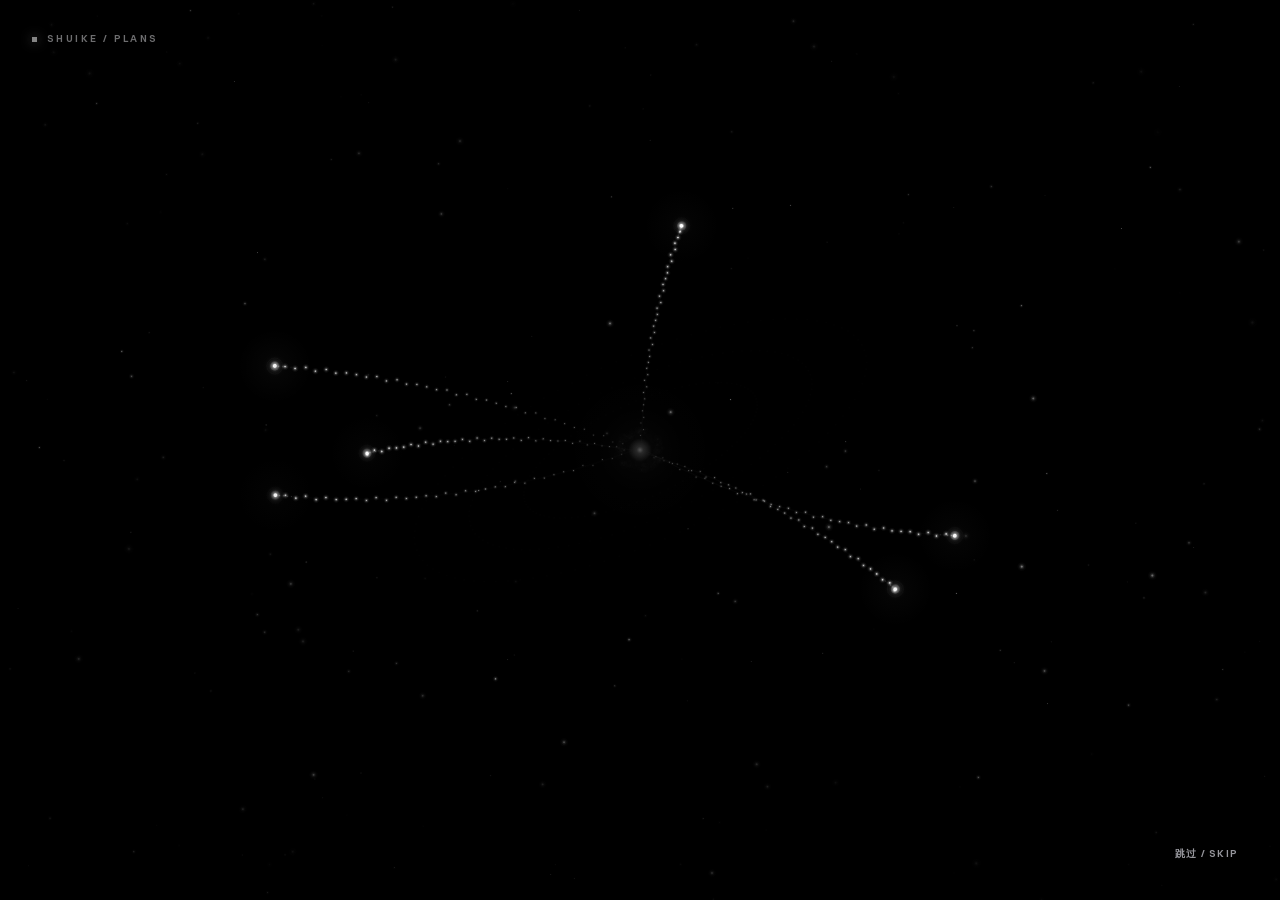
<file: plans/index.html>
<!doctype html>
<html lang="zh-CN" data-theme="dark" data-page-transition-entry="off">
<head>
  <meta charset="utf-8">
  <meta name="viewport" content="width=device-width, initial-scale=1, viewport-fit=cover">
  <meta name="theme-color" content="#000000">
  <meta name="color-scheme" content="dark">
  <meta name="description" content="SHUIKE 的计划星图：以长期方向为星群，以具体计划为星点，完成度让关联逐渐亮起。">
  <title>Plans · 星图 — SHUIKE</title>
  <script>
    // The index page owns the cinematic solar handoff; do not replay the
    // standalone Plans intro when this page is its destination.
    if (new URLSearchParams(location.search).get('from') === 'home') {
      document.documentElement.dataset.entry = 'home';
    }
  </script>
  <link rel="icon" href="data:,">
  <link rel="stylesheet" href="../css/page-transition.css?v=20261025-theme-veil">
  <script src="../js/page-transition.js?v=20261025-theme-veil"></script>
  <link rel="preload" href="../fonts/Switzer-Semibold.woff2" as="font" type="font/woff2" crossorigin>
  <link rel="stylesheet" href="plans.css?v=20261024-milkyway">
  <link rel="stylesheet" href="personal-map.css?v=20261024-personal-map">
  <noscript><style>.intro{display:none!important}</style></noscript>
</head>
<body class="is-loading">
  <script>
    // Paint the departure snapshot before loading the graph, then consume it once.
    if (document.documentElement.dataset.entry === 'home') {
      try {
        const saved = JSON.parse(sessionStorage.getItem('shuike-plans-handoff') || 'null');
        sessionStorage.removeItem('shuike-plans-handoff');
        if (saved && Date.now() - saved.created < 15000 && /^data:image\/png;base64,/.test(saved.image)) {
          window.ShuikePlansHandoff = saved;
          const still = document.createElement('img');
          still.id = 'handoff-still'; still.alt = ''; still.setAttribute('aria-hidden', 'true');
          still.src = saved.image;
          still.style.cssText = 'position:fixed;inset:0;width:100%;height:100%;z-index:1000;background:#000;pointer-events:none';
          document.body.append(still);
          setTimeout(() => still.remove(), 5000);
        }
      } catch (_) {}
    }
  </script>
  <a class="skip-link" href="#plans-canvas">跳到星图</a>
  <h1 class="sr-only">SHUIKE 计划星图</h1>

  <div class="milky-way" id="milky-way" aria-hidden="true"></div>
  <canvas class="page-stars" id="page-stars" aria-hidden="true"></canvas>
  <div class="space-wash" aria-hidden="true"></div>
  <div class="vignette" aria-hidden="true"></div>
  <div class="grain" aria-hidden="true"></div>

  <div class="app" id="app">
    <aside class="index-pane" id="index-pane" aria-label="星图索引">
      <header class="index-head">
        <div class="brand">
          <span class="brand-mark" aria-hidden="true">
            <svg viewBox="0 0 34 34" fill="none">
              <circle cx="17" cy="17" r="3.1" fill="currentColor"/>
              <ellipse cx="17" cy="17" rx="14" ry="6.1" stroke="currentColor" stroke-width="0.8" opacity=".55" transform="rotate(-27 17 17)"/>
              <circle cx="28.4" cy="10.2" r="1.35" fill="currentColor"/>
            </svg>
          </span>
          <div class="brand-copy">
            <p class="brand-name">SHUIKE <span>/ PLANS</span></p>
            <p class="brand-sub">我的计划星图</p>
          </div>
        </div>
        <button class="square-btn index-collapse" id="index-collapse" type="button" aria-label="收起索引" aria-expanded="true" aria-controls="index-tree" title="收起索引">
          <svg class="icon-left" viewBox="0 0 24 24" fill="none" stroke="currentColor" stroke-width="1.4" aria-hidden="true">
            <path d="m14 6-6 6 6 6M4 5v14"/>
          </svg>
          <svg class="icon-right" viewBox="0 0 24 24" fill="none" stroke="currentColor" stroke-width="1.4" aria-hidden="true">
            <path d="m10 6 6 6-6 6M20 5v14"/>
          </svg>
        </button>
      </header>

      <div class="index-meta">
        <div class="index-meta-line"><span>INDEX</span><span>06 方向 · 19 任务</span></div>
        <p>沿着一个方向，慢慢抵达。</p>
      </div>

      <nav class="index-tree" id="index-tree" aria-label="方向与任务树"></nav>

      <footer class="index-foot">
        <p class="index-edition">PLANS / 2026.10</p>
        <a class="return-link" href="../index.html" aria-label="返回 SHUIKE 首页">
          <span>返回首页</span>
          <svg viewBox="0 0 24 24" fill="none" stroke="currentColor" stroke-width="1.4" aria-hidden="true">
            <path d="M5 12h13M13 6l6 6-6 6"/>
          </svg>
        </a>
      </footer>
    </aside>
    <button class="index-scrim" id="index-scrim" type="button" aria-label="关闭索引" hidden></button>

    <main class="sky-workspace" aria-label="星辰区域">
      <section class="map-frame" id="map-frame" aria-label="可交互任务星图">
        <canvas
          id="plans-canvas"
          class="plans-canvas"
          tabindex="0"
          aria-label="交互式计划星图。左键拖动旋转视角，Ctrl 加左键或右键拖动平移，滚轮缩放，双击左键回到全景。悬停星点查看名称，点击星点展开计划详情。"
          aria-describedby="canvas-help"
        ></canvas>
        <div class="node-layer" id="node-layer" aria-hidden="true"></div>
        <div class="map-chrome" aria-hidden="true">
          <span>03 / PLAN CONSTELLATION</span>
          <span>DRAG TO ORBIT</span>
        </div>
        <span class="frame-corner is-tl" aria-hidden="true"></span>
        <span class="frame-corner is-tr" aria-hidden="true"></span>
        <span class="frame-corner is-bl" aria-hidden="true"></span>
        <span class="frame-corner is-br" aria-hidden="true"></span>
      </section>
    </main>

    <aside class="status-panel" id="status-panel" aria-label="任务状态">
      <header class="status-head">
        <div class="status-title">
          <p class="eyebrow">MY JOURNEY</p>
          旅程进度
        </div>
        <button class="square-btn status-collapse" id="status-collapse" type="button" aria-label="收起状态栏" aria-expanded="true" title="收起状态栏">
          <span>收起</span>
          <svg viewBox="0 0 24 24" fill="none" stroke="currentColor" stroke-width="1.4" aria-hidden="true">
            <path d="m10 6 6 6-6 6M20 5v14"/>
          </svg>
        </button>
      </header>

      <section class="status-summary" aria-label="任务完成概览">
        <div class="donut-wrap">
          <svg class="status-donut" viewBox="0 0 120 120" aria-hidden="true">
            <circle class="donut-track" cx="60" cy="60" r="52"/>
            <circle class="donut-done" id="pie-done" cx="60" cy="60" r="52"/>
          </svg>
          <div class="donut-center">
            <strong id="pie-percent">32</strong><span>%</span>
            <em>已完成</em>
          </div>
        </div>

        <div class="summary-main">
          <p class="eyebrow">TASK COMPLETION</p>
          <h3><b id="summary-done">06</b><i>/</i><b id="summary-total">19</b><span>任务已完成</span></h3>
          <p class="summary-sub"><b id="summary-doing">13</b> 项仍在进行 · 平均推进 <b id="summary-average">61</b>%</p>
          <div class="summary-legend" aria-label="图例">
            <span><i class="legend-swatch is-done"></i>已完成 <b id="legend-done">06</b></span>
            <span><i class="legend-swatch"></i>进行中 <b id="legend-doing">13</b></span>
          </div>
        </div>

        <div class="summary-side">
          <div class="stat-block">
            <span>全部任务</span>
            <strong id="summary-total-side">19</strong>
          </div>
          <div class="stat-block">
            <span>长期方向</span>
            <strong id="summary-direction-count">06</strong>
          </div>
          <div class="stat-block">
            <span>平均推进</span>
            <strong><span id="summary-average-side">61</span><small>%</small></strong>
          </div>
        </div>
      </section>

      <section class="mini-section" aria-label="星图缩略">
        <div class="mini-head">
          <span>MINI MAP</span>
          <span>LIVE</span>
        </div>
        <div class="mini-frame">
          <canvas id="mini-map" aria-hidden="true"></canvas>
          <span class="mini-corner is-tl" aria-hidden="true"></span>
          <span class="mini-corner is-br" aria-hidden="true"></span>
        </div>
        <p class="mini-note">中央星图的实时缩略；点击星点后，这里显示详情。</p>

        <aside class="detail-panel" id="detail-panel" aria-labelledby="detail-title" aria-hidden="true" tabindex="-1">
          <span class="detail-accent" aria-hidden="true"></span>
          <div class="detail-inner">
            <header class="detail-top">
              <p class="detail-kicker" id="detail-kicker"></p>
              <button class="detail-close" id="detail-close" type="button" aria-label="关闭详情" title="关闭详情">
                <svg viewBox="0 0 24 24" fill="none" stroke="currentColor" stroke-width="1.4" aria-hidden="true">
                  <path d="M6 6l12 12M18 6L6 18"/>
                </svg>
              </button>
            </header>
            <div class="detail-content" id="detail-content"></div>
          </div>
        </aside>
      </section>


    </aside>

      <footer class="status-foot sky-controls">
        <p class="gesture-hint">
          <span class="hint-desktop">拖动旋转 · Ctrl + 拖动平移 · 滚轮缩放 · 点击星点查看计划</span>
          <span class="hint-touch"><b>单指拖动</b>旋转 · <b>双指</b>缩放平移 · <b>轻点星点</b>展开</span>
        </p>
        <div class="legend" aria-label="星图图例">
          <span class="legend-item"><i class="legend-ring" aria-hidden="true"></i>完成度</span>
          <span class="legend-item"><i class="legend-ring is-done" aria-hidden="true"></i>已实现</span>
          <span class="legend-item"><i class="legend-line" aria-hidden="true"></i>关联粒子</span>
        </div>
        <div class="view-controls">
          <button class="square-btn" id="toggle-drift" type="button" aria-label="自动漂浮" aria-pressed="true">
            <svg viewBox="0 0 24 24" fill="none" stroke="currentColor" stroke-width="1.4" aria-hidden="true">
              <ellipse cx="12" cy="12" rx="9" ry="4.2" transform="rotate(-24 12 12)"/>
              <circle cx="12" cy="12" r="2.1" fill="currentColor" stroke="none"/>
              <circle cx="19.1" cy="8.1" r="1.1" fill="currentColor" stroke="none"/>
            </svg>
            <span class="view-label">
              <span class="view-label-zh">漂浮</span>
              <span class="view-label-en" aria-hidden="true">DRIFT</span>
            </span>
          </button>
          <button class="square-btn" id="toggle-labels" type="button" aria-label="显示全部名称" aria-pressed="false">
            <svg viewBox="0 0 24 24" fill="none" stroke="currentColor" stroke-width="1.4" aria-hidden="true">
              <path d="M4 7.5h9.5L20 12l-6.5 4.5H4z"/>
              <circle cx="8" cy="12" r="1" fill="currentColor" stroke="none"/>
            </svg>
            <span class="view-label">
              <span class="view-label-zh">名称</span>
              <span class="view-label-en" aria-hidden="true">LABELS</span>
            </span>
          </button>
          <button class="square-btn" id="reset-view" type="button" aria-label="回到全景">
            <svg viewBox="0 0 24 24" fill="none" stroke="currentColor" stroke-width="1.4" aria-hidden="true">
              <circle cx="12" cy="12" r="6.4"/>
              <path d="M12 2.8v3M12 18.2v3M2.8 12h3M18.2 12h3"/>
              <circle cx="12" cy="12" r="1.6" fill="currentColor" stroke="none"/>
            </svg>
            <span class="view-label">
              <span class="view-label-zh">全景</span>
              <span class="view-label-en" aria-hidden="true">OVERVIEW</span>
            </span>
          </button>
        </div>
      </footer>

    <button class="status-tab" id="status-tab" type="button" aria-label="展开状态栏" title="展开状态栏" hidden>
      <span>进度</span>
      <svg viewBox="0 0 24 24" fill="none" stroke="currentColor" stroke-width="1.4" aria-hidden="true">
        <path d="M14 6l-6 6 6 6"/>
      </svg>
    </button>
    <button class="status-scrim" id="status-scrim" type="button" aria-label="关闭状态栏" hidden></button>
  </div>

  <p class="canvas-help sr-only" id="canvas-help">
    星图中，中心是“我”，六个长期方向作为星群围绕中心，每个方向下分布着具体计划。
    星点外的圆环表示完成度，已实现的计划会保持更亮的光晕。悬停或聚焦星点会显示名称并高亮关联，
    点击可展开详情。双击左键回到全景。触屏设备可单指旋转、双指缩放与平移。键盘可用方向键旋转、加减号缩放、0 键回到全景。
  </p>

  <section class="intro" id="intro" aria-label="Plans 进场动画" role="dialog" aria-modal="true">
    <canvas id="intro-canvas" aria-hidden="true"></canvas>
    <div class="intro-ui">
      <div class="intro-top">
        <div class="intro-brand"><i aria-hidden="true"></i><span>SHUIKE / PLANS</span></div>
        <div class="intro-meta">SOLAR ENTRY / 001</div>
      </div>
      <div class="intro-bottom">
        <div class="intro-copy">
          <p class="intro-stage" id="intro-stage">01 / SOL</p>
          <p class="intro-caption" id="intro-caption" role="status" aria-live="polite">行星隐去，只留下太阳</p>
        </div>
        <div class="intro-readout">
          <div class="intro-count" aria-hidden="true"><span id="intro-percent">000</span><i>%</i></div>
          <button class="intro-skip" id="intro-skip" type="button">跳过 / SKIP</button>
        </div>
      </div>
    </div>
  </section>

  <section class="fallback" id="fallback" hidden aria-label="计划列表">
    <div class="fallback-card">
      <p class="fallback-kicker">PLANS · FALLBACK</p>
      <h2>星图暂时无法绘制</h2>
      <p class="fallback-copy">当前浏览器没有可用的 WebGL。下面是星图里的全部方向与计划，内容仍然可以阅读。</p>
      <div id="fallback-content"></div>
      <a class="fallback-link" href="../index.html">返回首页</a>
    </div>
  </section>

  <div class="sr-only" id="live" role="status" aria-live="polite"></div>

  <noscript>
    <div class="noscript">
      <p>计划星图需要 JavaScript 与 WebGL。</p>
      <a href="../index.html">返回首页</a>
    </div>
  </noscript>

  <script src="vendor/three.min.js" defer></script>
  <script src="data.js?v=20261024-intro8" defer></script>
  <script src="intro.js?v=20261024-personal-map" defer></script>
  <script src="arrival.js?v=20261024-personal-map" defer></script>
  <script src="plans.js?v=20261024-milkyway" defer></script>
</body>
</html>
</file>
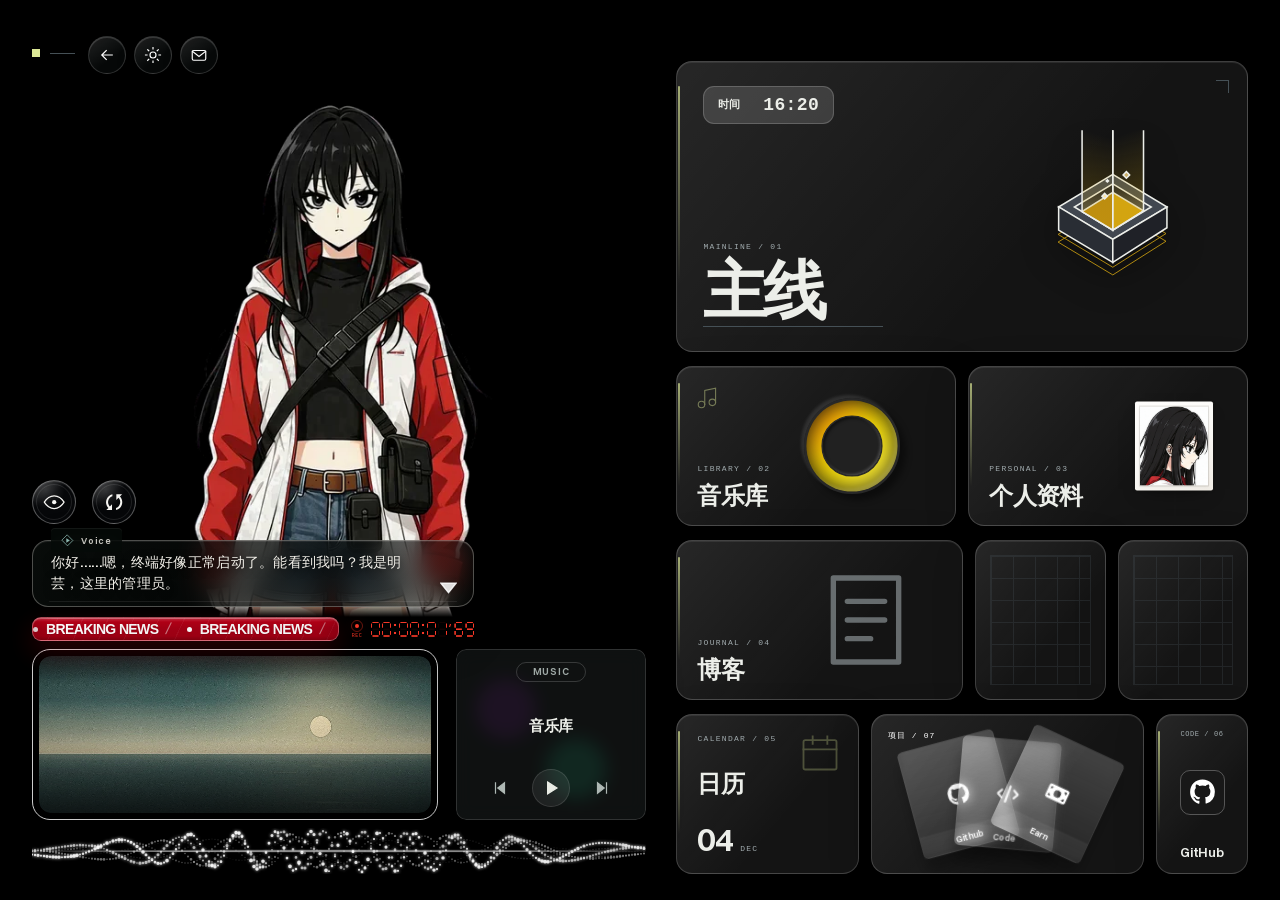
<file: profile/index.html>
<!doctype html>
<html lang="zh-CN" data-material="glass">
<head>
  <meta charset="utf-8">
  <meta name="viewport" content="width=device-width, initial-scale=1">
  <meta name="theme-color" content="#000">
  <meta name="description" content="SHUIKE · Personal Profile 个人终端">
  <title>Personal Profile · SHUIKE</title>
  <link rel="icon" href="data:,">
  <link rel="stylesheet" href="../css/page-transition.css?v=20261025-theme-veil">
  <script src="../js/page-transition.js?v=20261025-theme-veil"></script>
  <script src="../js/theme-boot.js?v=20261016-theme"></script>
  <script src="appearance.js?v=20261018-waveform-motion"></script>
  <link rel="preload" href="../fonts/Switzer-Semibold.woff2" as="font" type="font/woff2" crossorigin>
  <link rel="stylesheet" href="components.css?v=20261018">
  <link rel="stylesheet" href="profile.css?v=20261025-theme-veil">
  <link rel="stylesheet" href="appearance.css?v=20261018-waveform-motion">
  <link rel="stylesheet" href="../UI/oc-radial-menu/style.css?v=20261022-variant">
  <link rel="stylesheet" href="controls.css?v=20261022-voice2">
  <link rel="stylesheet" href="music-library.css?v=20261023-inline">
  <link rel="stylesheet" href="personal/transition.css?v=20261025-shield-final">
  <link rel="stylesheet" href="../css/contact-window.css?v=20261025-mail-card">
  <script defer src="../UI/landscape-gallery/images/gallery-data.js"></script>
  <script defer src="../UI/landscape-gallery/script.js?v=20261018-textless"></script>
  <script defer src="../UI/oc-radial-menu/script.js?v=20261022-variant"></script>
  <script defer src="profile.js?v=20261022-voice3"></script>
  <script defer src="controls.js?v=20261022-brutal"></script>
  <script defer src="music-library.js?v=20261023-inline"></script>
  <script defer src="../UI/frosted-sync/script.js"></script>
  <script defer src="../UI/recording-timer/script.js?v=20261022-embedded"></script>
  <script defer src="../js/mac-window.js?v=20261025-mac-zoom4"></script>
  <script defer src="../js/contact-dossier.js?v=20261025-dossier5"></script>
  <script defer src="../js/contact-window.js?v=20261025-mail-card"></script>
  <script defer src="profile-mail.js?v=20261025-mail-card"></script>
  <script defer src="personal/transition.js?v=20261025-back-fade"></script>
</head>
<body class="textless-layout">
  <svg class="icon-library" xmlns="http://www.w3.org/2000/svg" aria-hidden="true">
    <symbol id="i-music" viewBox="0 0 24 24"><path d="M9 18V5l10-2v13"/><circle cx="6" cy="18" r="3"/><circle cx="16" cy="16" r="3"/></symbol>
    <symbol id="i-blog" viewBox="0 0 24 24"><path d="M5 3h14v18H5zM8 8h8M8 12h8M8 16h5"/></symbol>
    <symbol id="i-calendar" viewBox="0 0 24 24"><rect x="3" y="5" width="18" height="16" rx="1"/><path d="M8 3v4m8-4v4M3 10h18"/></symbol>
  </svg>
  <div class="terminal-shell">
    <div class="theme-backdrop theme-backdrop--day" data-theme-backdrop aria-hidden="true"><span class="theme-backdrop__sand"></span></div>
    <div class="theme-backdrop theme-backdrop--night" aria-hidden="true"><span class="theme-backdrop__sand"></span></div>
    <main class="workspace">
      <div class="page-marker" data-focus-hide><span class="marker-block"></span><span class="marker-rule"></span> <span></span></div>
      <div class="corner-controls" data-focus-hide role="group" aria-label="页面快捷操作">
        <a class="corner-control" href="../index.html" aria-label="返回首页">
          <svg class="corner-icon" viewBox="0 0 24 24" aria-hidden="true">
            <path class="back-arrow" d="M19 12H6M11 6l-6 6 6 6"/>
            <path class="back-line" d="M4 5v14"/>
          </svg>
        </a>
        <button class="corner-control" type="button" data-theme-toggle aria-label="切换白天模式">
          <svg class="corner-icon icon-sun" viewBox="0 0 24 24" aria-hidden="true">
            <circle cx="12" cy="12" r="4"/>
            <path d="M12 2v2M12 20v2M2 12h2M20 12h2M4.93 4.93l1.42 1.42M17.66 17.66l1.42 1.42M19.07 4.93l-1.42 1.42M6.34 17.66l-1.42 1.42"/>
          </svg>
          <svg class="corner-icon icon-moon" viewBox="0 0 24 24" aria-hidden="true">
            <path d="M20.5 14.5A8.5 8.5 0 0 1 9.5 3.5 8.5 8.5 0 1 0 20.5 14.5z"/>
          </svg>
        </button>
        <a class="corner-control" href="../index.html#contact" data-mail-toggle aria-label="打开个人名片" aria-controls="contact-window" aria-expanded="false">
          <svg class="corner-icon envelope-closed" viewBox="0 0 24 24" aria-hidden="true">
            <rect x="3" y="6" width="18" height="13" rx="2"/>
            <path d="M3 7l9 7 9-7"/>
          </svg>
          <svg class="corner-icon envelope-open" viewBox="0 0 24 24" aria-hidden="true">
            <path d="M3 8l9-4 9 4"/>
            <rect x="3" y="8" width="18" height="11" rx="2"/>
            <path d="M7 12h10v4H7z"/>
          </svg>
        </a>
      </div>
      <p class="sr-only" role="status" aria-live="polite" data-mail-status></p>
      <!-- Left lane: the idle OC figure stands on top of the news dock; both share one bottom edge. -->
      <div class="oc-lane">
        <section class="character-stage" id="character-stage" data-character-stage data-state="idle" aria-label="OC 角色展示">
          <img class="character-art character-art--idle" src="MingYun/默认.webp" alt="明云 · 待机动画" width="640" height="1200" draggable="false" decoding="async">
          <img class="character-art character-art--action" data-character-action alt="" width="640" height="1200" draggable="false" decoding="async">
          <button class="character-hit" id="character-trigger" type="button" data-character-hit aria-label="展开明云互动菜单" aria-controls="character-menu" aria-expanded="false"></button>
          <span class="sr-only" data-character-status aria-live="polite"></span>
        </section>
        <div class="character-menu-anchor">
          <oc-radial-menu id="character-menu" data-variant="arc" external-trigger="character-trigger" data-collapsed aria-hidden="true"></oc-radial-menu>
        </div>
        <div class="news-area">
          <div class="news-tools" role="group" aria-label="显示与刷新">
            <button class="frosted-control eye-button is-shown" type="button" data-focus-toggle aria-label="隐藏其他界面，保留 OC 与互动菜单" aria-pressed="false">
              <svg class="eye-button__icon" viewBox="0 0 48 48" aria-hidden="true" focusable="false">
                <g class="eye-button__eye">
                  <path d="M4.5 24C9.7 15.4 16.5 11.5 24 11.5s14.3 3.9 19.5 12.5C38.3 32.6 31.5 36.5 24 36.5S9.7 32.6 4.5 24Z"></path>
                  <circle cx="24" cy="24" r="4.2"></circle>
                </g>
                <path class="eye-button__slash" d="M3 45 45 3"></path>
              </svg>
            </button>
            <button class="frosted-control sync-button" type="button" data-sync data-focus-hide aria-controls="topic-board" aria-expanded="false" aria-label="打开主题">
              <svg class="sync-button__icon" viewBox="0 0 24 24" aria-hidden="true" focusable="false">
                <g transform="rotate(45 12 12)">
                  <path d="M12 4V1L8 5l4 4V6c3.31 0 6 2.69 6 6 0 1.01-.25 1.97-.7 2.8l1.46 1.46A7.93 7.93 0 0 0 20 12c0-4.42-3.58-8-8-8zm0 14c-3.31 0-6-2.69-6-6 0-1.01.25-1.97.7-2.8L5.24 7.74A7.93 7.93 0 0 0 4 12c0 4.42 3.58 8 8 8v3l4-4-4-4v3z"></path>
                </g>
              </svg>
            </button>
          </div>

        <section class="news-dock" data-focus-hide aria-label="资讯与图片展示">
          <div class="news-panel">
            <div class="news-status-row">
            <section class="ticker" aria-label="Breaking News">
              <div class="ticker__track" aria-hidden="true">
                <div class="ticker__group"><span class="ticker__unit"><span class="ticker__dot"></span><span class="ticker__text">Breaking News</span><span class="ticker__slash">/</span></span><span class="ticker__unit"><span class="ticker__dot"></span><span class="ticker__text">Breaking News</span><span class="ticker__slash">/</span></span></div>
                <div class="ticker__group"><span class="ticker__unit"><span class="ticker__dot"></span><span class="ticker__text">Breaking News</span><span class="ticker__slash">/</span></span><span class="ticker__unit"><span class="ticker__dot"></span><span class="ticker__text">Breaking News</span><span class="ticker__slash">/</span></span></div>
              </div>
            </section>
            <div class="recording-timer" aria-label="页面停留计时器">
              <div class="rec" aria-hidden="true">
                <span class="rec__ring"><span class="rec__pulse"></span><span class="rec__dot"></span></span>
                <span class="rec__word">REC</span>
              </div>
              <div class="timecode" data-timecode data-theme-owner="page" role="timer" aria-live="off" aria-atomic="true" aria-label="计时 0 小时 0 分 0 秒">
                <span class="timecode__unit" data-unit="hours" aria-hidden="true"><span class="digit" data-digit></span><span class="digit" data-digit></span></span>
                <span class="separator separator--colon" aria-hidden="true"></span>
                <span class="timecode__unit" data-unit="minutes" aria-hidden="true"><span class="digit" data-digit></span><span class="digit" data-digit></span></span>
                <span class="separator separator--colon" aria-hidden="true"></span>
                <span class="timecode__unit" data-unit="seconds" aria-hidden="true"><span class="digit" data-digit></span><span class="digit" data-digit></span></span>
                <span class="separator separator--prime" aria-hidden="true"></span>
                <span class="timecode__unit" data-unit="centiseconds" aria-hidden="true"><span class="digit" data-digit></span><span class="digit" data-digit></span></span>
              </div>
            </div>
<section class="oc-voice" data-oc-voice data-open="false" aria-label="明云的对白" aria-live="polite">
              <span class="oc-voice__tag" aria-hidden="true">
                <svg class="oc-voice__icon" viewBox="0 0 20 20" aria-hidden="true" focusable="false">
                  <path d="M10 1.8 18.2 10 10 18.2 1.8 10Z"></path>
                  <path class="oc-voice__play" d="M8.2 6.4 13.6 10 8.2 13.6Z"></path>
                </svg>
                <span class="oc-voice__label">Voice</span>
              </span>
              <p class="oc-voice__text" data-oc-voice-text></p>
              <span class="oc-voice__progress" data-oc-voice-progress aria-hidden="true"></span>
              <button class="oc-voice__continue" type="button" data-oc-voice-close aria-label="关闭对话">
                <svg viewBox="0 0 18 12" aria-hidden="true" focusable="false"><path d="M1 1h16L9 11Z"></path></svg>
              </button>
            </section>
            </div>
            
            <p class="sr-only" id="gallery-help">示例图片轮播。按住暂停，左右拖动或使用左右方向键切换，Home 和 End 跳至首尾。</p>
            <div class="news-media">
              <div class="news-visual">
                <div class="media-frame">
                  <section class="gallery glass" data-gallery data-image-dir="../UI/landscape-gallery/images/" role="group" aria-roledescription="carousel" aria-label="示例图片展示" aria-describedby="gallery-help" tabindex="0" data-textless="true">
                    <div class="gallery__top"><span class="gallery__counter" aria-hidden="true"><span data-current></span><span class="gallery__counter-sep"></span><span data-total></span></span></div>
                    <div class="gallery__viewport" data-viewport><div class="gallery__track" data-track></div></div>
                    <span class="gallery__grain" aria-hidden="true"></span><span class="gallery__edge" aria-hidden="true"></span>
                  </section>
                  <noscript><img class="gallery-fallback" src="../UI/landscape-gallery/images/01-silent-tide.jpg" alt="示例图片：静谧海岸"></noscript>
                </div>
                <canvas class="news-waveform" data-waveform aria-hidden="true"></canvas>
                <div class="news-rust" aria-hidden="true"></div>
              </div>
              <aside class="player-card" aria-label="音乐播放器界面" data-playing="false" data-track-active="false">
                <span class="player-orb player-orb--violet" aria-hidden="true"></span>
                <span class="player-orb player-orb--mint" aria-hidden="true"></span>
                <div class="player-glass">
                  <span class="player-pill">MUSIC</span>
                  <div class="player-art" aria-hidden="true">
                    <svg class="player-art__icon" viewBox="0 0 24 24"><use href="#i-music"/></svg>
                    <img class="player-art__cover" data-player-art alt="" hidden>
                  </div>
                  <button class="player-title" type="button" data-music-open data-player-title aria-haspopup="dialog" aria-controls="music-window" aria-expanded="false" aria-label="音乐库，打开播放窗口">音乐库</button>
                  <span class="player-meta" data-player-meta>SHUIKE ARCHIVE</span>
                  <div class="player-controls">
                    <button class="player-control" type="button" data-player-skip="prev" aria-label="上一首"><svg viewBox="0 0 24 24" aria-hidden="true"><path d="M6 5v14M18 5v14l-9-7z"/></svg></button>
                    <button class="player-control player-control--main" type="button" data-player-toggle aria-label="播放"><svg class="player-icon player-icon--pause" viewBox="0 0 24 24" aria-hidden="true"><path d="M9 5v14M15 5v14"/></svg><svg class="player-icon player-icon--play" viewBox="0 0 24 24" aria-hidden="true"><path d="M8 5l11 7-11 7z"/></svg></button>
                    <button class="player-control" type="button" data-player-skip="next" aria-label="下一首"><svg viewBox="0 0 24 24" aria-hidden="true"><path d="M18 5v14M6 5v14l9-7z"/></svg></button>
                  </div>
                  <span class="sr-only" data-player-status aria-live="polite">已暂停</span>
                </div>
              </aside>
            </div>
          </div>
        </section>
        </div>
      </div>
      <div class="side-rail-wrap" data-focus-hide>
        <aside class="side-rail" aria-label="个人板块">
          <section class="side-hero glass" aria-labelledby="side-mainline">
            <div class="hero-topo" aria-hidden="true">
              <div class="hero-topo-inner">
                <svg viewBox="0 0 640 400" preserveAspectRatio="xMidYMid slice" focusable="false">
                  <defs>
                    <filter id="topo-warp" x="-25%" y="-25%" width="150%" height="150%" color-interpolation-filters="sRGB">
                      <feTurbulence type="fractalNoise" baseFrequency="0.006 0.01" numOctaves="4" seed="27" result="noise"/>
                      <feDisplacementMap in="SourceGraphic" in2="noise" scale="62" xChannelSelector="R" yChannelSelector="G"/>
                    </filter>
                  </defs>
                  <g filter="url(#topo-warp)" fill="none" stroke="currentColor" stroke-width=".85">
                    <g transform="rotate(-11 390 190)">
                      <ellipse cx="390" cy="190" rx="44" ry="32"/>
                      <ellipse cx="384" cy="184" rx="82" ry="58"/>
                      <ellipse cx="402" cy="198" rx="124" ry="88"/>
                      <ellipse cx="376" cy="180" rx="168" ry="122"/>
                      <ellipse cx="410" cy="204" rx="218" ry="164"/>
                      <ellipse cx="370" cy="176" rx="278" ry="212"/>
                      <ellipse cx="420" cy="220" rx="342" ry="272"/>
                    </g>
                    <g transform="rotate(14 150 300)">
                      <ellipse cx="150" cy="300" rx="36" ry="26"/>
                      <ellipse cx="138" cy="286" rx="76" ry="56"/>
                      <ellipse cx="166" cy="316" rx="118" ry="90"/>
                      <ellipse cx="124" cy="280" rx="164" ry="128"/>
                      <ellipse cx="178" cy="330" rx="218" ry="174"/>
                    </g>
                    <g transform="rotate(-18 555 340)">
                      <ellipse cx="555" cy="340" rx="32" ry="24"/>
                      <ellipse cx="570" cy="355" rx="68" ry="52"/>
                      <ellipse cx="542" cy="326" rx="108" ry="84"/>
                      <ellipse cx="580" cy="365" rx="150" ry="120"/>
                    </g>
                  </g>
                </svg>
              </div>
            </div>
            <svg class="mainline-cube" viewBox="0 0 200 200" aria-hidden="true" focusable="false">
              <g>
                <polygon transform="rotate(45 100 100)" stroke-width="1" stroke="#d3a410" fill="none" points="70,70 148,50 130,130 50,150" class="cube-bounce"/>
                <polygon transform="rotate(45 100 100)" stroke-width="1" stroke="#d3a410" fill="none" points="70,70 148,50 130,130 50,150" class="cube-bounce2"/>
                <polygon transform="rotate(45 100 100)" stroke-width="2" fill="#414750" points="70,70 150,50 130,130 50,150"/>
                <polygon stroke-width="2" fill="url(#cube-gradient-main)" points="100,70 150,100 100,130 50,100"/>
                <defs>
                  <linearGradient y2="100%" x2="10%" y1="0%" x1="0%" id="cube-gradient-main">
                    <stop stop-color="#1e2026" offset="20%"/>
                    <stop stop-color="#414750" offset="60%"/>
                  </linearGradient>
                </defs>
                <polygon transform="translate(20, 31)" stroke-width="2" fill="#b7870f" points="80,50 80,75 80,99 40,75"/>
                <polygon transform="translate(20, 31)" stroke-width="2" fill="url(#cube-gradient-side)" points="40,-40 80,-40 80,99 40,75"/>
                <defs>
                  <linearGradient y2="100%" x2="0%" y1="-17%" x1="10%" id="cube-gradient-side">
                    <stop stop-color="#d3a51000" offset="20%"/>
                    <stop class="cube-glow-stop" stop-color="#d3a51054" offset="100%"/>
                  </linearGradient>
                </defs>
                <polygon transform="rotate(180 100 100) translate(20, 20)" stroke-width="2" fill="#d3a410" points="80,50 80,75 80,99 40,75"/>
                <polygon transform="rotate(0 100 100) translate(60, 20)" stroke-width="2" fill="url(#cube-gradient-side2)" points="40,-40 80,-40 80,85 40,110.2"/>
                <defs>
                  <linearGradient y2="100%" x2="10%" y1="0%" x1="0%" id="cube-gradient-side2">
                    <stop stop-color="#d3a51000" offset="20%"/>
                    <stop class="cube-glow-stop" stop-color="#d3a51054" offset="100%"/>
                  </linearGradient>
                </defs>
                <polygon transform="rotate(45 100 100) translate(80, 95)" stroke-width="2" fill="#ffe4a1" points="5,0 5,5 0,5 0,0" class="cube-particle"/>
                <polygon transform="rotate(45 100 100) translate(80, 55)" stroke-width="2" fill="#ccb069" points="6,0 6,6 0,6 0,0" class="cube-particle"/>
                <polygon transform="rotate(45 100 100) translate(70, 80)" stroke-width="2" fill="#fff" points="2,0 2,2 0,2 0,0" class="cube-particle"/>
                <polygon stroke-width="2" fill="#292d34" points="29.5,99.8 100,142 100,172 29.5,130"/>
                <polygon transform="translate(50, 92)" stroke-width="2" fill="#1f2127" points="50,50 120.5,8 120.5,35 50,80"/>
              </g>
            </svg>
            <div class="side-clock"><span class="flip-title flip-title--time" tabindex="0" aria-label="时间 / Time"><span class="flip-title__rotor" aria-hidden="true"><span class="flip-title__face flip-title__face--zh">时间</span><span class="flip-title__face flip-title__face--en" lang="en"><span>Time</span></span></span></span><time data-side-clock>--:--</time></div>
            <div class="side-hero-body">
              <span class="side-kicker">MAINLINE / 01</span>
              <h2 id="side-mainline" class="flip-title flip-title--mainline" tabindex="0" aria-label="主线 / Main plot">
                <span class="flip-title__rotor" aria-hidden="true">
                  <span class="flip-title__face flip-title__face--zh">主线</span>
                  <span class="flip-title__face flip-title__face--en" lang="en"><span>Main plot</span></span>
                </span>
              </h2>
              <span class="side-hero-rule" aria-hidden="true"></span>
            </div>
          </section>
          <div class="side-row side-row-pair">
            <section class="side-card side-card--music glass" aria-labelledby="side-music">
              <svg class="music-float" aria-hidden="true"><use href="#i-music"/></svg>
              <span class="side-kicker">LIBRARY / 02</span>
              <div class="music-loader" aria-hidden="true"><div class="loader"><span></span></div></div>
              <h3 id="side-music" class="flip-title" tabindex="0" aria-label="音乐库 / Music library"><span class="flip-title__rotor" aria-hidden="true"><span class="flip-title__face flip-title__face--zh">音乐库</span><span class="flip-title__face flip-title__face--en" lang="en"><span>Music library</span></span></span></h3>
              <button class="music-open-hit" type="button" data-music-open aria-haspopup="dialog" aria-controls="music-window" aria-expanded="false" aria-label="打开音乐库窗口"></button>
            </section>
            <a class="side-card side-profile glass" href="../index.html" aria-labelledby="side-personal" data-profile-link data-page-transition="off">
              <span class="side-kicker">PERSONAL / 03</span>
              <figure class="side-profile-photo">
                <div class="side-profile-photo__window">
                  <img src="../UI/photo/Mingyun.png" alt="明云 — 个人资料插画肖像" width="204" height="237" draggable="false" decoding="async">
                </div>
              </figure>
              <h3 id="side-personal" class="flip-title" aria-label="个人资料 / Profile"><span class="flip-title__rotor" aria-hidden="true"><span class="flip-title__face flip-title__face--zh">个人资料</span><span class="flip-title__face flip-title__face--en" lang="en"><span>Profile</span></span></span></h3>
            </a>
          </div>
          <div class="side-row side-row-blog">
            <section class="side-card glass" aria-labelledby="side-blog">
              <span class="side-kicker">JOURNAL / 04</span>
              <svg class="blog-mark" aria-hidden="true"><use href="#i-blog"/></svg>
              <h3 id="side-blog" class="flip-title" tabindex="0" aria-label="博客 / Blog"><span class="flip-title__rotor" aria-hidden="true"><span class="flip-title__face flip-title__face--zh">博客</span><span class="flip-title__face flip-title__face--en" lang="en"><span>Blog</span></span></span></h3>
            </section>
            <div class="side-panes" aria-hidden="true">
              <div class="side-pane glass"></div>
              <div class="side-pane glass"></div>
            </div>
          </div>
          <div class="side-row side-row-bottom">
            <section class="side-card side-days glass" aria-labelledby="side-days">
              <span class="side-kicker">CALENDAR / 05</span>
              <h3 id="side-days" class="flip-title" tabindex="0" aria-label="日历 / Calendar"><span class="flip-title__rotor" aria-hidden="true"><span class="flip-title__face flip-title__face--zh">日历</span><span class="flip-title__face flip-title__face--en" lang="en"><span>Calendar</span></span></span></h3>
              <div class="side-date"><strong data-side-day>--</strong><span data-side-month>---</span></div>
              <svg class="side-icon" aria-hidden="true"><use href="#i-calendar"/></svg>
            </section>
            <div class="side-wide wide-stack glass">
              <span class="wide-kicker flip-title flip-title--project" tabindex="0" aria-label="项目 / 07 / Projects / 07"><span class="flip-title__rotor" aria-hidden="true"><span class="flip-title__face flip-title__face--zh">项目 / 07</span><span class="flip-title__face flip-title__face--en" lang="en"><span>Projects / 07</span></span></span></span>
              <div class="stack-cards" aria-hidden="true">
                <div class="stack-card" data-text="Github" style="--r:-15">
                  <svg viewBox="0 0 496 512"><path d="M165.9 397.4c0 2-2.3 3.6-5.2 3.6-3.3.3-5.6-1.3-5.6-3.6 0-2 2.3-3.6 5.2-3.6 3-.3 5.6 1.3 5.6 3.6zm-31.1-4.5c-.7 2 1.3 4.3 4.3 4.9 2.6 1 5.6 0 6.2-2s-1.3-4.3-4.3-5.2c-2.6-.7-5.5.3-6.2 2.3zm44.2-1.7c-2.9.7-4.9 2.6-4.6 4.9.3 2 2.9 3.3 5.9 2.6 2.9-.7 4.9-2.6 4.6-4.6-.3-1.9-3-3.2-5.9-2.9zM244.8 8C106.1 8 0 113.3 0 252c0 110.9 69.8 205.8 169.5 239.2 12.8 2.3 17.3-5.6 17.3-12.1 0-6.2-.3-40.4-.3-61.4 0 0-70 15-84.7-29.8 0 0-11.4-29.1-27.8-36.6 0 0-22.9-15.7 1.6-15.4 0 0 24.9 2 38.6 25.8 21.9 38.6 58.6 27.5 72.9 20.9 2.3-16 8.8-27.1 16-33.7-55.9-6.2-112.3-14.3-112.3-110.5 0-27.5 7.6-41.3 23.6-58.9-2.6-6.5-11.1-33.3 2.6-67.9 20.9-6.5 69 27 69 27 20-5.6 41.5-8.5 62.8-8.5s42.8 2.9 62.8 8.5c0 0 48.1-33.6 69-27 13.7 34.7 5.2 61.4 2.6 67.9 16 17.7 25.8 31.5 25.8 58.9 0 96.5-58.9 104.2-114.8 110.5 9.2 7.9 17 22.9 17 46.4 0 33.7-.3 75.4-.3 83.6 0 6.5 4.6 14.4 17.3 12.1C428.2 457.8 496 362.9 496 252 496 113.3 383.5 8 244.8 8zM97.2 352.9c-1.3 1-1 3.3.7 5.2 1.6 1.6 3.9 2.3 5.2 1 1.3-1 1-3.3-.7-5.2-1.6-1.6-3.9-2.3-5.2-1zm-10.8-8.1c-.7 1.3.3 2.9 2.3 3.9 1.6 1 3.6.7 4.3-.7.7-1.3-.3-2.9-2.3-3.9-2-.6-3.6-.3-4.3.7zm32.4 35.6c-1.6 1.3-1 4.3 1.3 6.2 2.3 2.3 5.2 2.6 6.5 1 1.3-1.3.7-4.3-1.3-6.2-2.2-2.3-5.2-2.6-6.5-1zm-11.4-14.7c-1.6 1-1.6 3.6 0 5.9 1.6 2.3 4.3 3.3 5.6 2.3 1.6-1.3 1.6-3.9 0-6.2-1.4-2.3-4-3.3-5.6-2z"/></svg>
                </div>
                <div class="stack-card" data-text="Code" style="--r:5">
                  <svg viewBox="0 0 640 512"><path d="M392.8 1.2c-17-4.9-34.7 5-39.6 22l-128 448c-4.9 17 5 34.7 22 39.6s34.7-5 39.6-22l128-448c4.9-17-5-34.7-22-39.6zm80.6 120.1c-12.5 12.5-12.5 32.8 0 45.3L562.7 256l-89.4 89.4c-12.5 12.5-12.5 32.8 0 45.3s32.8 12.5 45.3 0l112-112c12.5-12.5 12.5-32.8 0-45.3l-112-112c-12.5-12.5-32.8-12.5-45.3 0zm-306.7 0c-12.5-12.5-32.8-12.5-45.3 0l-112 112c-12.5 12.5-12.5 32.8 0 45.3l112 112c12.5 12.5 32.8 12.5 45.3 0s12.5-32.8 0-45.3L77.3 256l89.4-89.4c12.5-12.5 12.5-32.8 0-45.3z"/></svg>
                </div>
                <div class="stack-card" data-text="Earn" style="--r:25">
                  <svg viewBox="0 0 576 512"><path d="M64 64C28.7 64 0 92.7 0 128V384c0 35.3 28.7 64 64 64H512c35.3 0 64-28.7 64-64V128c0-35.3-28.7-64-64-64H64zm64 320H64V320c35.3 0 64 28.7 64 64zM64 192V128h64c0 35.3-28.7 64-64 64zM448 384c0-35.3 28.7-64 64-64v64H448zm64-192c-35.3 0-64-28.7-64-64h64v64zM288 160a96 96 0 1 1 0 192 96 96 0 1 1 0-192z"/></svg>
                </div>
              </div>
            </div>
            <section class="side-card side-github glass" aria-labelledby="side-github">
              <span class="side-kicker">CODE / 06</span>
              <a class="github-btn" href="https://github.com/Shui-Ke" target="_blank" rel="noopener noreferrer" aria-label="打开 Shui-Ke 的 GitHub">
                <span class="github-btn-bg" aria-hidden="true"></span>
                <span class="github-btn-face">
                  <svg class="github-btn-icon" viewBox="0 0 24 24" aria-hidden="true"><path d="M12 .5C5.73.5.99 5.24.99 11.5c0 4.86 3.15 8.98 7.52 10.43.55.1.75-.24.75-.53v-2.1c-3.06.67-3.71-1.3-3.71-1.3-.5-1.28-1.22-1.62-1.22-1.62-1-.68.08-.67.08-.67 1.1.08 1.68 1.13 1.68 1.13.98 1.68 2.57 1.2 3.2.92.1-.71.38-1.2.7-1.48-2.44-.28-5.01-1.22-5.01-5.43 0-1.2.43-2.18 1.13-2.95-.11-.28-.49-1.4.11-2.91 0 0 .92-.3 3.02 1.13a10.5 10.5 0 0 1 5.5 0c2.1-1.43 3.02-1.13 3.02-1.13.6 1.51.22 2.63.11 2.91.7.77 1.13 1.75 1.13 2.95 0 4.22-2.58 5.15-5.03 5.42.4.34.75 1.01.75 2.04v3.02c0 .29.2.64.76.53a10.52 10.52 0 0 0 7.51-10.42C23.01 5.24 18.27.5 12 .5z" fill="currentColor"/></svg>
                </span>
              </a>
              <h3 id="side-github">GitHub</h3>
            </section>
          </div>
        </aside>
      </div>
      <section class="topic-board" id="topic-board" data-topic-board data-focus-hide hidden aria-label="主题 / Topic">
        <div class="topic-board__main">
          <header class="topic-board__head">
            <span class="side-kicker">TOPIC / 01</span>
            <h2 class="topic-board__title">主题<span class="topic-board__en">Topic</span></h2>
            <p class="topic-board__hint">选择背景主题</p>
          </header>
          <div class="topic-grid" role="group" aria-label="背景主题">
            <button class="topic-thumb is-active" type="button" data-topic-pick="default" aria-pressed="true">
              <span class="topic-thumb__frame topic-thumb__frame--default" aria-hidden="true"></span>
              <span class="topic-thumb__label">默认<em>Default</em></span>
            </button>
            <button class="topic-thumb" type="button" data-topic-pick="desert" aria-pressed="false">
              <span class="topic-thumb__frame" aria-hidden="true"><img src="../UI/Topic/黄沙旅馆.png" alt="" decoding="async"></span>
              <span class="topic-thumb__label">黄沙旅馆<em>Desert Hotel</em></span>
            </button>
          </div>
        </div>
        <div class="topic-board__special">
          <header class="topic-special__head">
            <span class="side-kicker">SPECIAL / 02</span>
            <h3 class="topic-special__title">特殊主题<span class="topic-board__en">Special</span></h3>
            <p class="topic-special__hint">独立素材槽位，后续在此启用</p>
          </header>
          <div class="topic-special__slot">
            <button class="topic-thumb topic-thumb--special" type="button" disabled aria-disabled="true">
              <span class="topic-thumb__frame topic-thumb__frame--special" aria-hidden="true"><span class="topic-thumb__lock"></span></span>
              <span class="topic-thumb__label">待启用<em>Locked</em></span>
            </button>
          </div>
        </div>
      </section>
    </main>
  </div>

  <audio class="music-audio" data-music-audio preload="none" aria-hidden="true"></audio>

  <template id="music-track-template">
    <li class="mw-track">
      <div class="mw-track__row mw-grid">
        <button class="mw-cover" type="button" data-mw-cover aria-label="播放">
          <img alt="" decoding="async">
          <span class="mw-cover__action" aria-hidden="true">
            <svg class="mw-cover__play" viewBox="0 0 12 12"><path d="M4 2.1 9.3 6 4 9.9Z"/></svg>
            <svg class="mw-cover__pause" viewBox="0 0 12 12"><path d="M4 2.2v7.6M8 2.2v7.6"/></svg>
          </span>
          <span class="mw-cover__load" aria-hidden="true"></span>
          <span class="mw-cover__bar" aria-hidden="true"><i></i></span>
        </button>
        <div class="mw-track__main">
          <span class="mw-track__title"><span data-mw-row-title></span><span class="mw-eq" aria-hidden="true"><i></i><i></i><i></i></span></span>
          <span class="mw-track__artist" data-mw-row-artist></span>
        </div>
        <div class="mw-track__actions">
          <button class="mw-icon" type="button" data-mw-favorite aria-label="收藏" aria-pressed="false">
            <svg viewBox="0 0 24 24" aria-hidden="true"><path class="mw-heart-shape" d="M12 20.2 4.7 13A4.7 4.7 0 0 1 11.4 6.4L12 7l.6-.6A4.7 4.7 0 0 1 19.3 13Z"/></svg>
          </button>
          <span class="mw-badge" role="img" aria-label="本地曲目">
            <svg viewBox="0 0 12 12" aria-hidden="true"><path d="m2.5 6.2 2.2 2.2 4.8-4.8"/></svg>
          </span>
        </div>
        <span class="mw-track__album" data-mw-row-album></span>
        <span class="mw-track__duration" data-mw-row-duration></span>
        <span class="mw-track__size" data-mw-row-size></span>
      </div>
      <div class="mw-track__detail" data-mw-track-detail></div>
    </li>
  </template>

  <dialog
    class="music-window"
    id="music-window"
    data-music-window
    data-skin="night"
    aria-labelledby="music-window-title"
    aria-describedby="music-window-desc"
    aria-modal="false"
    tabindex="-1"
  >
    <div class="music-window__frame" data-mw-frame>
      <div class="mw-ambient" aria-hidden="true"></div>

      <header class="mw-titlebar" data-mw-drag>
        <div class="mw-lights" role="group" aria-label="窗口控制">
          <button class="mw-light mw-light--close" type="button" data-mw-close aria-label="关闭音乐库窗口">
            <svg viewBox="0 0 8 8" aria-hidden="true"><path d="M1.6 1.6 6.4 6.4M6.4 1.6 1.6 6.4"/></svg>
          </button>
          <button class="mw-light mw-light--minimize" type="button" data-mw-minimize aria-label="最小化音乐库并继续播放">
            <svg viewBox="0 0 8 8" aria-hidden="true"><path d="M1.6 4h4.8"/></svg>
          </button>
          <button class="mw-light mw-light--zoom" type="button" data-mw-zoom aria-label="放大音乐库窗口">
            <svg viewBox="0 0 8 8" aria-hidden="true"><path d="M1.7 4h4.6M4 1.7v4.6"/></svg>
          </button>
        </div>
        <div class="mw-titlebar__center">
          <svg viewBox="0 0 24 24" aria-hidden="true"><use href="#i-music"/></svg>
          <span id="music-window-title">音乐库</span>
          <span class="mw-titlebar__sub">/ Music Library</span>
        </div>
        <div class="mw-titlebar__actions">
          <button class="mw-theme" type="button" data-mw-theme aria-label="切换白天模式">
            <svg class="mw-theme__sun" viewBox="0 0 24 24" aria-hidden="true">
              <circle cx="12" cy="12" r="4"/>
              <path d="M12 2.5v2M12 19.5v2M2.5 12h2M19.5 12h2M5.3 5.3l1.4 1.4M17.3 17.3l1.4 1.4M18.7 5.3l-1.4 1.4M6.7 17.3l-1.4 1.4"/>
            </svg>
            <svg class="mw-theme__moon" viewBox="0 0 24 24" aria-hidden="true">
              <path d="M20.5 14.5A8.5 8.5 0 0 1 9.5 3.5 8.5 8.5 0 1 0 20.5 14.5z"/>
            </svg>
          </button>
          <span class="mw-titlebar__count" data-mw-count>01 TRACK</span>
        </div>
      </header>

      <div class="mw-hero">
        <div class="mw-hero-copy">
          <span class="mw-kicker">LIBRARY / 02</span>
          <h2>音乐库 <em>Music library</em></h2>
        </div>
        <div class="mw-stats" aria-label="音乐库统计">
          <span class="mw-stat"><strong data-mw-track-count>01</strong><span>TRACK</span></span>
          <span class="mw-stat"><strong data-mw-total-size>2.9 MB</strong><span>LOCAL</span></span>
        </div>
      </div>

      <div class="mw-columns mw-grid" aria-hidden="true">
        <span></span>
        <span>歌曲 / 歌手</span>
        <span></span>
        <span class="mw-col-album">专辑</span>
        <span class="mw-col-duration">时长</span>
        <span class="mw-col-size">大小</span>
      </div>

      <div class="mw-body" data-mw-scroll tabindex="0" role="region" aria-label="曲目列表，可用滚轮上下浏览">
        <p class="mw-alert" data-mw-alert role="alert" hidden></p>
        <ol class="mw-list" data-mw-list></ol>
        <p class="mw-empty" data-mw-empty hidden>音乐库为空</p>

        <section class="mw-archive" data-mw-archive aria-label="当前专辑信息">
          <figure class="mw-archive__cover">
            <img data-mw-archive-art alt="">
          </figure>
          <div class="mw-archive__body">
            <span class="mw-kicker">ALBUM / LOCAL FILE</span>
            <h3 data-mw-archive-title></h3>
            <p class="mw-archive__artist" data-mw-archive-artist></p>
            <dl>
              <div><dt>FORMAT</dt><dd data-mw-archive-format>M4A</dd></div>
              <div><dt>DURATION</dt><dd data-mw-archive-duration>02:05</dd></div>
              <div><dt>SIZE</dt><dd data-mw-archive-size>2.9 MB</dd></div>
              <div><dt>SOURCE</dt><dd>LOCAL</dd></div>
            </dl>
          </div>
        </section>
      </div>

      <footer class="mw-player">
        <div class="mw-player__now">
          <button class="mw-player__cover" type="button" data-mw-footer-cover aria-label="播放当前曲目">
            <img data-mw-footer-art alt="">
          </button>
          <div class="mw-player__text">
            <span class="mw-kicker">NOW PLAYING</span>
            <strong class="mw-player__title" data-mw-now-title></strong>
            <span class="mw-player__artist" data-mw-now-artist></span>
            <span class="mw-player__state" data-mw-state>READY</span>
          </div>
        </div>
        <div class="mw-transport" role="group" aria-label="播放控制">
          <button class="mw-mode" type="button" data-mw-mode data-mode="list" aria-label="播放模式：列表循环，点击切换">
            <svg class="mw-mode__icon mw-mode__icon--list" viewBox="0 0 24 24" aria-hidden="true">
              <path d="M14.2 5h1.8a5 5 0 0 1 5 5v4a5 5 0 0 1-5 5H8a5 5 0 0 1-5-5v-4a5 5 0 0 1 5-5h1.2"/>
              <path d="M11 2.8 13.6 5.4 11 8"/>
            </svg>
            <svg class="mw-mode__icon mw-mode__icon--one" viewBox="0 0 24 24" aria-hidden="true">
              <path d="M14.2 5h1.8a5 5 0 0 1 5 5v4a5 5 0 0 1-5 5H8a5 5 0 0 1-5-5v-4a5 5 0 0 1 5-5h1.2"/>
              <path d="M11 2.8 13.6 5.4 11 8"/>
              <path d="M11.2 11.6 13 10.2v5.8"/>
            </svg>
            <svg class="mw-mode__icon mw-mode__icon--shuffle" viewBox="0 0 24 24" aria-hidden="true">
              <path d="M3 7h2.2c1.4 0 2.8.7 3.6 1.9l5.4 8.2c.8 1.2 2.2 1.9 3.6 1.9H21"/>
              <path d="m18 16 3 3-3 3"/>
              <path d="M3 19h2.2c1.4 0 2.8-.7 3.6-1.9l.9-1.4"/>
              <path d="M14.3 8.9 16.2 6c.8-1.2 2.2-1.9 3.6-1.9H21"/>
              <path d="m18 1 3 3-3 3"/>
            </svg>
          </button>
          <button class="mw-transport__btn" type="button" data-mw-prev aria-label="上一首">
            <svg viewBox="0 0 24 24" aria-hidden="true"><path d="M6 5v14M18 5.5 9.4 12l8.6 6.5Z"/></svg>
          </button>
          <button class="mw-transport__main" type="button" data-mw-toggle aria-label="播放">
            <svg class="mw-btn-icon mw-btn-icon--play" viewBox="0 0 24 24" aria-hidden="true"><path d="M8 5l11 7-11 7Z"/></svg>
            <svg class="mw-btn-icon mw-btn-icon--pause" viewBox="0 0 24 24" aria-hidden="true"><path d="M9 5v14M15 5v14"/></svg>
          </button>
          <button class="mw-transport__btn" type="button" data-mw-next aria-label="下一首">
            <svg viewBox="0 0 24 24" aria-hidden="true"><path d="M18 5v14M6 5.5 14.6 12 6 18.5Z"/></svg>
          </button>
        </div>
        <div class="mw-progressrow">
          <span class="mw-time" data-mw-elapsed>00:00</span>
          <div class="mw-progress" data-mw-progress role="slider" tabindex="0" aria-label="播放进度" aria-valuemin="0" aria-valuemax="125" aria-valuenow="0" aria-valuetext="00:00 / 02:05" aria-orientation="horizontal">
            <span class="mw-progress__track" aria-hidden="true"></span>
            <span class="mw-progress__fill" aria-hidden="true"></span>
            <span class="mw-progress__thumb" aria-hidden="true"></span>
          </div>
          <span class="mw-time mw-time--total" data-mw-total>02:05</span>
        </div>
        <p class="sr-only" data-mw-live role="status" aria-live="polite">已暂停</p>
      </footer>
    </div>
  </dialog>

  <p class="sr-only" id="music-window-desc">本地音乐库。使用滚轮或方向键上下浏览曲目，点击封面上的按钮播放或暂停。</p>
</body>
</html>
</file>
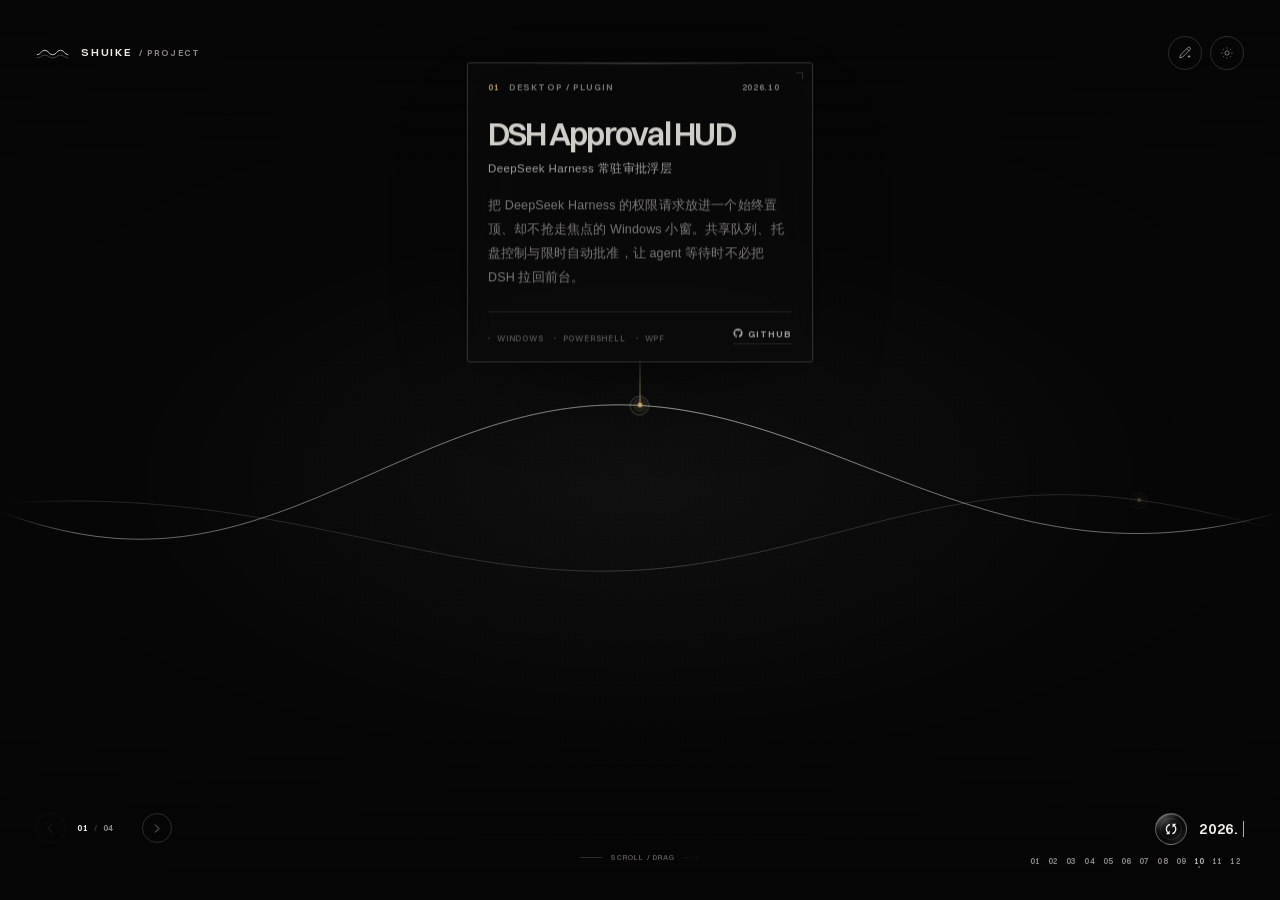
<file: projects/index.html>
<!doctype html>
<html lang="zh-CN" data-page-transition-entry="off">
<head>
  <meta charset="utf-8">
  <meta name="viewport" content="width=device-width, initial-scale=1">
  <meta name="theme-color" content="#070707">
  <meta name="color-scheme" content="dark light">
  <meta name="description" content="SHUIKE 的项目档案：在两道缓慢流动的波之间左右漫游，于波峰处展开项目简介与链接。">
  <title>Project · SHUIKE</title>
  <link rel="icon" href="data:,">
  <link rel="stylesheet" href="../css/page-transition.css?v=20261025-projects">
  <script src="../js/page-transition.js?v=20261025-projects"></script>
  <link rel="preload" href="../fonts/Switzer-Semibold.woff2" as="font" type="font/woff2" crossorigin>
  <script src="../js/theme-boot.js?v=20261016-theme"></script>
  <link rel="stylesheet" href="projects.css?v=20261025-editor3">
  <link rel="stylesheet" href="editor.css?v=20261025-editor3">
  <script src="data.js?v=20261025-editor3" defer></script>
  <script src="projects.js?v=20261025-editor3" defer></script>
  <script src="editor.js?v=20261025-editor3" defer></script>
  <noscript><style>.page-chrome,.page-foot,.wave-canvas,.project-layer,.year{visibility:hidden}</style></noscript>
</head>
<body class="is-booting">
  <a class="skip-link" href="#project-stage">跳到项目档案</a>

  <div class="atmosphere" aria-hidden="true"></div>

  <header class="page-chrome">
    <a class="brand" href="../index.html" aria-label="SHUIKE · 返回首页">
      <svg class="brand-wave" viewBox="0 0 38 16" fill="none" aria-hidden="true">
        <path d="M1 10.5c4.4 0 4.4-5 8.8-5s4.4 5 8.8 5 4.4-5 8.8-5 4.4 5 8.6 5"/>
        <path d="M1 14c4.4 0 4.4-3 8.8-3s4.4 3 8.8 3 4.4-3 8.8-3 4.4 3 8.6 3"/>
      </svg>
      <span class="brand-copy">
        <span class="brand-name">SHUIKE</span>
        <span class="brand-section">/ PROJECT</span>
      </span>
    </a>

    <div class="chrome-actions">
      <button class="chrome-toggle project-admin" type="button" data-project-editor-open aria-haspopup="dialog" aria-controls="project-editor" aria-expanded="false" aria-label="打开项目编辑器，添加或修改项目" data-tooltip="添加 / 修改项目" hidden>
        <svg class="chrome-icon project-admin__icon" viewBox="0 0 24 24" fill="none" stroke="currentColor" stroke-width="1.35" aria-hidden="true">
          <path d="M4.4 19.6 5.2 15 16.3 3.9a2.25 2.25 0 0 1 3.2 3.2L8.4 18.2l-4 .9Z"/>
          <path d="M14.7 5.5 18 8.8"/>
          <path d="M18.1 15.2v4M16.1 17.2h4"/>
        </svg>
        <span class="project-admin__dot" aria-hidden="true"></span>
      </button>

      <button class="chrome-toggle" type="button" data-theme-toggle aria-label="切换至浅色模式">
        <svg class="chrome-icon chrome-icon--sun" viewBox="0 0 24 24" fill="none" stroke="currentColor" stroke-width="1.35" aria-hidden="true">
          <circle cx="12" cy="12" r="3.6"/>
          <path d="M12 2.4v2M12 19.6v2M2.4 12h2M19.6 12h2M5.2 5.2l1.4 1.4M17.4 17.4l1.4 1.4M18.8 5.2l-1.4 1.4M6.6 17.4l-1.4 1.4"/>
        </svg>
        <svg class="chrome-icon chrome-icon--moon" viewBox="0 0 24 24" fill="none" stroke="currentColor" stroke-width="1.35" aria-hidden="true">
          <path d="M20.2 14.8A8.3 8.3 0 0 1 9.2 3.8a8.4 8.4 0 1 0 11 11Z"/>
        </svg>
      </button>
    </div>
  </header>

  <main class="project-stage" id="project-stage" data-project-stage tabindex="-1" aria-label="项目档案" aria-describedby="stage-help">
    <h1 class="sr-only">Project · SHUIKE 项目档案</h1>
    <canvas class="wave-canvas" data-wave-canvas aria-hidden="true"></canvas>
    <div class="project-layer" data-project-layer></div>
  </main>

  <footer class="page-foot">
    <nav class="pager" aria-label="项目翻页">
      <button class="pager__arrow" type="button" data-prev aria-label="上一个项目" disabled>
        <svg viewBox="0 0 18 18" fill="none" stroke="currentColor" stroke-width="1.2" aria-hidden="true">
          <path d="M11 3.5 5.5 9l5.5 5.5"/>
        </svg>
      </button>
      <p class="pager__count" aria-hidden="true">
        <span data-current>01</span><i>/</i><span class="pager__total" data-total>04</span>
      </p>
      <span class="sr-only" data-pager-status>第 1 个项目，共 4 个</span>
      <button class="pager__arrow" type="button" data-next aria-label="下一个项目">
        <svg viewBox="0 0 18 18" fill="none" stroke="currentColor" stroke-width="1.2" aria-hidden="true">
          <path d="m7 3.5 5.5 5.5L7 14.5"/>
        </svg>
      </button>
    </nav>

    <p class="gesture" data-gesture aria-hidden="true">
      <span class="gesture__line"></span>
      <span class="gesture__desktop">SCROLL / DRAG</span>
      <span class="gesture__touch">SWIPE</span>
      <span class="gesture__arrows">← →</span>
    </p>

    <div class="archive-date" data-archive-date>
      <div class="archive-date__top">
        <button class="sync-button" type="button" data-vault-toggle aria-controls="date-vault" aria-expanded="false" aria-label="打开年份选择">
          <svg class="sync-button__icon" viewBox="0 0 24 24" aria-hidden="true" focusable="false">
            <g transform="rotate(45 12 12)">
              <path d="M12 4V1L8 5l4 4V6c3.31 0 6 2.69 6 6 0 1.01-.25 1.97-.7 2.8l1.46 1.46A7.93 7.93 0 0 0 20 12c0-4.42-3.58-8-8-8zm0 14c-3.31 0-6-2.69-6-6 0-1.01.25-1.97.7-2.8L5.24 7.74A7.93 7.93 0 0 0 4 12c0 4.42 3.58 8 8 8v3l4-4-4-4v3z"></path>
            </g>
          </svg>
        </button>
        <p class="year" data-year-box aria-label="2026 年"><span class="year__value" data-year aria-hidden="true"></span><span class="year__month" data-year-month aria-hidden="true"></span><span class="year__caret" aria-hidden="true"></span></p>
      </div>
      <div class="month-strip" data-month-strip role="group" aria-label="按月份筛选项目"></div>
    </div>
  </footer>

  <aside class="date-vault" id="date-vault" data-date-vault aria-labelledby="date-vault-title" aria-hidden="true" inert>
    <span class="date-vault__glow" aria-hidden="true"></span>
    <span class="date-vault__scan" aria-hidden="true"></span>
    <div class="date-vault__inner">
      <header class="date-vault__head">
        <div class="date-vault__heading">
          <p class="date-vault__kicker">CHRONO / ARCHIVE</p>
          <h2 class="date-vault__title" id="date-vault-title">年份选择</h2>
        </div>
        <button class="date-vault__close" type="button" data-vault-close aria-label="关闭年份选择">
          <svg viewBox="0 0 20 20" fill="none" stroke="currentColor" stroke-width="1.15" aria-hidden="true">
            <path d="M4.5 4.5l11 11M15.5 4.5l-11 11"/>
          </svg>
        </button>
      </header>

      <section class="year-console" aria-labelledby="vault-year-label">
        <div class="vault-section-head">
          <span id="vault-year-label">YEAR / 年份</span>
          <span class="year-console__count" data-year-count>04 ENTRIES</span>
        </div>
        <div class="year-roller" data-year-roller role="listbox" tabindex="0" aria-label="年份。使用滚轮、拖动或上下方向键选择。">
          <span class="year-roller__rail" aria-hidden="true"></span>
          <div class="year-roller__window" data-year-window>
            <div class="year-roller__track" data-year-track></div>
          </div>
          <span class="year-roller__slot" aria-hidden="true"></span>
          <span class="year-roller__needle" aria-hidden="true"><i></i><i></i></span>
          <span class="year-roller__wheel" aria-hidden="true"></span>
        </div>
        <p class="year-roller__hint"><span>WHEEL / TAP</span><span>↑ ↓</span></p>
      </section>

      <section class="month-console" aria-labelledby="vault-month-label">
        <div class="vault-section-head">
          <span id="vault-month-label">MONTH / 月份</span>
          <button class="month-all" type="button" data-month-all aria-pressed="true">ALL</button>
        </div>
        <div class="month-grid" data-month-grid role="group" aria-label="按月份筛选项目"></div>
      </section>

      <footer class="date-vault__foot">
        <span data-vault-status>2026 · 4 ENTRIES</span>
        <span class="date-vault__seal" data-vault-seal aria-hidden="true">SHUIKE / 26</span>
      </footer>
    </div>
  </aside>

  <div class="date-vault-bloom" data-vault-bloom aria-hidden="true"></div>

  <p class="sr-only" id="stage-help">项目分布在两道缓慢起伏的流线上，项目卡按顺序在上方与下方交替展开。使用滚轮、按住左键横向拖动或触屏左右滑动浏览；键盘可用左右方向键、Home 和 End。年份与月份可在右下角的时间控件和年份选择中筛选，当前项目的简介与链接在展开的项目卡内。</p>
  <p class="sr-only" data-live role="status" aria-live="polite"></p>

  <div data-project-editor-root></div>

  <noscript>
    <div class="noscript">
      <p>项目档案需要 JavaScript 才能绘制波浪与展开项目。</p>
      <a href="../index.html">返回首页</a>
    </div>
  </noscript>

</body>
</html>
</file>
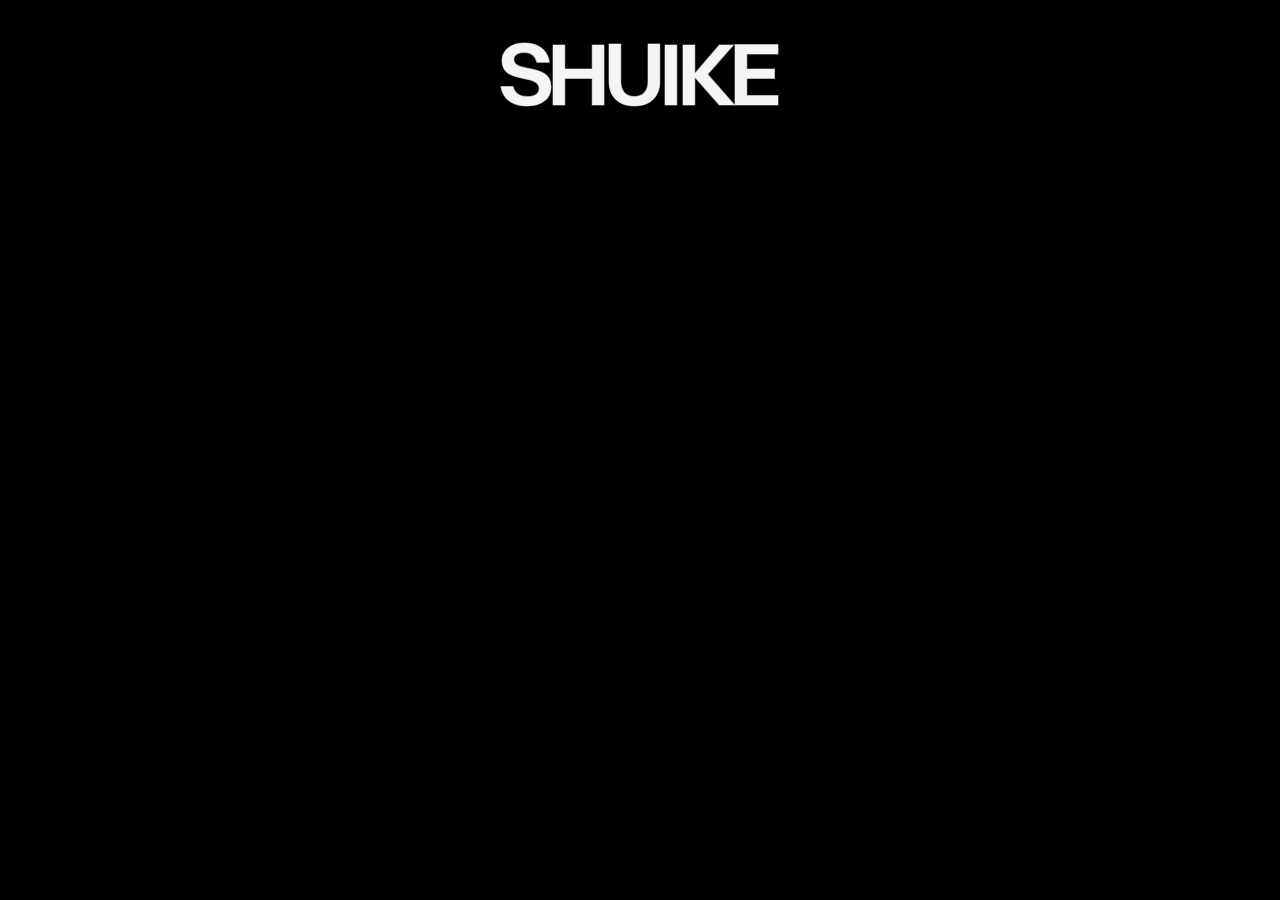
<file: UI/startup/index.html>
<!doctype html>
<html lang="zh-CN" data-theme="dark">
<head>
  <meta charset="utf-8">
  <meta name="viewport" content="width=device-width, initial-scale=1">
  <meta name="theme-color" content="#000000">
  <meta name="description" content="SHUIKE 品牌动画。">
  <title>SHUIKE · Opening</title>
  <script>
    try {
      const stored = localStorage.getItem("shuike:theme");
      const theme = stored === "light" ? "light" : "dark";
      document.documentElement.dataset.theme = theme;
      document.documentElement.style.colorScheme = theme === "light" ? "light" : "dark";
      const meta = document.querySelector('meta[name="theme-color"]');
      if (meta) meta.content = theme === "light" ? "#e9e9ec" : "#000000";
    } catch (error) {}
  </script>
  <link rel="icon" href="data:,">
  <link rel="preload" href="../../fonts/Switzer-Semibold.woff2" as="font" type="font/woff2" crossorigin>
  <link rel="stylesheet" href="../../css/theme.css?v=20261016-theme">
  <link rel="stylesheet" href="../../css/home.css?v=20261021-startup-frame">
  <link rel="stylesheet" href="../../css/intro.css?v=20261021-startup-frame">
  <link rel="stylesheet" href="startup.css?v=20261021-theme-sync2">
  <script src="../../js/intro.js?v=20261021-startup-frame" defer></script>
  <script src="startup-frame.js?v=20261021-brand-only" defer></script>
</head>
<body class="startup-page">
  <div class="intro-stage" aria-hidden="true">
    <div class="intro-grid"><div class="intro-grid-veil"></div></div>
    <div class="intro-signature">
      <div class="signature-border"></div>
      <div class="signature-wordmark"><span>Made in ShuiKe</span><i class="signature-trail"></i></div>
    </div>
  </div>

  <main class="home" aria-label="SHUIKE 开场">
    <header class="desktop-heading">
      <h1 class="home-title" aria-label="SHUIKE"><span class="title-outline" aria-hidden="true">SHUIKE</span><span class="title-fill" aria-hidden="true">SHUIKE</span><i class="title-scan" aria-hidden="true"></i></h1>
    </header>
  </main>
</body>
</html>
</file>
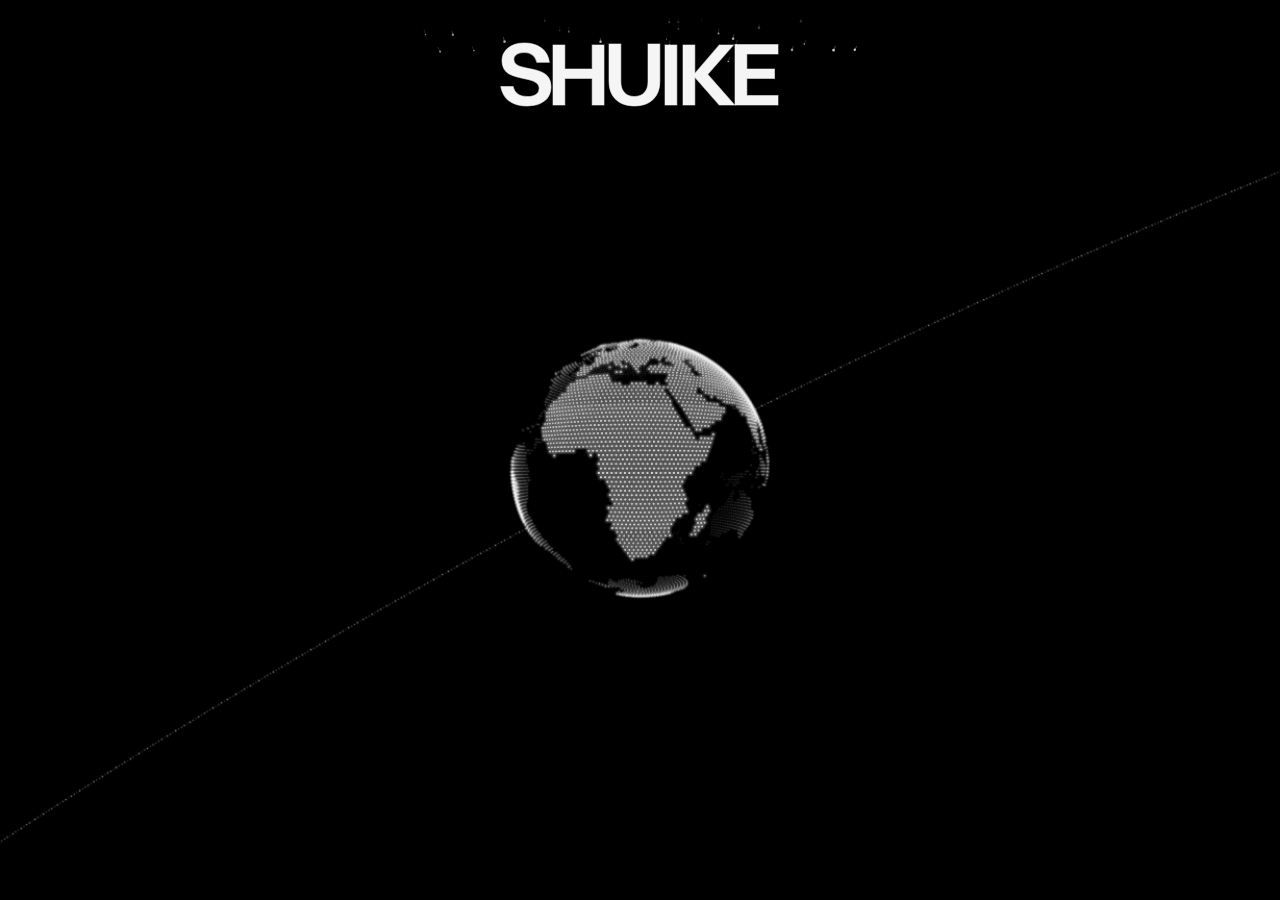
<file: home-classic.html>
<!doctype html>
<html lang="zh-CN" data-view="landing" data-page-transition-entry="off">
<head>
  <meta charset="utf-8">
  <meta name="viewport" content="width=device-width, initial-scale=1">
  <meta name="theme-color" content="#000000">
  <meta name="description" content="SHUIKE 地球首页存档。">
  <title>SHUIKE — 地球首页(存档)</title>
  <link rel="icon" href="data:,">
  <link rel="stylesheet" href="css/page-transition.css?v=20261025-theme-veil">
  <script src="js/page-transition.js?v=20261025-theme-veil"></script>
  <link rel="preload" href="fonts/Switzer-Semibold.woff2" as="font" type="font/woff2" crossorigin>
  <script src="js/theme-boot.js?v=20261016-theme"></script>
  <script>window.ShuikeIntro = { playing: true, skip() { this.playing = false; } };</script>
  <script>
    // Brand animation is a first-visit experience. ?replaybrand clears the flag.
    // Temporarily hidden: flip skipEnabled to true to re-enable the once-only rule.
    window.ShuikeBrand = { key: "shuike-brand-played", skipEnabled: false };
    try {
      if (window.ShuikeBrand.skipEnabled) {
        if (new URLSearchParams(location.search).has("replaybrand")) {
          localStorage.removeItem(window.ShuikeBrand.key);
        }
        if (localStorage.getItem(window.ShuikeBrand.key) === "1") {
          document.documentElement.dataset.brandPlayed = "1";
        }
      }
    } catch (error) {}
  </script>
  <link rel="stylesheet" href="css/home.css?v=20261021-startup-frame">
  <link rel="stylesheet" href="css/theme.css?v=20261025-theme-veil">
  <link rel="stylesheet" href="css/landing.css?v=20261024-plans-link">
  <link rel="stylesheet" href="css/plans-entry.css?v=20261024-personal-map">
  <link rel="stylesheet" href="css/folder.css?v=20261023-corner-layout">
  <link rel="stylesheet" href="css/contact-window.css?v=20261025-dossier8">
  <link rel="stylesheet" href="css/startup-frame.css?v=20261021-theme-sync2">
  <link rel="stylesheet" href="css/settings-ui.css">
  <link rel="stylesheet" href="css/settings.css?v=20261017-return-compact">
  <script src="js/grid.js" defer></script>
  <script src="js/theme.js?v=20261017-reset" defer></script>
  <script src="js/particle-jet.js" defer></script>
  <script src="js/draggable.js?v=20261017-project-folder" defer></script>
  <script src="js/geometry.js" defer></script>
  <script src="js/resizable.js?v=20261017-project-folder" defer></script>
  <script src="js/dock.js" defer></script>
  <script src="js/windows.js?v=20261025-contact" defer></script>
  <script src="js/landing.js?v=20261017-reset" defer></script>
  <script src="js/settings.js?v=20261017-reset" defer></script>
  <script src="js/window-detail.js?v=20261017-no-tooltips" defer></script>
  <script src="js/folder-drag.js?v=20261025-theme-veil" defer></script>
  <script src="js/mac-window.js?v=20261025-mac-zoom4" defer></script>
  <script src="js/contact-dossier.js?v=20261025-dossier4" defer></script>
  <script src="js/contact-window.js?v=20261025-dossier4" defer></script>
  <script src="UI/earth/earth.js?v=20261105-earth-planets" defer></script>
  <script src="js/home.js?v=20261105-earth-component" defer></script>
  <script src="js/plans-entry.js?v=20261024-personal-map" defer></script>
  <script src="js/startup-bridge.js?v=20261021-brand-once" defer></script>
</head>
<body>
  <!-- STARTUP FRAME: remove this block, startup-bridge.js, startup-frame.css and the ShuikeIntro stub to uninstall. -->
  <div class="startup-frame" data-startup-frame aria-hidden="true">
    <iframe src="UI/startup/index.html?v=20261021-theme-sync2" title="SHUIKE 开场动画" tabindex="-1" onload="this.parentElement.classList.add('is-ready')"></iframe>
  </div>
  <!-- /STARTUP FRAME -->
  <div class="pointer-grid" aria-hidden="true"></div>
  <canvas class="particle-jet" aria-hidden="true"></canvas>
  <!-- Globe, world map, ORBITAL TERMINAL and PERSONAL ARCHIVE are injected
       by the self-contained earth component (UI/earth/earth.js). -->
  <canvas class="plans-entry-canvas" id="plans-entry-canvas" aria-hidden="true"></canvas>
  <div class="plans-entry-ui" id="plans-entry-ui" aria-hidden="true">
    <p class="plans-entry-brand"><i aria-hidden="true"></i>SHUIKE / PLANS</p>
    <div class="plans-entry-foot">
      <p class="plans-entry-stage" id="plans-entry-stage">ZOOM / SOLAR</p>
      <p class="plans-entry-count"><span id="plans-entry-percent">000</span><i>%</i></p>
    </div>
  </div>
  <div class="plans-entry-black" id="plans-entry-black" aria-hidden="true"></div>
  <main class="home" aria-label="SHUIKE 首页">
    <header class="desktop-heading">
      <h1 class="home-title" aria-label="SHUIKE"><span class="title-outline" aria-hidden="true">SHUIKE</span><span class="title-fill" aria-hidden="true">SHUIKE</span><i class="title-scan" aria-hidden="true"></i></h1>
    </header>
    <nav class="landing-menu" id="landing-menu" aria-label="首页导航" inert>
      <button class="menu-item active" type="button" aria-current="page"><svg viewBox="0 0 24 24" fill="none" stroke="currentColor" stroke-width="1.8" aria-hidden="true"><path d="m3 10 9-7 9 7v10H3Z"/><path d="M9 20v-7h6v7"/></svg><span>Home</span></button>
      <button class="menu-item" id="enter-files" type="button" aria-controls="desktop window-dock"><svg viewBox="0 0 24 24" fill="none" stroke="currentColor" stroke-width="1.8" aria-hidden="true"><path d="M3 7V4h6l3 3h9v13H3Z"/><path d="M3 10h18"/></svg><span>Files</span></button>
      <a class="menu-item" id="enter-plans" href="plans/index.html" aria-label="Plans 计划星图"><svg viewBox="0 0 24 24" fill="none" stroke="currentColor" stroke-width="1.8" aria-hidden="true"><rect x="3" y="5" width="18" height="16" rx="2"/><path d="M7 2v6m10-6v6M3 10h18m-14 6 3 3 7-6"/></svg><span>Plans</span></a>
      <button class="menu-item" type="button" id="enter-settings" aria-haspopup="dialog" aria-controls="settings-dialog"><svg viewBox="0 0 24 24" fill="none" stroke="currentColor" stroke-width="1.8" aria-hidden="true"><path d="M4 7h16M4 17h16"/><circle cx="9" cy="7" r="3" fill="#454549"/><circle cx="15" cy="17" r="3" fill="#454549"/></svg><span>Settings</span></button>
    </nav>

    <dialog id="settings-dialog" aria-label="Settings · 外观设置">
      <div class="glass-card">
        <div class="card-header">
          <div class="header-dropdown-container">
            <button class="header-dropdown" type="button" aria-label="选择窗口材质" aria-expanded="false" aria-controls="material-options" autofocus>
              <span class="icon-circle" aria-hidden="true"></span><span class="title">Glass</span>
              <svg class="arrow-down" width="10" height="6" viewBox="0 0 10 6" aria-hidden="true"><path d="m1 1 4 4 4-4" fill="none" stroke="currentColor" stroke-width="1.5"/></svg>
            </button>
            <div class="dropdown-menu" id="material-options" hidden>
              <button type="button" class="dropdown-item" data-material="glass" aria-pressed="true">Glass · 毛玻璃</button>
              <button type="button" class="dropdown-item" data-material="plastic" aria-pressed="false">Plastic · 塑料</button>
              <button type="button" class="dropdown-item" data-material="metal" aria-pressed="false">Metal · 金属</button>
            </div>
          </div>
          <span class="beta-tag">Settings</span>
          <button type="button" class="close-btn" aria-label="关闭设置">✕</button>
        </div>
        <hr class="divider">
        <div class="control-group">
          <span class="group-label">Preview</span>
          <div class="material-preview-stage" aria-label="窗口材质预览"><div class="material-preview"><span></span></div></div>
        </div>
        <hr class="divider">
        <div class="sliders-container" id="appearance-controls"></div>
<div class="card-footer">
          <button class="reset-defaults" type="button" title="恢复默认外观"><span class="button-outer"><span class="button-inner"><span>return</span></span></span></button>
          <span class="reset-status" role="status"></span>
<label class="theme-switch">
  <input type="checkbox" class="theme-switch__checkbox" role="switch" aria-label="夜间模式">
  <div class="theme-switch__container">
    <div class="theme-switch__clouds"></div>
    <div class="theme-switch__stars-container">
      <svg aria-hidden="true" xmlns="http://www.w3.org/2000/svg" viewBox="0 0 144 55" fill="none">
        <path fill-rule="evenodd" clip-rule="evenodd" d="M135.831 3.00688C135.055 3.85027 134.111 4.29946 133 4.35447C134.111 4.40947 135.055 4.85867 135.831 5.71123C136.607 6.55462 136.996 7.56303 136.996 8.72727C136.996 7.95722 137.172 7.25134 137.525 6.59129C137.886 5.93124 138.372 5.39954 138.98 5.00535C139.598 4.60199 140.268 4.39114 141 4.35447C139.88 4.2903 138.936 3.85027 138.16 3.00688C137.384 2.16348 136.996 1.16425 136.996 0C136.996 1.16425 136.607 2.16348 135.831 3.00688ZM31 23.3545C32.1114 23.2995 33.0551 22.8503 33.8313 22.0069C34.6075 21.1635 34.9956 20.1642 34.9956 19C34.9956 20.1642 35.3837 21.1635 36.1599 22.0069C36.9361 22.8503 37.8798 23.2903 39 23.3545C38.2679 23.3911 37.5976 23.602 36.9802 24.0053C36.3716 24.3995 35.8864 24.9312 35.5248 25.5913C35.172 26.2513 34.9956 26.9572 34.9956 27.7273C34.9956 26.563 34.6075 25.5546 33.8313 24.7112C33.0551 23.8587 32.1114 23.4095 31 23.3545ZM0 36.3545C1.11136 36.2995 2.05513 35.8503 2.83131 35.0069C3.6075 34.1635 3.99559 33.1642 3.99559 32C3.99559 33.1642 4.38368 34.1635 5.15987 35.0069C5.93605 35.8503 6.87982 36.2903 8 36.3545C7.26792 36.3911 6.59757 36.602 5.98015 37.0053C5.37155 37.3995 4.88644 37.9312 4.52481 38.5913C4.172 39.2513 3.99559 39.9572 3.99559 40.7273C3.99559 39.563 3.6075 38.5546 2.83131 37.7112C2.05513 36.8587 1.11136 36.4095 0 36.3545ZM56.8313 24.0069C56.0551 24.8503 55.1114 25.2995 54 25.3545C55.1114 25.4095 56.0551 25.8587 56.8313 26.7112C57.6075 27.5546 57.9956 28.563 57.9956 29.7273C57.9956 28.9572 58.172 28.2513 58.5248 27.5913C58.8864 26.9312 59.3716 26.3995 59.9802 26.0053C60.5976 25.602 61.2679 25.3911 62 25.3545C60.8798 25.2903 59.9361 24.8503 59.1599 24.0069C58.3837 23.1635 57.9956 22.1642 57.9956 21C57.9956 22.1642 57.6075 23.1635 56.8313 24.0069ZM81 25.3545C82.1114 25.2995 83.0551 24.8503 83.8313 24.0069C84.6075 23.1635 84.9956 22.1642 84.9956 21C84.9956 22.1642 85.3837 23.1635 86.1599 24.0069C86.9361 24.8503 87.8798 25.2903 89 25.3545C88.2679 25.3911 87.5976 25.602 86.9802 26.0053C86.3716 26.3995 85.8864 26.9312 85.5248 27.5913C85.172 28.2513 84.9956 28.9572 84.9956 29.7273C84.9956 28.563 84.6075 27.5546 83.8313 26.7112C83.0551 25.8587 82.1114 25.4095 81 25.3545ZM136 36.3545C137.111 36.2995 138.055 35.8503 138.831 35.0069C139.607 34.1635 139.996 33.1642 139.996 32C139.996 33.1642 140.384 34.1635 141.16 35.0069C141.936 35.8503 142.88 36.2903 144 36.3545C143.268 36.3911 142.598 36.602 141.98 37.0053C141.372 37.3995 140.886 37.9312 140.525 38.5913C140.172 39.2513 139.996 39.9572 139.996 40.7273C139.996 39.563 139.607 38.5546 138.831 37.7112C138.055 36.8587 137.111 36.4095 136 36.3545ZM101.831 49.0069C101.055 49.8503 100.111 50.2995 99 50.3545C100.111 50.4095 101.055 50.8587 101.831 51.7112C102.607 52.5546 102.996 53.563 102.996 54.7273C102.996 53.9572 103.172 53.2513 103.525 52.5913C103.886 51.9312 104.372 51.3995 104.98 51.0053C105.598 50.602 106.268 50.3911 107 50.3545C105.88 50.2903 104.936 49.8503 104.16 49.0069C103.384 48.1635 102.996 47.1642 102.996 46C102.996 47.1642 102.607 48.1635 101.831 49.0069Z" fill="currentColor"></path>
      </svg>
    </div>
    <div class="theme-switch__circle-container">
      <div class="theme-switch__sun-moon-container">
        <div class="theme-switch__moon">
          <div class="theme-switch__spot"></div>
          <div class="theme-switch__spot"></div>
          <div class="theme-switch__spot"></div>
        </div>
      </div>
    </div>
  </div>
</label>
</div>
      </div>
    </dialog>
    <section id="desktop" aria-label="毛玻璃桌面" inert></section>
    <nav class="window-dock" aria-label="打开或恢复窗口" id="window-dock" inert></nav>
    <p class="sr-only" role="status" id="window-status"></p>
    <noscript><p class="no-script">请启用 JavaScript 以使用桌面窗口。</p></noscript>
  </main>
</body>
</html>
</file>
<file: css/page-transition.css>
/* SHUIKE universal page transition.
   A full-viewport veil is the only moving part: the current document fades
   under it, then the destination is revealed as the veil fades away. The veil
   follows the active day/night skin (black at night, the page's paper tone by
   day), so it never flashes the wrong background between themes.
   The cover lives on <html> so it can be painted before <body> is parsed.
   Timings and easing are owned by js/page-transition.js; these rules supply
   the layers, the theme colours and the no-script-safe background. */

:root {
  --spt-veil: #000;
  --spt-z-index: 2147483000;
}

html[data-theme="light"] {
  --spt-veil: #e9e9ec;
}

html.spt-leaving,
html.spt-entering {
  background: var(--spt-veil);
  overscroll-behavior: none;
}

html.spt-leaving body {
  cursor: progress;
}

.spt-overlay {
  position: fixed;
  inset: 0;
  z-index: var(--spt-z-index);
  width: 100%;
  height: 100%;
  margin: 0;
  border: 0;
  background: var(--spt-veil);
  opacity: 1;
  pointer-events: auto;
  touch-action: none;
  overscroll-behavior: none;
  user-select: none;
  -webkit-tap-highlight-color: transparent;
  contain: strict;
  will-change: opacity;
  transform: translateZ(0);
}

.spt-overlay[data-phase="out"] {
  cursor: progress;
}

/* Belt-and-braces only: JavaScript drives the fade with WAAPI and its own
   fallback. If a future browser path uses the class instead, keep it short. */
@media (prefers-reduced-motion: reduce) {
  .spt-overlay {
    transition-duration: 1ms !important;
  }
}
</file>
<file: plans/plans.css>
/* Plans — a hard-edged constellation console.
   Left: permanent tree index. Center: one large status frame with a donut,
   a miniature interactive star map, and the controls docked to its bottom. */
@font-face {
  font-family: Switzer;
  src: url('../fonts/Switzer-Semibold.woff2') format('woff2');
  font-weight: 600;
  font-style: normal;
  font-display: swap;
}

:root {
  --bg: #000000;
  --ink: #f3f3f3;
  --ink-soft: #bbbbbb;
  --ink-dim: #7a7a7a;
  --ink-faint: #4a4a4a;
  --gold: #f2f2f2;
  --cool: #c8c8c8;
  --line: rgba(255, 255, 255, 14%);
  --line-strong: rgba(255, 255, 255, 22%);
  --line-soft: rgba(255, 255, 255, 7%);
  --surface: rgba(10, 10, 10, 88%);
  --surface-2: rgba(14, 14, 14, 92%);
  --surface-deep: rgba(6, 6, 6, 96%);
  --font: Switzer, "Helvetica Neue", Arial, "PingFang SC", "Microsoft YaHei", sans-serif;
  --font-body: "Helvetica Neue", Arial, "PingFang SC", "Microsoft YaHei", sans-serif;
  --index-width: 314px;
  --index-rail: 54px;
  --status-width: 338px;
  --pad: 18px;
  --safe-top: env(safe-area-inset-top, 0px);
  --safe-bottom: env(safe-area-inset-bottom, 0px);
}

* { box-sizing: border-box; }

html,
body {
  width: 100%;
  min-height: 100%;
  margin: 0;
  background: var(--bg);
}

html { color-scheme: dark; }

body {
  height: 100svh;
  overflow: hidden;
  color: var(--ink);
  font-family: var(--font-body);
  -webkit-font-smoothing: antialiased;
  text-rendering: optimizeLegibility;
  background:
    radial-gradient(ellipse 80% 64% at 52% 44%, #0f0f0f 0%, #070707 45%, #000000 78%),
    #000000;
}

button,
a { -webkit-tap-highlight-color: transparent; }

button {
  margin: 0;
  color: inherit;
  font: inherit;
  cursor: pointer;
}

a { color: inherit; }
::selection { background: rgba(209, 209, 209, 28%); color: #ffffff; }
[hidden] { display: none !important; }

.sr-only {
  position: absolute;
  width: 1px;
  height: 1px;
  padding: 0;
  margin: -1px;
  overflow: hidden;
  clip: rect(0 0 0 0);
  white-space: nowrap;
  border: 0;
}

.skip-link {
  position: fixed;
  top: 10px;
  left: 50%;
  z-index: 300;
  padding: 9px 15px;
  border: 1px solid var(--line-strong);
  background: #090909;
  color: var(--ink);
  font-size: 10px;
  text-decoration: none;
  transform: translate(-50%, -150%);
}

.skip-link:focus-visible { transform: translate(-50%, 0); outline: 1px solid var(--gold); }

/* -------------------------------------------------------------------- sky */

.milky-way {
  position: fixed;
  inset: -2%;
  z-index: 0;
  pointer-events: none;
  background: url("assets/milkyway.webp") center center / cover no-repeat;
  filter: saturate(.55) brightness(.48) contrast(1.1);
  opacity: .48;
  mix-blend-mode: screen;
  transform-origin: 50% 50%;
  will-change: transform;
  -webkit-mask-image: radial-gradient(ellipse 76% 72% at 50% 46%, #000 12%, rgba(0, 0, 0, .82) 52%, transparent 92%);
  mask-image: radial-gradient(ellipse 76% 72% at 50% 46%, #000 12%, rgba(0, 0, 0, .82) 52%, transparent 92%);
}

.page-stars {
  position: fixed;
  inset: 0;
  z-index: 0;
  width: 100%;
  height: 100%;
  pointer-events: none;
  transform-origin: 50% 50%;
  will-change: transform;
}

.space-wash,
.vignette,
.grain {
  position: fixed;
  inset: 0;
  z-index: 1;
  pointer-events: none;
}

.space-wash {
  background:
    radial-gradient(ellipse 44% 36% at 56% 42%, rgba(128, 128, 128, 15%), transparent 72%),
    radial-gradient(ellipse 34% 28% at 10% 10%, rgba(108, 108, 108, 10%), transparent 76%),
    radial-gradient(ellipse 38% 32% at 90% 80%, rgba(146, 146, 146, 8%), transparent 76%),
    radial-gradient(ellipse 58% 42% at 68% 24%, rgba(170, 170, 170, 5%), transparent 78%);
}

.space-wash::before {
  content: "";
  position: absolute;
  inset: -8%;
  pointer-events: none;
  background:
    radial-gradient(ellipse 38% 26% at 63% 38%, rgba(205, 207, 218, 10%), transparent 70%),
    radial-gradient(ellipse 34% 28% at 30% 64%, rgba(150, 152, 165, 7%), transparent 72%);
  filter: blur(44px);
  animation: nebula-drift 46s ease-in-out infinite alternate;
}

@keyframes nebula-drift {
  from { transform: translate3d(-1%, 1%, 0) scale(1); }
  to { transform: translate3d(1%, -1%, 0) scale(1.04); }
}

.vignette {
  z-index: 2;
  background:
    linear-gradient(180deg, rgba(0, 0, 0, 36%) 0%, transparent 13%, transparent 82%, rgba(0, 0, 0, 45%) 100%),
    radial-gradient(ellipse 82% 74% at 50% 48%, transparent 48%, rgba(0, 0, 0, 30%) 80%, rgba(0, 0, 0, 66%) 100%);
}

.grain {
  z-index: 3;
  opacity: .03;
  mix-blend-mode: soft-light;
  background-image: url("data:image/svg+xml,%3Csvg xmlns='http://www.w3.org/2000/svg' width='160' height='160'%3E%3Cfilter id='n'%3E%3CfeTurbulence type='fractalNoise' baseFrequency='.86' numOctaves='2' stitchTiles='stitch'/%3E%3CfeColorMatrix type='saturate' values='0'/%3E%3C/filter%3E%3Crect width='100%25' height='100%25' filter='url(%23n)'/%3E%3C/svg%3E");
  background-size: 160px 160px;
}

/* ----------------------------------------------------------------- shell */

.app {
  position: relative;
  z-index: 10;
  display: flex;
  width: 100%;
  height: 100svh;
}

.workspace {
  position: relative;
  flex: 1 1 auto;
  min-width: 0;
  height: 100svh;
  padding: 16px;
  overflow: hidden;
}

/* --------------------------------------------------------------- index */

.index-pane {
  position: relative;
  z-index: 30;
  display: flex;
  flex: 0 0 auto;
  flex-direction: column;
  width: var(--index-width);
  height: 100svh;
  overflow: hidden;
  border-right: 1px solid var(--line);
  background:
    linear-gradient(180deg, rgba(12, 12, 12, 96%), rgba(6, 6, 6, 94%)),
    #090909;
  box-shadow: 18px 0 50px rgba(0, 0, 0, 28%);
  transition: width .32s cubic-bezier(.2,.72,.2,1), transform .3s ease;
}

.index-pane::after {
  content: "";
  position: absolute;
  top: 0;
  right: 0;
  bottom: 0;
  width: 1px;
  background: linear-gradient(180deg, transparent, rgba(255, 255, 255, 20%) 25%, transparent 80%);
  pointer-events: none;
}

body.is-loading .index-pane {
  opacity: 0;
  transform: translateX(-14px);
}

body.is-ready .index-pane {
  animation: index-arrive .6s .04s cubic-bezier(.2,.72,.2,1);
}

.index-head {
  display: flex;
  align-items: center;
  justify-content: space-between;
  gap: 12px;
  min-height: 82px;
  padding: 16px 14px 15px 18px;
  border-bottom: 1px solid var(--line);
  flex: 0 0 auto;
}

.brand {
  display: flex;
  align-items: center;
  gap: 10px;
  min-width: 0;
}

.brand-mark {
  display: grid;
  place-items: center;
  width: 34px;
  height: 34px;
  flex: 0 0 auto;
  color: var(--gold);
}

.brand-mark svg { width: 100%; height: 100%; }
.brand-copy { min-width: 0; }

.brand-name {
  margin: 0;
  overflow: hidden;
  font-family: var(--font);
  font-size: 9px;
  font-weight: 600;
  line-height: 1.3;
  letter-spacing: .16em;
  color: var(--ink);
  white-space: nowrap;
  text-overflow: ellipsis;
}

.brand-name span { color: var(--ink-dim); }

.brand-sub {
  margin: 5px 0 0;
  overflow: hidden;
  font-family: var(--font);
  font-size: 6.5px;
  font-weight: 600;
  line-height: 1.3;
  letter-spacing: .14em;
  color: var(--ink-dim);
  white-space: nowrap;
  text-overflow: ellipsis;
}

.square-btn {
  display: inline-flex;
  align-items: center;
  justify-content: center;
  gap: 7px;
  min-width: 29px;
  height: 29px;
  padding: 0 9px;
  border: 1px solid var(--line);
  border-radius: 0;
  background: transparent;
  color: var(--ink-dim);
  font-family: var(--font);
  font-size: 7.5px;
  font-weight: 600;
  letter-spacing: .1em;
  white-space: nowrap;
  transition: color .18s, border-color .18s, background .18s;
}

.square-btn svg { width: 14px; height: 14px; flex: 0 0 auto; }

.square-btn:hover,
.square-btn:focus-visible {
  border-color: var(--line-strong);
  background: rgba(255, 255, 255, 4%);
  color: var(--ink);
  outline: none;
}

.square-btn:focus-visible { box-shadow: 0 0 0 1px var(--gold); }
.square-btn[aria-pressed="true"],
.square-btn[aria-expanded="true"] {
  border-color: rgba(209, 209, 209, 40%);
  background: rgba(209, 209, 209, 7%);
  color: var(--gold);
}

.index-collapse { width: 29px; min-width: 29px; padding: 0; }
.index-collapse .icon-right { display: none; }
.index-pane.is-collapsed .index-collapse .icon-left { display: none; }
.index-pane.is-collapsed .index-collapse .icon-right { display: block; }

.index-meta {
  padding: 13px 18px 14px;
  border-bottom: 1px solid var(--line);
  flex: 0 0 auto;
}

.index-meta-line {
  display: flex;
  justify-content: space-between;
  gap: 12px;
  font-family: var(--font);
  font-size: 6.5px;
  font-weight: 600;
  letter-spacing: .14em;
  color: var(--ink-dim);
  text-transform: uppercase;
}

.index-meta p {
  margin: 9px 0 0;
  font-size: 9px;
  line-height: 1.75;
  color: var(--ink-faint);
}

.index-tree {
  flex: 1 1 auto;
  min-height: 0;
  overflow-x: hidden;
  overflow-y: auto;
  padding: 8px 0 18px;
  scrollbar-width: thin;
  scrollbar-color: rgba(255, 255, 255, 12%) transparent;
}

.index-tree::-webkit-scrollbar { width: 4px; }
.index-tree::-webkit-scrollbar-thumb { background: rgba(255, 255, 255, 12%); }

.tree-self {
  display: flex;
  align-items: center;
  gap: 10px;
  width: 100%;
  padding: 10px 18px;
  border: 0;
  border-bottom: 1px solid var(--line-soft);
  border-radius: 0;
  background: transparent;
  color: var(--ink-soft);
  text-align: left;
  transition: background .18s, color .18s, box-shadow .18s;
}

.tree-self:hover,
.tree-self:focus-visible {
  background: rgba(255, 255, 255, 4%);
  color: var(--ink);
  outline: none;
}

.tree-self.is-active {
  background: rgba(209, 209, 209, 7%);
  box-shadow: inset 2px 0 0 var(--gold);
  color: var(--ink);
}

.tree-self-mark {
  display: grid;
  place-items: center;
  width: 23px;
  height: 23px;
  flex: 0 0 auto;
  border: 1px solid rgba(209, 209, 209, 45%);
  color: var(--gold);
  font-family: var(--font-body);
  font-size: 10px;
  line-height: 1;
}

.tree-self-copy {
  display: flex;
  flex-direction: column;
  gap: 3px;
  min-width: 0;
  flex: 1 1 auto;
}

.tree-self-copy strong {
  font-family: var(--font-body);
  font-size: 11px;
  font-weight: 500;
  letter-spacing: .1em;
}

.tree-self-copy small {
  font-family: var(--font);
  font-size: 6.5px;
  font-weight: 600;
  letter-spacing: .16em;
  color: var(--ink-dim);
}

.tree-self-meta {
  font-family: var(--font);
  font-size: 8px;
  font-style: normal;
  letter-spacing: .05em;
  color: var(--ink-dim);
}

.tree-group { padding-top: 2px; }

.tree-row {
  display: flex;
  align-items: stretch;
  min-height: 43px;
  padding-right: 12px;
}

.tree-twist {
  display: grid;
  place-items: center;
  width: 31px;
  flex: 0 0 auto;
  padding: 0;
  border: 0;
  background: transparent;
  color: var(--ink-faint);
}

.tree-twist svg { width: 12px; height: 12px; transition: transform .2s ease; }
.tree-twist:hover,
.tree-twist:focus-visible { color: var(--ink); outline: none; }
.tree-group.is-collapsed .tree-twist svg { transform: rotate(-90deg); }

.tree-row-main {
  display: flex;
  align-items: center;
  gap: 9px;
  flex: 1 1 auto;
  min-width: 0;
  padding: 7px 0 7px 2px;
  border: 0;
  border-radius: 0;
  background: transparent;
  text-align: left;
  transition: background .18s, box-shadow .18s;
}

.tree-row-main:hover,
.tree-row-main:focus-visible {
  background: rgba(255, 255, 255, 3%);
  outline: none;
}

.tree-row-main:focus-visible { box-shadow: inset 2px 0 0 var(--line-strong); }

.tree-row-main.is-active {
  background: rgba(209, 209, 209, 6%);
  box-shadow: inset 2px 0 0 var(--gold);
}

.tree-color {
  width: 7px;
  height: 7px;
  flex: 0 0 auto;
  border: 0;
  background: var(--group-color, var(--cool));
  box-shadow: 0 0 8px -2px var(--group-color, var(--cool));
}

.tree-text {
  display: flex;
  flex-direction: column;
  gap: 3px;
  min-width: 0;
  flex: 1 1 auto;
}

.tree-text strong {
  overflow: hidden;
  font-family: var(--font-body);
  font-size: 11px;
  font-weight: 500;
  line-height: 1.2;
  letter-spacing: .1em;
  color: var(--ink-soft);
  white-space: nowrap;
  text-overflow: ellipsis;
}

.tree-row-main.is-active .tree-text strong { color: var(--ink); }

.tree-text small {
  overflow: hidden;
  font-family: var(--font);
  font-size: 6px;
  font-weight: 600;
  line-height: 1.1;
  letter-spacing: .13em;
  color: var(--ink-dim);
  white-space: nowrap;
  text-overflow: ellipsis;
}

.tree-pct {
  margin-left: auto;
  padding-left: 8px;
  font-family: var(--font);
  font-size: 7.5px;
  font-style: normal;
  letter-spacing: .03em;
  color: var(--ink-faint);
  font-variant-numeric: tabular-nums;
}

.tree-children {
  display: grid;
  grid-template-rows: 1fr;
  transition: grid-template-rows .25s cubic-bezier(.2,.72,.2,1);
}

.tree-group.is-collapsed .tree-children { grid-template-rows: 0fr; }
.tree-children-inner { min-height: 0; overflow: hidden; }

.tree-task {
  display: flex;
  align-items: center;
  gap: 8px;
  width: 100%;
  padding: 6px 14px 6px 42px;
  border: 0;
  border-radius: 0;
  background: transparent;
  color: var(--ink-dim);
  text-align: left;
  font-size: 10px;
  line-height: 1.45;
  transition: color .18s, background .18s, box-shadow .18s;
}

.tree-task::before {
  content: "";
  width: 3px;
  height: 3px;
  flex: 0 0 auto;
  background: var(--group-color, var(--cool));
  opacity: .55;
}

.tree-task-name {
  overflow: hidden;
  white-space: nowrap;
  text-overflow: ellipsis;
}

.tree-task-meta {
  margin-left: auto;
  padding-left: 8px;
  font-family: var(--font);
  font-size: 7px;
  font-style: normal;
  letter-spacing: .03em;
  color: var(--ink-faint);
  font-variant-numeric: tabular-nums;
}

.tree-task:hover,
.tree-task:focus-visible {
  background: rgba(255, 255, 255, 3%);
  color: var(--ink-soft);
  outline: none;
}

.tree-task:focus-visible { box-shadow: inset 2px 0 0 var(--line-strong); }

.tree-task.is-active {
  background: rgba(209, 209, 209, 6%);
  box-shadow: inset 2px 0 0 var(--gold);
  color: var(--ink);
}

.tree-task.is-active::before { opacity: 1; background: var(--gold); }
.tree-task.is-done { color: var(--ink-soft); }
.tree-task.is-done .tree-task-meta { color: var(--gold); }

.index-foot {
  display: flex;
  align-items: center;
  justify-content: space-between;
  gap: 10px;
  min-height: 56px;
  padding: 10px 14px 10px 18px;
  border-top: 1px solid var(--line);
  flex: 0 0 auto;
}

.index-edition {
  margin: 0;
  font-family: var(--font);
  font-size: 6.5px;
  font-weight: 600;
  letter-spacing: .12em;
  color: var(--ink-faint);
  white-space: nowrap;
}

.return-link {
  display: inline-flex;
  align-items: center;
  justify-content: center;
  gap: 7px;
  height: 28px;
  padding: 0 9px;
  border: 1px solid var(--line);
  color: var(--ink-dim);
  font-family: var(--font);
  font-size: 7.5px;
  font-weight: 600;
  letter-spacing: .08em;
  text-decoration: none;
  transition: color .18s, border-color .18s, background .18s;
}

.return-link svg { width: 13px; height: 13px; }
.return-link:hover,
.return-link:focus-visible {
  border-color: var(--line-strong);
  background: rgba(255, 255, 255, 4%);
  color: var(--ink);
  outline: none;
}
.return-link:focus-visible { box-shadow: 0 0 0 1px var(--gold); }

/* collapsed index */

.index-pane.is-collapsed { width: var(--index-rail); }
.index-pane.is-collapsed .index-head {
  flex-direction: column;
  justify-content: flex-start;
  gap: 9px;
  min-height: 0;
  padding: 12px 0 11px;
}
.index-pane.is-collapsed .brand { justify-content: center; }
.index-pane.is-collapsed .brand-mark { width: 27px; height: 27px; }
.index-pane.is-collapsed .brand-copy,
.index-pane.is-collapsed .index-meta,
.index-pane.is-collapsed .index-foot .index-edition,
.index-pane.is-collapsed .return-link span,
.index-pane.is-collapsed .tree-self-copy,
.index-pane.is-collapsed .tree-self-meta,
.index-pane.is-collapsed .tree-text,
.index-pane.is-collapsed .tree-pct,
.index-pane.is-collapsed .tree-twist,
.index-pane.is-collapsed .tree-children { display: none; }

.index-pane.is-collapsed .index-foot { justify-content: center; padding: 10px 0; min-height: 48px; }
.index-pane.is-collapsed .return-link { width: 29px; height: 29px; padding: 0; }
.index-pane.is-collapsed .tree-self {
  justify-content: center;
  padding: 8px 0;
}
.index-pane.is-collapsed .tree-self-mark { width: 28px; height: 28px; }
.index-pane.is-collapsed .tree-row { padding: 0; justify-content: center; }
.index-pane.is-collapsed .tree-row-main { flex: 0 0 auto; justify-content: center; width: 40px; height: 38px; padding: 0; }
.index-pane.is-collapsed .tree-color { width: 8px; height: 8px; }

/* ------------------------------------------------------------- workspace */

.status-frame {
  position: relative;
  display: grid;
  grid-template-rows: 64px auto minmax(0, 1fr) auto;
  width: 100%;
  height: 100%;
  overflow: hidden;
  border: 1px solid var(--line);
  background:
    linear-gradient(180deg, rgba(14, 14, 14, 91%), rgba(7, 7, 7, 94%)),
    #080808;
  box-shadow: 0 24px 80px rgba(0, 0, 0, 52%), inset 0 1px rgba(255, 255, 255, 4%);
  transition: transform .45s cubic-bezier(.2,.72,.2,1), opacity .32s ease, visibility .45s;
}

body.is-loading .status-frame {
  opacity: 0;
  transform: translateY(10px) scale(.965);
}

body.is-ready .status-frame {
  animation: frame-arrive .78s cubic-bezier(.2,.72,.2,1);
}

.status-frame.is-collapsed {
  visibility: hidden;
  opacity: 0;
  pointer-events: none;
  transform: translateX(calc(100% + 28px));
}

.status-head {
  display: flex;
  align-items: center;
  justify-content: space-between;
  gap: 18px;
  padding: 0 var(--pad);
  border-bottom: 1px solid var(--line);
}

.status-title { display: flex; flex-direction: column; gap: 5px; }

.eyebrow {
  margin: 0;
  font-family: var(--font);
  font-size: 6.5px;
  font-weight: 600;
  line-height: 1.3;
  letter-spacing: .2em;
  color: var(--ink-dim);
  text-transform: uppercase;
}

.status-title h1 {
  margin: 0;
  font-family: var(--font-body);
  font-size: 17px;
  font-weight: 500;
  line-height: 1;
  letter-spacing: .12em;
  color: var(--ink);
}

.status-actions { display: flex; align-items: center; gap: 14px; }

.status-live {
  display: inline-flex;
  align-items: center;
  gap: 7px;
  font-family: var(--font);
  font-size: 6.5px;
  font-weight: 600;
  letter-spacing: .14em;
  color: var(--ink-dim);
  white-space: nowrap;
}

.status-live i {
  width: 5px;
  height: 5px;
  background: var(--gold);
  box-shadow: 0 0 7px rgba(209, 209, 209, 65%);
  animation: live-pulse 3.4s ease-in-out infinite;
}

.status-collapse { gap: 6px; }
.status-collapse svg { width: 13px; height: 13px; transform: rotate(90deg); }

/* ---------------------------------------------------------------- summary */

.status-summary {
  display: grid;
  grid-template-columns: 158px minmax(0, 1fr) 238px;
  align-items: center;
  gap: 26px;
  min-height: 176px;
  padding: 18px var(--pad) 20px;
  border-bottom: 1px solid var(--line);
}

.donut-wrap {
  position: relative;
  width: 132px;
  height: 132px;
  justify-self: center;
}

.status-donut {
  width: 100%;
  height: 100%;
  overflow: visible;
  transform: rotate(-90deg);
}

.donut-track,
.donut-done {
  fill: none;
  stroke-width: 8;
}

.donut-track { stroke: rgba(255, 255, 255, 10%); }

.donut-done {
  stroke: var(--gold);
  stroke-linecap: butt;
  stroke-dasharray: 0 327;
  transition: stroke-dasharray 1.1s cubic-bezier(.2,.72,.2,1);
  filter: drop-shadow(0 0 5px rgba(209, 209, 209, 38%));
}

.donut-center {
  position: absolute;
  inset: 0;
  display: flex;
  align-items: baseline;
  justify-content: center;
  padding-top: 45px;
  color: var(--ink);
}

.donut-center strong {
  font-family: var(--font);
  font-size: 32px;
  font-weight: 600;
  line-height: 1;
  letter-spacing: -.04em;
  font-variant-numeric: tabular-nums;
}

.donut-center span {
  margin-left: 2px;
  font-family: var(--font);
  font-size: 9px;
  font-weight: 600;
  color: var(--ink-dim);
}

.donut-center em {
  position: absolute;
  top: 79px;
  left: 0;
  right: 0;
  font-family: var(--font);
  font-size: 6.5px;
  font-style: normal;
  letter-spacing: .18em;
  text-align: center;
  color: var(--ink-dim);
}

.summary-main { min-width: 0; }

.summary-main h2 {
  display: flex;
  align-items: baseline;
  gap: 5px;
  margin: 7px 0 0;
  font-family: var(--font-body);
  font-size: 25px;
  font-weight: 500;
  line-height: 1;
  letter-spacing: -.03em;
  color: var(--ink);
}

.summary-main h2 b {
  font-family: var(--font);
  font-size: 30px;
  font-weight: 600;
  letter-spacing: -.05em;
  color: var(--ink);
  font-variant-numeric: tabular-nums;
}

.summary-main h2 i {
  font-family: var(--font);
  font-size: 17px;
  font-style: normal;
  font-weight: 600;
  letter-spacing: -.03em;
  color: var(--ink-faint);
}

.summary-main h2 span {
  margin-left: 6px;
  font-size: 10px;
  font-weight: 400;
  letter-spacing: .08em;
  color: var(--ink-dim);
}

.summary-main h2 b:last-of-type { color: var(--ink-soft); }

.summary-sub {
  margin: 10px 0 0;
  font-family: var(--font);
  font-size: 7.5px;
  font-weight: 600;
  letter-spacing: .07em;
  color: var(--ink-dim);
}

.summary-sub b { color: var(--ink-soft); font-weight: 600; }

.summary-copy {
  max-width: 560px;
  margin: 13px 0 0;
  font-size: 10px;
  line-height: 1.75;
  color: var(--ink-faint);
}

.summary-legend {
  display: flex;
  flex-wrap: wrap;
  gap: 18px;
  margin-top: 14px;
  font-family: var(--font);
  font-size: 7px;
  font-weight: 600;
  letter-spacing: .06em;
  color: var(--ink-dim);
}

.summary-legend span { display: inline-flex; align-items: center; gap: 6px; }
.summary-legend b { color: var(--ink-soft); font-weight: 600; }

.legend-swatch {
  width: 6px;
  height: 6px;
  background: rgba(255, 255, 255, 18%);
}

.legend-swatch.is-done { background: var(--gold); box-shadow: 0 0 7px -1px rgba(209, 209, 209, 50%); }

.summary-side {
  display: flex;
  flex-direction: column;
  justify-content: center;
  height: 100%;
  padding-left: 24px;
  border-left: 1px solid var(--line-soft);
}

.stat-block {
  display: flex;
  align-items: baseline;
  justify-content: space-between;
  gap: 12px;
  padding: 8px 0;
  border-bottom: 1px solid var(--line-soft);
}

.stat-block:last-child { border-bottom: 0; }

.stat-block span {
  font-size: 8px;
  letter-spacing: .08em;
  color: var(--ink-dim);
}

.stat-block strong {
  font-family: var(--font);
  font-size: 17px;
  font-weight: 600;
  line-height: 1;
  letter-spacing: -.02em;
  color: var(--ink-soft);
  font-variant-numeric: tabular-nums;
}

.stat-block strong small {

  margin-left: 2px;
  font-size: 8px;
  color: var(--ink-dim);
}

/* -------------------------------------------------------------------- map */

.map-stage {
  min-height: 0;
  padding: 12px var(--pad) 12px;
}

.map-frame {
  position: relative;
  width: 100%;
  height: 100%;
  overflow: hidden;
  border: 1px solid var(--line);
  background:
    radial-gradient(ellipse 56% 52% at 50% 47%, #131313 0%, #080808 48%, #030303 100%);
  box-shadow: inset 0 0 60px rgba(0, 0, 0, 44%);
}

.map-frame::before {
  content: "";
  position: absolute;
  inset: 0;
  z-index: 1;
  background:
    linear-gradient(90deg, transparent 49.95%, rgba(255, 255, 255, 2.5%) 50%, transparent 50.05%),
    linear-gradient(0deg, transparent 49.95%, rgba(255, 255, 255, 2.5%) 50%, transparent 50.05%);
  pointer-events: none;
}

.plans-canvas {
  position: absolute;
  inset: 0;
  z-index: 1;
  display: block;
  width: 100%;
  height: 100%;
  touch-action: none;
  cursor: grab;
  outline: none;
  opacity: 0;
  transition: opacity .7s ease;
}

body.is-ready .plans-canvas { opacity: 1; }
body.is-rotating .plans-canvas { cursor: grabbing; }
body.is-panning .plans-canvas { cursor: move; }
body.is-hovering-node .plans-canvas { cursor: pointer; }

.plans-canvas:focus-visible {
  outline: 1px solid rgba(209, 209, 209, 65%);
  outline-offset: -7px;
}

.node-layer {
  position: absolute;
  inset: 0;
  z-index: 5;
  overflow: hidden;
  pointer-events: none;
}

.map-chrome {
  position: absolute;
  top: 0;
  left: 0;
  right: 0;
  z-index: 6;
  display: flex;
  justify-content: space-between;
  gap: 16px;
  padding: 10px 12px;
  font-family: var(--font);
  font-size: 6px;
  font-weight: 600;
  letter-spacing: .16em;
  color: var(--ink-faint);
  pointer-events: none;
  text-transform: uppercase;
}

.frame-corner {
  position: absolute;
  z-index: 7;
  width: 12px;
  height: 12px;
  border: 0 solid rgba(209, 209, 209, 45%);
  pointer-events: none;
}

.frame-corner.is-tl { top: 7px; left: 7px; border-top-width: 1px; border-left-width: 1px; }
.frame-corner.is-tr { top: 7px; right: 7px; border-top-width: 1px; border-right-width: 1px; }
.frame-corner.is-bl { bottom: 7px; left: 7px; border-bottom-width: 1px; border-left-width: 1px; }
.frame-corner.is-br { bottom: 7px; right: 7px; border-bottom-width: 1px; border-right-width: 1px; }

/* ------------------------------------------------------------- status tab */

.status-tab {
  position: fixed;
  top: 50%;
  right: 0;
  z-index: 65;
  display: flex;
  flex-direction: column;
  align-items: center;
  gap: 8px;
  width: 30px;
  padding: 14px 0;
  border: 1px solid var(--line-strong);
  border-right: 0;
  border-radius: 0;
  background: rgba(11, 11, 11, 94%);
  color: var(--ink-dim);
  writing-mode: vertical-rl;
  transform: translateY(-50%);
  font-family: var(--font);
  font-size: 6.5px;
  font-weight: 600;
  letter-spacing: .18em;
}

.status-tab svg { width: 13px; height: 13px; transform: rotate(180deg); }
.status-tab:hover,
.status-tab:focus-visible { color: var(--gold); border-color: rgba(209, 209, 209, 40%); outline: none; }

/* ----------------------------------------------------------------- footer */

.status-foot {
  display: grid;
  grid-template-columns: minmax(210px, 1fr) auto auto;
  align-items: center;
  gap: 18px;
  min-height: 68px;
  padding: 10px var(--pad);
  border-top: 1px solid var(--line);
  background: rgba(8, 8, 8, 40%);
}

.gesture-hint {
  margin: 0;
  font-size: 8px;
  line-height: 1.7;
  letter-spacing: .02em;
  color: var(--ink-faint);
}

.gesture-hint b { font-weight: 500; color: var(--ink-dim); }
.hint-touch { display: none; }

.legend {
  display: flex;
  align-items: center;
  gap: 13px;
  font-family: var(--font);
  font-size: 6.5px;
  font-weight: 600;
  letter-spacing: .08em;
  color: var(--ink-dim);
  white-space: nowrap;
}

.legend-item { display: inline-flex; align-items: center; gap: 6px; }

.legend-ring {
  position: relative;
  width: 9px;
  height: 9px;
  flex: 0 0 auto;
  border: 1px solid rgba(255, 255, 255, 18%);
  border-radius: 50%;
}

.legend-ring::after {
  content: "";
  position: absolute;
  inset: -1px;
  border-radius: 50%;
  background: conic-gradient(from -90deg, var(--cool) 0 32%, transparent 32% 100%);
  -webkit-mask: radial-gradient(farthest-side, transparent calc(100% - 2px), #000000 calc(100% - 1px));
  mask: radial-gradient(farthest-side, transparent calc(100% - 2px), #000000 calc(100% - 1px));
  opacity: .8;
}

.legend-ring.is-done { border-color: rgba(209, 209, 209, 50%); }
.legend-ring.is-done::after { background: conic-gradient(from -90deg, var(--gold) 0 100%, transparent 0); }
.legend-line { width: 14px; height: 1px; background: repeating-linear-gradient(90deg, var(--cool) 0 3px, transparent 3px 5px); opacity: .7; }

.view-controls { display: flex; align-items: center; gap: 4px; }
.view-controls .square-btn { height: 28px; font-size: 7px; }

.view-label {
  position: relative;
  display: inline-block;
  min-width: 4.2em;
  height: 1em;
  line-height: 1;
  text-align: center;
}

.view-label-zh,
.view-label-en {
  display: block;
  white-space: nowrap;
  transition: transform .28s cubic-bezier(.2, .7, .2, 1), opacity .18s ease;
}

.view-label-zh { transform: translateY(0); opacity: 1; }

.view-label-en {
  position: absolute;
  top: 0;
  left: 50%;
  transform: translate(-50%, .72em);
  opacity: 0;
  color: inherit;
  font-size: .78em;
  font-weight: 600;
  letter-spacing: .08em;
  pointer-events: none;
}

.square-btn:hover .view-label-zh,
.square-btn:focus-visible .view-label-zh {
  transform: translateY(-.72em);
  opacity: 0;
}

.square-btn:hover .view-label-en,
.square-btn:focus-visible .view-label-en {
  transform: translate(-50%, 0);
  opacity: 1;
}

/* ----------------------------------------------------------------- labels */

.node-anchor {
  position: absolute;
  top: 0;
  left: 0;
  width: 0;
  height: 0;
  pointer-events: none;
  will-change: transform;
}

.node-label {
  position: absolute;
  top: 0;
  left: 0;
  display: flex;
  flex-direction: column;
  align-items: center;
  white-space: nowrap;
  pointer-events: none;
  opacity: 0;
  transform: translate(-50%, calc(-100% - 14px)) translateY(3px) scale(.97);
  transform-origin: 50% 100%;
  transition: opacity .22s ease, transform .28s cubic-bezier(.2,.7,.2,1);
  text-shadow: 0 1px 14px rgba(0, 0, 0, 95%), 0 0 24px rgba(0, 0, 0, 80%);
}

.node-label.is-visible { opacity: 1; transform: translate(-50%, calc(-100% - 14px)) translateY(0) scale(1); }
.node-label.is-visible.is-dim { opacity: .28; }

.node-label .label-zh {
  display: block;
  font-family: var(--font-body);
  font-size: 11.5px;
  font-weight: 500;
  line-height: 1.2;
  letter-spacing: .13em;
  color: rgba(243, 243, 243, 85%);
}

.node-label .label-en {
  display: block;
  margin-top: 4px;
  font-family: var(--font);
  font-size: 6.5px;
  font-weight: 600;
  line-height: 1;
  letter-spacing: .2em;
  color: var(--node-color, var(--cool));
  opacity: .8;
}

.node-label .label-meta {
  display: block;
  max-height: 0;
  margin-top: 0;
  overflow: hidden;
  font-size: 8px;
  line-height: 1.4;
  letter-spacing: .03em;
  color: var(--ink-soft);
  opacity: 0;
  transition: max-height .22s, opacity .22s, margin .22s;
}

.node-label.is-hovered .label-zh { color: #ffffff; }
.node-label.is-hovered .label-meta { max-height: 16px; margin-top: 4px; opacity: 1; }

.node-label.label-center {
  transform: translate(-50%, 20px) translateY(-3px) scale(.98);
  text-shadow: 0 1px 18px #000000, 0 0 28px #000000;
}
.node-label.label-center.is-visible { transform: translate(-50%, 20px) translateY(0) scale(1); }
.node-label.label-center .label-zh {
  font-family: var(--font);
  font-size: 14px;
  font-weight: 600;
  letter-spacing: .22em;
  color: var(--ink);
}
.node-label.label-center .label-en { font-size: 6px; letter-spacing: .3em; color: var(--gold); opacity: .62; }
.node-label.label-center .label-meta { color: var(--gold); }

.node-label.label-plan {
  text-shadow: none;
  transform: translate(-50%, calc(-100% - 13px)) translateY(3px) scale(.96);
}
.node-label.label-plan.is-visible { transform: translate(-50%, calc(-100% - 13px)) translateY(0) scale(1); }
.node-label.label-plan.is-below { transform: translate(-50%, 15px) translateY(-3px) scale(.96); }
.node-label.label-plan.is-below.is-visible { transform: translate(-50%, 15px) translateY(0) scale(1); }

.plan-bubble {
  display: flex;
  align-items: center;
  gap: 6px;
  padding: 5px 7px;
  border: 1px solid rgba(255, 255, 255, 14%);
  border-radius: 0;
  background: rgba(9, 9, 9, 88%);
  box-shadow: 0 6px 18px rgba(0, 0, 0, 36%), inset 0 1px rgba(255, 255, 255, 4%);
}

.plan-bubble i {
  width: 4px;
  height: 4px;
  flex: 0 0 auto;
  background: var(--node-color, var(--cool));
  box-shadow: 0 0 7px var(--node-color, var(--cool));
}

.plan-bubble .plan-name {
  font-family: var(--font-body);
  font-size: 9.5px;
  line-height: 1.2;
  letter-spacing: .02em;
  color: var(--ink);
}

.plan-bubble .plan-percent {
  font-family: var(--font);
  font-size: 7px;
  font-weight: 600;
  letter-spacing: .03em;
  color: var(--ink-dim);
  font-variant-numeric: tabular-nums;
}

.node-label.is-related { opacity: .92; }
.node-label.is-related .plan-bubble { background: rgba(9, 9, 9, 76%); border-color: rgba(255, 255, 255, 9%); }
.node-label.is-related .plan-bubble .plan-name { color: var(--ink-soft); }
.node-label.label-plan.is-hovered .plan-bubble {
  border-color: var(--node-color, rgba(255, 255, 255, 25%));
  box-shadow: 0 6px 18px rgba(0, 0, 0, 42%), 0 0 16px -7px var(--node-color, #ffffff);
}

body.has-constellation .node-label.label-direction { opacity: .38; }
body.has-constellation .node-label.label-direction.is-hovered { opacity: .9; }

/* ----------------------------------------------------------------- detail */

.detail-panel {
  position: absolute;
  top: 12px;
  right: 12px;
  bottom: 12px;
  z-index: 20;
  display: flex;
  flex-direction: column;
  width: min(368px, 47%);
  min-height: 0;
  overflow: hidden;
  border: 1px solid var(--line-strong);
  background:
    linear-gradient(156deg, rgba(22, 22, 22, 96%), rgba(8, 8, 8, 98%)),
    #0b0b0b;
  box-shadow: 0 24px 60px rgba(0, 0, 0, 58%), inset 0 1px rgba(255, 255, 255, 5%);
  opacity: 0;
  visibility: hidden;
  pointer-events: none;
  transform: translateX(12px);
  transition: opacity .28s ease, transform .35s cubic-bezier(.2,.72,.2,1), visibility .28s;
}

.detail-panel.is-open {
  opacity: 1;
  visibility: visible;
  pointer-events: auto;
  transform: none;
  animation: panel-flash-pop .55s cubic-bezier(.2,.72,.2,1);
}

.detail-panel::before {
  content: "";
  position: absolute;
  inset: -1px;
  z-index: 3;
  border: 1px solid #ffffff;
  opacity: 0;
  pointer-events: none;
}

.detail-panel.is-open::before {
  animation: border-flash .5s ease-out;
}

.detail-accent {
  position: absolute;
  top: 0;
  left: 18px;
  right: 18px;
  height: 1px;
  background: linear-gradient(90deg, transparent, var(--accent, var(--cool)), transparent);
  opacity: .8;
  pointer-events: none;
}

.detail-inner {
  display: flex;
  flex-direction: column;
  min-height: 0;
  height: 100%;
}

.detail-top {
  display: flex;
  align-items: flex-start;
  justify-content: space-between;
  gap: 14px;
  padding: 17px 16px 0 20px;
  flex: 0 0 auto;
}

.detail-kicker {
  margin: 3px 0 0;
  font-family: var(--font);
  font-size: 7px;
  font-weight: 600;
  line-height: 1.5;
  letter-spacing: .17em;
  text-transform: uppercase;
  color: var(--accent, var(--cool));
}

.detail-close {
  display: grid;
  place-items: center;
  width: 28px;
  height: 28px;
  flex: 0 0 auto;
  padding: 0;
  border: 1px solid var(--line);
  border-radius: 0;
  background: rgba(255, 255, 255, 2%);
  color: var(--ink-dim);
  transition: color .18s, background .18s, border-color .18s;
}

.detail-close svg { width: 13px; height: 13px; }
.detail-close:hover,
.detail-close:focus-visible {
  border-color: var(--line-strong);
  background: rgba(255, 255, 255, 7%);
  color: var(--ink);
  outline: none;
}
.detail-close:focus-visible { box-shadow: 0 0 0 1px var(--gold); }

.detail-content {
  min-height: 0;
  overflow-y: auto;
  overscroll-behavior: contain;
  padding: 0 20px 22px;
  scrollbar-width: thin;
  scrollbar-color: rgba(255, 255, 255, 14%) transparent;
}

.detail-content::-webkit-scrollbar { width: 4px; }
.detail-content::-webkit-scrollbar-thumb { background: rgba(255, 255, 255, 12%); }

.detail-title {
  margin: 14px 0 0;
  font-family: var(--font);
  font-size: 24px;
  font-weight: 600;
  line-height: 1.2;
  letter-spacing: -.035em;
  color: var(--ink);
}

.detail-title-en {
  margin: 6px 0 0;
  font-family: var(--font);
  font-size: 7px;
  font-weight: 600;
  letter-spacing: .2em;
  color: var(--ink-dim);
}

.detail-progress { margin: 20px 0 17px; }

.progress-head {
  display: flex;
  align-items: flex-end;
  justify-content: space-between;
  gap: 12px;
}

.progress-caption {
  margin: 0;
  font-family: var(--font);
  font-size: 7px;
  font-weight: 600;
  letter-spacing: .15em;
  text-transform: uppercase;
  color: var(--ink-dim);
}

.progress-value {
  margin: 0;
  font-family: var(--font);
  font-size: 23px;
  font-weight: 600;
  line-height: .9;
  letter-spacing: -.045em;
  color: var(--ink);
  font-variant-numeric: tabular-nums;
}

.progress-value span { margin-left: 2px; font-size: 9px; letter-spacing: 0; color: var(--ink-dim); }

.progress-track {
  position: relative;
  height: 2px;
  margin-top: 11px;
  background: rgba(255, 255, 255, 8%);
}

.progress-fill {
  position: absolute;
  inset: 0 auto 0 0;
  width: 0;
  background: linear-gradient(90deg, var(--accent, var(--cool)), var(--gold));
  box-shadow: 0 0 12px -2px var(--accent, var(--cool));
  transition: width .9s cubic-bezier(.22,.7,.2,1);
}

.progress-fill::after {
  content: "";
  position: absolute;
  top: 50%;
  right: -1px;
  width: 4px;
  height: 4px;
  background: var(--gold);
  box-shadow: 0 0 9px var(--gold);
  transform: translateY(-50%);
}

.detail-summary {
  margin: 0;
  font-size: 11.5px;
  line-height: 1.9;
  letter-spacing: .01em;
  color: var(--ink-soft);
}

.detail-note {
  margin: 16px 0 0;
  padding: 0 0 0 12px;
  border-left: 1px solid var(--line);
  font-size: 10.5px;
  line-height: 1.8;
  color: var(--ink-dim);
}

.detail-meta {
  display: flex;
  flex-wrap: wrap;
  align-items: center;
  justify-content: space-between;
  gap: 8px 16px;
  margin: 17px 0 0;
  padding: 10px 0;
  border-top: 1px solid var(--line-soft);
  border-bottom: 1px solid var(--line-soft);
  font-family: var(--font);
  font-size: 7px;
  font-weight: 600;
  letter-spacing: .08em;
  color: var(--ink-dim);
  text-transform: uppercase;
}

.detail-meta span { display: inline-flex; align-items: center; gap: 6px; }
.detail-meta i { width: 3px; height: 3px; background: var(--accent, var(--cool)); }
.detail-meta b { font-weight: 600; color: var(--ink-soft); }

.section-title {
  display: flex;
  align-items: center;
  gap: 10px;
  margin: 20px 0 11px;
  font-family: var(--font);
  font-size: 7px;
  font-weight: 600;
  letter-spacing: .17em;
  text-transform: uppercase;
  color: var(--ink-dim);
}

.section-title::after { content: ""; flex: 1; height: 1px; background: var(--line-soft); }

.steps { margin: 0; padding: 0; list-style: none; }

.step {
  position: relative;
  padding: 0 0 12px 20px;
  font-size: 10.5px;
  line-height: 1.7;
  color: var(--ink-faint);
}

.step:last-child { padding-bottom: 0; }

.step::before {
  content: "";
  position: absolute;
  top: 5px;
  left: 0;
  width: 6px;
  height: 6px;
  border: 1px solid rgba(255, 255, 255, 20%);
  background: rgba(7, 7, 7, 90%);
}

.step::after {
  content: "";
  position: absolute;
  top: 13px;
  bottom: 1px;
  left: 2.5px;
  width: 1px;
  background: linear-gradient(180deg, rgba(255, 255, 255, 9%), rgba(255, 255, 255, 3%));
}

.step:last-child::after { display: none; }
.step.is-done { color: var(--ink-soft); }
.step.is-done::before { border-color: var(--gold); background: var(--gold); box-shadow: 0 0 8px -1px rgba(209, 209, 209, 60%); }
.step.is-current { color: var(--ink); }
.step.is-current::before {
  border-color: var(--accent, var(--cool));
  background: transparent;
  box-shadow: 0 0 0 3px color-mix(in srgb, var(--accent, var(--cool)) 12%, transparent);
  animation: step-pulse 3.4s ease-in-out infinite;
}

.detail-next {
  margin: 17px 0 0;
  padding: 11px 12px;
  border: 1px solid var(--line-soft);
  background: rgba(255, 255, 255, 2.5%);
}

.detail-next .next-label {
  display: block;
  margin-bottom: 5px;
  font-family: var(--font);
  font-size: 6.5px;
  font-weight: 600;
  letter-spacing: .15em;
  text-transform: uppercase;
  color: var(--gold);
}

.detail-next p { margin: 0; font-size: 10.5px; line-height: 1.7; color: var(--ink-soft); }

.related { display: flex; flex-wrap: wrap; gap: 5px; }

.related-chip {
  display: inline-flex;
  align-items: center;
  gap: 6px;
  min-height: 28px;
  padding: 5px 8px;
  border: 1px solid rgba(255, 255, 255, 10%);
  border-radius: 0;
  background: rgba(255, 255, 255, 2%);
  color: var(--ink-soft);
  font-size: 9.5px;
  line-height: 1.25;
  text-align: left;
  transition: border-color .18s, background .18s, color .18s;
}

.related-chip i { width: 4px; height: 4px; flex: 0 0 auto; background: var(--chip-color, var(--cool)); box-shadow: 0 0 6px var(--chip-color, var(--cool)); }
.related-chip em { font-family: var(--font); font-size: 7px; font-style: normal; letter-spacing: .04em; color: var(--ink-dim); font-variant-numeric: tabular-nums; }
.related-chip:hover,
.related-chip:focus-visible { border-color: var(--chip-color, var(--line-strong)); background: rgba(255, 255, 255, 5%); color: var(--ink); outline: none; }
.related-chip:focus-visible { box-shadow: inset 2px 0 0 var(--chip-color, var(--gold)); }

.overview-button {
  display: flex;
  align-items: center;
  justify-content: center;
  gap: 7px;
  width: 100%;
  margin-top: 21px;
  padding: 9px 10px;
  border: 1px solid var(--line-soft);
  border-radius: 0;
  background: transparent;
  color: var(--ink-dim);
  font-family: var(--font);
  font-size: 7.5px;
  font-weight: 600;
  letter-spacing: .12em;
  transition: color .18s, border-color .18s, background .18s;
}

.overview-button svg { width: 12px; height: 12px; opacity: .7; }
.overview-button:hover,
.overview-button:focus-visible { border-color: rgba(209, 209, 209, 28%); background: rgba(209, 209, 209, 5%); color: var(--gold); outline: none; }
.overview-button:focus-visible { box-shadow: 0 0 0 1px var(--gold); }

.tags { display: flex; flex-wrap: wrap; gap: 5px; margin-top: 14px; }

.tag {
  padding: 3px 6px;
  border: 1px solid var(--line-soft);
  border-radius: 0;
  font-family: var(--font);
  font-size: 6px;
  font-weight: 600;
  letter-spacing: .11em;
  color: var(--ink-dim);
  text-transform: uppercase;
}

.direction-plan-list { display: flex; flex-direction: column; }

.direction-plan {
  display: grid;
  grid-template-columns: minmax(0, 1fr) auto;
  grid-template-areas: "name percent" "bar bar";
  gap: 6px 14px;
  width: 100%;
  padding: 10px 0;
  border: 0;
  border-bottom: 1px solid var(--line-soft);
  border-radius: 0;
  background: transparent;
  text-align: left;
  transition: padding-left .2s, background .2s, box-shadow .2s;
}

.direction-plan:last-child { border-bottom: 0; }
.direction-plan:hover,
.direction-plan:focus-visible {
  padding-left: 7px;
  background: linear-gradient(90deg, rgba(209, 209, 209, 6%), transparent);
  box-shadow: inset 2px 0 0 rgba(209, 209, 209, 55%);
  outline: none;
}

.direction-plan .dp-name { grid-area: name; font-size: 10.5px; line-height: 1.4; color: var(--ink-soft); }
.direction-plan .dp-percent { grid-area: percent; align-self: center; font-family: var(--font); font-size: 7px; font-weight: 600; letter-spacing: .05em; color: var(--ink-dim); font-variant-numeric: tabular-nums; }
.direction-plan .dp-track { grid-area: bar; height: 1px; background: rgba(255, 255, 255, 7%); }
.direction-plan .dp-fill { height: 100%; width: 0; background: linear-gradient(90deg, var(--accent, var(--cool)), rgba(209, 209, 209, 70%)); opacity: .8; }
.direction-plan.is-done .dp-name { color: var(--ink); }
.direction-plan.is-done .dp-percent { color: var(--gold); }

.stats-grid {
  display: grid;
  grid-template-columns: repeat(3, 1fr);
  gap: 1px;
  margin: 18px 0 0;
  border: 1px solid var(--line-soft);
  background: var(--line-soft);
}

.stat-cell { padding: 11px 10px; background: rgba(10, 10, 10, 88%); }
.stat-cell b { display: block; font-family: var(--font); font-size: 17px; font-weight: 600; line-height: 1; letter-spacing: -.02em; color: var(--ink); font-variant-numeric: tabular-nums; }
.stat-cell b.is-gold { color: var(--gold); }
.stat-cell span { display: block; margin-top: 5px; font-family: var(--font); font-size: 6.5px; font-weight: 600; letter-spacing: .11em; color: var(--ink-dim); text-transform: uppercase; }

/* --------------------------------------------------------------- effects */

@keyframes live-pulse {
  0%, 100% { opacity: .42; }
  50% { opacity: 1; }
}

@keyframes step-pulse {
  0%, 100% { box-shadow: 0 0 0 3px color-mix(in srgb, var(--accent, var(--cool)) 11%, transparent); }
  50% { box-shadow: 0 0 0 5px color-mix(in srgb, var(--accent, var(--cool)) 4%, transparent); }
}

@keyframes frame-arrive {
  0% { opacity: 0; transform: translateY(10px) scale(.965); filter: brightness(2.4); }
  12% { opacity: 1; filter: brightness(2.1); }
  22% { opacity: .38; filter: brightness(2.4); }
  36% { opacity: 1; filter: brightness(1.25); }
  56% { transform: translateY(-1px) scale(1.004); filter: brightness(1); }
  100% { opacity: 1; transform: none; filter: none; }
}

@keyframes index-arrive {
  0% { opacity: 0; transform: translateX(-14px); filter: brightness(1.8); }
  16% { opacity: 1; filter: brightness(1.5); }
  28% { opacity: .55; }
  44% { opacity: 1; filter: brightness(1); }
  100% { opacity: 1; transform: none; filter: none; }
}

@keyframes panel-flash-pop {
  0% { opacity: 0; transform: translate(0, 10px) scale(.965); filter: brightness(2.1); }
  16% { opacity: 1; transform: translate(0, 0) scale(1.004); filter: brightness(1.9); }
  28% { opacity: .55; filter: brightness(2.2); }
  46% { opacity: 1; filter: brightness(1.15); }
  100% { opacity: 1; transform: none; filter: none; }
}

@keyframes border-flash {
  0% { opacity: 0; }
  10% { opacity: .9; }
  22% { opacity: .08; }
  34% { opacity: .55; }
  100% { opacity: 0; }
}

/* ---------------------------------------------------------------- boot */

.boot {
  position: fixed;
  inset: 0;
  z-index: 200;
  display: flex;
  flex-direction: column;
  align-items: center;
  justify-content: center;
  gap: 10px;
  background: #000000;
  transition: opacity .8s ease, visibility .8s;
}

body.is-ready .boot { opacity: 0; visibility: hidden; pointer-events: none; }
body.is-fallback .boot { display: none; }

.boot-frame {
  position: relative;
  width: 46px;
  height: 46px;
  margin-bottom: 4px;
}

.boot-frame i {
  position: absolute;
  width: 11px;
  height: 11px;
  border: 1px solid rgba(209, 209, 209, 60%);
  opacity: .42;
  animation: boot-corner 2.4s ease-in-out infinite;
}

.boot-frame i:nth-child(1) { top: 0; left: 0; border-right: 0; border-bottom: 0; }
.boot-frame i:nth-child(2) { top: 0; right: 0; border-left: 0; border-bottom: 0; animation-delay: .2s; }
.boot-frame i:nth-child(3) { bottom: 0; left: 0; border-right: 0; border-top: 0; animation-delay: .4s; }
.boot-frame i:nth-child(4) { bottom: 0; right: 0; border-left: 0; border-top: 0; animation-delay: .6s; }
.boot-frame span { position: absolute; top: 50%; left: 50%; width: 4px; height: 4px; background: var(--gold); box-shadow: 0 0 12px rgba(209, 209, 209, 85%); transform: translate(-50%, -50%); animation: live-pulse 1.6s ease-in-out infinite; }

.boot-en,
.boot-zh { margin: 0; }
.boot-en { font-family: var(--font); font-size: 8px; font-weight: 600; letter-spacing: .38em; color: var(--ink-soft); }
.boot-zh { margin-top: -3px; font-size: 9px; letter-spacing: .16em; color: var(--ink-dim); }

@keyframes boot-corner {
  0%, 100% { opacity: .24; }
  50% { opacity: .86; }
}

/* -------------------------------------------------------------- fallback */

.fallback {
  position: fixed;
  inset: 0;
  z-index: 150;
  overflow-y: auto;
  padding: 28px 18px;
  background: #060606;
}

.fallback-card {
  width: min(820px, 100%);
  margin: 4vh auto;
  padding: clamp(22px, 5vw, 44px);
  border: 1px solid var(--line);
  border-radius: 0;
  background: rgba(255, 255, 255, 2%);
}

.fallback-kicker { margin: 0; font-family: var(--font); font-size: 7.5px; font-weight: 600; letter-spacing: .17em; color: var(--gold); }
.fallback-card h2 { margin: 13px 0 9px; font-family: var(--font); font-size: clamp(23px, 4vw, 32px); font-weight: 600; letter-spacing: -.03em; }
.fallback-copy { color: var(--ink-soft); font-size: 11px; line-height: 1.85; }
.fallback-group { margin-top: 22px; }
.fallback-group h3 { margin: 0 0 6px; font-size: 11px; font-weight: 500; letter-spacing: .08em; color: var(--ink); }
.fallback-group ul { margin: 0; padding: 0; list-style: none; }
.fallback-group li { display: flex; justify-content: space-between; gap: 16px; padding: 7px 0; border-bottom: 1px solid var(--line-soft); font-size: 10px; color: var(--ink-dim); }
.fallback-group li b { font-weight: 500; color: var(--ink-soft); }
.fallback-group li span { font-family: var(--font); font-size: 7.5px; letter-spacing: .05em; color: var(--gold); font-variant-numeric: tabular-nums; }
.fallback-link { display: inline-flex; margin-top: 24px; padding: 9px 14px; border: 1px solid var(--line); border-radius: 0; color: var(--ink-soft); font-family: var(--font); font-size: 8px; font-weight: 600; letter-spacing: .1em; text-decoration: none; }

.noscript {
  position: fixed;
  inset: 0;
  z-index: 250;
  display: grid;
  place-content: center;
  gap: 14px;
  background: #000000;
  color: var(--ink-soft);
  text-align: center;
  font-size: 12px;
}
.noscript a { color: var(--gold); }

body.is-fallback .app,
body.is-fallback .page-stars,
body.is-fallback .space-wash,
body.is-fallback .vignette,
body.is-fallback .grain { display: none; }

/* ---------------------------------------------------------- subtle layouts */

@media (max-width: 1240px) {
  :root { --index-width: 284px; --pad: 16px; }
  .status-summary { grid-template-columns: 136px minmax(0, 1fr) 214px; gap: 20px; }
  .donut-wrap { width: 116px; height: 116px; }
  .donut-center { padding-top: 39px; }
  .donut-center em { top: 69px; }
  .summary-copy { max-width: 430px; }
  .legend { display: none; }
  .status-foot { grid-template-columns: minmax(200px, 1fr) auto; }
}

@media (max-width: 1020px) {
  :root { --index-width: 264px; }
  .status-summary { grid-template-columns: 118px minmax(0, 1fr); }
  .summary-side { display: none; }
  .summary-copy { max-width: none; }
  .donut-wrap { width: 104px; height: 104px; }
  .donut-center { padding-top: 34px; }
  .donut-center strong { font-size: 27px; }
  .donut-center em { top: 61px; }
  .status-title h1 { font-size: 16px; }
  .detail-panel { width: min(340px, 54%); }
}

/* ------------------------------------------------------------------ mobile */

@media (max-width: 760px) {
  :root { --pad: 10px; --index-rail: 52px; }

  .app { display: block; }

  .index-pane {
    position: fixed;
    top: 0;
    bottom: 0;
    left: 0;
    z-index: 80;
    width: var(--index-rail);
    height: 100svh;
    transform: none;
    box-shadow: none;
  }

  .index-pane.is-collapsed { width: var(--index-rail); }

  .index-pane.is-mobile-open {
    width: min(302px, 84vw);
    box-shadow: 20px 0 60px rgba(0, 0, 0, 58%);
  }

  .index-scrim {
    position: fixed;
    inset: 0;
    z-index: 70;
    border: 0;
    background: rgba(0, 0, 0, 64%);
    backdrop-filter: blur(2px);
  }

  .workspace {
    height: 100svh;
    padding: 8px 8px 8px calc(var(--index-rail) + 10px);
  }

  .status-frame {
    grid-template-rows: 52px auto minmax(0, 1fr) auto;
    height: 100%;
  }

  .status-head { padding: 0 12px; gap: 10px; }
  .status-title { gap: 4px; }
  .status-title h1 { font-size: 15px; }
  .status-title .eyebrow { font-size: 6px; }
  .status-actions { gap: 7px; }
  .status-live { display: none; }
  .status-collapse { width: 28px; min-width: 28px; padding: 0; }
  .status-collapse span { display: none; }

  .status-summary {
    grid-template-columns: 72px minmax(0, 1fr);
    gap: 13px;
    min-height: 92px;
    padding: 10px 12px 11px;
  }

  .donut-wrap { width: 66px; height: 66px; }
  .donut-track, .donut-done { stroke-width: 9; }
  .donut-center { padding-top: 22px; }
  .donut-center strong { font-size: 18px; }
  .donut-center span { font-size: 6px; }
  .donut-center em { top: 40px; font-size: 5px; letter-spacing: .12em; }

  .status-summary .eyebrow { font-size: 5.5px; }
  .summary-main h2 { margin-top: 4px; font-size: 15px; gap: 3px; }
  .summary-main h2 b { font-size: 20px; }
  .summary-main h2 i { font-size: 12px; }
  .summary-main h2 span { margin-left: 3px; font-size: 7.5px; }
  .summary-sub { margin-top: 6px; font-size: 6.5px; letter-spacing: .02em; }
  .summary-copy { display: none; }
  .summary-legend { gap: 12px; margin-top: 7px; font-size: 6px; }
  .summary-side { display: none; }

  .map-stage { padding: 8px 8px 8px; }

  .map-chrome { padding: 8px 10px; font-size: 5.5px; }
  .map-chrome span:last-child { display: none; }

  .detail-panel {
    top: auto;
    right: 7px;
    bottom: 7px;
    left: 7px;
    width: auto;
    height: min(78%, 520px);
    transform: translateY(12px);
  }

  .detail-panel.is-open { transform: none; }
  .detail-top { padding: 14px 14px 0 16px; }
  .detail-content { padding: 0 16px 18px; }
  .detail-title { font-size: 21px; }
  .detail-summary { font-size: 10.5px; line-height: 1.85; }
  .detail-progress { margin: 16px 0 14px; }
  .detail-close { width: 30px; height: 30px; }
  .detail-meta { margin-top: 14px; padding: 9px 0; font-size: 6.5px; }
  .section-title { margin: 17px 0 9px; font-size: 6.5px; }
  .step { font-size: 10px; padding-bottom: 10px; }

  .status-foot {
    display: flex;
    flex-direction: column;
    align-items: stretch;
    gap: 7px;
    min-height: 0;
    padding: 8px 10px 9px;
  }

  .gesture-hint { font-size: 7px; line-height: 1.55; text-align: left; }
  .hint-desktop { display: none; }
  .hint-touch { display: inline; }

  .legend { display: none; }

  .view-controls { justify-content: flex-end; }
  .view-controls .square-btn { height: 28px; font-size: 6.5px; padding: 0 8px; }
  .view-controls .square-btn svg { width: 13px; height: 13px; }

  .status-tab { width: 27px; padding: 11px 0; font-size: 6px; }

  .index-pane.is-collapsed .index-head { padding-top: 10px; }
  .index-pane.is-collapsed .index-tree { padding-top: 4px; }
  .index-pane.is-collapsed .tree-group { padding-top: 0; }

  body.has-detail .node-label.label-plan:not(.is-hovered) { opacity: 0; }

  .frame-corner { width: 9px; height: 9px; }
}

@media (max-width: 380px) {
  .brand-sub { display: none; }
  .summary-copy { display: none; }
  .view-controls .square-btn span { display: none; }
  .view-controls .square-btn { width: 30px; padding: 0; }
  .detail-title { font-size: 19px; }
}

@media (max-height: 620px) and (max-width: 760px) {
  .status-summary { min-height: 76px; padding-top: 7px; padding-bottom: 8px; }
  .donut-wrap { width: 56px; height: 56px; }
  .donut-center { padding-top: 18px; }
  .donut-center strong { font-size: 15px; }
  .donut-center em { top: 33px; }
  .status-foot { padding-top: 6px; padding-bottom: 7px; }
  .gesture-hint { display: none; }
}

@media (hover: none) {
  .hint-desktop { display: none; }
  .hint-touch { display: inline; }
}

@media (prefers-reduced-motion: reduce) {
  *,
  *::before,
  *::after {
    animation-duration: .001ms !important;
    animation-iteration-count: 1 !important;
    transition-duration: .001ms !important;
  }

  .boot { display: none; }
  .status-frame,
  .index-pane,
  .plans-canvas { opacity: 1; transform: none; }
  .detail-panel { transform: none; }
  .boot-frame i,
  .boot-frame span { animation: none; }
}

/* ============================================================ right column
   The numbered layout above already defines most components. This section
   replaces the old full-page frame with a true three-column console:
   index rail | open star field | status column. */

.sky-workspace {
  position: relative;
  flex: 1 1 auto;
  min-width: 0;
  height: 100svh;
  padding: 16px;
  overflow: hidden;
}

.sky-workspace > .map-frame {
  width: 100%;
  height: 100%;
}

.status-panel {
  position: relative;
  z-index: 30;
  display: flex;
  flex: 0 0 auto;
  flex-direction: column;
  width: var(--status-width);
  height: 100svh;
  overflow-x: hidden;
  overflow-y: auto;
  border-left: 1px solid var(--line);
  background:
    linear-gradient(180deg, rgba(12, 12, 12, 96%), rgba(6, 6, 6, 95%)),
    #090909;
  scrollbar-width: thin;
  scrollbar-color: rgba(255, 255, 255, 12%) transparent;
  transition: width .35s cubic-bezier(.2,.72,.2,1), opacity .28s ease, visibility .35s, transform .35s cubic-bezier(.2,.72,.2,1);
}

.status-panel::-webkit-scrollbar { width: 4px; }
.status-panel::-webkit-scrollbar-thumb { background: rgba(255, 255, 255, 12%); }

body.is-loading .status-panel {
  opacity: 0;
  transform: translateX(12px);
}

body.is-ready .status-panel {
  animation: frame-arrive .75s cubic-bezier(.2,.72,.2,1);
}

.status-panel.is-collapsed {
  width: 0;
  border-left-color: transparent;
  opacity: 0;
  visibility: hidden;
  pointer-events: none;
}

.status-panel.is-arriving {
  animation: panel-flash-pop .5s cubic-bezier(.2,.72,.2,1);
}

.status-panel .status-head {
  display: flex;
  align-items: center;
  justify-content: space-between;
  gap: 12px;
  min-height: 62px;
  padding: 0 15px 0 18px;
  border-bottom: 1px solid var(--line);
  flex: 0 0 auto;
}

.status-panel .status-title { display: flex; flex-direction: column; gap: 4px; }

.status-panel .status-title h2 {
  margin: 0;
  font-family: var(--font-body);
  font-size: 15px;
  font-weight: 500;
  line-height: 1;
  letter-spacing: .12em;
  color: var(--ink);
}

.status-panel .status-collapse {
  width: 28px;
  min-width: 28px;
  height: 28px;
  padding: 0;
}

.status-panel .status-collapse span { display: none; }

.status-panel .status-summary {
  display: flex;
  flex-direction: column;
  align-items: stretch;
  gap: 14px;
  min-height: 0;
  padding: 19px 18px 16px;
  border-bottom: 1px solid var(--line);
  flex: 0 0 auto;
}

.status-panel .donut-wrap {
  width: 126px;
  height: 126px;
  margin: 0 auto;
}

.status-panel .donut-center { padding-top: 41px; }
.status-panel .donut-center strong { font-size: 30px; }
.status-panel .donut-center em { top: 73px; }

.status-panel .summary-main { width: 100%; }
.status-panel .summary-main h3 {
  display: flex;
  align-items: baseline;
  flex-wrap: wrap;
  gap: 4px;
  margin: 6px 0 0;
  font-family: var(--font-body);
  font-size: 17px;
  font-weight: 500;
  line-height: 1.1;
  letter-spacing: -.02em;
  color: var(--ink);
}

.status-panel .summary-main h3 b {
  font-family: var(--font);
  font-size: 24px;
  font-weight: 600;
  letter-spacing: -.05em;
  font-variant-numeric: tabular-nums;
}

.status-panel .summary-main h3 b:last-of-type { color: var(--ink-soft); }
.status-panel .summary-main h3 i { font-family: var(--font); font-size: 13px; font-style: normal; color: var(--ink-faint); }
.status-panel .summary-main h3 span { margin-left: 3px; font-size: 8px; font-weight: 400; letter-spacing: .06em; color: var(--ink-dim); }
.status-panel .summary-sub { margin: 8px 0 0; font-size: 7px; line-height: 1.5; letter-spacing: .03em; color: var(--ink-dim); }
.status-panel .summary-legend { margin-top: 10px; gap: 13px; font-size: 6.5px; }

.status-panel .summary-side {
  display: grid;
  grid-template-columns: repeat(3, 1fr);
  gap: 1px;
  width: 100%;
  height: auto;
  padding: 0;
  border: 1px solid var(--line-soft);
  background: var(--line-soft);
}

.status-panel .stat-block {
  display: flex;
  flex-direction: column;
  align-items: flex-start;
  justify-content: space-between;
  gap: 5px;
  padding: 8px 7px;
  border: 0;
  background: rgba(10, 10, 10, 92%);
}

.status-panel .stat-block span { font-size: 6.5px; letter-spacing: .04em; color: var(--ink-dim); }
.status-panel .stat-block strong { font-size: 15px; }

.status-panel .mini-section {
  display: flex;
  flex: 1 0 190px;
  flex-direction: column;
  min-height: 190px;
  padding: 13px 18px 14px;
  border-bottom: 1px solid var(--line);
}

.mini-head {
  display: flex;
  align-items: center;
  justify-content: space-between;
  gap: 12px;
  margin-bottom: 8px;
  font-family: var(--font);
  font-size: 6px;
  font-weight: 600;
  letter-spacing: .16em;
  color: var(--ink-faint);
}

.mini-head span:last-child { color: var(--gold); opacity: .8; }

.mini-frame {
  position: relative;
  flex: 1 1 auto;
  min-height: 118px;
  overflow: hidden;
  border: 1px solid var(--line-soft);
  background:
    radial-gradient(ellipse at 50% 48%, #121212 0%, #050505 74%, #020202 100%);
}

.mini-frame::after {
  content: "";
  position: absolute;
  inset: 0;
  pointer-events: none;
  background: repeating-linear-gradient(0deg, transparent 0 2px, rgba(255, 255, 255, 2.2%) 2px 3px);
  opacity: .7;
}

#mini-map {
  display: block;
  width: 100%;
  height: 100%;
}

.mini-corner {
  position: absolute;
  z-index: 2;
  width: 8px;
  height: 8px;
  border: 0 solid rgba(209, 209, 209, 40%);
  pointer-events: none;
}

.mini-corner.is-tl { top: 5px; left: 5px; border-top-width: 1px; border-left-width: 1px; }
.mini-corner.is-br { right: 5px; bottom: 5px; border-right-width: 1px; border-bottom-width: 1px; }

.mini-note {
  margin: 7px 0 0;
  font-size: 6.5px;
  line-height: 1.5;
  letter-spacing: .03em;
  color: var(--ink-faint);
}

.status-panel .status-foot {
  display: flex;
  flex: 0 0 auto;
  flex-direction: column;
  align-items: stretch;
  gap: 9px;
  min-height: 0;
  padding: 12px 18px calc(14px + var(--safe-bottom));
  border-top: 1px solid var(--line);
  background: rgba(8, 8, 8, 55%);
}

.status-panel .gesture-hint {
  margin: 0;
  font-size: 7px;
  line-height: 1.65;
  letter-spacing: .01em;
  color: var(--ink-faint);
}

.status-panel .legend {
  display: flex;
  flex-wrap: wrap;
  gap: 8px 12px;
  font-size: 6px;
  line-height: 1.4;
}

.status-panel .view-controls {
  display: grid;
  grid-template-columns: repeat(3, 1fr);
  gap: 4px;
  width: 100%;
}

.status-panel .view-controls .square-btn {
  width: 100%;
  height: 30px;
  padding: 0 4px;
  font-size: 6.5px;
}

.status-panel .view-controls .square-btn svg { width: 13px; height: 13px; }

.status-tab {
  z-index: 65;
}

.status-scrim {
  position: fixed;
  inset: 0;
  z-index: 80;
  border: 0;
  background: rgba(0, 0, 0, 58%);
  backdrop-filter: blur(2px);
}

@media (max-width: 1240px) {
  :root { --status-width: 302px; }
  .status-panel .status-summary { padding-left: 15px; padding-right: 15px; }
  .status-panel .mini-section { padding-left: 15px; padding-right: 15px; }
  .status-panel .status-head { padding-left: 15px; }
  .status-panel .status-foot { padding-left: 15px; padding-right: 15px; }
}

@media (max-width: 1020px) {
  :root { --status-width: 286px; }
  .status-panel .donut-wrap { width: 108px; height: 108px; }
  .status-panel .donut-center { padding-top: 35px; }
  .status-panel .donut-center strong { font-size: 26px; }
  .status-panel .donut-center em { top: 63px; }
  .status-panel .summary-main h3 { font-size: 15px; }
  .status-panel .summary-main h3 b { font-size: 21px; }
  .status-panel .summary-main h3 span { font-size: 7px; }
  .status-panel .mini-section { min-height: 150px; }
}

@media (max-width: 760px) {
  .app { display: block; }

  .sky-workspace {
    width: 100%;
    height: 100svh;
    padding: 8px 8px 8px calc(var(--index-rail) + 10px);
  }

  .status-panel {
    position: fixed;
    top: 0;
    right: 0;
    bottom: 0;
    z-index: 85;
    width: min(340px, 86vw);
    height: 100svh;
    border-left: 1px solid var(--line);
    box-shadow: -20px 0 60px rgba(0, 0, 0, 58%);
    transform: none;
    opacity: 1;
    visibility: visible;
    pointer-events: auto;
  }

  .status-panel.is-collapsed {
    width: min(340px, 86vw);
    border-left-color: var(--line);
    opacity: 1;
    visibility: hidden;
    pointer-events: none;
    transform: translateX(100%);
  }

  .status-panel .status-head { min-height: 56px; padding-left: 16px; }
  .status-panel .status-summary { padding: 14px 16px 13px; gap: 11px; }
  .status-panel .donut-wrap { width: 100px; height: 100px; }
  .status-panel .donut-center { padding-top: 32px; }
  .status-panel .donut-center strong { font-size: 24px; }
  .status-panel .donut-center em { top: 59px; }
  .status-panel .mini-section { padding: 11px 16px 12px; }
  .status-panel .status-foot { padding: 10px 16px calc(12px + var(--safe-bottom)); }
  .status-panel .gesture-hint { font-size: 6.8px; }

  .status-scrim {
    z-index: 80;
  }
}

@media (max-width: 380px) {
  .status-panel .view-controls .square-btn span { display: none; }
  .status-panel .view-controls .square-btn { height: 31px; }
}

/* The right column's middle slot is the mini map by default. When a task is
   opened, the same slot becomes the detail panel. */
.mini-section { position: relative; }

body.has-detail .mini-section .mini-head,
body.has-detail .mini-section .mini-frame,
body.has-detail .mini-section .mini-note { display: none; }

.mini-section .detail-panel {
  position: relative;
  inset: auto;
  top: auto;
  right: auto;
  bottom: auto;
  left: auto;
  display: none;
  flex: 1 1 auto;
  width: 100%;
  height: auto;
  min-height: 0;
  max-height: none;
  margin: 0;
  border: 1px solid var(--line-strong);
  background:
    linear-gradient(156deg, rgba(20, 20, 20, 98%), rgba(7, 7, 7, 99%)),
    #090909;
  box-shadow: inset 0 1px rgba(255, 255, 255, 4%);
  opacity: 1;
  visibility: visible;
  pointer-events: auto;
  transform: none;
  transition: none;
}

.mini-section .detail-panel.is-open {
  display: flex;
  animation: panel-flash-pop .5s cubic-bezier(.2,.72,.2,1);
}

.mini-section .detail-panel:not(.is-open)::before { display: none; }

.mini-section .detail-inner { height: 100%; min-height: 0; }

.mini-section .detail-top { padding: 15px 13px 0 16px; }

.mini-section .detail-content { padding: 0 15px 18px; }

.mini-section .detail-title { font-size: 21px; }

.mini-section .detail-summary { font-size: 10.5px; line-height: 1.85; }

.mini-section .detail-progress { margin: 16px 0 14px; }

.mini-section .detail-meta { margin-top: 14px; padding: 9px 0; font-size: 6.5px; }

.mini-section .section-title { margin: 17px 0 9px; font-size: 6.5px; }

.mini-section .step { padding-bottom: 10px; font-size: 10px; }

.mini-section .overview-button { margin-top: 17px; }

@media (max-width: 760px) {
  .mini-section .detail-panel { height: auto; }
  .mini-section .detail-title { font-size: 20px; }
  .mini-section .detail-top { padding: 14px 12px 0 15px; }
  .mini-section .detail-content { padding: 0 14px 16px; }
  .status-panel .mini-section { min-height: 0; }
}

.status-panel .status-collapse svg { transform: none; }

.mini-section .detail-content {
  scrollbar-width: thin;
  scrollbar-color: rgba(255, 255, 255, 14%) transparent;
  overscroll-behavior: contain;
}

.mini-section .detail-content::-webkit-scrollbar { width: 4px; }
.mini-section .detail-content::-webkit-scrollbar-thumb { background: rgba(255, 255, 255, 14%); }

@media (max-width: 760px) {
  .status-panel .status-head {
    padding-top: env(safe-area-inset-top);
    min-height: calc(56px + env(safe-area-inset-top));
  }
}

@media (max-width: 760px) {
  .sky-workspace {
    padding-top: calc(8px + env(safe-area-inset-top));
  }

  .index-head {
    padding-top: env(safe-area-inset-top);
  }

  .index-foot {
    padding-bottom: calc(14px + env(safe-area-inset-bottom));
  }
}

/* Let the task card use the complete middle slot when it replaces the mini map. */
body.has-detail .mini-section { padding: 0; }
body.has-detail .mini-section .detail-panel { border-left: 0; border-right: 0; }

/* ============================================================ solar entry
   A particle sun ignites, six particle links grow to the page's actual
   direction stars, then the two side consoles slide out as the black lifts. */

.intro {
  position: fixed;
  inset: 0;
  z-index: 240;
  overflow: hidden;
  background: #000;
  opacity: 1;
  visibility: visible;
  transition: opacity .8s cubic-bezier(.2, .7, .2, 1), visibility 0s linear .8s;
}

.intro.is-leaving {
  opacity: 0;
  visibility: hidden;
  pointer-events: none;
}

.intro.is-gone { display: none; }
body.is-fallback .intro { display: none; }

.intro canvas {
  position: absolute;
  inset: 0;
  display: block;
  width: 100%;
  height: 100%;
  pointer-events: none;
}

.intro::after {
  content: "";
  position: absolute;
  inset: 0;
  z-index: 1;
  pointer-events: none;
  background:
    radial-gradient(ellipse 72% 68% at 50% 48%, transparent 34%, rgb(0 0 0 / 30%) 76%, rgb(0 0 0 / 64%) 100%),
    linear-gradient(180deg, rgb(0 0 0 / 28%), transparent 16%, transparent 84%, rgb(0 0 0 / 38%));
}

.intro-ui {
  position: absolute;
  inset: 0;
  z-index: 2;
  display: flex;
  flex-direction: column;
  justify-content: space-between;
  padding: calc(22px + env(safe-area-inset-top, 0px)) clamp(20px, 3.2vw, 46px) calc(20px + env(safe-area-inset-bottom, 0px));
  pointer-events: none;
  transition: opacity .35s ease;
}

.intro.is-leaving .intro-ui { opacity: 0; }

.intro-top,
.intro-bottom {
  display: flex;
  align-items: flex-start;
  justify-content: space-between;
  gap: 24px;
}

.intro-bottom { align-items: flex-end; }

.intro-brand {
  display: flex;
  align-items: center;
  gap: 10px;
  font-family: var(--font);
  font-size: 8px;
  font-weight: 600;
  letter-spacing: .24em;
  color: var(--ink-soft);
}

.intro-brand i {
  width: 5px;
  height: 5px;
  background: var(--ink);
  box-shadow: 0 0 12px rgb(255 255 255 / 70%);
}

.intro-meta {
  font-family: var(--font);
  font-size: 6.5px;
  font-weight: 600;
  letter-spacing: .2em;
  color: var(--ink-faint);
  text-align: right;
}

.intro-copy { max-width: min(460px, 64vw); }
.intro-stage {
  margin: 0 0 7px;
  font-family: var(--font);
  font-size: 7px;
  font-weight: 600;
  letter-spacing: .2em;
  color: var(--ink-dim);
}
.intro-caption {
  margin: 0;
  font-family: var(--font-body);
  font-size: 12px;
  font-weight: 400;
  line-height: 1.5;
  letter-spacing: .08em;
  color: var(--ink-soft);
}

.intro-readout {
  display: flex;
  flex-direction: column;
  align-items: flex-end;
  gap: 11px;
}

.intro-count {
  display: flex;
  align-items: baseline;
  gap: 3px;
  font-family: var(--font);
  font-variant-numeric: tabular-nums;
  color: var(--ink);
}
.intro-count span {
  font-size: clamp(25px, 3.2vw, 38px);
  font-weight: 600;
  line-height: .9;
  letter-spacing: -.05em;
}
.intro-count i {
  font-size: 9px;
  font-style: normal;
  letter-spacing: .08em;
  color: var(--ink-dim);
}

.intro-skip {
  pointer-events: auto;
  padding: 7px 10px;
  border: 1px solid var(--line-strong);
  border-radius: 0;
  background: rgb(0 0 0 / 20%);
  color: var(--ink-dim);
  font-family: var(--font);
  font-size: 6.5px;
  font-weight: 600;
  letter-spacing: .12em;
  cursor: pointer;
  transition: color .18s ease, border-color .18s ease, background .18s ease;
}
.intro-skip:hover,
.intro-skip:focus-visible {
  color: var(--ink);
  border-color: var(--ink-soft);
  background: rgb(255 255 255 / 5%);
  outline: none;
}
.intro-skip:disabled { opacity: .4; pointer-events: none; }

/* Keep the consoles off-screen while the intro owns the frame. The flex
   layout has already reserved their width, so the map does not move. */
body.is-loading .index-pane {
  opacity: 0;
  transform: translateX(calc(-100% - 14px));
}
body.is-ready .index-pane {
  animation: intro-index-in 1.05s .28s cubic-bezier(.16, .8, .2, 1) both;
}

body.is-loading .status-panel:not(.is-collapsed) {
  opacity: 0;
  transform: translateX(calc(100% + 14px));
}
body.is-ready .status-panel:not(.is-collapsed) {
  animation: intro-status-in 1.05s .38s cubic-bezier(.16, .8, .2, 1) both;
}

body.is-loading .status-tab {
  opacity: 0;
  transform: translateX(22px);
}
body.is-ready .status-tab {
  animation: intro-tab-in .8s .34s cubic-bezier(.16, .8, .2, 1) both;
}

body.is-loading .map-frame { opacity: 0; }
body.is-ready .map-frame {
  animation: intro-map-in .8s .02s ease both;
}

body.is-loading .skip-link {
  opacity: 0;
  visibility: hidden;
  pointer-events: none;
}

@keyframes intro-index-in {
  0% { opacity: 0; transform: translateX(calc(-100% - 14px)); filter: brightness(1.7); }
  18% { opacity: 1; }
  58% { filter: brightness(1.1); }
  100% { opacity: 1; transform: none; filter: none; }
}

@keyframes intro-status-in {
  0% { opacity: 0; transform: translateX(calc(100% + 14px)); filter: brightness(1.7); }
  18% { opacity: 1; }
  58% { filter: brightness(1.1); }
  100% { opacity: 1; transform: none; filter: none; }
}

@keyframes intro-tab-in {
  0% { opacity: 0; transform: translateX(22px); }
  100% { opacity: 1; transform: none; }
}

@keyframes intro-map-in {
  0% { opacity: 0; filter: brightness(1.7); }
  30% { opacity: 1; }
  100% { opacity: 1; filter: none; }
}

@media (max-width: 760px) {
  .intro-ui {
    padding: calc(16px + env(safe-area-inset-top, 0px)) 16px calc(16px + env(safe-area-inset-bottom, 0px));
  }
  .intro-meta { display: none; }
  .intro-copy { max-width: 72vw; }
  .intro-caption { font-size: 10px; letter-spacing: .06em; }
  .intro-count span { font-size: 27px; }
  .intro-bottom { gap: 12px; }
  .intro-skip { padding: 6px 8px; font-size: 6px; }
  body.is-loading .status-tab { opacity: 0; transform: translateX(18px); }
}

@media (prefers-reduced-motion: reduce) {
  .intro { display: none !important; }
  body.is-loading .index-pane,
  body.is-loading .status-panel:not(.is-collapsed),
  body.is-loading .status-tab,
  body.is-loading .map-frame {
    opacity: 1;
    transform: none;
    visibility: visible;
  }
  body.is-ready .index-pane,
  body.is-ready .status-panel:not(.is-collapsed),
  body.is-ready .status-tab,
  body.is-ready .map-frame {
    animation: none;
    opacity: 1;
    transform: none;
    filter: none;
  }
}

/* index.html owns the solar handoff; this page enters directly at the map. */
html[data-entry="home"] .intro { display: none !important; }

/* The panels keep wheel/keyboard scrolling, but no native scrollbar square,
   corner or track is painted. */
html,
body,
* {
  scrollbar-width: none;
  -ms-overflow-style: none;
}

html::-webkit-scrollbar,
body::-webkit-scrollbar,
*::-webkit-scrollbar {
  width: 0 !important;
  height: 0 !important;
  display: none !important;
}

*::-webkit-scrollbar-button,
*::-webkit-scrollbar-corner {
  display: none !important;
  width: 0 !important;
  height: 0 !important;
  background: transparent !important;
}
</file>
<file: plans/personal-map.css>
/* Personal constellation: one continuous sky with quiet, optional controls. */
:root{--index-width:232px;--status-width:280px;--ink-soft:#c9c9cc;--ink-dim:#96969c;--ink-faint:#73737b}
.app{display:block}
.sky-workspace{position:absolute;inset:0;width:100%;height:100svh;padding:0;z-index:0}
.sky-workspace>.map-frame{border:0;background:transparent;box-shadow:none;border-radius:0}
.map-frame::before,.map-frame::after,.map-chrome,.frame-corner{display:none}
.vignette{opacity:.35}
.grain{opacity:.025}
.index-pane{position:absolute;left:28px;top:28px;bottom:28px;height:auto;width:var(--index-width);border:0;background:linear-gradient(90deg,rgba(0,0,0,.82),rgba(0,0,0,.15));box-shadow:none;border-radius:16px;transition:width .25s ease,opacity .25s ease}
.index-pane::after{display:none}
.index-head{min-height:70px;padding:0 10px;border:0}
.brand{gap:10px}.brand-mark{width:32px;height:32px}
.brand-name{font-size:12px;letter-spacing:.1em}
.brand-sub{font:11px/1.5 var(--font-body);letter-spacing:.08em;margin-top:5px;color:var(--ink-dim)}
.index-meta{padding:18px 12px 20px;border:0}
.index-meta-line{font-size:9px;letter-spacing:.09em}
.index-meta p{font-size:11px;line-height:1.7;color:var(--ink-dim);margin-top:10px}
.index-tree{padding:0 2px}
.tree-self{border:0;padding-top:12px;padding-bottom:18px}
.tree-self-mark{border:0;background:rgba(255,255,255,.06);border-radius:50%;width:30px;height:30px}
.tree-self-copy strong,.tree-text strong{font-size:14px;font-weight:400;letter-spacing:.05em}
.tree-self-copy small,.tree-text small{font-size:8px;letter-spacing:.1em;margin-top:3px}
.tree-row{min-height:58px;padding-right:12px}
.tree-group{border:0;padding:0}
.tree-twist{width:28px;color:var(--ink-dim)}
.tree-color{width:5px;height:5px;border-radius:50%;box-shadow:none}
.tree-row-main{border-radius:8px;padding:8px}
.tree-row-main.is-active{box-shadow:none;background:rgba(255,255,255,.07)}
.tree-task{min-height:36px;padding-top:8px;padding-bottom:8px;border-radius:6px}
.tree-task-name{font-size:12px;line-height:1.6}
.tree-task-meta,.tree-self-meta,.tree-progress{font-size:9px}
.tree-task.is-done .tree-task-name{opacity:.7}
.index-foot{border:0;padding:18px 12px 4px;gap:12px}
.index-edition{font-size:9px;letter-spacing:.06em;color:var(--ink-faint)}
.return-link{border:0;border-radius:20px;padding:8px 10px;font-size:11px}
.square-btn{border-color:transparent;border-radius:50%;min-height:32px;color:var(--ink-dim)}
.square-btn:hover{background:rgba(255,255,255,.07);border-color:transparent}
.status-panel{position:absolute;top:32px;right:32px;bottom:auto;width:var(--status-width);height:auto;max-height:calc(100svh - 150px);border:0;background:transparent;box-shadow:none;border-radius:18px;overflow:hidden;transition:opacity .25s ease,visibility .25s ease}
.status-panel .status-head{min-height:34px;padding:0 4px;border:0}
.status-title .eyebrow{display:none}
.status-panel .status-title h2{font-size:12px;font-weight:400;letter-spacing:.12em;color:var(--ink-dim)}
.status-panel .status-summary{display:flex;flex-direction:row;align-items:center;gap:14px;padding:12px 4px 16px;border:0}
.status-panel .donut-wrap{flex:0 0 44px;width:44px;height:44px;margin:0}
.donut-track,.donut-done{stroke-width:5;filter:none}
.status-panel .donut-center{display:none}
.status-panel .summary-main{width:auto}
.status-panel .summary-main h3{margin:0;gap:5px;line-height:1.4}
.status-panel .summary-main h3 b{font-size:22px;font-weight:400;letter-spacing:-.03em}
.status-panel .summary-main h3 span{font-size:11px;margin-left:6px;color:var(--ink-dim)}
.status-panel .summary-main .eyebrow,.status-panel .summary-sub,.status-panel .summary-legend,.status-panel .summary-side{display:none}
.status-panel .mini-section{display:none;min-height:0;border:0;padding:0;flex:1 1 auto;overflow:hidden}
body.has-detail .status-panel{height:min(680px,calc(100svh - 150px));background:rgba(18,18,20,.78);border:1px solid rgba(255,255,255,.1);backdrop-filter:blur(24px);box-shadow:0 18px 55px rgba(0,0,0,.3);padding:16px}
body.has-detail .status-panel .mini-section{display:flex}
.mini-head,.mini-frame,.mini-note{display:none!important}
.mini-section .detail-panel{border:0;background:none;box-shadow:none;min-height:0}
.mini-section .detail-panel::before,.detail-accent{display:none}
.mini-section .detail-inner{min-height:0}
.mini-section .detail-top{padding:14px 0 0}
.mini-section .detail-content{padding:0 0 20px}
.detail-kicker{font-size:9px;letter-spacing:.1em}
.mini-section .detail-title{font-size:24px;line-height:1.4;font-weight:400;margin-top:16px}
.detail-title-en{font-size:9px;letter-spacing:.1em}
.mini-section .detail-summary{font-size:13px;line-height:1.95;color:#c9c9cc}
.detail-meta{font-size:10px;line-height:1.7}
.section-title{font-size:10px;letter-spacing:.06em}
.step{font-size:12px;line-height:1.8}
.detail-next{border:0;border-radius:10px;background:rgba(255,255,255,.035);padding:12px}
.detail-next p{font-size:12px;line-height:1.85}
.detail-next .next-label{font-size:9px}
.detail-note{background:rgba(255,255,255,.025);border:0;border-radius:8px;font-size:12px;line-height:1.8}
.detail-close{border:0;border-radius:50%;width:32px;height:32px}
.sky-controls{display:flex;flex-direction:column;position:fixed;bottom:28px;left:50%;transform:translateX(-50%);width:auto;max-width:calc(100vw - 40px);border:0;background:none;padding:0;align-items:center;gap:12px;z-index:40}
.sky-controls .legend{display:none}
.sky-controls .gesture-hint{font-size:10px;text-align:center;line-height:1.7;color:var(--ink-faint)}
.sky-controls .gesture-hint br{display:none}
.sky-controls .view-controls{display:flex;gap:8px;width:auto;padding:6px;border:1px solid rgba(255,255,255,.12);border-radius:28px;background:rgba(26,26,28,.72);backdrop-filter:blur(16px)}
.sky-controls .view-controls .square-btn{display:flex;gap:8px;justify-content:center;width:86px;min-height:34px;border:0;border-radius:22px;font-size:11px}
.sky-controls .view-controls .square-btn[aria-pressed="true"]{background:rgba(255,255,255,.1);color:var(--ink)}
.status-tab{top:40px;right:28px;bottom:auto;width:auto;height:36px;padding:0 14px;border:1px solid rgba(255,255,255,.12);border-radius:20px;background:rgba(24,24,26,.72);box-shadow:none;writing-mode:horizontal-tb;transform:none;font-size:11px}
.node-label .label-zh{font-size:14px;letter-spacing:.07em}
.node-label .label-en{font-size:8px;letter-spacing:.12em;color:var(--ink-dim)}
.node-label.label-center .label-zh{font-size:16px}
.plan-bubble{border:0;border-radius:8px;background:rgba(16,16,18,.78);padding:7px 9px}
.plan-bubble .plan-name{font-size:11px}
.plan-bubble .plan-meta{font-size:9px}
.intro-ui .intro-meta,.intro-count,.intro-copy{display:none}
.intro-bottom{justify-content:flex-end}
.intro-skip{font-size:10px;border:0;border-radius:20px}
.intro-ui{padding:32px}
.intro-brand{font-size:10px;opacity:.55}
body.is-loading .sky-controls{opacity:0;pointer-events:none}
body.is-ready .sky-controls{animation:personal-arrive .5s .16s ease both}
body.is-loading .index-pane,body.is-loading .status-panel:not(.is-collapsed),body.is-loading .status-tab{transform:none;opacity:0}
body.is-ready .index-pane,body.is-ready .status-panel:not(.is-collapsed),body.is-ready .status-tab{animation:personal-arrive .5s .12s ease both}
body.is-ready .map-frame{animation:personal-sky .45s ease both}
.status-panel.is-arriving,.mini-section .detail-panel.is-open{animation:personal-arrive .25s ease both}
@keyframes personal-arrive{from{opacity:0;translate:0 6px}to{opacity:1;translate:0 0}}
@keyframes personal-sky{from{opacity:0}to{opacity:1}}
@media(min-width:761px) and (max-width:1100px){
  :root{--index-width:200px;--status-width:246px}
  .index-pane{left:16px;top:20px;bottom:20px}
  .status-panel{right:20px;top:24px}
  .brand-name{font-size:11px}.brand-sub{font-size:10px}
}
@media(max-width:760px){
  :root{--index-width:260px;--index-rail:48px;--status-width:280px}
  .sky-workspace{left:48px;width:calc(100% - 48px);padding:0}
  .index-pane{left:10px;top:20px;bottom:20px;height:auto;background:transparent;border-radius:16px}
  .index-pane.is-collapsed{background:linear-gradient(90deg,rgba(0,0,0,.45),transparent)}
  .index-pane.is-mobile-open{width:min(280px,82vw);background:rgba(15,15,17,.94);backdrop-filter:blur(20px);padding:6px;box-shadow:0 16px 50px #0008}
  .index-head{padding:0 6px;min-height:52px}
  .index-meta{padding:14px 12px}
  .tree-row{min-height:52px}
  .index-pane.is-collapsed .tree-twist{display:none}
  .status-panel{top:20px;right:12px;bottom:auto;width:min(310px,84vw);height:auto;max-height:calc(100svh - 110px);background:rgba(18,18,20,.94);padding:14px;border:1px solid #ffffff1a;border-radius:16px}
  .status-panel.is-collapsed{width:min(310px,84vw);transform:none;opacity:0}
  body.has-detail .status-panel{height:calc(100svh - 110px);padding:14px}
  .status-panel .status-summary{padding:10px 0 16px}
  .status-panel .donut-wrap{width:44px;height:44px}
  .sky-controls{bottom:18px}
  .sky-controls .gesture-hint{display:none}
  .sky-controls .view-controls .square-btn{width:72px}
  .status-tab{top:28px;right:18px}
  .node-label .label-zh{font-size:12px}.node-label .label-en{font-size:7px}
  .node-label.label-direction .label-en{display:none}
}
@media(prefers-reduced-motion:reduce){
  body.is-ready .index-pane,body.is-ready .status-panel:not(.is-collapsed),body.is-ready .status-tab,body.is-ready .map-frame,.status-panel.is-arriving,.mini-section .detail-panel.is-open{animation:none;translate:none;filter:none}
}
</file>
<file: profile/components.css>
/* Component-only styles adapted from ../UI/breaking-news and ../UI/landscape-gallery. Standalone page styles are excluded. */
/* The ticker itself: a slender 7:1 broadcast ribbon. */
.ticker {
  position: relative;
  width: var(--ticker-width);
  aspect-ratio: 7 / 1;
  overflow: hidden;
  isolation: isolate;
  container-type: inline-size;
  border-radius: 2px;
  background:
    linear-gradient(180deg, rgba(255, 255, 255, 0.14), transparent 18%, transparent 82%, rgba(0, 0, 0, 0.14)),
    repeating-linear-gradient(115deg, transparent 0 22px, rgba(255, 255, 255, 0.035) 22px 23px),
    linear-gradient(180deg, var(--ticker-red-light) 0%, var(--ticker-red) 48%, var(--ticker-red-dark) 100%);
  box-shadow:
    inset 0 0 0 1px rgba(255, 255, 255, 0.24),
    0 2px 0 rgba(255, 255, 255, 0.08),
    0 26px 70px -26px rgba(233, 0, 30, 0.72),
    0 12px 28px -16px rgba(0, 0, 0, 0.9);
}

.ticker::before,
.ticker::after {
  position: absolute;
  inset-block: 0;
  z-index: 2;
  width: 7%;
  content: "";
  pointer-events: none;
}

.ticker::before {
  left: 0;
  background: linear-gradient(90deg, rgba(92, 0, 12, 0.24), transparent);
}

.ticker::after {
  right: 0;
  background: linear-gradient(270deg, rgba(92, 0, 12, 0.24), transparent);
}

.ticker__track {
  display: flex;
  align-items: center;
  width: max-content;
  height: 100%;
  animation: ticker-scroll var(--ticker-speed) linear infinite;
  will-change: transform;
}

.ticker__group {
  display: flex;
  flex: none;
  align-items: center;
  height: 100%;
}

.ticker__unit {
  display: inline-flex;
  flex: none;
  align-items: center;
  margin-right: clamp(34px, 5.1cqw, 68px);
  gap: clamp(14px, 2.3cqw, 28px);
  white-space: nowrap;
}

.ticker__dot {
  flex: none;
  width: clamp(8px, 1.05cqw, 14px);
  aspect-ratio: 1;
  border-radius: 50%;
  background: var(--ticker-white);
  box-shadow:
    0 0 0 clamp(3px, 0.5cqw, 6px) rgba(255, 255, 255, 0.22),
    0 0 16px rgba(255, 255, 255, 0.6);
  animation: live-pulse 2.1s ease-out infinite;
}

.ticker__text {
  font-family: "Arial Black", "Helvetica Neue", Arial, sans-serif;
  font-size: clamp(24px, 4.65cqw, 56px);
  font-weight: 900;
  line-height: 1;
  letter-spacing: -0.045em;
  text-transform: uppercase;
  text-shadow: 0 1px 0 rgba(80, 0, 10, 0.18);
}

.ticker__slash {
  font-family: "Helvetica Neue", Arial, sans-serif;
  font-size: clamp(24px, 4.4cqw, 52px);
  font-weight: 300;
  line-height: 1;
  color: rgba(255, 255, 255, 0.48);
  transform: translateY(-0.03em) skewX(-12deg);
}

.sr-only {
  position: absolute;
  width: 1px;
  height: 1px;
  padding: 0;
  margin: -1px;
  overflow: hidden;
  clip: rect(0, 0, 0, 0);
  white-space: nowrap;
  border: 0;
}

@keyframes ticker-scroll {
  from {
    transform: translate3d(0, 0, 0);
  }

  to {
    transform: translate3d(-50%, 0, 0);
  }
}

@keyframes live-pulse {
  0% {
    box-shadow:
      0 0 0 0 rgba(255, 255, 255, 0.38),
      0 0 16px rgba(255, 255, 255, 0.6);
  }

  70% {
    box-shadow:
      0 0 0 clamp(6px, 0.72cqw, 10px) rgba(255, 255, 255, 0),
      0 0 16px rgba(255, 255, 255, 0.6);
  }

  100% {
    box-shadow:
      0 0 0 0 rgba(255, 255, 255, 0),
      0 0 16px rgba(255, 255, 255, 0.6);
  }
}

@media (prefers-reduced-motion: reduce) {
  .ticker__track {
    animation: none;
  }

  .ticker__dot {
    animation: none;
  }
}


/* The whole component is only this 5:2 display. */
.gallery {
  position: relative;
  width: min(1400px, 92vw);
  aspect-ratio: 5 / 2;
  overflow: hidden;
  isolation: isolate;
  border-radius: 0;
  background: #2a2722;
  box-shadow:
    0 0 0 1px rgba(23, 20, 17, 0.16),
    0 38px 90px -46px rgba(53, 38, 26, 0.6),
    0 20px 44px -32px rgba(53, 38, 26, 0.4);
  container-type: inline-size;
  cursor: grab;
  outline: none;
  touch-action: pan-y;
  user-select: none;
  -webkit-user-select: none;
}

.gallery:focus-visible {
  box-shadow:
    0 0 0 2px var(--paper),
    0 0 0 4px var(--accent),
    0 38px 90px -46px rgba(53, 38, 26, 0.6);
}

.gallery.is-dragging {
  cursor: grabbing;
}

.gallery__viewport {
  position: absolute;
  inset: 0;
  overflow: hidden;
  border-radius: inherit;
}

.gallery__track {
  display: flex;
  height: 100%;
  opacity: 0;
  transform: translate3d(0, 0, 0);
  will-change: transform;
}

.gallery.is-ready .gallery__track {
  opacity: 1;
}

/* Slides */
.slide {
  position: relative;
  flex: 0 0 100%;
  width: 100%;
  height: 100%;
  margin: 0;
  overflow: hidden;
  background: var(--slide-accent, #2a2722);
}

.slide__image {
  display: block;
  width: 100%;
  height: 100%;
  object-fit: cover;
  opacity: 0;
  pointer-events: none;
  user-select: none;
  -webkit-user-drag: none;
  transform: scale(1.001);
  transition: opacity 0.5s var(--ease);
}

.slide__image.is-loaded {
  opacity: 1;
}

.slide__shade {
  position: absolute;
  inset: 0;
  background:
    linear-gradient(180deg, rgba(9, 9, 8, 0.34) 0%, transparent 19%, transparent 56%, rgba(9, 9, 8, 0.7) 100%),
    radial-gradient(ellipse 82% 62% at 50% 100%, rgba(5, 5, 4, 0.2), transparent 74%);
  pointer-events: none;
}

.slide__caption {
  position: absolute;
  right: 0;
  bottom: 0;
  left: 0;
  z-index: 2;
  padding: 0 clamp(22px, 4.3cqw, 46px) clamp(22px, 3.8cqw, 40px);
  color: var(--white);
  pointer-events: none;
}

.slide__category {
  display: flex;
  align-items: center;
  gap: 10px;
  color: rgba(255, 250, 241, 0.62);
  font-family: var(--mono);
  font-size: clamp(7px, 1.05cqw, 10px);
  letter-spacing: 0.18em;
  line-height: 1.2;
}

.slide__category::before {
  width: clamp(16px, 1.9cqw, 22px);
  height: 1px;
  background: rgba(255, 250, 241, 0.46);
  content: "";
}

.slide__title {
  margin: clamp(8px, 1.2cqw, 13px) 0 clamp(7px, 1cqw, 10px);
  color: var(--white);
  font-family: var(--serif);
  font-size: clamp(30px, 5.7cqw, 62px);
  font-weight: 400;
  letter-spacing: -0.04em;
  line-height: 0.96;
  text-wrap: balance;
  text-shadow: 0 2px 22px rgba(0, 0, 0, 0.2);
}

.slide__description {
  max-width: 44ch;
  margin: 0;
  color: rgba(255, 250, 241, 0.67);
  font-size: clamp(10px, 1.25cqw, 14px);
  line-height: 1.55;
}

/* Overlaid counter */
.gallery__top {
  position: absolute;
  z-index: 6;
  top: 0;
  right: 0;
  left: 0;
  display: flex;
  align-items: center;
  justify-content: flex-end;
  padding: clamp(17px, 2.8cqw, 30px) clamp(17px, 3.4cqw, 34px);
  background: linear-gradient(180deg, rgba(9, 9, 8, 0.3), transparent);
  pointer-events: none;
}

.gallery__counter {
  display: flex;
  align-items: baseline;
  gap: 5px;
  color: rgba(255, 250, 241, 0.9);
  font-family: var(--mono);
  font-size: clamp(9px, 1.05cqw, 11px);
  font-variant-numeric: tabular-nums;
  letter-spacing: 0.12em;
  line-height: 1;
  text-shadow: 0 1px 14px rgba(0, 0, 0, 0.44);
}

.gallery__counter-sep {
  color: rgba(255, 250, 241, 0.38);
}

.gallery__grain {
  position: absolute;
  inset: 0;
  z-index: 7;
  background-image: var(--grain);
  opacity: 0.08;
  pointer-events: none;
  mix-blend-mode: soft-light;
}

.gallery__edge {
  position: absolute;
  inset: 10px;
  z-index: 8;
  border: 1px solid rgba(255, 250, 241, 0.12);
  border-radius: 0;
  pointer-events: none;
}
</file>
<file: profile/profile.css>
/* Terminal layout study. Skin tokens and the independent OC layer are replacement points. */
@font-face {
  font-family:Switzer;
  src:url('../fonts/Switzer-Semibold.woff2') format('woff2');
  font-weight:600;
  font-display:swap
}

:root {
  --surface:#000;
  --spt-veil:#000;
  --surface-raised:#252b2f;
  --surface-soft:#20262a;
  --ink:#eceee9;
  --muted:#a1abae;
  --line:#455056;
  --accent:#dce896;
  --accent-detail:#dce896;
  --focus:#dce896;
  --accent-ink:#20271d;
  --paper:#d3d5cd;
  --paper-ink:#232b2d;
  --mono:Consolas,'Courier New',monospace;
  --sans:Switzer,'Microsoft YaHei',Arial,sans-serif;
  --white:#fffaf1;
  --serif:Georgia,serif;
  --ease:cubic-bezier(.22,.76,.18,1);
  --wave-ink:#fff;
  --media-frame-line:rgb(255 255 255 / .8);
  --oc-hover:rgb(255 255 255 / .1)
}

:root[data-theme=light] {
  --surface:#e2e4de;
  --spt-veil:#e2e4de;
  --surface-raised:#f0f1eb;
  --surface-soft:#d6dbd4;
  --ink:#242d2d;
  --muted:#596662;
  --line:#9aa59d;
  --accent:#d5e589;
  --accent-detail:#55661f;
  --focus:#55661f;
  --accent-ink:#26311e;
  --paper:#c6cec1;
  --paper-ink:#202a26;
  --wave-ink:#242d2d;
  --media-frame-line:rgb(20 20 24 / .62);
  --oc-hover:rgb(0 0 0 / .07)
}

* {
  box-sizing:border-box
}
body {
  margin:0;
  background:var(--surface);
  color:var(--ink);
  font-family:var(--sans);
  -webkit-font-smoothing:antialiased
}
button,a {
  -webkit-tap-highlight-color:transparent
}
button {
  font:inherit;
  color:inherit;
  cursor:pointer;
  border:0
}
a {
  color:inherit;
  text-decoration:none
}
svg {
  width:24px;
  height:24px;
  fill:none;
  stroke:currentColor;
  stroke-width:1.5;
  stroke-linecap:square;
  stroke-linejoin:miter;
  flex-shrink:0
}
button:focus-visible,a:focus-visible,[tabindex]:focus-visible {
  outline:2px solid var(--focus);
  outline-offset:5px
}
button:hover {
  filter:brightness(1.12)
}

.icon-library {
  position:absolute;
  width:0;
  height:0;
  overflow:hidden
}

.terminal-shell {
  position:relative;
  isolation:isolate;
  max-width:1920px;
  min-height:100svh;
  margin:auto;
  padding:24px 32px 0;
  overflow:hidden;
  background:var(--surface)
}

.workspace {
  position:relative;
  min-height:640px;
  height:calc(100svh - 24px)
}

.page-marker {
  position:absolute;
  top:25px;
  left:0;
  display:flex;
  gap:10px;
  align-items:center;
  font:10px var(--mono);
  letter-spacing:.1em;
  color:var(--muted)
}

.marker-block {
  width:8px;
  height:8px;
  background:var(--accent)
}

.marker-rule {
  width:25px;
  height:1px;
  background:var(--line)
}

.page-marker>span:last-child {
  font-size:9px
}

/* Top-left quick controls: back / theme / mail, each with a two-state icon. */
.corner-controls {
  --control-ink:#fff;
  --control-bg:linear-gradient(145deg,rgb(255 255 255 / .1),transparent 62%),rgb(10 12 12 / .68);
  --control-border:rgb(255 255 255 / .16);
  --control-shadow:inset 0 1px 0 rgb(255 255 255 / .14),0 8px 18px rgb(0 0 0 / .22);
  --control-hover-bg:linear-gradient(145deg,rgb(255 255 255 / .18),transparent 62%),rgb(12 14 14 / .78);
  --control-hover-border:rgb(255 255 255 / .42);
  --control-hover-shadow:inset 0 1px 0 rgb(255 255 255 / .22),0 12px 24px rgb(0 0 0 / .32);
  position:absolute;
  top:12px;
  left:56px;
  z-index:3;
  display:flex;
  align-items:center;
  gap:8px
}

:root[data-theme=light] .corner-controls {
  --control-ink:#26302c;
  --control-bg:linear-gradient(145deg,rgb(255 255 255 / .82),transparent 62%),rgb(255 255 255 / .52);
  --control-border:rgb(20 20 24 / .16);
  --control-shadow:inset 0 1px 0 rgb(255 255 255 / .9),0 8px 18px rgb(31 38 135 / .14);
  --control-hover-bg:linear-gradient(145deg,#fff,transparent 62%),rgb(255 255 255 / .78);
  --control-hover-border:rgb(20 20 24 / .3);
  --control-hover-shadow:inset 0 1px 0 #fff,0 12px 24px rgb(31 38 135 / .2)
}

.corner-control {
  position:relative;
  display:grid;
  place-items:center;
  width:38px;
  height:38px;
  padding:0;
  border:1px solid var(--control-border);
  border-radius:50%;
  background:var(--control-bg);
  box-shadow:var(--control-shadow);
  color:var(--control-ink);
  cursor:pointer;
  -webkit-backdrop-filter:blur(12px);
  backdrop-filter:blur(12px);
  transition:transform .3s var(--ease),background .3s var(--ease),border-color .3s var(--ease),box-shadow .3s var(--ease),color .3s var(--ease)
}

.corner-control:hover,
.corner-control:focus-visible {
  transform:translateY(-2px);
  border-color:var(--control-hover-border);
  background:var(--control-hover-bg);
  box-shadow:var(--control-hover-shadow)
}

.corner-control:active {
  transform:translateY(0) scale(.94)
}

.corner-control:focus-visible {
  outline:2px solid var(--focus);
  outline-offset:3px
}

.corner-icon {
  position:absolute;
  inset:0;
  width:18px;
  height:18px;
  margin:auto;
  fill:none;
  stroke:currentColor;
  stroke-width:1.55;
  transition:opacity .25s var(--ease),transform .35s var(--ease)
}

.back-line {
  opacity:0;
  transition:opacity .3s var(--ease)
}

.back-arrow {
  transition:transform .3s var(--ease)
}

.corner-control:hover .back-arrow {
  transform:translateX(-2px)
}

.corner-control:hover .back-line {
  opacity:.72
}

.icon-moon {
  opacity:0;
  transform:scale(.55) rotate(-35deg)
}

:root[data-theme=light] .icon-sun {
  opacity:0;
  transform:scale(.55) rotate(35deg)
}

:root[data-theme=light] .icon-moon {
  opacity:1;
  transform:scale(1) rotate(0)
}

.corner-control:hover .icon-sun {
  transform:rotate(25deg)
}

.corner-control:hover .icon-moon {
  transform:scale(1) rotate(-15deg)
}

.envelope-open {
  opacity:0;
  transform:translateY(1px) scale(.9)
}

.corner-control:hover .envelope-closed,
.corner-control:focus-visible .envelope-closed,
.corner-control.is-open .envelope-closed {
  opacity:0;
  transform:translateY(-1px) scale(.9)
}

.corner-control:hover .envelope-open,
.corner-control:focus-visible .envelope-open,
.corner-control.is-open .envelope-open {
  opacity:1;
  transform:translateY(0) scale(1)
}

@media(max-width:520px) {
  .corner-controls {
  top:12px;
  left:52px;
  gap:7px
}

.corner-control {
  width:34px;
  height:34px
}

.corner-icon {
  width:16px;
  height:16px
}

}

/* Left lane: the OC idle loop stands directly on the news dock, so the figure
   always fills the empty space above it no matter how tall the gallery gets. The top
   is 24px higher than the visible figure needs: the exports carry a few pixels of
   antialiased hair (and a raised hand in ciallo) above the measured outline, and that
   must stay inside the clipped stage instead of being shaved off. */
.oc-lane {
  position:absolute;
  left:0;
  top:56px;
  bottom:26px;
  width:50.5%;
  display:flex;
  flex-direction:column;
  justify-content:flex-end
}

/* Half-body framing: the head sits on the top edge and the lane crops the figure
   at mid-thigh, just above the ticker. No negative z-index here: the figure must stay
   hit-testable for the greeting click, and the clipped stage never overlaps the dock. */
.character-stage {
  position:relative;
  flex:1 1 auto;
  min-height:0;
  overflow:hidden;
  pointer-events:none
}

/* Every clip is a normalised 640x1200 export: figure outline 132–1176, true opaque
   top 112–131, head centre ~320, with 15–137px of horizontal margin so the coat and
   hands are no longer cut. The percentages are tuned against the 56px lane so the
   figure keeps the same on-screen size and head line as the previous 480x1200 batch. */
.character-art {
  position:absolute;
  top:-18.4%;
  left:50%;
  height:205.3%;
  width:auto;
  transform:translateX(-50%);
  user-select:none;
  -webkit-user-select:none
}

/* Action layer: only mounted while a one-shot clip (first greeting, idle yawn or a
   random click reaction) is running. It shares the idle layer's geometry. */
.character-art--action {
  display:none
}

.character-stage[data-state="action"] .character-art--action {
  display:block
}

.character-stage[data-state="action"] .character-art--idle {
  opacity:0
}

/* Invisible hit area over the figure (head → thighs); the radial wash is the only
   hover / focus cue so the artwork itself stays untouched. */
.character-hit {
  position:absolute;
  top:0;
  left:50%;
  height:100%;
  width:auto;
  aspect-ratio:367/692;
  transform:translateX(-50%);
  padding:0;
  border:0;
  border-radius:18px;
  background:radial-gradient(58% 42% at 50% 34%,var(--oc-hover),transparent 72%);
  opacity:0;
  pointer-events:auto;
  cursor:pointer;
  transition:opacity .24s var(--ease);
  -webkit-tap-highlight-color:transparent
}

.character-hit:hover,
.character-hit:focus-visible {
  opacity:1
}

.character-hit:focus-visible {
  outline:2px solid var(--focus);
  outline-offset:-2px
}

/* Softens the thigh crop where it meets the ticker. */
.character-stage::after {
  content:'';
  position:absolute;
  right:0;
  bottom:0;
  left:0;
  height:16px;
  background:linear-gradient(to bottom,transparent,var(--surface));
  pointer-events:none
}

/* Identity occupies the same left-hand position as the reference. */
.tiny-label {
  font:9px var(--mono);
  letter-spacing:.14em;
  color:var(--muted)
}
h1 {
  margin:8px 0 15px;
  font:600 40px/.95 var(--sans);
  letter-spacing:-.045em
}
h1 span {
  display:block;
  font:12px var(--mono);
  margin-top:10px;
  letter-spacing:.01em;
  color:var(--muted)
}

.text-button {
  padding:8px 0;
  background:transparent;
  font-size:11px;
  min-height:44px
}

.text-button span {
  margin-left:24px;
  color:var(--accent-detail)
}

/* Existing Breaking News + gallery components, sized for the lower-left dock. */
.news-dock {
  --news-hover-shadow:0 22px 40px rgb(0 0 0 / .3);
  --news-strip-shadow:0 12px 24px rgb(0 0 0 / .24);
  position:relative;
  width:100%;
  display:grid;
  grid-template-columns:minmax(0,1fr);
  align-items:end;
  gap:12px;
  transform-origin:left center;
  transition:transform .55s var(--ease)
}

:root[data-theme=light] .news-dock {
  --news-hover-shadow:0 18px 32px rgb(31 38 135 / .18);
  --news-strip-shadow:0 10px 20px rgb(31 38 135 / .14)
}

/* Mirror the right rail: the left block shifts left, floats, and dents in toward the right. */
.news-dock:hover {
  transform:perspective(3200px) translateX(-6px) translateY(-8px) rotateY(8deg)
}

.news-dock .media-frame {
  transition:box-shadow .5s var(--ease)
}

.news-dock .player-card {
  transition:box-shadow .5s var(--ease)
}

.news-dock .news-panel .ticker {
  transition:box-shadow .5s var(--ease)
}

.news-dock:hover .media-frame {
  box-shadow:var(--news-hover-shadow)
}

.news-dock:hover .player-card {
  box-shadow:var(--player-shadow),var(--news-hover-shadow)
}

.news-dock:hover .news-panel .ticker {
  box-shadow:var(--news-strip-shadow),inset 0 1px 0 rgb(255 255 255 / .3),0 10px 28px rgb(233 0 30 / .2)
}

.news-media {
  display:grid;
  grid-template-columns:minmax(0,1fr) 190px;
  column-gap:18px;
  row-gap:0;
  align-items:start;
  margin-top:8px
}

.news-visual {
  display:contents
}

.news-media .media-frame {
  grid-column:1;
  grid-row:1;
  margin-top:0
}

.news-media .news-waveform {
  grid-column:1/-1;
  grid-row:2;
  width:100%;
  margin:8px 0 0
}

/* Music player card, adapted from the Uiverse reference; only prev / pause / next. */
.player-card {
  --player-bg:#0b0c0c;
  --player-glass:rgb(19 21 21 / .62);
  --player-border:rgb(255 255 255 / .14);
  --player-text:#eef0ea;
  --player-muted:#a0aaa7;
  --player-tile:rgb(255 255 255 / .07);
  --player-tile-border:rgb(255 255 255 / .12);
  --player-pill-border:rgb(255 255 255 / .17);
  --player-control:#e9ece5;
  --player-control-muted:#aeb8b4;
  --player-shadow:0 12px 34px rgb(0 0 0 / .38);
  --player-violet:rgb(131 25 163 / .78);
  --player-mint:rgb(29 209 149 / .72);
  position:relative;
  grid-column:2;
  grid-row:1;
  align-self:stretch;
  width:190px;
  height:auto;
  overflow:hidden;
  border-radius:10px;
  background:var(--player-bg);
  box-shadow:var(--player-shadow);
  isolation:isolate
}

:root[data-theme=light] .player-card {
  --player-bg:#e8e8e8;
  --player-glass:rgb(255 255 255 / .55);
  --player-border:rgb(255 255 255 / .5);
  --player-text:rgb(35 43 45 / .92);
  --player-muted:rgb(50 49 51 / .6);
  --player-tile:rgb(216 212 212 / .72);
  --player-tile-border:rgb(160 160 160 / .22);
  --player-pill-border:rgb(180 177 177 / .3);
  --player-control:rgb(29 28 28 / .82);
  --player-control-muted:rgb(82 79 79 / .82);
  --player-shadow:0 12px 32px rgb(31 38 135 / .18)
}

.player-orb {
  position:absolute;
  z-index:0;
  width:60px;
  height:60px;
  border-radius:50%;
  pointer-events:none
}

.player-orb--violet {
  top:30px;
  left:20px;
  background:var(--player-violet);
  filter:drop-shadow(0 0 11px var(--player-violet));
  animation:player-orb-one 5s infinite
}

.player-orb--mint {
  top:90px;
  left:90px;
  background:var(--player-mint);
  filter:drop-shadow(0 0 11px var(--player-mint));
  animation:player-orb-two 5s infinite
}

.player-glass {
  position:absolute;
  inset:0;
  z-index:1;
  display:flex;
  flex-direction:column;
  align-items:center;
  padding:12px 16px;
  overflow:hidden;
  border:1px solid var(--player-border);
  border-radius:10px;
  background:var(--player-glass);
  -webkit-backdrop-filter:blur(8.5px);
  backdrop-filter:blur(8.5px)
}

.player-pill {
  display:block;
  width:70px;
  padding:2px 0;
  border:1px solid var(--player-pill-border);
  border-radius:12px;
  color:var(--player-muted);
  font:10px var(--sans);
  letter-spacing:.08em;
  text-align:center
}

.player-art {
  position:relative;
  display:flex;
  flex:0 0 auto;
  align-items:center;
  justify-content:center;
  width:60px;
  height:60px;
  margin-top:10px;
  padding:0;
  overflow:hidden;
  border:1px solid var(--player-tile-border);
  border-radius:13px;
  background:var(--player-tile);
  color:var(--player-control)
}

.player-art svg {
  width:26px;
  height:26px;
  fill:none;
  stroke:currentColor;
  stroke-width:1.2
}

.player-art__cover {
  position:absolute;
  inset:0;
  display:block;
  width:100%;
  height:100%;
  object-fit:cover
}

.player-art__cover[hidden] {
  display:none
}

.player-card[data-track-active=true] .player-art__icon {
  display:none
}

.player-title {
  margin-top:7px;
  padding:2px 7px;
  border:0;
  border-radius:6px;
  background:transparent;
  color:var(--player-text);
  font:600 15px/1 var(--sans);
  letter-spacing:-.02em;
  cursor:pointer;
  transition:background-color .25s var(--ease),color .25s var(--ease)
}

.player-title:hover,
.player-title:focus-visible {
  background:var(--player-tile);
  color:var(--player-control)
}

.player-title:focus-visible {
  outline:2px solid var(--focus);
  outline-offset:2px
}

.terminal-shell[data-topic="desert"] .player-title {
  border-radius:0
}

.player-meta {
  margin-top:3px;
  color:var(--player-muted);
  font:7px var(--mono);
  letter-spacing:.14em
}

/* Once a track is playing, the card carries its cover, title and artist. */
.player-card[data-track-active=true] .player-title {
  display:-webkit-box;
  max-width:100%;
  overflow:hidden;
  font-size:12px;
  line-height:1.25;
  text-align:center;
  -webkit-box-orient:vertical;
  -webkit-line-clamp:2
}

.player-card[data-track-active=true] .player-meta {
  max-width:100%;
  overflow:hidden;
  font:600 9px/1.2 var(--sans);
  letter-spacing:.02em;
  text-overflow:ellipsis;
  white-space:nowrap;
}

.player-controls {
  display:flex;
  align-items:center;
  justify-content:center;
  gap:17px;
  width:100%;
  margin-top:auto
}

.player-control {
  display:grid;
  place-items:center;
  width:30px;
  height:30px;
  padding:0;
  border:0;
  border-radius:50%;
  background:transparent;
  color:var(--player-control-muted);
  cursor:pointer;
  transition:transform .2s var(--ease),color .25s var(--ease)
}

.player-control:active {
  transform:scale(.88)
}

.player-control svg {
  width:18px;
  height:18px;
  fill:currentColor;
  stroke:currentColor;
  stroke-width:1.6
}

.player-control--main {
  position:relative;
  width:38px;
  height:38px;
  border:1px solid var(--player-tile-border);
  background:var(--player-tile);
  color:var(--player-control)
}

.player-control--main svg {
  position:absolute;
  inset:0;
  width:20px;
  height:20px;
  margin:auto;
  transition:opacity .22s var(--ease),transform .3s var(--ease)
}

.player-icon--play {
  opacity:0;
  transform:scale(.55) rotate(-40deg)
}

.player-card[data-playing=false] .player-icon--pause {
  opacity:0;
  transform:scale(.55) rotate(40deg)
}

.player-card[data-playing=false] .player-icon--play {
  opacity:1;
  transform:scale(1) rotate(0)
}

.player-card[data-playing=false] .player-orb {
  animation-play-state:paused;
  opacity:.4;
  filter:none
}

.player-card[data-playing=false] .player-art {
  opacity:.62;
  transform:scale(.96)
}

.player-orb {
  transition:opacity .3s var(--ease),filter .3s var(--ease)
}

.player-art {
  transition:opacity .3s var(--ease),transform .3s var(--ease)
}

.player-card[data-playing=true] .player-art {
  animation:player-art-breathe 3.2s ease-in-out infinite
}

.player-card.is-toggling .player-control--main {
  animation:player-button-pop .42s var(--ease)
}

.player-card.is-skipping .player-art svg {
  animation:player-skip-prev .4s var(--ease)
}

.player-card[data-skip=next].is-skipping .player-art svg {
  animation-name:player-skip-next
}

@keyframes player-button-pop {
  0% { transform:scale(1) }
  45% { transform:scale(.86) }
  100% { transform:scale(1) }
}

@keyframes player-skip-prev {
  0%,100% { transform:translateX(0); opacity:1 }
  45% { transform:translateX(-7px); opacity:.35 }
}

@keyframes player-skip-next {
  0%,100% { transform:translateX(0); opacity:1 }
  45% { transform:translateX(7px); opacity:.35 }
}

@keyframes player-art-breathe {
  0%,100% { transform:scale(1) }
  50% { transform:scale(1.035) }
}

@keyframes player-orb-one {
  0%,100% { top:30px; left:20px }
  20% { top:50px; left:40px }
  40% { top:80px; left:70px }
  50% { top:60px; left:40px }
  60% { top:35px; left:90px }
  80% { top:70px; left:70px }
}

@keyframes player-orb-two {
  0%,100% { top:90px; left:90px }
  20% { top:50px; left:40px }
  40% { top:60px; left:20px }
  50% { top:80px; left:30px }
  60% { top:35px; left:90px }
  80% { top:70px; left:60px }
}

.news-panel {
  min-width:0;
  --ticker-red:#e9001e;
  --ticker-red-light:#ff2134;
  --ticker-red-dark:#bd0016;
  --ticker-white:#fff;
  --ticker-speed:30s
}

.news-panel .ticker {
  color:var(--ticker-white);
  width:50%;
  height:24px;
  aspect-ratio:auto;
  box-shadow:none;
  border-radius:0;
  z-index:2
}

.news-panel .ticker__text {
  font-size:14px
}

.news-panel .ticker__dot {
  width:5px;
  box-shadow:none;
  animation:none
}

.news-panel .ticker__unit {
  gap:8px;
  margin-right:16px
}

.news-panel .ticker__slash {
  font-size:16px
}

.news-panel .gallery {
  width:100%;
  box-shadow:none;
  aspect-ratio:5/2
}

.news-panel .slide__caption {
  padding:0 16px 14px
}

.news-panel .slide__title {
  font-size:clamp(22px,6.2cqw,34px)
}

.news-panel .slide__category {
  font-size:7px
}

.news-panel .slide__description {
  display:none
}

.news-panel .gallery__top {
  padding:12px 14px
}

.news-panel .gallery__edge {
  inset:6px
}

.news-panel .gallery:focus-visible {
  outline:2px solid var(--focus);
  outline-offset:3px
}

.media-frame {
  position:relative;
  width:100%;
  margin-top:8px;
  padding:6px;
  border:1px solid var(--media-frame-line);
  border-radius:18px
}.media-frame .gallery.glass {
  border:0;
  border-radius:12px;
  background:#000;
  box-shadow:none
}

.media-frame .gallery__edge {
  display:none
}

.news-panel .gallery:focus,
.news-panel .gallery:focus-visible {
  outline:0;
  box-shadow:none
}

/* Animated audio-spectrum strip below the media frame. */
.news-waveform {
  display:block;
  width:calc(100% - 14px);
  height:46px;
  margin:8px 7px 0;
  background:transparent;
  pointer-events:none
}

.gallery-fallback {
  width:100%;
  display:block
}

@media(min-width:1600px) {
  .terminal-shell {
  padding-inline:48px
}

h1 {
  font-size:54px
}

.news-dock {
  gap:16px
}


}

@media(max-width:1150px) and (min-width:981px) {
  .terminal-shell {
  padding-inline:22px
}

.news-dock {
  gap:14px
}

.wide-stack .stack-cards {
  transform:scale(.45)
}

}

@media(max-width:980px) {
  .terminal-shell {
  padding:16px 22px 0
}

.workspace {
  height:auto;
  min-height:0;
  display:grid;
  grid-template-columns:1fr 1fr;
  gap:26px
}

.oc-lane {
  display:contents
}

/* Narrow screens keep the top reserved row: the figure is slotted into it,
   centred, and stops just above the ticker instead of following the dock. */
.character-stage {
  position:absolute;
  top:70px;
  left:0;
  width:100%;
  height:265px;
  bottom:auto
}

.news-dock {
  position:relative;
  left:auto;
  bottom:auto;
  grid-column:1/-1;
  width:90%;
  max-width:700px;
  gap:18px
}

.news-panel .ticker {
  height:24px
}

}

@media(min-width:981px) and (max-width:1399px) {
  .player-art,
  .player-meta {
  display:none
}

.player-title {
  margin-top:auto
}

.player-card[data-track-active=true] .player-title {
  margin-top:8px;
  font-size:11px;
  line-height:1.2
}

}

@media(min-width:1200px) and (max-width:1399px) {
  .player-card[data-track-active=true] .player-art {
  display:flex;
  flex:0 0 38px;
  width:38px;
  height:38px;
  margin-top:6px;
  border-radius:9px
}

.player-card[data-track-active=true] .player-art svg {
  width:20px;
  height:20px
}

}

@media(min-width:1400px) {
  .player-card[data-track-active=true] .player-art {
  flex:0 0 56px;
  width:56px;
  height:56px
}

}

@media(max-width:980px) {
  .news-media {
  grid-template-columns:minmax(0,1fr) clamp(128px,25vw,190px);
  column-gap:12px
}

.player-card {
  width:100%
}

.player-glass {
  padding:7px 12px
}

.player-pill {
  width:58px;
  padding:1px 0;
  font-size:8px
}

.player-art {
  width:50px;
  height:50px;
  margin-top:6px;
  border-radius:11px
}

.player-art svg {
  width:22px;
  height:22px
}

.player-title {
  margin-top:4px;
  font-size:13px
}

.player-meta {
  display:none
}

.player-controls {
  gap:8px
}

.player-control {
  width:26px;
  height:26px
}

.player-control svg {
  width:16px;
  height:16px
}

.player-control--main {
  width:32px;
  height:32px
}

.player-control--main svg {
  width:17px;
  height:17px
}

}

@media(max-width:520px) {
  .player-art {
  display:none
}

.player-card[data-track-active=true] .player-title {
  display:block;
  font-size:11px;
  line-height:1.2;
  white-space:nowrap;
  text-overflow:ellipsis
}

}

@media(max-width:520px) {
  .terminal-shell {
  padding:10px 16px 0
}

.page-marker {
  font-size:9px;
  gap:8px;
  top:23px
}

.page-marker>span:last-child {
  font-size:8px
}

.workspace {
  gap:20px
}

h1 {
  font-size:34px
}

.character-stage {
  top:66px;
  height:250px
}

.news-dock {
  gap:10px
}

}

@media(prefers-reduced-motion:reduce) {
  *,*:before,*:after {
  animation:none!important;
  transition:none!important;
  scroll-behavior:auto!important
}

}





/* The narrow-screen reserved row keeps its height now that the OC figure is slotted into it. */
@media(max-width:980px) {
  .textless-layout .workspace::before { content:''; grid-column:1/-1; min-height:300px; }
}
@media(max-width:520px) {
  .textless-layout .workspace::before { min-height:295.625px; }
}

/* Right-hand glass module rail, following the supplied sketch:
   hero → paired cards → blog + two panes → days + wide strip + GitHub. */
.side-rail-wrap {
  --rail-hover-shadow:0 22px 40px rgb(0 0 0 / .34);
  --card-hover-shadow:0 18px 30px rgb(0 0 0 / .42);
  position:absolute;
  top:37px;
  right:0;
  bottom:26px;
  width:47%
}

:root[data-theme=light] .side-rail-wrap {
  --rail-hover-shadow:0 22px 40px rgb(31 38 135 / .16);
  --card-hover-shadow:0 18px 30px rgb(31 38 135 / .2)
}

.side-rail {
  position:relative;
  width:100%;
  height:100%;
  display:grid;
  grid-template-rows:1.55fr .85fr .85fr .85fr;
  gap:14px;
  min-height:0;
  transform-origin:100% 50%;
  transition:transform .5s var(--ease)
}

.side-hero,
.side-card,
.side-pane,
.side-wide {
  transition:box-shadow .5s var(--ease),transform .5s var(--ease)
}

@media(hover:hover) and (pointer:fine) and (min-width:981px) {
  .side-rail-wrap:hover .side-rail {
  transform:perspective(3200px) translateX(6px) translateY(-8px) rotateY(-8deg)
}

.side-rail-wrap:hover .side-hero,
.side-rail-wrap:hover .side-card,
.side-rail-wrap:hover .side-pane,
.side-rail-wrap:hover .side-wide {
  box-shadow:var(--p-glass-shadow),var(--rail-hover-shadow)
}

.side-rail .side-hero:hover,
.side-rail .side-card:hover,
.side-rail .side-pane:hover,
.side-rail .side-wide:hover {
  transform:translate3d(2px,-7px,0);
  box-shadow:var(--p-glass-shadow),var(--card-hover-shadow)
}

}

@media(prefers-reduced-motion:reduce) {
  .side-rail {
  transition:none;
  transform:none!important
}

.news-dock {
  transition:none;
  transform:none!important
}

.side-rail .side-hero:hover,
.side-rail .side-card:hover,
.side-rail .side-pane:hover,
.side-rail .side-wide:hover {
  transform:none
}

}

.side-row {
  display:grid;
  gap:12px;
  min-height:0
}

.side-row-pair {
  grid-template-columns:repeat(2,minmax(0,1fr))
}

.side-row-blog {
  grid-template-columns:1.05fr 1fr
}

.blog-mark {
  position:absolute;
  top:50%;
  right:40px;
  z-index:0;
  width:112px;
  height:112px;
  transform:translateY(-50%);
  color:var(--muted);
  fill:none;
  stroke:currentColor;
  stroke-width:1.15;
  stroke-linecap:round;
  stroke-linejoin:round;
  opacity:.58;
  pointer-events:none;
  transition:color .35s var(--ease),opacity .35s var(--ease),transform .35s var(--ease)
}

.side-card[aria-labelledby="side-blog"]:hover .blog-mark,
.side-card[aria-labelledby="side-blog"]:focus-within .blog-mark {
  color:var(--foreground);
  opacity:.9;
  transform:translateY(-50%) translateX(-2px)
}

@media(max-width:980px) {
  .blog-mark {
    width:96px;
    height:96px;
    right:36px
  }
}

@media(max-width:520px) {
  .blog-mark {
    width:84px;
    height:84px;
    right:34px
  }
}

.side-card > h3,
.side-card > .side-kicker {
  position:relative;
  z-index:1
}

.side-panes {
  display:grid;
  grid-template-columns:repeat(2,minmax(0,1fr));
  gap:12px;
  min-height:0
}

.side-row-bottom {
  grid-template-columns:1fr 1.5fr 92px
}

.side-card,.side-hero {
  position:relative;
  min-width:0;
  overflow:hidden;
  border-radius:16px
}

.side-card {
  display:flex;
  flex-direction:column;
  justify-content:flex-end;
  gap:8px;
  padding:18px 20px
}

/* The profile card is the entry point to profile/personal/. */
.side-profile {
  cursor:pointer
}

.side-card:before,.side-hero:before {
  content:'';
  position:absolute;
  left:1px;
  top:16px;
  bottom:16px;
  width:2px;
  border-radius:2px;
  background:linear-gradient(180deg,var(--accent),transparent 82%);
  opacity:.7
}

.side-kicker {
  font:8px/1.5 var(--mono);
  letter-spacing:.16em;
  text-transform:uppercase;
  color:var(--muted)
}

.side-card h3 {
  margin:0;
  font:600 clamp(20px,1.9vw,30px)/1 var(--sans);
  letter-spacing:-.03em
}

/* Loader from the Music Library reference, centered-right and scaled to the card. */
.music-float {
  position:absolute;
  top:18px;
  left:18px;
  width:26px;
  height:26px;
  opacity:.45;
  color:var(--accent-detail);
  stroke-width:1
}

.music-loader {
  position:absolute;
  top:50%;
  right:20%;
  z-index:1;
  width:96px;
  height:96px;
  transform:translateY(-50%);
  pointer-events:none
}

.music-loader .loader {
  position:absolute;
  left:50%;
  top:50%;
  width:160px;
  height:160px;
  border:4px solid #282828;
  overflow:hidden;
  border-radius:50%;
  box-shadow:-5px -5px 5px rgba(255,255,255,.1),
    10px 10px 10px rgba(0,0,0,.4),
    inset -5px -5px 5px rgba(255,255,255,.2),
    inset 10px 10px 10px rgba(0,0,0,.4);
  transform:translate(-50%,-50%) scale(.6)
}

.music-loader .loader:before {
  content:'';
  position:absolute;
  top:25px;
  left:25px;
  right:25px;
  bottom:25px;
  z-index:2;
  background:#212121;
  border-radius:50%;
  border:2px solid #292929;
  box-shadow:inset -2px -2px 5px rgba(255,255,255,.2),
    inset 3px 3px 5px rgba(0,0,0,.5)
}

.music-loader .loader span {
  position:absolute;
  z-index:1;
  width:100%;
  height:100%;
  border-radius:50%;
  background-image:linear-gradient(-225deg,#ff7402 0%,#ffe700 50%,#fff55e 100%);
  filter:blur(20px);
  animation:music-loader-spin .5s linear infinite
}

@keyframes music-loader-spin {
  from { transform:rotate(0deg) }
  to { transform:rotate(360deg) }
}

/* The whole 音乐库 card is the window trigger. A transparent button sits above
   the artwork so mouse, touch and keyboard all use one real control. */
.side-card--music {
  cursor:pointer
}

.side-card--music .music-open-hit {
  position:absolute;
  inset:0;
  z-index:2;
  padding:0;
  border:0;
  border-radius:inherit;
  background:transparent;
  color:inherit;
  cursor:pointer
}

.side-card--music .music-open-hit::after {
  content:"";
  position:absolute;
  top:17px;
  right:17px;
  width:9px;
  height:9px;
  border-top:1.5px solid currentColor;
  border-right:1.5px solid currentColor;
  opacity:0;
  transform:rotate(45deg);
  transition:opacity .25s var(--ease),transform .25s var(--ease)
}

.side-card--music:hover .music-open-hit::after,
.side-card--music .music-open-hit:focus-visible::after {
  opacity:.65;
  transform:rotate(45deg) translate(2px,-2px)
}

.side-card--music .music-open-hit:focus-visible {
  outline:none
}

.side-card--music:focus-within {
  outline:2px solid var(--focus);
  outline-offset:4px
}

.side-card--music .music-loader {
  transition:transform .45s var(--ease)
}

.side-card--music:hover .music-loader {
  transform:translateY(-50%) scale(1.06)
}

.side-card--music:hover .music-float {
  opacity:.8
}

.side-card--music .music-float {
  transition:opacity .3s var(--ease)
}

@media(prefers-reduced-motion:reduce) {
  .side-card--music .music-loader,
  .side-card--music .music-float,
  .side-card--music .music-open-hit::after {
    transition:none
  }

  .side-card--music:hover .music-loader {
    transform:translateY(-50%)
  }
}

.side-icon {
  position:absolute;
  right:16px;
  top:16px;
  width:44px;
  height:44px;
  opacity:.28;
  color:var(--accent-detail);
  stroke-width:1
}

.side-hero {
  display:flex;
  flex-direction:column;
  justify-content:space-between;
  gap:20px;
  padding:24px 26px;
  isolation:isolate
}

/* Topographic side layer revealed around the pointer with a high-contrast theme ink. */
.hero-topo {
  --topo-ink:#fff;
  --topo-blend:normal;
  --topo-opacity:1;
  --topo-line-opacity:.95;
  position:absolute;
  inset:0;
  z-index:0;
  opacity:0;
  visibility:hidden;
  color:var(--topo-ink);
  pointer-events:none;
  mix-blend-mode:var(--topo-blend);
  transition:opacity .35s var(--ease),visibility 0s linear .35s;
  -webkit-mask-image:linear-gradient(90deg,transparent 0%,transparent 24%,#000 48%,#000 100%);
  mask-image:linear-gradient(90deg,transparent 0%,transparent 24%,#000 48%,#000 100%)
}

:root[data-theme=light] .hero-topo {
  --topo-ink:#3f4b46;
  --topo-blend:normal;
  --topo-opacity:.78;
  --topo-line-opacity:.6
}

.hero-topo svg g {
  opacity:var(--topo-line-opacity)
}

:root[data-theme=dark] .hero-topo svg g {
  stroke-width:1.35
}

.hero-topo-inner {
  position:absolute;
  inset:0;
  -webkit-mask-image:radial-gradient(circle 190px at var(--reveal-x,72%) var(--reveal-y,50%),#000 0%,#000 28%,transparent 100%);
  mask-image:radial-gradient(circle 190px at var(--reveal-x,72%) var(--reveal-y,50%),#000 0%,#000 28%,transparent 100%)
}

.hero-topo svg {
  display:block;
  width:100%;
  height:100%
}

.side-clock,.side-hero-body {
  position:relative;
  z-index:1
}

.side-hero:before,.side-hero:after {
  z-index:2
}

@media(hover:hover) and (pointer:fine) {
  .side-hero:hover .hero-topo {
  opacity:var(--topo-opacity);
  visibility:visible;
  transition:opacity .35s var(--ease),visibility 0s
}

}

.side-hero:before {
  top:24px;
  bottom:24px
}

.side-hero:after {
  content:'';
  position:absolute;
  top:18px;
  right:18px;
  width:12px;
  height:12px;
  border-top:1px solid var(--line);
  border-right:1px solid var(--line)
}

/* Uiverse isometric cube loader, right of the Mainline copy. */
.mainline-cube {
  position:absolute;
  top:50%;
  right:clamp(38px,4.5vw,68px);
  z-index:2;
  width:clamp(104px,12vw,180px);
  height:auto;
  transform:translateY(-50%);
  filter:drop-shadow(0 12px 18px rgb(0 0 0 / .32));
  pointer-events:none
}

.mainline-cube .cube-bounce {
  animation:cube-bounce 4s ease-in-out infinite;
  translate:0 36px
}

.mainline-cube .cube-bounce2 {
  animation:cube-bounce2 4s ease-in-out infinite;
  animation-delay:.5s;
  translate:0 46px
}

.mainline-cube .cube-particle {
  animation:cube-particle 4s ease-in-out infinite
}

.mainline-cube .cube-glow-stop {
  animation:cube-glow 4s infinite
}

@keyframes cube-bounce {
  0%,100% { translate:0 36px }
  50% { translate:0 46px }
}

@keyframes cube-bounce2 {
  0%,100% { translate:0 46px }
  50% { translate:0 56px }
}

@keyframes cube-particle {
  0%,100% { translate:0 16px }
  50% { translate:0 6px }
}

@keyframes cube-glow {
  0% { stop-color:#d3a5102e }
  50% { stop-color:rgb(211 165 16 / .52) }
  100% { stop-color:#d3a5102e }
}

.side-clock {
  align-self:flex-start;
  display:flex;
  align-items:baseline;
  gap:14px;
  padding:9px 14px;
  border:1px solid var(--p-glass-border);
  border-radius:11px;
  background:rgb(var(--surface-ink) / calc(var(--surface-alpha) + .06))
}

.side-clock > span {
  font:600 11px var(--sans);
  letter-spacing:-.01em
}

.side-clock time {
  font:600 18px/1 var(--mono);
  font-variant-numeric:tabular-nums;
  letter-spacing:.02em
}

.side-hero-body {
  display:grid;
  gap:8px
}

.side-hero h2 {
  margin:0;
  font:600 clamp(48px,5vw,82px)/.9 var(--sans);
  letter-spacing:-.07em
}

/* Two adjacent faces of a horizontal prism; only the title triggers the roll. */
.flip-title {
  --flip-height:1em;
  --flip-depth:.5em;
  --flip-width:4em;
  --flip-en-size:.8em;
  width:var(--flip-width);
  max-width:100%;
  flex-shrink:0;
  perspective:600px;
  cursor:default
}

.flip-title--mainline {
  --flip-height:.9em;
  --flip-depth:.45em;
  --flip-width:2.8em;
  --flip-en-size:.52em
}

#side-music { --flip-width:3.4em; --flip-en-size:.58em; }
#side-personal { --flip-width:4em; --flip-en-size:.8em; }
#side-blog { --flip-width:2.2em; --flip-en-size:.85em; }
#side-days { --flip-width:3.4em; --flip-en-size:.72em; }
.flip-title--time { --flip-width:2.8em; --flip-en-size:1em; }
.wide-kicker.flip-title--project {
  --flip-width:12em;
  --flip-height:1.5em;
  --flip-depth:.75em;
  --flip-en-size:1em;
  pointer-events:auto
}

.flip-title__rotor {
  position:relative;
  display:block;
  height:var(--flip-height);
  transform-style:preserve-3d;
  transform:translateZ(calc(-1 * var(--flip-depth))) rotateX(0deg);
  transition:transform .6s var(--ease)
}

.flip-title__face {
  position:absolute;
  inset:0;
  display:flex;
  align-items:center;
  white-space:nowrap;
  backface-visibility:hidden;
  -webkit-backface-visibility:hidden;
  pointer-events:none
}

.flip-title__face--zh {
  transform:translateZ(var(--flip-depth))
}

.flip-title__face--en {
  transform:rotateX(-90deg) translateZ(var(--flip-depth))
}

.flip-title__face--en span {
  font-size:var(--flip-en-size);
  line-height:1;
  letter-spacing:-.035em
}

.flip-title:hover .flip-title__rotor,
.flip-title:focus-visible .flip-title__rotor,
.side-card--music:hover .flip-title__rotor,
.side-card--music:focus-within .flip-title__rotor,
.side-profile:hover .flip-title__rotor,
.side-profile:focus-visible .flip-title__rotor {
  transform:translateZ(calc(-1 * var(--flip-depth))) rotateX(90deg)
}

.flip-title:focus-visible {
  outline:2px solid var(--focus);
  outline-offset:8px
}

@media(prefers-reduced-motion:reduce) {
  .flip-title__rotor { transition:none; }
}

.side-hero-rule {
  width:min(180px,50%);
  height:1px;
  background:var(--line)
}

.side-pane {
  position:relative;
  overflow:hidden;
  border-radius:16px
}

.side-pane:after {
  content:'';
  position:absolute;
  inset:14px;
  border:1px solid var(--line);
  opacity:.3;
  background-image:linear-gradient(var(--line) 1px,transparent 1px),linear-gradient(90deg,var(--line) 1px,transparent 1px);
  background-size:22px 22px
}

.side-wide {
  position:relative;
  overflow:hidden;
  border-radius:16px
}

.side-wide:before {
  content:'';
  position:absolute;
  left:18px;
  top:calc(50% - 3px);
  width:6px;
  height:6px;
  background:var(--accent)
}

.side-wide:after {
  content:'';
  position:absolute;
  left:18px;
  right:18px;
  top:50%;
  height:1px;
  background:linear-gradient(90deg,var(--accent),var(--line) 38%,transparent)
}

.wide-stack {
  --stack-text:#fff;
  --stack-bg:linear-gradient(rgb(255 255 255 / .13),transparent);
  --stack-border:rgb(255 255 255 / .1);
  --stack-strip:rgb(255 255 255 / .05);
  --stack-shadow:0 25px 25px rgb(0 0 0 / .25);
  display:grid;
  place-items:center
}

.wide-kicker {
  position:absolute;
  top:14px;
  left:16px;
  z-index:2;
  color:#fff;
  font:8px var(--mono);
  letter-spacing:.14em;
  pointer-events:none
}

:root[data-theme=light] .wide-kicker {
  color:#242d2d
}

.side-wide.wide-stack {
  min-height:110px
}

:root[data-theme=light] .wide-stack {
  --stack-text:#26302c;
  --stack-bg:linear-gradient(rgb(255 255 255 / .52),transparent);
  --stack-border:rgb(20 20 24 / .13);
  --stack-strip:rgb(255 255 255 / .55);
  --stack-shadow:0 25px 25px rgb(31 38 135 / .14)
}

.wide-stack:before,
.wide-stack:after {
  content:none
}

.stack-cards {
  position:absolute;
  inset:0;
  display:flex;
  align-items:center;
  justify-content:center;
  transform:scale(.55);
  transform-origin:center
}

.stack-card {
  position:relative;
  display:flex;
  align-items:center;
  justify-content:center;
  width:180px;
  height:200px;
  margin:0 -45px;
  border:1px solid var(--stack-border);
  border-radius:10px;
  background:var(--stack-bg);
  box-shadow:var(--stack-shadow);
  color:var(--stack-text);
  -webkit-backdrop-filter:blur(10px);
  backdrop-filter:blur(10px);
  transform:rotate(calc(var(--r) * 1deg));
  transition:.5s
}

.wide-stack:hover .stack-card {
  margin:0 2px;
  transform:rotate(0deg)
}

.stack-card:before {
  content:attr(data-text);
  position:absolute;
  bottom:0;
  left:0;
  display:flex;
  align-items:center;
  justify-content:center;
  width:100%;
  height:40px;
  background:var(--stack-strip);
  color:var(--stack-text)
}

.stack-card svg {
  width:2.5em;
  height:2.5em;
  fill:currentColor;
  stroke:none
}

.side-days {
  justify-content:space-between
}

.side-date {
  display:flex;
  align-items:baseline;
  gap:8px
}

.side-date strong {
  font:600 clamp(30px,2.6vw,44px)/1 var(--sans);
  letter-spacing:-.05em
}

.side-date span {
  font:8px var(--mono);
  letter-spacing:.16em;
  color:var(--muted)
}

.side-github {
  padding:14px 10px;
  justify-content:space-between;
  align-items:center;
  text-align:center
}

.side-github h3 {
  font-size:13px;
  letter-spacing:-.02em
}

.side-github .side-kicker {
  font-size:7px;
  letter-spacing:.08em
}

.side-profile-photo {
  --profile-lift-x:4px;
  --profile-lift-y:-4px;
  --profile-ease:cubic-bezier(.22,.76,.18,1);
  position:absolute;
  top:50%;
  right:34px;
  z-index:1;
  width:78px;
  margin:0;
  padding:5px;
  border-radius:2px;
  background:linear-gradient(150deg,#fffefc 0%,#fbfaf7 48%,#f0ece5 100%);
  box-shadow:0 8px 18px -10px rgb(0 0 0 / .55),0 1px 3px rgb(0 0 0 / .18),0 0 0 1px rgb(72 68 62 / .06);
  transform:translateY(-50%);
  transition:transform .65s var(--profile-ease),box-shadow .45s ease
}

.side-profile-photo__window {
  overflow:hidden;
  aspect-ratio:204 / 237;
  background:#e6e2db;
  box-shadow:0 0 0 1px rgb(54 50 45 / .12),0 1px 3px rgb(54 50 45 / .1)
}

.side-profile-photo img {
  display:block;
  width:100%;
  height:100%;
  object-fit:cover;
  user-select:none;
  -webkit-user-drag:none;
  transform:scale(1.002);
  transition:transform .65s var(--profile-ease)
}

.side-profile-photo:hover,
.side-profile:hover .side-profile-photo,
.side-profile:focus-visible .side-profile-photo {
  box-shadow:0 16px 28px -12px rgb(82 79 74 / .5),0 4px 10px -6px rgb(82 79 74 / .3),0 0 0 1px rgb(72 68 62 / .08);
  transform:translateY(-50%) translate3d(var(--profile-lift-x),var(--profile-lift-y),0)
}

.side-profile-photo:hover img,
.side-profile:hover .side-profile-photo img,
.side-profile:focus-visible .side-profile-photo img {
  transform:translate3d(2.2%,-2.2%,0) scale(1.04)
}

.side-profile-photo:focus-visible {
  outline:0;
  box-shadow:0 0 0 2px var(--focus),0 8px 18px -10px rgb(0 0 0 / .55)
}

@media(prefers-reduced-motion:reduce) {
  .side-profile-photo:hover,
  .side-profile:hover .side-profile-photo,
  .side-profile:focus-visible .side-profile-photo {
  transform:translateY(-50%) translate3d(2px,-2px,0)
}

.side-profile-photo:hover img,
.side-profile:hover .side-profile-photo img,
.side-profile:focus-visible .side-profile-photo img {
  transform:none
}

}

.github-btn {
  position:relative;
  z-index:0;
  isolation:isolate;
  align-self:center;
  display:flex;
  align-items:center;
  justify-content:center;
  width:45px;
  height:45px;
  flex:none;
  border-radius:7px;
  color:#fff;
  transition:all .3s var(--ease)
}

.github-btn-bg {
  position:absolute;
  inset:0;
  z-index:0;
  border-radius:10px;
  background:#181818;
  pointer-events:none;
  transition:all .3s var(--ease)
}

.github-btn-face {
  position:relative;
  z-index:1;
  display:flex;
  align-items:center;
  justify-content:center;
  width:100%;
  height:100%;
  border:1px solid rgb(156 156 156 / .466);
  border-radius:10px;
  background:transparent;
  transition:all .3s var(--ease)
}

.github-btn-icon {
  width:27px;
  height:27px;
  fill:currentColor;
  stroke:none
}

@media(hover:hover) and (pointer:fine) {
  .github-btn:hover .github-btn-bg {
  transform:rotate(35deg);
  transform-origin:bottom
}

.github-btn:hover .github-btn-face {
  background-color:rgb(156 156 156 / .466);
  -webkit-backdrop-filter:blur(4px);
  backdrop-filter:blur(4px)
}

}

.github-btn:focus-visible {
  outline:2px solid var(--focus);
  outline-offset:4px
}

@media(min-width:1600px) {
  .side-row-bottom {
  grid-template-columns:1fr 1.55fr 104px
}

.side-github h3 {
  font-size:15px
}

}

@media(max-width:1150px) and (min-width:981px) {
  .side-rail-wrap {
  width:49%
}

.side-rail {
  gap:10px
}

.side-row,.side-panes {
  gap:10px
}

.side-row-bottom {
  grid-template-columns:1fr 1.45fr 80px
}

.side-card {
  padding:14px 15px
}

.side-hero {
  padding:18px 19px;
  gap:14px
}

.side-hero h2 {
  font-size:58px
}

.side-clock {
  padding:8px 11px;
  gap:10px
}

.side-clock time {
  font-size:16px
}

.side-icon {
  right:13px;
  top:13px;
  width:34px;
  height:34px
}

}

@media(max-width:980px) {
  .side-rail-wrap {
  position:relative;
  inset:auto;
  width:100%;
  grid-column:1/-1;
  margin-bottom:28px
}

.side-rail {
  height:auto;
  grid-template-rows:260px 150px 150px 150px
}

.side-hero h2 {
  font-size:64px
}

}

@media(max-width:520px) {
  .side-rail {
  grid-template-rows:auto;
  gap:10px;
  margin-top:4px
}

.side-row,.side-panes {
  gap:10px
}

.side-hero {
  min-height:210px;
  padding:20px
}

.side-hero h2 {
  font-size:54px
}

.side-row-blog {
  grid-template-columns:1fr
}

.side-panes {
  height:92px
}

.side-row-bottom {
  grid-template-columns:1fr 1fr
}

.side-days {
  grid-column:1;
  grid-row:1
}

.side-github {
  grid-column:2;
  grid-row:1
}

.side-wide {
  grid-column:1/-1;
  grid-row:2;
  min-height:76px
}

.side-profile-photo {
  --profile-lift-x:2px;
  --profile-lift-y:-2px;
  right:12px;
  width:44px;
  padding:3px
}

.wide-kicker {
  top:10px;
  left:12px;
  font-size:7px
}

.side-card {
  padding:14px 16px
}

.side-card h3 {
  font-size:24px
}

.side-icon {
  right:12px;
  top:12px;
  width:34px;
  height:34px
}

.music-loader {
  right:8%;
  top:50%;
  width:48px;
  height:48px
}

.music-float {
  top:12px;
  left:14px;
  width:22px;
  height:22px;
  opacity:.55
}

.side-card[aria-labelledby="side-music"] .side-kicker {
  margin-left:40px;
  font-size:6px;
  letter-spacing:.04em
}

.music-loader .loader {
  transform:translate(-50%,-50%) scale(.3)
}

}


/* ---------------------------------------------------------------------------
   Topic board: the sync button slides the rail away and brings a full-size
   topic panel in from the right, with the same glass language as the rail.
   --------------------------------------------------------------------------- */
.side-rail-wrap.is-away {
  transform:translateX(112%);
  opacity:0;
  visibility:hidden;
  pointer-events:none;
  transition:transform .52s var(--ease),opacity .34s var(--ease),visibility 0s .52s
}

.topic-board {
  --board-ink:#eceee9;
  --board-muted:rgb(236 238 233 / .55);
  --board-rule:rgb(236 238 233 / .34);
  position:absolute;
  top:37px;
  right:0;
  bottom:26px;
  width:47%;
  display:grid;
  grid-template-rows:minmax(0,3.4fr) minmax(0,1fr);
  grid-template-columns:minmax(0,1fr);
  padding:0;
  border:1px solid var(--line);
  border-radius:18px;
  background:linear-gradient(145deg,rgb(255 255 255 / .08),transparent 46%),rgb(14 18 18 / .62);
  box-shadow:0 26px 60px -30px rgb(0 0 0 / .55),inset 0 1px 0 rgb(255 255 255 / .06);
  -webkit-backdrop-filter:blur(20px) saturate(115%);
  backdrop-filter:blur(20px) saturate(115%);
  color:var(--board-ink);
  transform:translateX(112%);
  opacity:0;
  visibility:hidden;
  pointer-events:none;
  transition:transform .52s var(--ease),opacity .4s var(--ease),visibility 0s .52s;
  overflow:hidden
}

.topic-board.is-open {
  transform:none;
  opacity:1;
  visibility:visible;
  pointer-events:auto;
  transition:transform .52s var(--ease),opacity .52s var(--ease),visibility 0s
}

.topic-board__head { display:flex; flex-direction:column; gap:8px }
.topic-board__title {
  margin:0;
  font-size:34px;
  line-height:1;
  letter-spacing:.01em;
  font-weight:600
}
.topic-board__en {
  margin-left:10px;
  font:600 9px var(--mono);
  letter-spacing:.22em;
  color:var(--board-muted);
  text-transform:uppercase;
  vertical-align:middle
}
.topic-board__hint { margin:0; font:10px var(--sans); letter-spacing:.04em; color:var(--board-muted) }

.topic-grid {
  display:grid;
  grid-template-columns:repeat(auto-fill,minmax(132px,1fr));
  gap:16px;
  align-content:start
}

/* Windows-style picture tiles: framed thumbnail + caption strip. */
.topic-thumb {
  display:flex;
  flex-direction:column;
  gap:7px;
  padding:0;
  border:0;
  background:none;
  color:inherit;
  text-align:left;
  cursor:pointer
}
.topic-thumb__frame {
  position:relative;
  display:block;
  width:100%;
  aspect-ratio:4/3;
  border:1px solid rgb(255 255 255 / .22);
  border-radius:5px;
  background:#0b0d0c;
  box-shadow:0 10px 20px -12px rgb(0 0 0 / .7);
  overflow:hidden;
  transition:transform .3s var(--ease),border-color .3s var(--ease),box-shadow .3s var(--ease)
}
:root[data-theme=light] .topic-thumb__frame { border-color:rgb(20 20 24 / .24); background:#e9ebe4 }
.topic-thumb__frame img { display:block; width:100%; height:100%; object-fit:cover }
.topic-thumb__frame--default {
  background:
    radial-gradient(120% 90% at 30% 20%, rgb(255 255 255 / .1), transparent 60%),
    repeating-linear-gradient(0deg,rgb(255 255 255 / .05) 0 1px,transparent 1px 9px),
    repeating-linear-gradient(90deg,rgb(255 255 255 / .05) 0 1px,transparent 1px 9px),
    #0c0e0d
}
:root[data-theme=light] .topic-thumb__frame--default {
  background:
    radial-gradient(120% 90% at 30% 20%, rgb(255 255 255 / .8), transparent 60%),
    repeating-linear-gradient(0deg,rgb(20 20 24 / .06) 0 1px,transparent 1px 9px),
    repeating-linear-gradient(90deg,rgb(20 20 24 / .06) 0 1px,transparent 1px 9px),
    #e9ebe4
}
.topic-thumb:hover .topic-thumb__frame { transform:translateY(-3px); border-color:rgb(255 255 255 / .5) }
:root[data-theme=light] .topic-thumb:hover .topic-thumb__frame { border-color:rgb(20 20 24 / .5) }
.topic-thumb.is-active .topic-thumb__frame {
  border-color:var(--accent);
  box-shadow:0 0 0 1px var(--accent),0 12px 24px -12px rgb(0 0 0 / .7)
}
.topic-thumb__label {
  display:block;
  font:11px var(--sans);
  letter-spacing:.03em
}
.topic-thumb__label em {
  display:block;
  margin-top:2px;
  font:600 7px var(--mono);
  font-style:normal;
  letter-spacing:.16em;
  text-transform:uppercase;
  color:var(--board-muted)
}
.topic-thumb:focus-visible { outline:2px solid var(--focus); outline-offset:4px }

/* ---------------------------------------------------------------------------
   Background themes: a photo layer behind the workspace with drifting sand.
   --------------------------------------------------------------------------- */
.theme-backdrop {
  position:absolute;
  inset:0;
  z-index:0;
  overflow:hidden;
  pointer-events:none;
  opacity:0;
  transition:opacity .9s var(--ease)
}
.theme-backdrop__sand { position:absolute; inset:-25%; opacity:0 }

.theme-backdrop--day { background-image:url("../UI/Topic/黄沙旅馆.png") }
.theme-backdrop--night { background-image:url("../UI/Topic/黄沙旅馆-夜.png") }
.terminal-shell[data-topic="desert"] .theme-backdrop {
  opacity:1;
  background-size:cover;
  background-position:50% 52%;
  animation:sand-pan 26s ease-in-out infinite alternate
}
.terminal-shell[data-topic="desert"] .theme-backdrop--night { opacity:0 }
:root[data-theme="dark"] .terminal-shell[data-topic="desert"] .theme-backdrop--day { opacity:0 }
:root[data-theme="dark"] .terminal-shell[data-topic="desert"] .theme-backdrop--night { opacity:1 }
.terminal-shell[data-topic="desert"] .theme-backdrop::before {
  content:"";
  position:absolute;
  inset:0;
  background:
    radial-gradient(120% 85% at 50% 24%,rgb(0 0 0 / 0) 42%,rgb(0 0 0 / .5) 100%),
    linear-gradient(180deg,rgb(8 6 3 / .42),rgb(8 6 3 / .18) 38%,rgb(4 3 2 / .62));
  z-index:2
}
.terminal-shell[data-topic="desert"] .theme-backdrop__sand {
  opacity:.85;
  background-image:
    radial-gradient(2.2px 2.2px at 20% 30%,rgb(255 238 200 / .95),transparent 62%),
    radial-gradient(2.6px 2.6px at 72% 64%,rgb(255 228 178 / .9),transparent 62%),
    radial-gradient(1.8px 1.8px at 44% 82%,rgb(255 244 218 / .95),transparent 62%),
    radial-gradient(3px 3px at 86% 18%,rgb(255 230 186 / .85),transparent 62%),
    radial-gradient(2.4px 2.4px at 10% 70%,rgb(255 234 194 / .9),transparent 62%),
    repeating-linear-gradient(102deg,rgb(255 228 180 / .055) 0 2px,transparent 2px 16px);
  background-size:260px 180px,340px 240px,200px 260px,420px 300px,300px 200px,320px 220px;
  mix-blend-mode:screen;
  animation:sand-drift 9s linear infinite
}
.terminal-shell[data-topic="desert"] .theme-backdrop__sand::after {
  content:"";
  position:absolute;
  inset:0;
  background:linear-gradient(115deg,rgb(255 222 170 / .1),transparent 42%,rgb(255 214 150 / .07) 70%,transparent 88%);
  filter:blur(10px);
  animation:sand-haze 18s ease-in-out infinite alternate
}
@keyframes sand-pan {
  from { background-position:50% 52% }
  to { background-position:53.5% 47% }
}
@keyframes sand-drift {
  from { background-position:0 0,0 0,0 0,0 0,0 0,0 0 }
  to { background-position:260px -180px,-340px -240px,200px -260px,420px -300px,-300px -200px,320px -220px }
}
@keyframes sand-haze {
  from { opacity:.5; transform:translate3d(-2%,1%,0) scale(1.02) }
  to { opacity:.85; transform:translate3d(3%,-2%,0) scale(1.08) }
}

@media(max-width:980px) {
  .topic-board {
    position:relative;
    top:auto; right:auto; bottom:auto;
    grid-column:1/-1;
    width:90%;
    max-width:700px;
    margin:0 auto;
    transform:translateX(30%);
  }
  .topic-board.is-open { transform:none }
}
@media(prefers-reduced-motion:reduce) {
  .topic-board,.side-rail-wrap.is-away { transition:none }
  .terminal-shell[data-topic="desert"] .theme-backdrop,
  .terminal-shell[data-topic="desert"] .theme-backdrop__sand,
  .terminal-shell[data-topic="desert"] .theme-backdrop__sand::after { animation:none }
}

/* ---------- Topic board: light / dark adaptation (default topic only) ---------- */
:root[data-theme=light] .topic-board {
  --board-ink:#1e2624;
  --board-muted:rgb(30 38 36 / .55);
  --board-rule:rgb(30 38 36 / .3);
  border-color:rgb(20 20 24 / .2);
  background:linear-gradient(145deg,rgb(255 255 255 / .86),transparent 46%),rgb(243 245 239 / .8);
  box-shadow:0 26px 60px -30px rgb(31 38 135 / .24),inset 0 1px 0 #fff;
}
:root[data-theme=light] .topic-board__hint,
:root[data-theme=light] .topic-board__en { color:rgb(30 38 36 / .55) }

/* ---------- Brutalist skin, applied only while the desert topic is active ----------
   Paper blocks, hard offset shadows, square corners, no blur: the old glass UI is
   kept for the default topic. */
.terminal-shell[data-topic="desert"] {
  --brutal-paper:#e9dcbb;
  --brutal-paper-hi:#efe4c8;
  --brutal-paper-lo:#dccfa8;
  --brutal-ink:#14120d;
  --brutal-muted:#5c5340;
  --brutal-accent:#d8a12a;
  --brutal-accent-deep:#8a5b00;
  --brutal-shadow:rgb(20 18 13 / .9);
  --brutal-shadow-strong:rgb(20 18 13 / .92);
  --ink:var(--brutal-ink);
  --muted:var(--brutal-muted);
  --line:var(--brutal-ink);
  --accent:var(--brutal-accent);
  --accent-detail:var(--brutal-accent-deep);
  --focus:var(--brutal-ink);
  --paper:var(--brutal-paper);
  --paper-ink:var(--brutal-ink);
  --media-frame-line:var(--brutal-ink);
  --p-glass-bg:var(--brutal-paper);
  --p-glass-border:var(--brutal-ink);
  --p-glass-blur:none;
  --p-glass-shadow:9px 9px 0 var(--brutal-shadow-strong);
  --p-glass-shadow-sm:6px 6px 0 var(--brutal-shadow-strong);
  --surface-raised:var(--brutal-paper);
  --surface-soft:var(--brutal-paper-lo);
  --wave-ink:var(--brutal-ink);
  --board-ink:var(--brutal-ink);
  --board-muted:var(--brutal-muted);
}

.terminal-shell[data-topic="desert"] .glass,
.terminal-shell[data-topic="desert"] .side-hero,
.terminal-shell[data-topic="desert"] .side-card,
.terminal-shell[data-topic="desert"] .side-pane,
.terminal-shell[data-topic="desert"] .side-wide,
.terminal-shell[data-topic="desert"] .topic-board,
.terminal-shell[data-topic="desert"] .player-card {
  border:2px solid var(--brutal-ink);
  border-radius:0;
  background:var(--brutal-paper);
  color:var(--brutal-ink);
  -webkit-backdrop-filter:none;
  backdrop-filter:none;
  box-shadow:9px 9px 0 var(--brutal-shadow-strong)
}
.terminal-shell[data-topic="desert"] .side-card:before,
.terminal-shell[data-topic="desert"] .side-hero:before,
.terminal-shell[data-topic="desert"] .side-card:after,
.terminal-shell[data-topic="desert"] .side-hero:after { display:none }

.terminal-shell[data-topic="desert"] .topic-board {
  background:var(--brutal-paper-hi);
  box-shadow:10px 10px 0 var(--brutal-shadow-strong)
}
.terminal-shell[data-topic="desert"] .topic-thumb__frame {
  border:2px solid var(--brutal-ink);
  border-radius:0;
  box-shadow:4px 4px 0 var(--brutal-shadow)
}
.terminal-shell[data-topic="desert"] .topic-thumb.is-active .topic-thumb__frame {
  border-color:var(--brutal-ink);
  box-shadow:0 0 0 3px var(--brutal-accent),4px 4px 0 var(--brutal-shadow)
}
.terminal-shell[data-topic="desert"] .topic-thumb__label { font-weight:600; letter-spacing:.06em }

/* News ticker becomes a black bar with paper type. */
.terminal-shell[data-topic="desert"] .news-panel .ticker {
  background:var(--brutal-ink) !important;
  box-shadow:6px 6px 0 var(--brutal-shadow) !important;
  border-radius:0
}
.terminal-shell[data-topic="desert"] .ticker::before,
.terminal-shell[data-topic="desert"] .ticker::after { display:none }
.terminal-shell[data-topic="desert"] .news-panel {
  --ticker-red:var(--brutal-ink);
  --ticker-red-light:var(--brutal-ink);
  --ticker-red-dark:#000;
  --ticker-white:var(--brutal-paper)
}
.terminal-shell[data-topic="desert"] .media-frame { border:2px solid var(--brutal-ink) }
/* Seven-segment timer and clock readouts go ink-on-paper. */
.terminal-shell[data-topic="desert"] .recording-timer {
  --lamp:var(--brutal-ink);
  --lamp-ghost:rgb(20 18 13 / .12);
  --lamp-glow:transparent;
  --lamp-halo:transparent;
  --rec:var(--brutal-ink);
  --rec-ring:rgb(20 18 13 / .4)
}

/* Player card tokens. */
.terminal-shell[data-topic="desert"] .player-card {
  --player-bg:var(--brutal-paper);
  --player-glass:var(--brutal-paper);
  --player-border:var(--brutal-ink);
  --player-text:var(--brutal-ink);
  --player-muted:var(--brutal-muted);
  --player-tile:var(--brutal-paper-lo);
  --player-tile-border:var(--brutal-ink);
  --player-pill-border:var(--brutal-ink);
  --player-shadow:var(--brutal-ink)
}

/* Quick controls: square paper chips with hard shadows. */
.terminal-shell[data-topic="desert"] .corner-controls {
  --control-ink:var(--brutal-ink);
  --control-bg:var(--brutal-paper);
  --control-border:var(--brutal-ink);
  --control-shadow:5px 5px 0 var(--brutal-shadow);
  --control-hover-bg:var(--brutal-accent);
  --control-hover-border:var(--brutal-ink);
  --control-hover-shadow:7px 7px 0 var(--brutal-shadow)
}
.terminal-shell[data-topic="desert"] .corner-control { border-radius:0 }
.terminal-shell[data-topic="desert"] .frosted-control {
  --button-bg:var(--brutal-paper);
  --button-sheen:transparent;
  --button-border:var(--brutal-ink);
  --inner-ring:transparent;
  --control-shadow:5px 5px 0 var(--brutal-shadow);
  --control-icon:var(--brutal-ink);
  border-radius:0
}

/* Voice panel and radial menu follow the same paper language. */
.terminal-shell[data-topic="desert"] .oc-voice {
  --voice-ink:var(--brutal-ink);
  --voice-tag:var(--brutal-accent-deep);
  border:2px solid var(--brutal-ink);
  border-radius:0;
  background:var(--brutal-paper);
  box-shadow:8px 8px 0 var(--brutal-shadow);
  -webkit-backdrop-filter:none;
  backdrop-filter:none
}
.terminal-shell[data-topic="desert"] .media-frame,
.terminal-shell[data-topic="desert"] .news-panel .gallery { border-radius:0 }
.terminal-shell[data-topic="desert"] .character-menu-anchor .oc-arc {
  --arc-ink:var(--brutal-ink);
  --arc-glass:var(--brutal-paper);
  --arc-sheen:rgb(255 255 255 / .4);
  --arc-edge:var(--brutal-ink);
  --arc-inner:var(--brutal-ink);
  --arc-button:var(--brutal-paper);
  --arc-shadow:var(--brutal-shadow);
  --arc-accent:var(--brutal-accent);
  --arc-frame:var(--brutal-ink);
  --arc-selected:var(--brutal-accent)
}
.terminal-shell[data-topic="desert"] .oc-arc__glass {
  -webkit-backdrop-filter:none;
  backdrop-filter:none
}
.terminal-shell[data-topic="desert"] .oc-arc__button,
.terminal-shell[data-topic="desert"] .oc-arc__button::after { border-radius:0 }

/* ---------------------------------------------------------------------------
   UI revisions: hiding the timer in the brutalist skin, the flowing light strip
   between the OC and the ticker, and the rusted plate that replaces the
   waveform.
   --------------------------------------------------------------------------- */
.terminal-shell[data-topic="desert"] .recording-timer { display:none }

/* The 16px blend under the thigh crop becomes a downward flowing light band. */
.terminal-shell[data-topic="desert"] .character-stage::after {
  height:30px;
  background:
    linear-gradient(180deg,rgb(255 255 255 / .16) 0%,rgb(255 255 255 / 0) 42%),
    linear-gradient(180deg,transparent 0%,transparent 52%,var(--surface) 100%);
  background-size:100% 100%,100% 100%;
  background-repeat:no-repeat;
  opacity:.9;
  transition:opacity .4s ease
}
.terminal-shell[data-topic="desert"] .character-stage::before {
  content:"";
  position:absolute;
  left:0;
  right:0;
  bottom:0;
  height:30px;
  z-index:3;
  pointer-events:none;
  background:repeating-linear-gradient(180deg,
    rgb(255 255 255 / .14) 0 1px,
    rgb(255 255 255 / .02) 1px 5px,
    rgb(255 255 255 / 0) 5px 9px);
  -webkit-mask-image:linear-gradient(180deg,transparent,rgb(0 0 0 / .9) 65%,rgb(0 0 0 / .2));
  mask-image:linear-gradient(180deg,transparent,rgb(0 0 0 / .9) 65%,rgb(0 0 0 / .2));
  animation:oc-light-flow 2.4s linear infinite;
  opacity:.85
}
@keyframes oc-light-flow {
  from { background-position:0 -9px }
  to { background-position:0 9px }
}
/* Focus mode (eye button) must clear both desert-only layers: the 30px band and its
   flowing stripes. The desert rules are more specific than the generic focus rule,
   so they are re-stated here with the focus class in front. */
.is-focus-mode .terminal-shell[data-topic="desert"] .character-stage::after,
.is-focus-mode .terminal-shell[data-topic="desert"] .character-stage::before {
  opacity:0;
  animation:none
}

/* Waveform slot: a long, scratched, riveted plate of rusted iron. */
.news-rust {
  position:relative;
  display:block;
  width:calc(100% - 14px);
  height:46px;
  margin:8px 7px 0;
  border:1px solid rgb(0 0 0 / .6);
  border-radius:2px;
  background:
    repeating-linear-gradient(90deg,rgb(0 0 0 / .28) 0 1px,rgb(255 255 255 / .04) 1px 2px,transparent 2px 62px),
    radial-gradient(58% 200% at 8% 40%,#a4571f 0%,rgb(164 87 31 / .45) 26%,transparent 58%),
    radial-gradient(44% 180% at 27% 86%,#7d3f14 0%,rgb(125 63 20 / .5) 26%,transparent 60%),
    radial-gradient(70% 230% at 48% 14%,#b3601f 0%,rgb(179 96 31 / .38) 24%,transparent 56%),
    radial-gradient(52% 190% at 68% 82%,#8a4615 0%,rgb(138 70 21 / .46) 26%,transparent 62%),
    radial-gradient(76% 220% at 90% 28%,#96501b 0%,rgb(150 80 27 / .36) 24%,transparent 58%),
    linear-gradient(180deg,#71767a 0%,#4d5256 32%,#383d41 62%,#23272b 100%);
  box-shadow:
    inset 0 1px 0 rgb(255 255 255 / .18),
    inset 0 -3px 10px rgb(0 0 0 / .6),
    inset 0 0 26px rgb(0 0 0 / .4),
    0 8px 18px -12px rgb(0 0 0 / .75);
  overflow:hidden
}
.news-rust::before {
  content:"";
  position:absolute;
  inset:0;
  background-image:
    radial-gradient(circle,rgb(28 32 35 / .95) 0 2.1px,rgb(255 255 255 / .12) 2.1px 2.6px,transparent 2.8px),
    repeating-linear-gradient(96deg,rgb(255 255 255 / .05) 0 1px,transparent 1px 6px),
    repeating-linear-gradient(84deg,rgb(0 0 0 / .16) 0 1px,transparent 1px 11px);
  background-size:58px 20px,100% 100%,100% 100%;
  background-position:14px 5px,0 0,0 0;
  background-repeat:repeat,no-repeat,no-repeat;
  opacity:.9;
  pointer-events:none
}
.news-rust::after {
  content:"";
  position:absolute;
  inset:-4% -1%;
  background:
    radial-gradient(circle at 18% 62%,rgb(214 116 40 / .55) 0 7%,transparent 8%),
    radial-gradient(circle at 41% 26%,rgb(180 92 30 / .5) 0 5%,transparent 6%),
    radial-gradient(circle at 63% 70%,rgb(226 130 46 / .45) 0 6%,transparent 7%),
    radial-gradient(circle at 82% 34%,rgb(160 80 26 / .5) 0 4%,transparent 5%),
    radial-gradient(circle at 96% 66%,rgb(198 108 38 / .4) 0 5%,transparent 6%);
  filter:blur(.5px);
  mix-blend-mode:screen;
  pointer-events:none;
  animation:rust-breathe 9s ease-in-out infinite alternate
}@keyframes rust-breathe {
  from { opacity:.55 }
  to { opacity:.85 }
}
@media(prefers-reduced-motion:reduce) {
  .character-stage::before,.news-rust::after { animation:none }
}

/* ---------------------------------------------------------------------------
   Desert day / night: the theme toggle now only swaps the backdrop photo and the
   brutalist palette (sand by day, pale blue by night); shapes stay identical.
   --------------------------------------------------------------------------- */
/* The waveform belongs to the default topic; the rust plate is desert-only. */
.news-rust { display:none }
.terminal-shell[data-topic="desert"] .news-rust { display:block }
.terminal-shell[data-topic="desert"] .news-waveform { display:none }

:root[data-theme="dark"] .terminal-shell[data-topic="desert"] {
  --brutal-paper:#cfe4f4;
  --brutal-paper-hi:#dcecf8;
  --brutal-paper-lo:#b3d2e9;
  --brutal-ink:#0e1a24;
  --brutal-muted:#4d6474;
  --brutal-accent:#8fc7ea;
  --brutal-accent-deep:#2f6f9c;
  --brutal-shadow:rgb(14 26 36 / .9);
  --brutal-shadow-strong:rgb(14 26 36 / .92)
}
:root[data-theme="dark"] .terminal-shell[data-topic="desert"] .theme-backdrop--night::before {
  background:
    radial-gradient(120% 85% at 50% 22%,rgb(0 0 0 / 0) 46%,rgb(4 10 18 / .32) 100%),
    linear-gradient(180deg,rgb(4 8 16 / .18),rgb(6 12 20 / 0) 42%,rgb(3 6 12 / .34))
}
:root[data-theme="dark"] .terminal-shell[data-topic="desert"] .theme-backdrop--night .theme-backdrop__sand {
  background-image:
    radial-gradient(2.2px 2.2px at 20% 30%,rgb(212 234 250 / .95),transparent 62%),
    radial-gradient(2.6px 2.6px at 72% 64%,rgb(190 220 245 / .9),transparent 62%),
    radial-gradient(1.8px 1.8px at 44% 82%,rgb(230 244 255 / .95),transparent 62%),
    radial-gradient(3px 3px at 86% 18%,rgb(200 228 248 / .85),transparent 62%),
    radial-gradient(2.4px 2.4px at 10% 70%,rgb(214 236 250 / .9),transparent 62%),
    repeating-linear-gradient(102deg,rgb(200 226 246 / .05) 0 2px,transparent 2px 16px)
}

/* Day / night colours cross-fade instead of snapping. */
.terminal-shell[data-topic="desert"] .glass,
.terminal-shell[data-topic="desert"] .side-hero,
.terminal-shell[data-topic="desert"] .side-card,
.terminal-shell[data-topic="desert"] .side-pane,
.terminal-shell[data-topic="desert"] .side-wide,
.terminal-shell[data-topic="desert"] .topic-board,
.terminal-shell[data-topic="desert"] .player-card,
.terminal-shell[data-topic="desert"] .news-panel .ticker,
.terminal-shell[data-topic="desert"] .corner-control,
.terminal-shell[data-topic="desert"] .frosted-control,
.terminal-shell[data-topic="desert"] .oc-voice,
.terminal-shell[data-topic="desert"] .news-rust,
.terminal-shell[data-topic="desert"] .oc-arc__glass,
.terminal-shell[data-topic="desert"] .oc-arc__button,
.terminal-shell[data-topic="desert"] .oc-arc__glitch,
.terminal-shell[data-topic="desert"] .topic-thumb__frame {
  transition-property:background-color,color,border-color,box-shadow,transform,opacity;
  transition-duration:.6s,.6s,.6s,.6s,.3s,.3s;
  transition-timing-function:var(--ease)
}
.terminal-shell[data-topic="desert"] .side-kicker,
.terminal-shell[data-topic="desert"] .side-card h3,
.terminal-shell[data-topic="desert"] .side-hero h2,
.terminal-shell[data-topic="desert"] .topic-board__title,
.terminal-shell[data-topic="desert"] .oc-voice__text {
  transition:color .6s var(--ease)
}

/* Desert topic drops the clock readout next to the menu. */
.terminal-shell[data-topic="desert"] .character-menu-anchor .oc-arc__hud { display:none }

/* Default topic: the menu palette is pinned here, so the desert skin (and any
   component default) can never leak into it. */
.terminal-shell:not([data-topic="desert"]) .character-menu-anchor .oc-arc {
  --arc-ink:#f4f4f5;
  --arc-glass:rgb(48 49 53 / .36);
  --arc-sheen:rgb(255 255 255 / .14);
  --arc-edge:rgb(255 255 255 / .28);
  --arc-inner:rgb(255 255 255 / .09);
  --arc-button:rgb(14 15 18 / .74);
  --arc-shadow:rgb(0 0 0 / .5);
  --arc-selected:rgb(255 255 255 / .17);
  --arc-accent:#d8a12a;
  --arc-frame:rgb(10 10 10 / .92);
  --arc-hud-ghost:rgb(255 255 255 / .1)
}
:root[data-theme="light"] .terminal-shell:not([data-topic="desert"]) .character-menu-anchor .oc-arc {
  --arc-ink:#191b20;
  --arc-glass:rgb(255 255 255 / .34);
  --arc-sheen:rgb(255 255 255 / .76);
  --arc-edge:rgb(47 50 56 / .23);
  --arc-inner:rgb(255 255 255 / .7);
  --arc-button:rgb(255 255 255 / .72);
  --arc-shadow:rgb(45 48 55 / .18);
  --arc-selected:rgb(25 27 32 / .12);
  --arc-accent:#b3781c;
  --arc-frame:rgb(10 10 10 / .92);
  --arc-hud-ghost:rgb(25 27 32 / .16)
}

/* The board splits at the lower quarter: themes on top, special slot below. */
.topic-board__main {
  display:flex;
  flex-direction:column;
  gap:20px;
  min-height:0;
  padding:22px 22px 16px;
  overflow:auto
}
.topic-board__special {
  display:grid;
  grid-template-columns:minmax(0,1fr) auto;
  align-items:start;
  position:relative;
  gap:18px;
  min-height:0;
  padding:14px 22px 16px;
  overflow:auto
}
.topic-special__head { display:flex; flex-direction:column; gap:6px; min-width:0 }
.topic-special__title {
  margin:0;
  font-size:20px;
  line-height:1.1;
  font-weight:600
}
.topic-special__hint { margin:0; font:10px var(--sans); letter-spacing:.04em; color:var(--board-muted) }
.topic-special__slot { display:flex; gap:14px; align-items:flex-start }
.topic-thumb--special { width:112px; cursor:not-allowed; opacity:.78 }
.topic-thumb--special .topic-thumb__frame {
  border-style:dashed;
  border-color:rgb(236 238 233 / .34);
  box-shadow:none;
  background:repeating-linear-gradient(135deg,rgb(255 255 255 / .05) 0 6px,rgb(255 255 255 / .015) 6px 12px)
}
:root[data-theme="light"] .topic-thumb--special .topic-thumb__frame {
  border-color:rgb(20 20 24 / .28);
  background:repeating-linear-gradient(135deg,rgb(20 20 24 / .06) 0 6px,rgb(20 20 24 / .015) 6px 12px)
}
.topic-thumb__lock {
  position:absolute;
  left:50%;
  top:50%;
  width:18px;
  height:14px;
  margin:-9px 0 0 -9px;
  border:2px solid currentColor;
  border-radius:2px;
  color:var(--board-muted)
}
.topic-thumb__lock::before {
  content:"";
  position:absolute;
  left:3px;
  top:-8px;
  width:8px;
  height:8px;
  border:2px solid currentColor;
  border-bottom:0;
  border-radius:5px 5px 0 0
}
.topic-thumb--special .topic-thumb__label { color:var(--board-muted) }
.terminal-shell[data-topic="desert"] .topic-board__special::before { height:2px; opacity:1 }
.terminal-shell[data-topic="desert"] .topic-thumb--special .topic-thumb__frame {
  border-color:var(--brutal-muted);
  background:repeating-linear-gradient(135deg,rgb(20 18 13 / .08) 0 6px,rgb(20 18 13 / .02) 6px 12px)
}
@media(max-width:980px) {
  .topic-board { grid-template-rows:auto auto }
  .topic-board__main { overflow:visible }
  .topic-board__special { overflow:visible }
}

/* Feathered divider: inset from both sides, fading to nothing at the ends. */
.topic-board__special::before {
  content:"";
  position:absolute;
  left:16%;
  right:16%;
  top:0;
  height:1.5px;
  background:linear-gradient(90deg,
    rgb(0 0 0 / 0) 0%,
    var(--board-rule) 18%,
    var(--board-rule) 82%,
    rgb(0 0 0 / 0) 100%);
  filter:blur(.6px);
  pointer-events:none
}
.terminal-shell[data-topic="desert"] .topic-board__special { --board-rule:rgb(20 18 13 / .55) }
:root[data-theme="dark"] .terminal-shell[data-topic="desert"] .topic-board__special { --board-rule:rgb(14 26 36 / .55) }
.terminal-shell[data-topic="desert"] .topic-board__special::before {
  height:2px;
  left:14%;
  right:14%
}
</file>
<file: profile/appearance.css>
/* Frosted-glass skin shared with the Settings appearance controls in index.html.
   --surface-* and data-material are written by appearance.js with the same mapping
   used by js/settings.js; material values are kept in sync with css/settings.css. */
:root{
  --surface-alpha:.08;--surface-blur:16px;--surface-depth:40px;--surface-offset:12px;--surface-shadow-alpha:.25;--surface-shine:.08;
  --surface-ink:255 255 255;--solid-base:45 46 50;--metal-top:115 117 125;--metal-low:39 40 45;
  --glass-edge:rgb(255 255 255 / .18);--glass-fallback:rgb(25 30 34 / .92);
  --p-glass-bg:linear-gradient(130deg,rgb(var(--surface-ink) / var(--surface-shine)),transparent 62%),rgb(var(--surface-ink) / var(--surface-alpha));
  --p-glass-border:var(--glass-edge);
  --p-glass-blur:blur(var(--surface-blur));
  --p-glass-shadow:inset 0 1px 0 rgb(255 255 255 / var(--surface-shine)),0 var(--surface-offset) var(--surface-depth) rgb(0 0 0 / var(--surface-shadow-alpha));
  --p-glass-shadow-sm:inset 0 1px 0 rgb(255 255 255 / var(--surface-shine)),0 6px 20px rgb(0 0 0 / calc(var(--surface-shadow-alpha) * .7))
}

:root[data-theme=light]{
  --surface-ink:255 255 255;--solid-base:235 235 240;--metal-top:248 249 252;--metal-low:155 158 170;
  --glass-edge:rgb(20 20 24 / .16);--glass-fallback:rgb(250 250 252 / .94)
}

:root[data-material=metal]{
  --p-glass-bg:linear-gradient(120deg,rgb(255 255 255 / var(--surface-shine)),transparent 25%,rgb(255 255 255 / var(--surface-shine)) 47%,transparent 62%),repeating-linear-gradient(0deg,#ffffff08 0px,#ffffff08 1px,transparent 1px,transparent 3px),linear-gradient(145deg,rgb(var(--metal-top)),rgb(var(--metal-low)));
  --p-glass-border:#aaaab066;
  --p-glass-blur:none;
  --p-glass-shadow:inset 0 1px 0 rgb(255 255 255 / .25),0 var(--surface-offset) var(--surface-depth) rgb(0 0 0 / var(--surface-shadow-alpha));
  --p-glass-shadow-sm:inset 0 1px 0 rgb(255 255 255 / .3),0 5px 16px rgb(0 0 0 / calc(var(--surface-shadow-alpha) * .7))
}

:root[data-material=plastic]{
  --p-glass-bg:linear-gradient(160deg,rgb(255 255 255 / var(--surface-shine)),transparent 48%),rgb(var(--solid-base));
  --p-glass-border:#ffffff30;
  --p-glass-blur:none;
  --p-glass-shadow:inset 0 2px 3px #ffffff30,inset 0 -3px 5px #0003,0 var(--surface-offset) var(--surface-depth) rgb(0 0 0 / var(--surface-shadow-alpha));
  --p-glass-shadow-sm:inset 0 1px 1px #ffffff30,inset 0 -2px 3px #0003,0 5px 16px rgb(0 0 0 / calc(var(--surface-shadow-alpha) * .7))
}

.glass{
  border:1px solid var(--p-glass-border);
  background:var(--p-glass-bg);
  -webkit-backdrop-filter:var(--p-glass-blur);
  backdrop-filter:var(--p-glass-blur);
  box-shadow:var(--p-glass-shadow)
}

.glass-sm{box-shadow:var(--p-glass-shadow-sm)}

/* Flat black stage; glass edges supply the depth. */
.terminal-shell{
  background:var(--surface)
}

.news-panel .ticker{
  border:1px solid rgb(255 255 255 / .3);
  border-radius:9px;
  background:
    linear-gradient(180deg,rgb(255 255 255 / .2),transparent 18%,transparent 82%,rgb(0 0 0 / .16)),
    repeating-linear-gradient(115deg,transparent 0 22px,rgb(255 255 255 / .05) 22px 23px),
    linear-gradient(180deg,rgb(233 0 30 / .84) 0%,rgb(233 0 30 / .72) 48%,rgb(181 0 22 / .88) 100%);
  -webkit-backdrop-filter:blur(10px);
  backdrop-filter:blur(10px);
  box-shadow:inset 0 1px 0 rgb(255 255 255 / .3),0 10px 28px rgb(233 0 30 / .2)
}

.gallery.glass{
  border-radius:16px;
  -webkit-backdrop-filter:none;
  backdrop-filter:none
}

.gallery.glass .gallery__edge{
  border-radius:10px
}

@supports not ((backdrop-filter:blur(1px)) or (-webkit-backdrop-filter:blur(1px))){
  :root[data-material=glass] .glass{background:var(--glass-fallback)}
  .news-panel .ticker{background:linear-gradient(180deg,var(--ticker-red-light),var(--ticker-red) 48%,var(--ticker-red-dark))}
}
</file>
<file: UI/oc-radial-menu/style.css>
﻿/* Component-only styles; inherit the host's data-theme without changing it. */
.oc-arc {
  --arc-ink:#f4f4f5;
  --arc-glass:rgb(48 49 53 / .36);
  --arc-sheen:rgb(255 255 255 / .14);
  --arc-edge:rgb(255 255 255 / .28);
  --arc-inner:rgb(255 255 255 / .09);
  --arc-button:rgb(14 15 18 / .74);
  --arc-shadow:rgb(0 0 0 / .5);
  --arc-selected:rgb(255 255 255 / .17);
  position:relative;
  display:block;
  width:300px;
  max-width:100%;
  aspect-ratio:1;
  color:var(--arc-ink);
  isolation:isolate;
}
:root[data-theme="light"] .oc-arc {
  --arc-ink:#191b20;
  --arc-glass:rgb(255 255 255 / .34);
  --arc-sheen:rgb(255 255 255 / .76);
  --arc-edge:rgb(47 50 56 / .23);
  --arc-inner:rgb(255 255 255 / .7);
  --arc-button:rgb(255 255 255 / .72);
  --arc-shadow:rgb(45 48 55 / .18);
  --arc-selected:rgb(25 27 32 / .12);
}
@media(prefers-color-scheme:light) {
  :root:not([data-theme]) .oc-arc {
    --arc-ink:#191b20; --arc-glass:rgb(255 255 255 / .34);
    --arc-sheen:rgb(255 255 255 / .76); --arc-edge:rgb(47 50 56 / .23);
    --arc-inner:rgb(255 255 255 / .7); --arc-button:rgb(255 255 255 / .72);
    --arc-shadow:rgb(45 48 55 / .18); --arc-selected:rgb(25 27 32 / .12);
  }
}
.oc-arc *, .oc-arc *::before, .oc-arc *::after { box-sizing:border-box; }
.oc-arc[external-trigger][data-collapsed] { visibility:hidden; pointer-events:none; }
.oc-arc__shape, .oc-arc__edge, .oc-arc__glass {
  position:absolute; inset:0; width:100%; height:100%; pointer-events:none;
}
.oc-arc__glass {
  border:0;
  padding:0;
  cursor:pointer;
  pointer-events:auto;
  background:linear-gradient(145deg,var(--arc-sheen),transparent 48%),var(--arc-glass);
  -webkit-backdrop-filter:blur(22px) saturate(110%);
  backdrop-filter:blur(22px) saturate(110%);
}
.oc-arc__glass:focus-visible { background:var(--arc-selected); }
.oc-arc__glass:disabled { cursor:default; pointer-events:none; }
.oc-arc__actions { position:absolute; inset:0; pointer-events:none; }
.oc-arc__line-trigger {
  position:absolute; left:79.05%; top:20.86%; width:14.6667%; height:33.3333%;
  transform:translate(-50%,-50%) rotate(-9deg);
  border:0; padding:0; border-radius:8px; background:transparent; color:var(--arc-ink);
  cursor:pointer;
}
.oc-arc__line-trigger[hidden] { display:none; }
.oc-arc__line-trigger:focus-visible { outline:2px solid var(--arc-ink); outline-offset:3px; }
.oc-arc__edge { overflow:visible; fill:none; stroke-width:1; }
.oc-arc__outline { stroke:var(--arc-edge); }
.oc-arc__shine { stroke:var(--arc-sheen); stroke-linecap:round; }
.oc-arc__inner { stroke:var(--arc-inner); }
.oc-arc__button {
  position:absolute;
  top:64.913%;
  width:18.6667%;
  aspect-ratio:1;
  display:grid;
  place-items:center;
  padding:0;
  border:1px solid var(--arc-edge);
  border-radius:50%;
  background:linear-gradient(145deg,var(--arc-sheen),transparent 50%),var(--arc-button);
  color:var(--arc-ink);
  box-shadow:0 7px 15px -5px var(--arc-shadow),inset 0 1px 0 var(--arc-inner);
  -webkit-backdrop-filter:blur(12px);
  backdrop-filter:blur(12px);
  opacity:var(--reveal,0);
  transform:translate(calc(-50% - var(--reveal-offset,0px)),-50%);
  pointer-events:auto;
  cursor:pointer;
  -webkit-tap-highlight-color:transparent;
  transition:transform .25s ease,background .25s ease,box-shadow .25s ease,border-color .25s ease;
}
.oc-arc__button::after {
  content:''; position:absolute; inset:4px; border:1px solid var(--arc-inner);
  border-radius:50%; pointer-events:none;
}
.oc-arc__button--touch { left:24.648%; }
.oc-arc__button--talk { left:40.503%; top:40.503%; }
.oc-arc__button--heart { left:64.913%; top:24.648%; }
.oc-arc__button svg {
  display:block; width:49%; height:49%; fill:none; stroke:currentColor;
  stroke-width:1.65; stroke-linecap:round; stroke-linejoin:round;
  pointer-events:none;
}
.oc-arc__button:hover {
  transform:translate(-50%,calc(-50% - 3px));
  border-color:var(--arc-ink);
  box-shadow:0 10px 20px -5px var(--arc-shadow),inset 0 1px 0 var(--arc-inner);
}
.oc-arc__button:active { transform:translate(-50%,-50%) scale(.94); }
.oc-arc__button[aria-pressed="true"] {
  border-color:var(--arc-ink);
  background:linear-gradient(var(--arc-selected),var(--arc-selected)),var(--arc-button);
}
.oc-arc__button:focus-visible { outline:2px solid var(--arc-ink); outline-offset:4px; }
.oc-arc__heart { transition:fill .2s ease; }
.oc-arc__button[aria-pressed="true"] .oc-arc__heart { fill:currentColor; }
@media(prefers-reduced-motion:reduce) {
  .oc-arc__button,.oc-arc__heart { transition:none; }
}
@supports not ((backdrop-filter:blur(1px)) or (-webkit-backdrop-filter:blur(1px))) {
  .oc-arc__glass { background:var(--arc-button); }
}

/* --- HUD readout: a leader line grows out of the initial radial line's right end,
   blinks twice, then carries a seven-segment clock above and the date below. --- */
.oc-arc { container-type:inline-size; }
.oc-arc__hud {
  position:absolute;
  left:81%;
  top:34%;
  z-index:2;
  display:flex;
  flex-direction:column;
  align-items:flex-start;
  gap:1.5cqw;
  transform:translateY(-50%);
  opacity:0;
  pointer-events:none;
}
.oc-arc__hud-line {
  display:block;
  width:43cqw;
  height:max(1.4px,.55cqw);
  background:linear-gradient(90deg,var(--arc-edge) 0%,var(--arc-edge) 62%,transparent 100%);
  transform:scaleX(0);
  transform-origin:left center;
}
.oc-arc__hud-time,
.oc-arc__hud-date {
  display:flex;
  align-items:center;
  gap:.5cqw;
  opacity:0;
}
.oc-arc__hud-digit {
  position:relative;
  display:block;
  width:4.1cqw;
  height:7.1cqw;
}
.oc-arc__hud-seg {
  position:absolute;
  display:block;
  background:var(--arc-hud-ghost,rgb(255 255 255 / .1));
}
.oc-arc__hud-seg.is-on {
  background:var(--arc-ink);
  box-shadow:0 0 .9cqw rgb(255 255 255 / .32);
}
.oc-arc__hud-seg--a { top:0; left:14%; width:74%; height:12.6%; clip-path:polygon(7% 0,93% 0,100% 50%,93% 100%,7% 100%,0 50%) }
.oc-arc__hud-seg--b { top:12%; right:0; width:21%; height:29%; clip-path:polygon(50% 0,100% 8%,100% 92%,50% 100%,0 92%,0 8%) }
.oc-arc__hud-seg--c { bottom:12%; right:0; width:21%; height:29%; clip-path:polygon(50% 0,100% 8%,100% 92%,50% 100%,0 92%,0 8%) }
.oc-arc__hud-seg--d { bottom:0; left:14%; width:74%; height:12.6%; clip-path:polygon(7% 0,93% 0,100% 50%,93% 100%,7% 100%,0 50%) }
.oc-arc__hud-seg--e { bottom:12%; left:0; width:21%; height:29%; clip-path:polygon(50% 0,100% 8%,100% 92%,50% 100%,0 92%,0 8%) }
.oc-arc__hud-seg--f { top:12%; left:0; width:21%; height:29%; clip-path:polygon(50% 0,100% 8%,100% 92%,50% 100%,0 92%,0 8%) }
.oc-arc__hud-seg--g { top:45.2%; left:14%; width:74%; height:12.6%; clip-path:polygon(7% 0,93% 0,100% 50%,93% 100%,7% 100%,0 50%) }
.oc-arc__hud-sep {
  font:700 3.6cqw/1 ui-monospace,monospace;
  color:var(--arc-ink);
  transform:translateY(-.25cqw);
}
.oc-arc__hud.is-live { opacity:1; }
.oc-arc__hud.is-live .oc-arc__hud-line { animation:hud-extend 1s cubic-bezier(.22,.76,.18,1) both; }
.oc-arc__hud.is-live .oc-arc__hud-time,
.oc-arc__hud.is-live .oc-arc__hud-date { animation:hud-rise .3s ease-out .54s both; }
@keyframes hud-extend {
  0% { transform:scaleX(0); opacity:1; }
  34% { transform:scaleX(1); opacity:1; }
  46% { opacity:.14; }
  58% { opacity:1; }
  70% { opacity:.14; }
  82% { opacity:1; }
  100% { transform:scaleX(1); opacity:1; }
}
@keyframes hud-rise {
  from { opacity:0; transform:translateY(1.4cqw); }
  to { opacity:1; transform:none; }
}
/* Light theme: the whole readout flips to black ink, line included. */
:root[data-theme="light"] .oc-arc__hud-line {
  background:linear-gradient(90deg,rgb(25 27 32 / .58) 0%,rgb(25 27 32 / .58) 62%,transparent 100%);
}
:root[data-theme="light"] .oc-arc { --arc-hud-ghost:rgb(25 27 32 / .16); }
:root[data-theme="light"] .oc-arc__hud-seg.is-on { box-shadow:none; }
@media(prefers-reduced-motion:reduce) {
  .oc-arc__hud.is-live .oc-arc__hud-line { animation:none; transform:scaleX(1); }
  .oc-arc__hud.is-live .oc-arc__hud-time,
  .oc-arc__hud.is-live .oc-arc__hud-date { animation:none; opacity:1; }
}

/* Mirrored layout: used when the menu sits right of the character, so the same sweep
   opens toward the right. Content (icons, digits) stays upright. */
.oc-arc[flip] .oc-arc__button--touch { left:75.352%; }
.oc-arc[flip] .oc-arc__button--talk { left:59.497%; }
.oc-arc[flip] .oc-arc__button--heart { left:35.087%; }
.oc-arc[flip] .oc-arc__line-trigger {
  left:20.95%;
  transform:translate(-50%,-50%) rotate(9deg);
}
.oc-arc[flip] .oc-arc__hud {
  left:auto;
  right:81%;
  align-items:flex-end;
}
.oc-arc[flip] .oc-arc__hud-line {
  background:linear-gradient(270deg,var(--arc-edge) 0%,var(--arc-edge) 62%,transparent 100%);
}
.oc-arc[flip] .oc-arc__hud-time,
.oc-arc[flip] .oc-arc__hud-date { justify-content:flex-end; }
:root[data-theme="light"] .oc-arc[flip] .oc-arc__hud-line {
  background:linear-gradient(270deg,rgb(25 27 32 / .58) 0%,rgb(25 27 32 / .58) 62%,transparent 100%);
}

.oc-arc[data-variant="line"] /* ---------------------------------------------------------------------------
   Vertical variant: the fan is replaced by a solid panel that grows downward
   from a thin vertical line, .oc-arc[data-variant="line"] with a short scramble on open.
   --------------------------------------------------------------------------- */
.oc-arc__shape, .oc-arc[data-variant="line"] .oc-arc__edge{ display:none }


.oc-arc[data-variant="line"] .oc-arc__glass{
  left:0;
  top:0;
  width:76px;
  height:100%;
  border-radius:0;
  background:var(--surface-raised,#252b2f);
  border:2px solid var(--arc-frame,rgb(10 10 10 / .92));
  -webkit-backdrop-filter:none;
  backdrop-filter:none;
  transform-origin:top center;
  transform:scaleY(var(--arc-panel,0));
  transition:none
}

.oc-arc[data-variant="line"].is-glitching .oc-arc__glass{ animation:arc-glitch .52s steps(3) 1 }

@keyframes arc-glitch {
  0% { filter:brightness(2.4) contrast(1.5) }
  28% { filter:brightness(.55) contrast(1.2) }
  52% { filter:brightness(1.8) hue-rotate(10deg) }
  74% { filter:brightness(.85) }
  100% { filter:none }
}

.oc-arc[data-variant="line"] .oc-arc__button{
  left:38px;
  width:44px;
  border-radius:0;
  background:var(--arc-button,#e9dcbb);
  border:2px solid var(--arc-frame,rgb(10 10 10 / .92));
  color:var(--arc-ink,#14120d);
  box-shadow:3px 3px 0 rgb(0 0 0 / .5);
  -webkit-backdrop-filter:none;
  backdrop-filter:none;
  transition:background-color .45s ease,color .45s ease,border-color .45s ease,transform .2s var(--ease),opacity .2s ease
}

.oc-arc[data-variant="line"] .oc-arc__button::after{ border-radius:0; border-color:rgb(18 16 12 / .35) }

.oc-arc[data-variant="line"] .oc-arc__button--touch{ top:68% }

.oc-arc[data-variant="line"] .oc-arc__button--talk{ top:45% }

.oc-arc[data-variant="line"] .oc-arc__button--heart{ top:22% }

.oc-arc[data-variant="line"] .oc-arc__button:hover{
  transform:translate(-50%,calc(-50% - 3px));
  background:var(--arc-accent,var(--arc-selected,#d8a12a));
  box-shadow:5px 5px 0 rgb(0 0 0 / .55)
}

.oc-arc[data-variant="line"] .oc-arc__button[aria-pressed="true"]{
  background:var(--arc-accent,var(--arc-selected,#d8a12a))
}


.oc-arc[data-variant="line"] .oc-arc__line-trigger{
  left:37px;
  top:0;
  width:2px;
  height:60%;
  border-radius:0;
  transform:none;
  background:linear-gradient(180deg,var(--arc-edge),transparent)
}


.oc-arc[data-variant="line"] .oc-arc__hud{
  left:86px;
  top:50%;
  right:auto;
  transform:translateY(-50%);
  align-items:flex-start;
  gap:.8cqw
}

.oc-arc[data-variant="line"][flip] .oc-arc__hud{ left:86px; right:auto; align-items:flex-start }

.oc-arc[data-variant="line"] .oc-arc__hud-line{
  width:14cqw;
  background:linear-gradient(90deg,var(--arc-edge),transparent)
}

.oc-arc[data-variant="line"][flip] .oc-arc__hud-line{ background:linear-gradient(90deg,var(--arc-edge),transparent) }


/* Heavy black readout bar under the buttons. */
.oc-arc[data-variant="line"]
.oc-arc__glitch{
  position:absolute;
  left:0;
  width:76px;
  bottom:0;
  z-index:3;
  display:flex;
  align-items:center;
  justify-content:center;
  height:24px;
  padding:0 3px;
  background:var(--arc-frame,rgb(10 10 10 / .92));
  border-top:2px solid var(--arc-frame,rgb(10 10 10 / .92));
  font:600 7px/1 ui-monospace,monospace;
  letter-spacing:.16em;
  color:var(--arc-button,#e9dcbb);
  white-space:nowrap;
  overflow:hidden;
  pointer-events:none;
  transition:background-color .45s ease,color .45s ease
}

.oc-arc[data-variant="line"] .oc-arc__glitch.is-live{ color:var(--arc-accent,var(--arc-selected,#d8a12a)) }

@media(prefers-reduced-motion:reduce) {
  .oc-arc.is-glitching .oc-arc__glass { animation:none }
}

/* Closing collapses the panel to its left edge instead of snapping shut. */
.oc-arc[data-variant="line"]
.oc-arc.is-closing .oc-arc__glass{
  transform:scaleY(1) scaleX(var(--arc-panel,0));
  transform-origin:left center
}

.oc-arc[data-variant="line"].is-closing .oc-arc__button{
  opacity:var(--arc-panel,0);
  transform:translate(-50%,-50%) translateX(calc((1 - var(--arc-panel,0)) * -12px))
}

.oc-arc[data-variant="line"].is-closing .oc-arc__glitch{ opacity:var(--arc-panel,0) }


/* Arc variant (default topic) keeps the fan: hide the line-variant chrome. */
.oc-arc:not([data-variant="line"]) .oc-arc__glitch { display:none }
</file>
<file: profile/controls.css>
/* Embedded variants of UI/frosted-eye, UI/frosted-sync and UI/recording-timer. */
.news-area { position:relative; flex:0 0 auto; min-width:0; }
.news-tools {
  --button-bg:rgb(12 13 16 / .58);
  --button-sheen:rgb(255 255 255 / .15);
  --button-border:rgb(255 255 255 / .32);
  --inner-ring:rgb(255 255 255 / .1);
  --control-shadow:rgb(0 0 0 / .4);
  --control-icon:#f7f6f3;
  position:absolute; bottom:calc(100% + var(--tools-lift,24px)); left:0; z-index:4;
  display:flex; align-items:center; gap:16px;
}
:root[data-theme=light] .news-tools {
  --button-bg:rgb(255 255 255 / .48);
  --button-sheen:rgb(255 255 255 / .85);
  --button-border:rgb(20 21 25 / .2);
  --inner-ring:rgb(255 255 255 / .72);
  --control-shadow:rgb(55 55 65 / .18);
  --control-icon:#111216;
}
.frosted-control {
  position:relative; isolation:isolate; display:grid; place-items:center;
  width:44px; height:44px; flex:0 0 44px; padding:0; border-radius:50%;
  border:1px solid var(--button-border); color:var(--control-icon);
  background:radial-gradient(circle at 30% 20%,var(--button-sheen),transparent 43%),
    linear-gradient(145deg,var(--button-sheen),transparent 38%),var(--button-bg);
  box-shadow:0 7px 18px -5px var(--control-shadow),inset 0 1px 0 var(--inner-ring);
  -webkit-backdrop-filter:blur(24px) saturate(145%);
  backdrop-filter:blur(24px) saturate(145%);
  transition:transform .3s var(--ease),box-shadow .3s ease;
}
.frosted-control::after {
  content:''; position:absolute; inset:3px; border:1px solid var(--inner-ring);
  border-radius:inherit; pointer-events:none;
}
.frosted-control:hover { transform:scale(1.035); box-shadow:0 9px 22px -5px var(--control-shadow); }
.frosted-control:active { transform:scale(.96); }
.frosted-control:focus-visible { outline:2px solid var(--control-icon); outline-offset:4px; }
.frosted-control svg { position:relative; width:58%; height:58%; }
.eye-button__icon { fill:none; stroke:currentColor; stroke-width:2.4; stroke-linecap:round; stroke-linejoin:round; }
.eye-button__eye circle { fill:currentColor; stroke:none; }
.eye-button__slash { transform-origin:center; transition:opacity .25s ease,transform .3s var(--ease); }
.eye-button.is-shown .eye-button__slash { opacity:0; transform:scale(.82); }
.sync-button__icon { fill:currentColor; stroke:none; transform-origin:center; }
.sync-button__icon.is-rotating { animation:sync-turn .65s cubic-bezier(.32,.06,.2,1) both; }
@keyframes sync-turn { to { transform:rotate(360deg); } }
.news-status-row { display:flex; align-items:center; gap:12px; min-width:0; }
.news-status-row .ticker { flex:0 0 50%; min-width:0; }
.recording-timer {
  --digit-w:9px; --digit-h:calc(var(--digit-w) * 1.68);
  --digit-gap:2px; --unit-gap:3px; --separator-w:2px; --rec-size:12px;
  --font-mono:var(--mono); --lamp:#ff3b2a; --lamp-ghost:rgb(255 59 42 / .08);
  --lamp-glow:rgb(255 55 39 / .38); --lamp-halo:rgb(255 48 31 / .1);
  --rec:#ff3b2a; --rec-ring:rgb(255 59 42 / .42);
  display:flex; align-items:center; gap:8px; height:24px; min-width:0;
}
:root[data-theme=light] .recording-timer {
  --lamp:#111110; --lamp-ghost:rgb(17 17 16 / .07);
  --lamp-glow:transparent; --lamp-halo:transparent;
  --rec:#d92f24; --rec-ring:rgb(217 47 36 / .4);
}

.recording-timer .rec {
  display: flex;
  flex: 0 0 auto;
  flex-direction: column;
  align-items: center;
  gap: clamp(6px, 0.8vw, 10px);
}

.recording-timer .rec__ring {
  position: relative;
  display: grid;
  width: var(--rec-size);
  aspect-ratio: 1;
  border: 1px solid var(--rec-ring);
  border-radius: 50%;
  place-items: center;
}

.recording-timer .rec__dot {
  position: relative;
  z-index: 1;
  width: 38%;
  aspect-ratio: 1;
  border-radius: 50%;
  background: var(--rec);
  box-shadow: 0 0 13px rgba(255, 54, 38, 0.55);
  animation: rec-breathe 1.8s ease-in-out infinite;
}

.recording-timer .rec__pulse {
  position: absolute;
  inset: -1px;
  border: 1px solid var(--rec);
  border-radius: inherit;
  opacity: 0;
  animation: rec-pulse 2.4s ease-out infinite;
}

.recording-timer .rec__word {
  color: var(--rec);
  font-family: var(--font-mono);
  font-size: clamp(8px, 0.68vw, 10px);
  font-weight: 500;
  letter-spacing: 0.18em;
  line-height: 1;
}

.recording-timer .timecode {
  display: flex;
  align-items: center;
  justify-content: center;
  gap: var(--unit-gap);
  min-width: 0;
  user-select: none;
}

.recording-timer .timecode__unit {
  display: flex;
  align-items: stretch;
  gap: var(--digit-gap);
}

.recording-timer .digit {
  position: relative;
  flex: 0 0 auto;
  width: var(--digit-w);
  height: var(--digit-h);
}

.recording-timer .segment {
  position: absolute;
  display: block;
  background: var(--lamp-ghost);
}

.recording-timer .segment.is-on {
  background: var(--lamp);
  box-shadow:
    0 0 calc(var(--digit-w) * 0.09) var(--lamp-glow),
    0 0 calc(var(--digit-w) * 0.28) var(--lamp-halo);
}

.recording-timer .segment--a {
  top: 0;
  left: 14%;
  width: 72%;
  height: 9.6%;
  clip-path: polygon(7% 0, 93% 0, 100% 50%, 93% 100%, 7% 100%, 0 50%);
}

.recording-timer .segment--b {
  top: 12%;
  right: 0;
  width: 16%;
  height: 29%;
  clip-path: polygon(50% 0, 100% 8%, 100% 92%, 50% 100%, 0 92%, 0 8%);
}

.recording-timer .segment--c {
  right: 0;
  bottom: 12%;
  width: 16%;
  height: 29%;
  clip-path: polygon(50% 0, 100% 8%, 100% 92%, 50% 100%, 0 92%, 0 8%);
}

.recording-timer .segment--d {
  bottom: 0;
  left: 14%;
  width: 72%;
  height: 9.6%;
  clip-path: polygon(7% 0, 93% 0, 100% 50%, 93% 100%, 7% 100%, 0 50%);
}

.recording-timer .segment--e {
  bottom: 12%;
  left: 0;
  width: 16%;
  height: 29%;
  clip-path: polygon(50% 0, 100% 8%, 100% 92%, 50% 100%, 0 92%, 0 8%);
}

.recording-timer .segment--f {
  top: 12%;
  left: 0;
  width: 16%;
  height: 29%;
  clip-path: polygon(50% 0, 100% 8%, 100% 92%, 50% 100%, 0 92%, 0 8%);
}

.recording-timer .segment--g {
  top: 45.2%;
  left: 14%;
  width: 72%;
  height: 9.6%;
  clip-path: polygon(7% 0, 93% 0, 100% 50%, 93% 100%, 7% 100%, 0 50%);
}

.recording-timer .separator {
  position: relative;
  flex: 0 0 auto;
  align-self: stretch;
}

.recording-timer .separator--colon {
  display: flex;
  flex-direction: column;
  justify-content: center;
  width: var(--separator-w);
  gap: calc(var(--separator-w) * 2.8);
}

.recording-timer .separator--colon::before,
.recording-timer .separator--colon::after {
  width: 100%;
  aspect-ratio: 1;
  background: var(--lamp);
  box-shadow:
    0 0 calc(var(--digit-w) * 0.09) var(--lamp-glow),
    0 0 calc(var(--digit-w) * 0.25) var(--lamp-halo);
  content: "";
}

.recording-timer .separator--prime {
  width: calc(var(--separator-w) * 0.68);
}

.recording-timer .separator--prime::before {
  position: absolute;
  top: 13%;
  left: 0;
  width: 100%;
  height: clamp(11px, calc(var(--digit-w) * 0.135), 20px);
  background: var(--lamp);
  box-shadow:
    0 0 calc(var(--digit-w) * 0.08) var(--lamp-glow),
    0 0 calc(var(--digit-w) * 0.2) var(--lamp-halo);
  content: "";
  transform: skewX(-18deg);
  transform-origin: top left;
}

@keyframes rec-breathe {
  0%,
  100% {
    opacity: 1;
  }
  50% {
    opacity: 0.42;
  }
}

@keyframes rec-pulse {
  0% {
    opacity: 0.38;
    transform: scale(1);
  }
  70%,
  100% {
    opacity: 0;
    transform: scale(1.85);
  }
}


.recording-timer .rec { gap:2px; }
.recording-timer .rec__word { font-size:5px; letter-spacing:.12em; }
.recording-timer .separator--prime::before { height:3px; }
/* Keep the OC anchored, revealing its lower artwork only while the UI is hidden. */
.character-menu-anchor {
  position:absolute; z-index:5; top:6px;
  left:max(0px,calc(50% - 326px)); width:180px; pointer-events:none;
}
.character-menu-anchor .oc-arc { width:100%; }
/* The fan doubles as a drag handle. In external-trigger mode the sector glass is a
   disabled button, so the whole component box takes the press instead; the three action
   buttons are children and keep their own clicks. */
.character-menu-anchor .oc-arc { pointer-events:auto; cursor:grab; touch-action:none; }
.character-menu-anchor.is-dragging .oc-arc { cursor:grabbing; }
.character-menu-anchor.is-dragging { user-select:none; }
/* Layer ladder: character art 2 < crop scrim 3 < news dock 4 < menu 5. The menu is
   always in front of the character, whatever frame it is showing. */
.character-art { z-index:2; }
.character-stage::after { z-index:3; transition:opacity .4s ease; }
/* The dock lifts 8px on hover; keep it above the crop scrim so the ticker never slides under that light band. */
.news-dock { z-index:4; }
.is-focus-mode .character-stage { overflow:visible; }
.is-focus-mode .character-stage::after { opacity:0; }
/* Fade wrappers instead of their children, preserving layout geometry. */
[data-focus-hide] { transition:opacity .4s ease,visibility 0s,transform .55s var(--ease); }
.is-focus-mode [data-focus-hide] {
  opacity:0; visibility:hidden; pointer-events:none;
  transition:opacity .4s ease,visibility 0s .4s,transform .55s var(--ease);
}
@media(max-width:980px) {
  .character-menu-anchor { left:6px; top:66px; width:150px; }
  .news-area { grid-column:1/-1; width:90%; max-width:700px; }
  .news-area .news-dock { width:100%; }
}
@media(max-width:520px) {
  .news-tools { gap:14px; }
  .news-status-row { gap:8px; }
  .recording-timer { --digit-w:7px; --digit-gap:1px; --unit-gap:2px; --separator-w:1.5px; gap:5px; }
}
@media(max-width:360px) {
  .recording-timer { --digit-w:6px; --unit-gap:1px; --rec-size:10px; gap:4px; }
}
@media(prefers-reduced-motion:reduce) {
  [data-focus-hide],.is-focus-mode [data-focus-hide],.frosted-control,.eye-button__slash,.character-stage::after { transition:none; }
  .sync-button__icon.is-rotating,.recording-timer .rec__dot,.recording-timer .rec__pulse { animation:none; }
}

/* Voice dialogue: the shared voice-dialogue language (feathered glass panel, Voice
   tag, bobbing triangle) sized for the strip above Breaking News. Width is measured
   from the news column's left edge to the recording timer's right edge in profile.js.
   It fades in when a talking clip starts and fades out when the clip ends or the
   triangle is clicked. */
.news-status-row { position:relative; }
/* Layer ladder inside .oc-lane: radial menu 1 < character art 2 < crop scrim 3 <
   news dock 4 < this panel 6. It rides with the dock's hover dent, but always paints
   in front of the character artwork. */
.oc-voice {
  --voice-ink:#f3f1ea;
  --voice-tag:#8db8b2;
  position:absolute;
  left:0;
  bottom:calc(100% + 10px);
  z-index:6;
  display:flex;
  align-items:center;
  gap:12px;
  min-height:64px;
  padding:11px 46px 12px 18px;
  border:1px solid rgb(244 242 234 / .3);
  border-radius:16px;
  background:linear-gradient(135deg,rgb(9 13 11 / .88) 0%,rgb(6 9 8 / .72) 58%,rgb(9 13 11 / .5) 100%);
  box-shadow:inset 0 1px 0 rgb(255 255 255 / .08),0 24px 70px -28px rgb(0 0 0 / .52);
  -webkit-backdrop-filter:blur(13px) saturate(105%);
  backdrop-filter:blur(13px) saturate(105%);
  color:var(--voice-ink);
  opacity:0;
  visibility:hidden;
  transform:translateY(7px);
  transition:opacity .34s var(--ease),transform .34s var(--ease),visibility 0s .34s;
  pointer-events:none;
}
.oc-voice[data-open="true"] {
  opacity:1;
  visibility:visible;
  transform:none;
  pointer-events:auto;
  transition:opacity .34s var(--ease),transform .34s var(--ease),visibility 0s;
}
.oc-voice__tag {
  position:absolute;
  top:-13px;
  left:18px;
  display:inline-flex;
  align-items:center;
  gap:7px;
  height:24px;
  padding:0 10px;
  border-radius:4px;
  background:rgb(6 10 8 / .82);
  box-shadow:0 8px 20px -12px rgb(0 0 0 / .82),inset 0 1px 0 rgb(255 255 255 / .06);
  color:rgb(240 238 230 / .82);
  font:500 9px/1 var(--sans);
  letter-spacing:.09em;
  -webkit-backdrop-filter:blur(8px);
  backdrop-filter:blur(8px);
}
.oc-voice__icon {
  display:block;
  width:13px;
  height:13px;
  fill:none;
  stroke:var(--voice-tag);
  stroke-width:1.15;
}
.oc-voice__play { fill:var(--voice-tag); stroke:none; }
.oc-voice__text {
  margin:0;
  max-width:100%;
  color:var(--voice-ink);
  font:500 13.5px/1.55 var(--sans);
  letter-spacing:.02em;
  text-wrap:pretty;
  text-shadow:0 2px 8px rgb(0 0 0 / .78);
}
/* Playback ruler: a faint track with a fill that grows over exactly the wav's length,
   so the subtitle and the recorded line visibly share one clock. */
.oc-voice__progress {
  position:absolute;
  right:16px;
  bottom:4px;
  left:16px;
  height:1.5px;
  border-radius:2px;
  background:rgb(255 255 255 / .14);
  opacity:0;
  overflow:hidden;
  pointer-events:none;
}
.oc-voice__progress::after {
  content:'';
  position:absolute;
  inset:0;
  border-radius:inherit;
  background:var(--voice-tag);
  transform:scaleX(0);
  transform-origin:left center;
}
.oc-voice__progress.is-running { opacity:.55; }
.oc-voice__progress.is-running::after {
  animation:voice-ruler var(--voice-ms,4s) linear forwards;
}
@keyframes voice-ruler {
  from { transform:scaleX(0); }
  90% { transform:scaleX(1); opacity:1; }
  to { transform:scaleX(1); opacity:0; }
}
.oc-voice__continue {
  position:absolute;
  right:16px;
  bottom:12px;
  width:17px;
  height:12px;
  padding:0;
  border:0;
  background:none;
  color:rgb(255 255 255 / .86);
  filter:drop-shadow(0 2px 4px rgb(0 0 0 / .45));
  cursor:pointer;
  animation:voice-cue 1.9s ease-in-out infinite;
}
.oc-voice__continue svg { display:block; width:100%; height:100%; fill:currentColor; }
.oc-voice__continue:focus-visible { outline:2px solid var(--focus); outline-offset:4px; }
@keyframes voice-cue {
  0%,100% { opacity:.58; transform:translateY(0); }
  50% { opacity:1; transform:translateY(3px); }
}
:root[data-theme="light"] .oc-voice {
  --voice-ink:#20282a;
  --voice-tag:#55661f;
  border-color:rgb(20 20 24 / .22);
  background:linear-gradient(135deg,rgb(255 255 255 / .9) 0%,rgb(240 243 236 / .74) 58%,rgb(255 255 255 / .52) 100%);
  box-shadow:inset 0 1px 0 #fff,0 24px 70px -28px rgb(31 38 135 / .22);
}
:root[data-theme="light"] .oc-voice__tag { background:rgb(255 255 255 / .82); color:rgb(32 40 42 / .8); }
:root[data-theme="light"] .oc-voice__progress { background:rgb(20 20 24 / .12); }
:root[data-theme="light"] .oc-voice__text { text-shadow:none; }
:root[data-theme="light"] .oc-voice__continue { color:rgb(32 40 42 / .8); filter:none; }
@media(prefers-reduced-motion:reduce) {
  .oc-voice,.oc-voice[data-open="true"] { transition:none; transform:none; }
  .oc-voice__continue { animation:none; }
  .oc-voice__progress.is-running { opacity:0; }
  .oc-voice__progress.is-running::after { animation:none; }
}
</file>
<file: profile/music-library.css>
/* ---------------------------------------------------------------------------
   Music library window
   A self-contained, non-modal macOS-style sheet for the local Musik folder.
   Every selector in this file is scoped to .music-window, so neither the page
   themes nor the brutalist topic skin can leak in, and this file cannot restyle
   the page. The skin is selected by [data-skin], written by music-library.js
   from the page theme (day / night) and the active topic (default / desert).
   --------------------------------------------------------------------------- */

.music-window {
  position: fixed;
  inset: 0;
  z-index: 90;
  width: 100%;
  height: 100%;
  max-width: none;
  max-height: none;
  margin: 0;
  padding: 0;
  border: 0;
  background: transparent;
  color: #eef0e9;
  font-family: var(--sans, 'Microsoft YaHei', Arial, sans-serif);
  -webkit-font-smoothing: antialiased;
  pointer-events: none;
  isolation: isolate;
  overflow: hidden;
  overscroll-behavior: contain;
}

.music-window:not([open]) {
  display: none;
}

.music-window:focus {
  outline: none;
}

.music-window *,
.music-window *::before,
.music-window *::after {
  box-sizing: border-box;
}

/* The dialog is only the positioning layer; the sheet itself handles the clicks. */
.music-window__frame {
  position: absolute;
  left: 50%;
  top: 50%;
  display: flex;
  flex-direction: column;
  width: min(880px, calc(100vw - 48px));
  height: min(520px, calc(100svh - 40px));
  overflow: hidden;
  pointer-events: auto;
  border: 2px solid #fff;
  border-color: var(--mw-border);
  border-radius: var(--mw-radius, 16px);
  background: var(--mw-surface, rgb(12 14 13 / .9));
  box-shadow: var(--mw-shadow, 0 46px 110px -28px rgb(0 0 0 / .9));
  -webkit-backdrop-filter: var(--mw-blur, blur(34px) saturate(135%));
  backdrop-filter: var(--mw-blur, blur(34px) saturate(135%));
  color: var(--mw-ink, #eef0e9);
  opacity: 0;
  transform: translate(
      calc(-50% + var(--mw-from-x, 0px)),
      calc(-50% + var(--mw-from-y, 0px))
    )
    scale(.28);
  translate: var(--mw-drag-x, 0px) var(--mw-drag-y, 0px);
  transform-origin: 50% 50%;
  transition:
    transform .36s cubic-bezier(.2, .9, .25, 1),
    opacity .2s cubic-bezier(.22, .76, .18, 1),
    width .3s cubic-bezier(.22, .76, .18, 1),
    height .3s cubic-bezier(.22, .76, .18, 1);
}

.music-window.is-open .music-window__frame {
  opacity: 1;
  transform: translate(-50%, -50%) scale(1);
}

.music-window.is-closing .music-window__frame {
  opacity: 0;
  transform: translate(
      calc(-50% + var(--mw-exit-x, 0px)),
      calc(-50% + var(--mw-exit-y, 0px))
    )
    scale(.2);
  transition:
    transform .24s cubic-bezier(.4, 0, .7, .3),
    opacity .18s ease,
    width .3s cubic-bezier(.22, .76, .18, 1),
    height .3s cubic-bezier(.22, .76, .18, 1);
}

.music-window[data-zoomed] .music-window__frame {
  width: min(1180px, calc(100vw - 32px));
  height: min(760px, calc(100svh - 32px));
}

.music-window.is-dragging .music-window__frame {
  transition:
    width .3s cubic-bezier(.22, .76, .18, 1),
    height .3s cubic-bezier(.22, .76, .18, 1);
}

/* ---------------------------------------------------------------------------
   Skins
   Night / day are two glass palettes; the desert topic replaces the glass with
   the same paper / ink / hard-shadow language used by the rest of the page.
   The accents are written as inline custom properties by music-library.js so
   they follow the tokens in profile.css without importing any page selector.
   --------------------------------------------------------------------------- */

.music-window[data-skin="night"] {
  --mw-surface:
    linear-gradient(155deg, rgb(255 255 255 / .075), transparent 46%),
    rgb(12 14 13 / .89);
  --mw-titlebar: rgb(255 255 255 / .035);
  --mw-border: rgb(255 255 255 / .15);
  --mw-ink: #eef0e9;
  --mw-muted: rgb(238 240 233 / .55);
  --mw-faint: rgb(238 240 233 / .31);
  --mw-line: rgb(255 255 255 / .1);
  --mw-line-strong: rgb(255 255 255 / .18);
  --mw-row-hover: rgb(255 255 255 / .055);
  --mw-row-active: rgb(220 232 150 / .085);
  --mw-chip: rgb(255 255 255 / .06);
  --mw-chip-hover: rgb(255 255 255 / .12);
  --mw-panel: rgb(255 255 255 / .035);
  --mw-panel-hover: rgb(255 255 255 / .06);
  --mw-archive-bg: rgb(255 255 255 / .032);
  --mw-archive-shadow: inset 0 1px 0 rgb(255 255 255 / .05);
  --mw-shadow:
    0 48px 120px -28px rgb(0 0 0 / .92),
    0 1px 0 rgb(255 255 255 / .18) inset,
    0 0 0 1px rgb(0 0 0 / .45);
  --mw-blur: blur(34px) saturate(135%);
  --mw-radius: 16px;
  --mw-cover-radius: 8px;
  --mw-ambient-opacity: .22;
  --mw-progress-track: rgb(255 255 255 / .22);
  --mw-progress-fill: var(--mw-accent, #dce896);
  --mw-progress-h: 1px;
  --mw-titlebar-ink: var(--mw-ink);
  --mw-eq-color: var(--mw-accent, #dce896);
  --mw-focus-ring: var(--mw-focus, #dce896);
  --mw-player-fade: rgb(11 13 12 / .93);
}

.music-window[data-skin="day"] {
  --mw-surface:
    linear-gradient(155deg, rgb(255 255 255 / .8), transparent 58%),
    rgb(244 246 240 / .92);
  --mw-titlebar: rgb(255 255 255 / .44);
  --mw-border: rgb(24 30 26 / .14);
  --mw-ink: #1e2621;
  --mw-muted: rgb(30 38 33 / .58);
  --mw-faint: rgb(30 38 33 / .36);
  --mw-line: rgb(24 30 26 / .1);
  --mw-line-strong: rgb(24 30 26 / .18);
  --mw-row-hover: rgb(30 38 33 / .055);
  --mw-row-active: rgb(160 180 80 / .17);
  --mw-chip: rgb(255 255 255 / .58);
  --mw-chip-hover: #fff;
  --mw-panel: rgb(255 255 255 / .44);
  --mw-panel-hover: rgb(255 255 255 / .7);
  --mw-archive-bg: rgb(255 255 255 / .42);
  --mw-archive-shadow: inset 0 1px 0 rgb(255 255 255 / .9);
  --mw-shadow:
    0 42px 100px -34px rgb(31 38 25 / .38),
    0 1px 0 #fff inset,
    0 0 0 1px rgb(255 255 255 / .35);
  --mw-blur: blur(28px) saturate(120%);
  --mw-radius: 16px;
  --mw-cover-radius: 8px;
  --mw-ambient-opacity: .12;
  --mw-progress-track: rgb(30 38 33 / .2);
  --mw-progress-fill: var(--mw-focus, #55661f);
  --mw-progress-h: 1px;
  --mw-titlebar-ink: var(--mw-ink);
  --mw-eq-color: var(--mw-focus, #55661f);
  --mw-focus-ring: var(--mw-focus, #55661f);
  --mw-player-fade: rgb(244 246 240 / .94);
}

.music-window[data-skin^="desert"] {
  --mw-surface: var(--mw-desert-paper, #e9dcbb);
  --mw-titlebar: var(--mw-desert-ink, #14120d);
  --mw-border: var(--mw-desert-ink, #14120d);
  --mw-ink: var(--mw-desert-ink, #14120d);
  --mw-muted: var(--mw-desert-muted, #5c5340);
  --mw-faint: rgb(20 18 13 / .38);
  --mw-line: rgb(20 18 13 / .22);
  --mw-line-strong: var(--mw-desert-ink, #14120d);
  --mw-row-hover: rgb(20 18 13 / .07);
  --mw-row-active: rgb(216 161 42 / .26);
  --mw-chip: var(--mw-desert-paper-hi, #efe4c8);
  --mw-chip-hover: var(--mw-accent, #d8a12a);
  --mw-panel: var(--mw-desert-paper-hi, #efe4c8);
  --mw-panel-hover: var(--mw-desert-paper-hi, #efe4c8);
  --mw-archive-bg: var(--mw-desert-paper-hi, #efe4c8);
  --mw-archive-shadow: 5px 5px 0 var(--mw-desert-shadow, rgb(20 18 13 / .9));
  --mw-shadow: 10px 10px 0 var(--mw-desert-shadow, rgb(20 18 13 / .9));
  --mw-blur: none;
  --mw-radius: 0px;
  --mw-cover-radius: 0px;
  --mw-ambient-opacity: 0;
  --mw-progress-track: rgb(20 18 13 / .35);
  --mw-progress-fill: var(--mw-desert-ink, #14120d);
  --mw-progress-h: 2px;
  --mw-titlebar-ink: var(--mw-desert-paper, #e9dcbb);
  --mw-eq-color: var(--mw-desert-ink, #14120d);
  --mw-focus-ring: var(--mw-desert-ink, #14120d);
  --mw-player-fade: var(--mw-desert-paper-hi, #efe4c8);
}

.music-window[data-skin="desert-night"] {
  --mw-faint: rgb(14 26 36 / .4);
  --mw-line: rgb(14 26 36 / .24);
  --mw-line-strong: var(--mw-desert-ink, #0e1a24);
  --mw-row-hover: rgb(14 26 36 / .08);
  --mw-row-active: rgb(143 199 234 / .3);
  --mw-progress-track: rgb(14 26 36 / .35);
}

/* ---------------------------------------------------------------------------
   Ambient album wash
   --------------------------------------------------------------------------- */

.music-window .mw-ambient {
  position: absolute;
  inset: -18%;
  z-index: 0;
  pointer-events: none;
  background-image: var(--mw-art, none);
  background-position: center;
  background-size: cover;
  filter: blur(70px) saturate(130%);
  opacity: var(--mw-ambient-opacity, .2);
  -webkit-mask-image: radial-gradient(58% 58% at 33% 0%, #000 0%, rgb(0 0 0 / .45) 54%, transparent 100%);
  mask-image: radial-gradient(58% 58% at 33% 0%, #000 0%, rgb(0 0 0 / .45) 54%, transparent 100%);
}

.music-window[data-skin^="desert"] .mw-ambient {
  display: none;
}

/* ---------------------------------------------------------------------------
   Title bar and traffic lights
   --------------------------------------------------------------------------- */

.music-window .mw-titlebar {
  position: relative;
  z-index: 5;
  display: flex;
  flex: 0 0 46px;
  align-items: center;
  gap: 14px;
  padding: 0 18px;
  border-bottom: 1px solid var(--mw-line);
  background: var(--mw-titlebar);
  color: var(--mw-titlebar-ink);
  user-select: none;
  cursor: grab;
  touch-action: none;
}

.music-window[data-skin^="desert"] .mw-titlebar {
  border-bottom: 2px solid var(--mw-border);
}

.music-window.is-dragging .mw-titlebar {
  cursor: grabbing;
}

.music-window .mw-lights {
  display: flex;
  flex: 0 0 auto;
  align-items: center;
  gap: 8px;
}

.music-window .mw-light {
  position: relative;
  display: grid;
  place-items: center;
  width: 13px;
  height: 13px;
  padding: 0;
  border: 1px solid rgb(0 0 0 / .22);
  border-radius: 50%;
  background: #ff6159;
  color: rgb(0 0 0 / .66);
  cursor: pointer;
  transition: filter .16s ease, transform .16s ease;
}

/* A slightly larger transparent hit area keeps the tiny traffic lights usable
   without changing their Mac-sized appearance. */
.music-window .mw-light::before {
  content: "";
  position: absolute;
  inset: -4px;
  border-radius: 50%;
}

.music-window .mw-light--minimize {
  background: #ffbd2e;
}

.music-window .mw-light--zoom {
  background: #28c841;
}

.music-window .mw-light svg {
  width: 8px;
  height: 8px;
  fill: none;
  stroke: currentColor;
  stroke-width: 2;
  stroke-linecap: round;
  opacity: 0;
  transition: opacity .14s ease;
}

.music-window .mw-lights:hover .mw-light svg,
.music-window .mw-light:focus-visible svg {
  opacity: .85;
}

.music-window .mw-light:hover {
  filter: brightness(1.06);
}

.music-window .mw-light:active {
  transform: scale(.9);
}

.music-window[data-skin^="desert"] .mw-light {
  width: 14px;
  height: 14px;
  border: 2px solid var(--mw-desert-ink, #14120d);
  box-shadow: 2px 2px 0 var(--mw-desert-shadow, rgb(20 18 13 / .9));
}

.music-window .mw-titlebar__center {
  position: absolute;
  left: 50%;
  top: 50%;
  display: flex;
  align-items: center;
  gap: 7px;
  color: var(--mw-titlebar-ink);
  transform: translate(-50%, -50%);
  white-space: nowrap;
}

.music-window .mw-titlebar__center svg {
  width: 14px;
  height: 14px;
  margin-top: -1px;
  fill: none;
  stroke: currentColor;
  stroke-width: 1.5;
  opacity: .62;
}

.music-window .mw-titlebar__center > span:first-of-type {
  font: 600 12px/1 var(--sans, 'Microsoft YaHei', Arial, sans-serif);
  letter-spacing: .01em;
}

.music-window .mw-titlebar__sub {
  font: 8px/1 var(--mono, Consolas, monospace);
  letter-spacing: .16em;
  text-transform: uppercase;
  color: var(--mw-titlebar-ink);
  opacity: .55;
}

.music-window .mw-titlebar__actions {
  display: flex;
  align-items: center;
  gap: 10px;
  margin-left: auto;
}

.music-window .mw-titlebar__count {
  font: 8px/1 var(--mono, Consolas, monospace);
  letter-spacing: .14em;
  color: var(--mw-titlebar-ink);
  opacity: .55;
  white-space: nowrap;
}

.music-window .mw-theme {
  display: grid;
  place-items: center;
  width: 25px;
  height: 25px;
  padding: 0;
  border: 1px solid transparent;
  border-radius: 50%;
  background: transparent;
  color: var(--mw-titlebar-ink);
  cursor: pointer;
  transition: background-color .16s ease, border-color .16s ease, color .16s ease;
}

.music-window .mw-theme:hover {
  border-color: var(--mw-line-strong);
  background: var(--mw-chip);
}

.music-window .mw-theme svg {
  width: 14px;
  height: 14px;
  fill: none;
  stroke: currentColor;
  stroke-width: 1.55;
  stroke-linecap: round;
  stroke-linejoin: round;
}

.music-window .mw-theme__sun,
.music-window .mw-theme__moon {
  grid-area: 1 / 1;
}

.music-window[data-skin="night"] .mw-theme__moon,
.music-window[data-skin="desert-night"] .mw-theme__moon,
.music-window[data-skin="day"] .mw-theme__sun,
.music-window[data-skin="desert-day"] .mw-theme__sun {
  display: none;
}

.music-window[data-skin^="desert"] .mw-theme {
  border-radius: 0;
  border-color: transparent;
}

.music-window[data-skin^="desert"] .mw-theme:hover {
  border-color: var(--mw-desert-paper, #e9dcbb);
  background: transparent;
}

/* ---------------------------------------------------------------------------
   Library hero
   --------------------------------------------------------------------------- */

.music-window .mw-hero {
  position: relative;
  z-index: 1;
  display: flex;
  flex: 0 0 auto;
  align-items: flex-end;
  justify-content: space-between;
  gap: 20px;
  padding: 17px 22px 12px;
}

.music-window .mw-hero-copy {
  display: flex;
  flex-direction: column;
  min-width: 0;
}

.music-window .mw-kicker {
  display: flex;
  align-items: center;
  gap: 8px;
  font: 8px/1.4 var(--mono, Consolas, monospace);
  letter-spacing: .16em;
  text-transform: uppercase;
  color: var(--mw-muted);
  white-space: nowrap;
}

.music-window .mw-kicker::after {
  content: "";
  display: block;
  width: 22px;
  height: 1px;
  background: currentColor;
  opacity: .55;
}

.music-window .mw-hero h2 {
  display: flex;
  align-items: baseline;
  gap: 10px;
  margin: 7px 0 0;
  font: 600 29px/1 var(--sans, 'Microsoft YaHei', Arial, sans-serif);
  letter-spacing: -.035em;
  color: var(--mw-ink);
}

.music-window .mw-hero h2 em {
  font: 8px/1 var(--mono, Consolas, monospace);
  font-style: normal;
  letter-spacing: .14em;
  text-transform: uppercase;
  color: var(--mw-faint);
}

.music-window .mw-stats {
  display: flex;
  flex: 0 0 auto;
  gap: 20px;
  text-align: right;
}

.music-window .mw-stat {
  display: flex;
  flex-direction: column;
  gap: 5px;
}

.music-window .mw-stat strong {
  font: 600 12px/1 var(--sans, 'Microsoft YaHei', Arial, sans-serif);
  letter-spacing: -.01em;
  color: var(--mw-ink);
}

.music-window .mw-stat span {
  font: 7px/1 var(--mono, Consolas, monospace);
  letter-spacing: .15em;
  color: var(--mw-muted);
}

.music-window[data-skin^="desert"] .mw-hero {
  border-bottom: 0;
}

.music-window[data-skin^="desert"] .mw-hero h2 {
  font-weight: 600;
}

/* ---------------------------------------------------------------------------
   Column header and scroll body
   --------------------------------------------------------------------------- */

.music-window .mw-grid {
  display: grid;
  grid-template-columns: 62px minmax(0, 1.55fr) 92px minmax(0, 1.05fr) 62px 58px;
  gap: 12px;
  align-items: center;
}

.music-window .mw-columns {
  position: relative;
  z-index: 2;
  flex: 0 0 28px;
  height: 28px;
  padding: 0 22px;
  border-top: 1px solid var(--mw-line);
  border-bottom: 1px solid var(--mw-line);
  font: 8px/1 var(--mono, Consolas, monospace);
  letter-spacing: .15em;
  text-transform: uppercase;
  color: var(--mw-muted);
}

.music-window .mw-columns > span:empty {
  min-height: 1px;
}

.music-window .mw-body {
  position: relative;
  z-index: 1;
  flex: 1 1 auto;
  min-height: 0;
  padding: 4px 0 22px;
  overflow-x: hidden;
  overflow-y: auto;
  overscroll-behavior: contain;
  scrollbar-color: var(--mw-faint) transparent;
  scrollbar-width: thin;
  touch-action: pan-y;
}

.music-window .mw-body:focus {
  outline: none;
}

.music-window .mw-body:focus-visible {
  box-shadow: inset 0 0 0 2px var(--mw-focus-ring);
}

.music-window .mw-body::-webkit-scrollbar {
  width: 8px;
}

.music-window .mw-body::-webkit-scrollbar-track {
  background: transparent;
}

.music-window .mw-body::-webkit-scrollbar-thumb {
  border: 2px solid transparent;
  border-radius: 10px;
  background: var(--mw-faint);
  background-clip: padding-box;
}

.music-window .mw-body::-webkit-scrollbar-thumb:hover {
  background: var(--mw-muted);
  background-clip: padding-box;
}

/* ---------------------------------------------------------------------------
   Track rows
   --------------------------------------------------------------------------- */

.music-window .mw-list {
  margin: 0;
  padding: 0;
  list-style: none;
}

.music-window .mw-track {
  position: relative;
  border-bottom: 1px solid var(--mw-line);
  color: var(--mw-ink);
  transition: background-color .16s ease;
}

.music-window .mw-track__row {
  min-height: 74px;
  padding: 10px 22px;
}

.music-window .mw-track__detail {
  padding: 0 22px 18px;
}

.music-window .mw-track__detail:empty {
  display: none;
}

.music-window .mw-track:last-child {
  border-bottom: 0;
}

.music-window .mw-track:hover {
  background: var(--mw-row-hover);
}

.music-window .mw-track[data-current="true"] {
  background: var(--mw-row-active);
}

.music-window .mw-track[data-current="true"]::before {
  content: "";
  position: absolute;
  left: 0;
  top: 12px;
  bottom: 12px;
  width: 2px;
  background: var(--mw-accent);
}

.music-window[data-skin^="desert"] .mw-track[data-current="true"]::before {
  width: 4px;
  background: var(--mw-desert-ink, #14120d);
}

.music-window .mw-cover {
  position: relative;
  display: block;
  width: 52px;
  height: 52px;
  padding: 0;
  overflow: hidden;
  border: 1px solid var(--mw-line-strong);
  border-radius: var(--mw-cover-radius, 8px);
  background: #080a09;
  color: #fff;
  cursor: pointer;
  isolation: isolate;
}

.music-window .mw-cover img {
  display: block;
  width: 100%;
  height: 100%;
  object-fit: cover;
  transform: scale(1.01);
  transition: transform .3s cubic-bezier(.22, .76, .18, 1), filter .2s ease;
}

.music-window .mw-cover:hover img,
.music-window .mw-cover:focus-visible img {
  filter: brightness(.74);
  transform: scale(1.06);
}

.music-window .mw-cover__action {
  position: absolute;
  left: 50%;
  top: 50%;
  z-index: 2;
  display: grid;
  place-items: center;
  width: 25px;
  height: 25px;
  margin: -12.5px 0 0 -12.5px;
  border: 1px solid rgb(255 255 255 / .2);
  border-radius: 50%;
  background: rgb(4 6 5 / .6);
  color: #fff;
  -webkit-backdrop-filter: blur(3px);
  backdrop-filter: blur(3px);
  transition: background-color .18s ease, color .18s ease, transform .18s ease;
}

.music-window .mw-cover:hover .mw-cover__action,
.music-window .mw-cover:focus-visible .mw-cover__action {
  transform: scale(1.08);
}

.music-window .mw-cover__action svg {
  width: 11px;
  height: 11px;
  fill: none;
  stroke: currentColor;
  stroke-width: 1.6;
  stroke-linecap: round;
  stroke-linejoin: round;
}

.music-window .mw-cover__play {
  fill: currentColor;
  stroke: none;
}

.music-window .mw-cover__pause {
  display: none;
  stroke-width: 2.2;
}

.music-window .mw-track[data-playing="true"] .mw-cover__play {
  display: none;
}

.music-window .mw-track[data-playing="true"] .mw-cover__pause {
  display: block;
}

.music-window .mw-track[data-playing="true"] .mw-cover__action {
  display: grid;
  border-color: transparent;
  background: var(--mw-accent);
  color: var(--mw-accent-ink, #1c2418);
}

.music-window[data-skin^="desert"] .mw-track[data-playing="true"] .mw-cover__action {
  border: 2px solid var(--mw-desert-ink, #14120d);
  border-radius: 0;
  box-shadow: 2px 2px 0 var(--mw-desert-shadow, rgb(20 18 13 / .9));
}

.music-window .mw-cover__load {
  position: absolute;
  inset: 0;
  z-index: 3;
  display: none;
  place-items: center;
  border-radius: inherit;
  background: rgb(0 0 0 / .46);
}

.music-window .mw-cover__load::after {
  content: "";
  display: block;
  width: 17px;
  height: 17px;
  border: 2px solid rgb(255 255 255 / .3);
  border-top-color: #fff;
  border-radius: 50%;
  animation: mw-spin .7s linear infinite;
}

.music-window .mw-track[data-loading="true"] .mw-cover__load {
  display: grid;
}

.music-window .mw-track[data-loading="true"] .mw-cover__action {
  opacity: 0;
}

.music-window .mw-cover__bar {
  position: absolute;
  left: 0;
  right: 0;
  bottom: 0;
  z-index: 4;
  height: 2px;
  background: rgb(255 255 255 / .18);
}

.music-window .mw-cover__bar i {
  display: block;
  height: 100%;
  background: var(--mw-accent);
  transform: scaleX(var(--mw-p, 0));
  transform-origin: left center;
}

.music-window .mw-track:not([data-current="true"]) .mw-cover__bar {
  display: none;
}

.music-window .mw-track__main {
  display: flex;
  flex-direction: column;
  gap: 5px;
  min-width: 0;
}

.music-window .mw-track__title {
  display: flex;
  align-items: center;
  gap: 8px;
  min-width: 0;
  font: 600 15px/1.25 var(--sans, 'Microsoft YaHei', Arial, sans-serif);
  letter-spacing: -.01em;
  white-space: nowrap;
}

.music-window .mw-track__title > span:first-child {
  overflow: hidden;
  text-overflow: ellipsis;
}

.music-window .mw-track__artist {
  overflow: hidden;
  font: 11px/1.25 var(--sans, 'Microsoft YaHei', Arial, sans-serif);
  color: var(--mw-muted);
  text-overflow: ellipsis;
  white-space: nowrap;
}

.music-window .mw-track__actions {
  display: flex;
  align-items: center;
  gap: 8px;
  min-width: 0;
}

.music-window .mw-icon {
  display: grid;
  place-items: center;
  width: 26px;
  height: 26px;
  padding: 0;
  border: 0;
  border-radius: 50%;
  background: transparent;
  color: var(--mw-faint);
  cursor: pointer;
  transition: color .16s ease, background-color .16s ease, transform .16s ease;
}

.music-window .mw-icon:hover {
  background: var(--mw-chip);
  color: var(--mw-focus-ring);
}

.music-window .mw-icon:active {
  transform: scale(.88);
}

.music-window .mw-icon svg {
  width: 16px;
  height: 16px;
  fill: none;
  stroke: currentColor;
  stroke-width: 1.55;
  stroke-linecap: round;
  stroke-linejoin: round;
}

.music-window .mw-heart-shape {
  fill: transparent;
  transition: fill .18s ease, stroke .18s ease;
}

.music-window .mw-icon[aria-pressed="true"] {
  color: var(--mw-heart, #e2605a);
}

.music-window .mw-icon[aria-pressed="true"] .mw-heart-shape {
  fill: currentColor;
}

.music-window .mw-icon.is-pulsing {
  animation: mw-heart-pop .36s cubic-bezier(.2, .9, .25, 1);
}

.music-window .mw-badge {
  display: grid;
  flex: 0 0 auto;
  place-items: center;
  width: 17px;
  height: 17px;
  border-radius: 50%;
  background: var(--mw-ok, #5fbf8f);
  color: #0b1a12;
}

.music-window .mw-badge svg {
  width: 10px;
  height: 10px;
  fill: none;
  stroke: currentColor;
  stroke-width: 2.4;
  stroke-linecap: round;
  stroke-linejoin: round;
}

.music-window[data-skin^="desert"] .mw-badge {
  border: 1px solid var(--mw-desert-ink, #14120d);
  border-radius: 0;
}

.music-window .mw-track__album {
  min-width: 0;
  overflow: hidden;
  font: 11px/1.25 var(--sans, 'Microsoft YaHei', Arial, sans-serif);
  color: var(--mw-muted);
  text-overflow: ellipsis;
  white-space: nowrap;
}

.music-window .mw-track__duration,
.music-window .mw-track__size,
.music-window .mw-time {
  font: 10px/1 var(--mono, Consolas, monospace);
  font-variant-numeric: tabular-nums;
  letter-spacing: .03em;
  color: var(--mw-muted);
}

.music-window .mw-track__size {
  text-align: right;
}

.music-window .mw-eq {
  display: none;
  align-items: flex-end;
  gap: 2px;
  height: 11px;
}

.music-window .mw-track[data-playing="true"] .mw-eq {
  display: flex;
}

.music-window .mw-eq i {
  display: block;
  width: 2px;
  height: 100%;
  background: var(--mw-eq-color, var(--mw-accent));
  transform-origin: bottom center;
  animation: mw-eq 1.1s ease-in-out infinite;
}

.music-window .mw-eq i:nth-child(2) {
  animation-delay: -.35s;
}

.music-window .mw-eq i:nth-child(3) {
  animation-delay: -.7s;
}

/* ---------------------------------------------------------------------------
   Album card below the rows. It is part of the scroll body so the wheel / touch
   gesture keeps moving after the single current row, and it carries real file
   metadata instead of invented track content.
   --------------------------------------------------------------------------- */

.music-window .mw-archive {
  position: relative;
  display: grid;
  grid-template-columns: 156px minmax(0, 1fr);
  gap: 22px;
  margin: 0;
  padding: 20px;
  border: 1px solid var(--mw-line);
  border-radius: 14px;
  background: var(--mw-archive-bg);
  box-shadow: var(--mw-archive-shadow);
}

.music-window .mw-archive__cover {
  position: relative;
  width: 156px;
  height: 156px;
  margin: 0;
  overflow: hidden;
  border: 1px solid var(--mw-line-strong);
  border-radius: var(--mw-cover-radius, 8px);
  background: #080a09;
}

.music-window .mw-archive__cover img {
  display: block;
  width: 100%;
  height: 100%;
  object-fit: cover;
}

.music-window .mw-archive__body {
  display: flex;
  flex-direction: column;
  min-width: 0;
  padding-top: 2px;
}

.music-window .mw-archive h3 {
  margin: 9px 0 0;
  overflow: hidden;
  font: 600 23px/1.12 var(--sans, 'Microsoft YaHei', Arial, sans-serif);
  letter-spacing: -.025em;
  color: var(--mw-ink);
  text-overflow: ellipsis;
  white-space: nowrap;
}

.music-window .mw-archive__artist {
  margin: 6px 0 0;
  font: 12px/1.3 var(--sans, 'Microsoft YaHei', Arial, sans-serif);
  color: var(--mw-muted);
}

.music-window .mw-archive dl {
  display: grid;
  grid-template-columns: repeat(4, minmax(0, 1fr));
  gap: 12px;
  margin: 18px 0 0;
  padding-top: 0;
}

.music-window .mw-archive dl > div {
  min-width: 0;
  padding-top: 8px;
  border-top: 1px solid var(--mw-line);
}

.music-window .mw-archive dt {
  font: 7px/1 var(--mono, Consolas, monospace);
  letter-spacing: .16em;
  color: var(--mw-faint);
  text-transform: uppercase;
}

.music-window .mw-archive dd {
  margin: 6px 0 0;
  overflow: hidden;
  font: 10px/1 var(--mono, Consolas, monospace);
  letter-spacing: .03em;
  color: var(--mw-ink);
  text-overflow: ellipsis;
  white-space: nowrap;
}

.music-window[data-skin^="desert"] .mw-archive {
  border: 2px solid var(--mw-border);
  border-radius: 0;
}

.music-window[data-skin^="desert"] .mw-archive__cover {
  border: 2px solid var(--mw-border);
  border-radius: 0;
}

.music-window[data-skin^="desert"] .mw-archive dl > div {
  border-top: 2px solid var(--mw-border);
}

/* ---------------------------------------------------------------------------
   Alert / empty state
   --------------------------------------------------------------------------- */

.music-window .mw-alert {
  margin: 0 22px 10px;
  padding: 9px 12px;
  border: 1px solid rgb(226 96 90 / .45);
  border-radius: 7px;
  background: rgb(226 96 90 / .1);
  font: 11px/1.4 var(--sans, 'Microsoft YaHei', Arial, sans-serif);
  color: var(--mw-ink);
}

.music-window .mw-alert[hidden] {
  display: none;
}

.music-window[data-skin^="desert"] .mw-alert {
  border: 2px solid var(--mw-border);
  border-radius: 0;
  box-shadow: 3px 3px 0 var(--mw-desert-shadow, rgb(20 18 13 / .9));
}

.music-window .mw-empty {
  margin: 28px 22px;
  padding: 36px 18px;
  border: 1px dashed var(--mw-line-strong);
  color: var(--mw-muted);
  font: 12px/1.5 var(--sans, 'Microsoft YaHei', Arial, sans-serif);
  text-align: center;
}

.music-window .mw-empty[hidden] {
  display: none;
}

/* ---------------------------------------------------------------------------
   Sticky player bar
   --------------------------------------------------------------------------- */

.music-window .mw-player {
  position: relative;
  z-index: 4;
  display: grid;
  flex: 0 0 auto;
  grid-template-columns: minmax(0, 1fr) auto;
  grid-template-areas:
    "now transport"
    "progress progress";
  gap: 8px 18px;
  padding: 11px 22px 13px;
  border-top: 1px solid var(--mw-line);
  background: transparent;
}

/* The list is deliberately taller than the window so the wheel has somewhere
   to go; this fade turns the clipped album card into a readable continuation
   instead of a hard cut across the metadata. */
.music-window .mw-player::before {
  content: "";
  position: absolute;
  left: 0;
  right: 0;
  top: -14px;
  height: 14px;
  pointer-events: none;
  background: linear-gradient(180deg, transparent, var(--mw-player-fade));
}

.music-window[data-skin^="desert"] .mw-player {
  border-top: 2px solid var(--mw-border);
  background: var(--mw-desert-paper-hi, #efe4c8);
}

.music-window .mw-player__now {
  display: flex;
  grid-area: now;
  align-items: center;
  gap: 12px;
  min-width: 0;
}

.music-window .mw-player__cover {
  position: relative;
  flex: 0 0 auto;
  width: 43px;
  height: 43px;
  padding: 0;
  overflow: hidden;
  border: 1px solid var(--mw-line-strong);
  border-radius: calc(var(--mw-cover-radius, 8px) - 1px);
  background: #080a09;
  cursor: pointer;
}

.music-window .mw-player__cover img {
  display: block;
  width: 100%;
  height: 100%;
  object-fit: cover;
  transition: transform .25s ease;
}

.music-window .mw-player__cover:hover img {
  transform: scale(1.06);
}

.music-window .mw-player__text {
  display: flex;
  flex-direction: column;
  gap: 2px;
  min-width: 0;
}

.music-window .mw-player__title {
  overflow: hidden;
  font: 600 12px/1.25 var(--sans, 'Microsoft YaHei', Arial, sans-serif);
  letter-spacing: -.005em;
  color: var(--mw-ink);
  text-overflow: ellipsis;
  white-space: nowrap;
}

.music-window .mw-player__artist {
  overflow: hidden;
  font: 10px/1.25 var(--sans, 'Microsoft YaHei', Arial, sans-serif);
  color: var(--mw-muted);
  text-overflow: ellipsis;
  white-space: nowrap;
}

.music-window .mw-player__state {
  font: 7px/1 var(--mono, Consolas, monospace);
  letter-spacing: .16em;
  color: var(--mw-faint);
}

.music-window .mw-transport {
  display: flex;
  grid-area: transport;
  align-items: center;
  gap: 9px;
}

.music-window .mw-transport__btn,
.music-window .mw-mode,
.music-window .mw-transport__main {
  display: grid;
  place-items: center;
  padding: 0;
  border: 1px solid var(--mw-line-strong);
  border-radius: 50%;
  background: var(--mw-chip);
  color: var(--mw-ink);
  cursor: pointer;
  transition: background-color .16s ease, color .16s ease, transform .16s ease, border-color .16s ease;
}

.music-window .mw-transport__btn {
  width: 30px;
  height: 30px;
}

.music-window .mw-mode {
  width: 32px;
  height: 32px;
  color: var(--mw-focus-ring);
}

.music-window .mw-transport__main {
  width: 38px;
  height: 38px;
  border-color: transparent;
  background: var(--mw-accent);
  color: var(--mw-accent-ink, #1c2418);
}

.music-window .mw-transport__btn:hover,
.music-window .mw-mode:hover {
  background: var(--mw-chip-hover);
  color: var(--mw-focus-ring);
}

.music-window .mw-transport__main:hover {
  filter: brightness(1.05);
  transform: scale(1.04);
}

.music-window .mw-transport__btn:active,
.music-window .mw-mode:active,
.music-window .mw-transport__main:active {
  transform: scale(.92);
}

.music-window .mw-transport__btn svg {
  width: 14px;
  height: 14px;
  fill: none;
  stroke: currentColor;
  stroke-width: 1.7;
  stroke-linecap: round;
  stroke-linejoin: round;
}

.music-window .mw-mode svg {
  width: 18px;
  height: 18px;
  fill: none;
  stroke: currentColor;
  stroke-width: 1.6;
  stroke-linecap: round;
  stroke-linejoin: round;
}

.music-window .mw-mode__icon {
  display: none;
}

.music-window .mw-mode[data-mode="list"] .mw-mode__icon--list,
.music-window .mw-mode[data-mode="one"] .mw-mode__icon--one,
.music-window .mw-mode[data-mode="shuffle"] .mw-mode__icon--shuffle {
  display: block;
}

.music-window .mw-transport__main svg {
  width: 15px;
  height: 15px;
  fill: none;
  stroke: currentColor;
  stroke-width: 1.8;
  stroke-linecap: round;
  stroke-linejoin: round;
}

.music-window .mw-btn-icon--play {
  fill: currentColor;
  stroke: none;
}

.music-window[data-playing="true"] .mw-btn-icon--pause,
.music-window[data-playing="false"] .mw-btn-icon--play {
  display: block;
}

.music-window[data-playing="true"] .mw-btn-icon--play,
.music-window[data-playing="false"] .mw-btn-icon--pause {
  display: none;
}

.music-window[data-skin^="desert"] .mw-transport__btn,
.music-window[data-skin^="desert"] .mw-mode,
.music-window[data-skin^="desert"] .mw-transport__main {
  border: 2px solid var(--mw-border);
  border-radius: 0;
  box-shadow: 3px 3px 0 var(--mw-desert-shadow, rgb(20 18 13 / .9));
}

.music-window[data-skin^="desert"] .mw-transport__main {
  background: var(--mw-accent);
}

.music-window .mw-progressrow {
  display: grid;
  grid-area: progress;
  grid-template-columns: 42px minmax(0, 1fr) 42px;
  align-items: center;
  gap: 10px;
}

.music-window .mw-time--total {
  text-align: right;
}

.music-window .mw-progress {
  position: relative;
  display: flex;
  align-items: center;
  height: 16px;
  border-radius: 0;
  cursor: pointer;
  touch-action: none;
}

/* A hairline progress: 1px rule + 1px played segment, with a small dot only on
   hover / keyboard focus. The 16px box is the hit area, not the visible bar. */
.music-window .mw-progress__track {
  position: absolute;
  left: 0;
  right: 0;
  top: 50%;
  height: var(--mw-progress-h, 1px);
  border-radius: 0;
  background: var(--mw-progress-track);
  transform: translateY(-50%);
}

.music-window .mw-progress__fill {
  position: absolute;
  left: 0;
  right: 0;
  top: 50%;
  height: var(--mw-progress-h, 1px);
  background: var(--mw-progress-fill);
  transform: translateY(-50%) scaleX(var(--mw-p, 0));
  transform-origin: left center;
}

.music-window .mw-progress__thumb {
  position: absolute;
  left: var(--mw-p-pct, 0%);
  top: 50%;
  width: 5px;
  height: 5px;
  margin: -2.5px 0 0 -2.5px;
  border-radius: 50%;
  background: var(--mw-progress-fill);
  opacity: 0;
  transition: opacity .16s ease;
}

.music-window .mw-progress:hover .mw-progress__thumb,
.music-window .mw-progress:focus-visible .mw-progress__thumb {
  opacity: 1;
}

.music-window[data-skin^="desert"] .mw-progress__thumb {
  border-radius: 0;
}

/* ---------------------------------------------------------------------------
   Focus states, isolated from the page's lime focus ring
   --------------------------------------------------------------------------- */

.music-window :focus-visible {
  outline: 2px solid var(--mw-focus-ring);
  outline-offset: 3px;
}

.music-window button:hover {
  filter: none;
}

.music-window .mw-cover:focus-visible,
.music-window .mw-player__cover:focus-visible,
.music-window .mw-light:focus-visible,
.music-window .mw-theme:focus-visible {
  outline-offset: 2px;
}

/* ---------------------------------------------------------------------------
   Motion preferences
   --------------------------------------------------------------------------- */

@media (prefers-reduced-motion: reduce) {
  .music-window__frame,
  .music-window.is-open .music-window__frame,
  .music-window.is-closing .music-window__frame {
    transition: none;
  }

  .music-window .mw-cover__load::after,
  .music-window .mw-eq i,
  .music-window .mw-icon.is-pulsing {
    animation: none;
  }

  .music-window .mw-cover img,
  .music-window .mw-cover__action,
  .music-window .mw-transport__btn,
  .music-window .mw-transport__main,
  .music-window .mw-light {
    transition: none;
  }
}

@keyframes mw-spin {
  to {
    transform: rotate(360deg);
  }
}

@keyframes mw-heart-pop {
  0% {
    transform: scale(1);
  }
  45% {
    transform: scale(1.22);
  }
  100% {
    transform: scale(1);
  }
}

@keyframes mw-eq {
  0%,
  100% {
    transform: scaleY(.25);
  }
  50% {
    transform: scaleY(1);
  }
}

/* ---------------------------------------------------------------------------
   Responsive: keep the same hierarchy, drop secondary columns only.
   --------------------------------------------------------------------------- */

@media (max-width: 860px) {
  .music-window .mw-grid {
    grid-template-columns: 56px minmax(0, 1fr) 82px 54px 54px;
  }

  .music-window .mw-col-album,
  .music-window .mw-track__album {
    display: none;
  }

  .music-window .mw-columns {
    padding: 0 18px;
  }

  .music-window .mw-track__row {
    padding: 10px 18px;
  }

  .music-window .mw-track__detail {
    padding: 0 18px 18px;
  }

  .music-window .mw-hero {
    padding-right: 18px;
    padding-left: 18px;
  }

  .music-window .mw-player {
    padding-right: 18px;
    padding-left: 18px;
  }

  .music-window .mw-alert {
    margin-right: 18px;
    margin-left: 18px;
  }
}

@media (max-width: 700px) {
  .music-window__frame {
    width: calc(100vw - 16px);
    height: min(640px, calc(100svh - 24px));
  }

  .music-window[data-zoomed] .music-window__frame {
    width: calc(100vw - 16px);
    height: min(640px, calc(100svh - 24px));
  }

  .music-window .mw-grid {
    grid-template-columns: 50px minmax(0, 1fr) 36px 46px;
    gap: 10px;
  }

  .music-window .mw-col-size,
  .music-window .mw-track__size {
    display: none;
  }

  .music-window .mw-columns {
    flex-basis: 26px;
    height: 26px;
    padding: 0 15px;
  }

  .music-window .mw-track__row {
    min-height: 68px;
    padding: 8px 15px;
  }

  .music-window .mw-track__detail {
    padding: 0 15px 15px;
  }

  .music-window .mw-track__title {
    font-size: 14px;
  }

  .music-window .mw-cover {
    width: 46px;
    height: 46px;
  }

  .music-window .mw-cover__action {
    width: 22px;
    height: 22px;
    margin: -11px 0 0 -11px;
  }

  .music-window .mw-track__actions {
    justify-content: flex-end;
  }

  .music-window .mw-badge {
    display: none;
  }

  .music-window .mw-hero {
    padding: 13px 15px 10px;
  }

  .music-window .mw-hero h2 {
    gap: 7px;
    font-size: 24px;
  }

  .music-window .mw-hero h2 em {
    display: none;
  }

  .music-window .mw-stats {
    gap: 12px;
  }

  .music-window .mw-stat span {
    font-size: 6px;
  }

  .music-window .mw-titlebar__sub,
  .music-window .mw-titlebar__count {
    display: none;
  }

  .music-window .mw-titlebar {
    padding: 0 14px;
  }

  .music-window .mw-titlebar__actions {
    gap: 0;
  }

  .music-window .mw-theme {
    width: 27px;
    height: 27px;
  }

  .music-window .mw-archive {
    grid-template-columns: 96px minmax(0, 1fr);
    gap: 14px;
    margin: 0;
    padding: 14px;
  }

  .music-window .mw-archive__cover {
    width: 96px;
    height: 96px;
  }

  .music-window .mw-archive h3 {
    margin-top: 6px;
    font-size: 17px;
  }

  .music-window .mw-archive dl {
    grid-template-columns: repeat(2, minmax(0, 1fr));
    gap: 8px;
    padding-top: 0;
  }

  .music-window .mw-player {
    grid-template-columns: minmax(0, 1fr) auto;
    gap: 6px 12px;
    padding: 9px 15px 11px;
  }

  .music-window .mw-player__cover {
    width: 36px;
    height: 36px;
  }

  .music-window .mw-player__state {
    display: none;
  }

  .music-window .mw-transport {
    gap: 6px;
  }

  .music-window .mw-transport__btn {
    width: 28px;
    height: 28px;
  }

  .music-window .mw-mode {
    width: 30px;
    height: 30px;
  }

  .music-window .mw-mode svg {
    width: 17px;
    height: 17px;
  }

  .music-window .mw-transport__main {
    width: 35px;
    height: 35px;
  }

  .music-window .mw-progressrow {
    grid-template-columns: 38px minmax(0, 1fr) 38px;
    gap: 8px;
  }

  .music-window .mw-time {
    font-size: 9px;
  }

  .music-window .mw-titlebar__center {
    gap: 6px;
  }

  .music-window .mw-titlebar__center svg {
    display: none;
  }

  .music-window .mw-titlebar__center > span:first-of-type {
    font-size: 12px;
  }

  .music-window .mw-light--zoom {
    display: none;
  }
}

@media (max-width: 560px) {
  .music-window .mw-archive {
    grid-template-columns: minmax(0, 1fr);
    justify-items: center;
    gap: 14px;
    padding: 16px;
    text-align: center;
  }

  .music-window .mw-archive__cover {
    width: 150px;
    height: 150px;
  }

  .music-window .mw-archive__body {
    align-items: center;
    width: 100%;
  }

  .music-window .mw-archive h3 {
    max-width: 100%;
    white-space: normal;
  }

  .music-window .mw-archive dl {
    width: 100%;
    grid-template-columns: repeat(2, minmax(0, 1fr));
    text-align: left;
  }
}

@media (max-width: 420px) {
  .music-window .mw-stats {
    display: none;
  }

  .music-window .mw-player__now {
    gap: 9px;
  }

  .music-window .mw-transport__btn {
    display: none;
  }

  .music-window .mw-progressrow {
    grid-template-columns: 34px minmax(0, 1fr) 34px;
  }

  .music-window .mw-archive__cover {
    width: 132px;
    height: 132px;
  }
}
</file>
<file: profile/personal/transition.css>
/* Profile → Personal page transition.
   The curtain borrows the terminal surface colour, so it matches the black
   (night) or grey (day) canvas. Five gold bars grow up from one hairline at
   the bottom; the left pair is joined at the top, the right trio at the base. */

:root {
  --pt-gold-hi:#f7ead0;
  --pt-gold:#ddc596;
  --pt-gold-lo:#b08c55;
  --pt-line:#f7ead0;
  --pt-gold-glow:rgb(221 197 150 / .13);
  --pt-edge-hairline:rgb(232 211 173 / .55);
  --pt-edge-shadow:0 -24px 70px rgb(0 0 0 / .38)
}

:root[data-theme=light] {
  --pt-gold-hi:#c39d63;
  --pt-gold:#9f7845;
  --pt-gold-lo:#6b4f2b;
  --pt-line:#6b4f2b;
  --pt-gold-glow:rgb(128 99 59 / .11);
  --pt-edge-hairline:rgb(128 99 59 / .45);
  --pt-edge-shadow:0 -24px 70px rgb(31 38 135 / .14)
}

html.pt-running {
  overflow:hidden
}

.pt-layer {
  position:fixed;
  inset:0;
  z-index:10001;
  pointer-events:auto
}

.pt-mask,
.pt-cover {
  background-color:var(--surface);
  background-image:radial-gradient(52% 46% at 50% 50%,var(--pt-gold-glow),transparent 72%);
  box-shadow:0 -1px 0 var(--pt-edge-hairline),var(--pt-edge-shadow)
}

.pt-mask {
  position:absolute;
  inset:0;
  display:grid;
  place-items:center;
  overflow:hidden;
  transform:translate3d(0,100%,0);
  will-change:transform;
  pointer-events:auto;
  cursor:progress;
  user-select:none
}

/* Full-intro entries (home, demos, photo, direct URL) start with the cover
   below the viewport and climb over the page; a profile-card entry is the
   continuation of the mask that already rose on the terminal. */
.pt-cover {
  position:fixed;
  inset:0;
  z-index:10001;
  display:grid;
  place-items:center;
  overflow:hidden;
  transform:translate3d(0,0,0);
  will-change:transform;
  pointer-events:auto;
  cursor:progress;
  user-select:none;
  background-color:#000;
  animation:pt-cover-failsafe 1ms 6s forwards
}

:root[data-theme=light] .pt-cover {
  background-color:#e2e4de
}

/* The profile transition already played the rise + logo, so the destination
   cover waits fully closed and only performs the pull-down half. */
html.pt-continuation .pt-cover {
  transform:translate3d(0,0,0)
}

/* Solid stage under the full-intro curtain. It is present at first paint so
   the page underneath is never visible before the climb. */
.pt-shield {
  position:fixed;
  inset:0;
  z-index:10000;
  display:none;
  background-color:var(--surface);
  pointer-events:auto;
  cursor:progress
}

html.pt-full-intro .pt-shield {
  display:block;
  animation:pt-shield-failsafe 1ms 6s forwards
}

@keyframes pt-shield-failsafe {
  to { opacity:0; visibility:hidden }
}

/* The intro now starts on a closed black cover: no upward covering motion.
   Javascript builds the GM mark on this stage and then pulls the cover down. */
html.pt-full-intro .pt-cover {
  animation:pt-cover-failsafe 1ms 6s forwards
}

html.pt-full-intro .pt-cover .pt-logo--static {
  opacity:0
}

/* When the cover is a continuation of the terminal's mask, keep the exact
   profile surface colour for a seamless handoff; direct opens use the
   dossier's own --surface instead. */
html.pt-from-profile .pt-cover {
  background-color:#000
}

html[data-theme=light].pt-from-profile .pt-cover {
  background-color:#e2e4de
}

@keyframes pt-cover-failsafe {
  to { opacity:0; visibility:hidden }
}

.pt-logo-wrap {
  position:relative;
  display:grid;
  place-items:center;
  transform:translateY(-1.5%)
}

.pt-logo {
  display:block;
  width:clamp(132px,14vw,180px);
  height:auto;
  overflow:visible;
  filter:drop-shadow(0 10px 30px rgb(0 0 0 / .28));
  transition:filter .8s var(--ease)
}

:root[data-theme=light] .pt-logo {
  filter:drop-shadow(0 10px 26px rgb(80 64 40 / .18))
}

.pt-mask.is-complete .pt-logo,
.pt-cover .pt-logo {
  filter:drop-shadow(0 0 16px var(--pt-gold-glow)),drop-shadow(0 10px 30px rgb(0 0 0 / .3))
}

:root[data-theme=light] .pt-mask.is-complete .pt-logo,
:root[data-theme=light] .pt-cover .pt-logo {
  filter:drop-shadow(0 0 14px var(--pt-gold-glow)),drop-shadow(0 10px 26px rgb(80 64 40 / .2))
}

.pt-gold-stop--hi {
  stop-color:var(--pt-gold-hi)
}

.pt-gold-stop--mid {
  stop-color:var(--pt-gold)
}

.pt-gold-stop--lo {
  stop-color:var(--pt-gold-lo)
}

/* The single hairline is drawn first, left to right; the bars then rise
   from its top edge. */
.pt-logo-base {
  opacity:0;
  transform-box:fill-box;
  transform-origin:left center;
  transform:scaleX(.02);
  fill:var(--pt-line);
  stroke:none;
  pointer-events:none
}

.pt-mask.is-assembling .pt-logo-base,
.pt-cover.is-assembling .pt-logo-base {
  animation:pt-base-in 300ms cubic-bezier(.2,.8,.2,1) both
}

@keyframes pt-base-in {
  0% { opacity:0; transform:scaleX(.02) }
  45% { opacity:1 }
  100% { opacity:1; transform:scaleX(1) }
}

.pt-bar {
  opacity:0;
  transform-box:fill-box;
  transform-origin:var(--pt-origin,center);
  stroke:var(--pt-gold-hi);
  stroke-opacity:.18;
  stroke-width:.45;
  stroke-linejoin:miter
}

:root[data-theme=light] .pt-bar {
  stroke:rgb(78 58 31 / .38);
  stroke-opacity:1;
  stroke-width:.5
}

.pt-bar--x {
  transform:scaleX(.04)
}

.pt-bar--y {
  transform:scaleY(.04)
}

.pt-mask.is-assembling .pt-bar,
.pt-cover.is-assembling .pt-bar {
  animation:pt-bar-x 360ms cubic-bezier(.18,.74,.2,1) var(--pt-delay,0ms) both
}

.pt-mask.is-assembling .pt-bar--y,
.pt-cover.is-assembling .pt-bar--y {
  animation-name:pt-bar-y
}

@keyframes pt-bar-x {
  0% { opacity:0; transform:scaleX(.04) }
  58% { opacity:1 }
  76% { transform:scaleX(1.05) }
  100% { opacity:1; transform:scaleX(1) }
}

@keyframes pt-bar-y {
  0% { opacity:0; transform:scaleY(.04) }
  58% { opacity:1 }
  76% { transform:scaleY(1.05) }
  100% { opacity:1; transform:scaleY(1) }
}

/* Final / static states: the assembled logo, the reduced-motion path and the
   destination cover all use the same completed geometry. */
.pt-mask.is-complete .pt-bar,
.pt-mask.is-reduced .pt-bar,
.pt-cover:not(.is-intro) .pt-bar,
.pt-cover.is-complete .pt-bar,
.pt-logo--static .pt-bar {
  opacity:1;
  transform:none;
  animation:none
}

.pt-mask.is-complete .pt-logo-base,
.pt-mask.is-reduced .pt-logo-base,
.pt-cover:not(.is-intro) .pt-logo-base,
.pt-cover.is-complete .pt-logo-base,
.pt-logo--static .pt-logo-base {
  opacity:1;
  transform:none;
  animation:none
}

/* On a full-intro entry the page itself waits offstage while the curtain
   climbs: only the atmospheric background is visible. The content is then
   pulled down and faded in as the curtain descends. The long-delay keyframe
   is a no-JS/no-script fallback so the content can never stay hidden. */
html.pt-full-intro body.dossier-page .masthead,
html.pt-full-intro body.dossier-page .page,
html.pt-full-intro body.dossier-page .scroll-meter,
html.pt-full-intro body.dossier-page .companion {
  opacity:0;
  animation:pt-page-failsafe 1ms 6s forwards
}

@keyframes pt-page-failsafe {
  to { opacity:1 }
}

/* The dossier is held above its resting place and is pulled down together
   with the cover, so each newly exposed strip already carries the page.
   These two classes exist only on the transition path. */
@media(prefers-reduced-motion:no-preference) {
  html.pt-page-enter body.dossier-page .masthead {
    opacity:0;
    transition:none
  }

  html.pt-page-enter body.dossier-page .page {
    opacity:0;
    transform:translate3d(0,-96px,0);
    transition:none
  }

  html.pt-page-enter body.dossier-page .scroll-meter,
  html.pt-page-enter body.dossier-page .companion {
    opacity:0;
    transform:translate3d(0,-24px,0);
    transition:none
  }

  html.pt-page-enter.pt-revealing body.dossier-page .masthead {
    opacity:1;
    transition:opacity 900ms cubic-bezier(.6,0,.35,1)
  }

  html.pt-page-enter.pt-revealing body.dossier-page .page {
    opacity:1;
    transform:translate3d(0,0,0);
    transition:
      opacity 900ms cubic-bezier(.6,0,.35,1),
      transform 900ms cubic-bezier(.6,0,.35,1)
  }

  html.pt-page-enter.pt-revealing body.dossier-page .scroll-meter,
  html.pt-page-enter.pt-revealing body.dossier-page .companion {
    opacity:1;
    transform:translate3d(0,0,0);
    transition:
      opacity 900ms cubic-bezier(.6,0,.35,1),
      transform 900ms cubic-bezier(.6,0,.35,1)
  }
}

@media(prefers-reduced-motion:reduce) {
  .pt-logo,
  .pt-cover .pt-logo,
  .pt-mask.is-complete .pt-logo,
  :root[data-theme=light] .pt-mask.is-complete .pt-logo,
  :root[data-theme=light] .pt-cover .pt-logo {
    filter:none
  }
}
</file>
<file: css/contact-window.css>
/* CONTACT.DOSSIER content — slotted into <shuike-mac-window> on the Files desktop.
   The Mac frame itself lives in js/mac-window.js; this file only styles the light-DOM page. */
shuike-contact-dossier {
  display: block;
  min-height: 100%;
}

#contact {
  scroll-margin-top: calc(var(--mast-h, 64px) + 20px);
}

@media (max-width: 720px) {
  .contact {
    margin-left: calc(var(--side-bay, 0px) * -1);
  }
}

.contact-window[data-inline-zoom="true"] {
  position: fixed !important;
  inset: 0 !important;
  width: 100vw !important;
  height: 100dvh !important;
  margin: 0 !important;
  z-index: 9000;
  opacity: 1 !important;
  transform: none !important;
  --mac-width: 100vw !important;
  --mac-body-height: calc(100dvh - 42px) !important;
  --mw-shadow: none;
}

.contact-dossier {
  --cd-ink: #eee9de;
  --cd-muted: #9a9285;
  --cd-line: rgb(238 233 222 / .14);
  --cd-signal: #d8c39a;
  --cd-button: rgb(255 255 255 / .035);
  --cd-button-hover: rgb(216 195 154 / .09);
  --cd-toast-bg: #17140f;
  --cd-avatar-ring: rgb(216 195 154 / .08);
  --cd-mono: "Cascadia Mono", "Cascadia Code", Consolas, monospace;
  position: relative;
  display: flex;
  flex-direction: column;
  width: 100%;
  min-height: 100%;
  padding: clamp(24px, 3.2vw, 36px);
  color: var(--cd-ink);
  font-family: Arial, "Microsoft YaHei", sans-serif;
}

.contact-dossier__sr {
  position: absolute;
  width: 1px;
  height: 1px;
  margin: -1px;
  padding: 0;
  overflow: hidden;
  clip: rect(0 0 0 0);
  clip-path: inset(50%);
  white-space: nowrap;
  border: 0;
}

shuike-mac-window[data-theme="light"] .contact-dossier {
  --cd-ink: #18150f;
  --cd-muted: #6f6558;
  --cd-line: rgb(24 21 15 / .16);
  --cd-signal: #8f6a2b;
  --cd-button: rgb(255 255 255 / .42);
  --cd-button-hover: rgb(143 106 43 / .08);
  --cd-toast-bg: #fbf6ec;
  --cd-avatar-ring: rgb(143 106 43 / .12);
}

.contact-dossier__head {
  display: grid;
  grid-template-columns: 152px minmax(0, 1fr);
  grid-template-rows: auto auto;
  column-gap: 30px;
  row-gap: 22px;
  align-items: start;
}

.contact-dossier__avatar {
  grid-row: 1 / 3;
  width: 152px;
  max-width: 100%;
  aspect-ratio: 1;
  margin: 0;
  padding: 5px;
  border: 1px solid var(--cd-signal);
  border-radius: 18px;
  background: var(--cd-avatar-ring);
  box-shadow: 0 18px 45px rgb(0 0 0 / .28);
  transform: rotate(0deg) scale(1);
  transform-origin: 52% 58%;
  transition: transform .38s cubic-bezier(.16, 1, .3, 1), box-shadow .38s ease;
}

@media (hover: hover) and (pointer: fine) {
  .contact-dossier__avatar:hover {
    transform: rotate(-2.4deg) scale(1.014);
    box-shadow: 0 24px 52px rgb(0 0 0 / .36);
  }
}

.contact-dossier__avatar img {
  display: block;
  width: 100%;
  height: 100%;
  border-radius: 13px;
  object-fit: cover;
  user-select: none;
}

.contact-dossier__identity {
  grid-column: 2;
  grid-row: 1;
  min-width: 0;
}

.contact-dossier__eyebrow {
  display: flex;
  align-items: center;
  gap: 8px;
  margin: 0 0 10px;
  color: var(--cd-muted);
  font: 10px/1.4 var(--cd-mono);
  letter-spacing: .14em;
  text-transform: uppercase;
}

.contact-dossier__eyebrow i {
  width: 6px;
  height: 6px;
  flex: 0 0 auto;
  border-radius: 50%;
  background: var(--cd-signal);
  box-shadow: 0 0 9px var(--cd-signal);
}

.contact-dossier__eyebrow span {
  color: var(--cd-signal);
}

.contact-dossier__name {
  margin: 0;
  color: var(--cd-ink);
  font-family: Switzer, Arial, "Microsoft YaHei", sans-serif;
  font-size: clamp(38px, 5vw, 52px);
  font-weight: 600;
  font-style: normal;
  font-synthesis: none;
  letter-spacing: -.055em;
  line-height: .92;
}

.contact-dossier__date {
  margin: 12px 0 0;
  color: var(--cd-signal);
  font: 11px/1.4 var(--cd-mono);
  letter-spacing: .16em;
}

.contact-dossier__copy {
  grid-column: 2;
  grid-row: 2;
  min-width: 0;
  max-width: 62ch;
  color: var(--cd-muted);
}

.contact-dossier__copy p {
  margin: 0;
  font-size: 15px;
  line-height: 1.7;
}

.contact-dossier__copy p + p {
  margin-top: 10px;
}

.contact-dossier__copy p:first-child {
  color: var(--cd-ink);
  opacity: .82;
}

.contact-dossier__foot {
  display: flex;
  align-items: flex-end;
  justify-content: space-between;
  gap: 24px;
  margin-top: auto;
  padding-top: 26px;
  border-top: 1px solid var(--cd-line);
}

.contact-dossier__stars {
  display: flex;
  align-items: center;
  gap: 13px;
  min-width: 0;
}

.contact-dossier__star {
  width: 26px;
  height: 26px;
  flex: 0 0 auto;
  color: var(--cd-signal);
}

.contact-dossier__stars-copy {
  display: flex;
  flex-direction: column;
  gap: 4px;
  min-width: 0;
}

.contact-dossier__stars strong {
  color: var(--cd-ink);
  font-family: Switzer, Arial, sans-serif;
  font-size: clamp(32px, 3.4vw, 42px);
  font-weight: 600;
  letter-spacing: -.05em;
  line-height: .9;
  font-variant-numeric: tabular-nums;
}

.contact-dossier__stars small {
  color: var(--cd-muted);
  font: 9px/1.4 var(--cd-mono);
  letter-spacing: .16em;
  white-space: nowrap;
}

.contact-dossier__actions {
  display: flex;
  gap: 10px;
  flex: 0 0 auto;
}

.contact-dossier__action {
  position: relative;
  display: flex;
  flex-direction: column;
  align-items: center;
  justify-content: center;
  gap: 5px;
  width: 58px;
  height: 58px;
  padding: 0;
  border: 1px solid var(--cd-line);
  border-radius: 12px;
  background: var(--cd-button);
  color: var(--cd-ink);
  cursor: pointer;
  transition: color .18s ease, border-color .18s ease, background .18s ease, transform .18s ease;
}

.contact-dossier__action svg {
  width: 18px;
  height: 18px;
  flex: 0 0 auto;
}

.contact-dossier__action span {
  color: var(--cd-muted);
  font: 9px/1 var(--cd-mono);
  letter-spacing: .08em;
  transition: color .18s ease;
}

.contact-dossier__action:hover,
.contact-dossier__action:focus-visible {
  border-color: var(--cd-signal);
  background: var(--cd-button-hover);
  color: var(--cd-signal);
}

.contact-dossier__action:hover span,
.contact-dossier__action:focus-visible span {
  color: var(--cd-signal);
}

.contact-dossier__action:focus-visible {
  outline: 1px solid var(--cd-signal);
  outline-offset: 3px;
}

.contact-dossier__action[data-copied="true"] {
  border-color: var(--cd-signal);
  background: var(--cd-button-hover);
  color: var(--cd-signal);
}

.contact-dossier__action[data-copied="true"] span {
  color: var(--cd-signal);
}

.contact-dossier__action::after {
  content: attr(data-feedback);
  position: absolute;
  right: 0;
  bottom: calc(100% + 10px);
  padding: 6px 9px;
  border: 1px solid var(--cd-signal);
  border-radius: 6px;
  background: var(--cd-toast-bg);
  box-shadow: 0 8px 22px rgb(0 0 0 / .28);
  color: var(--cd-ink);
  font: 11px/1.2 Arial, "Microsoft YaHei", sans-serif;
  letter-spacing: .02em;
  white-space: nowrap;
  opacity: 0;
  transform: translateY(4px);
  transition: opacity .22s ease, transform .22s ease;
  pointer-events: none;
}

.contact-dossier__action[data-feedback-visible="true"]::after {
  opacity: 1;
  transform: none;
}

.contact-dossier__action:disabled {
  cursor: default;
}

/* Zoomed Mac window: give the dossier more room without turning it into a different layout. */
shuike-mac-window[zoomed] .contact-dossier {
  padding: clamp(34px, 3.6vw, 52px);
}

shuike-mac-window[zoomed] .contact-dossier__head {
  grid-template-columns: 210px minmax(0, 1fr);
  column-gap: 42px;
  row-gap: 26px;
}

shuike-mac-window[zoomed] .contact-dossier__avatar {
  width: 210px;
  padding: 6px;
  border-radius: 22px;
}

shuike-mac-window[zoomed] .contact-dossier__avatar img {
  border-radius: 16px;
}

shuike-mac-window[zoomed] .contact-dossier__name {
  font-size: clamp(54px, 4.6vw, 68px);
}

shuike-mac-window[zoomed] .contact-dossier__date {
  margin-top: 15px;
  font-size: 12px;
}

shuike-mac-window[zoomed] .contact-dossier__copy {
  max-width: 68ch;
}

shuike-mac-window[zoomed] .contact-dossier__copy p {
  font-size: 16px;
  line-height: 1.75;
}

shuike-mac-window[zoomed] .contact-dossier__stars strong {
  font-size: 52px;
}

shuike-mac-window[zoomed] .contact-dossier__star {
  width: 32px;
  height: 32px;
}

shuike-mac-window[zoomed] .contact-dossier__action {
  width: 64px;
  height: 64px;
}

@media (max-width: 620px) {
  .contact-dossier {
    padding: 22px;
  }

  .contact-dossier__head {
    grid-template-columns: 92px minmax(0, 1fr);
    column-gap: 18px;
    row-gap: 18px;
  }

  .contact-dossier__avatar {
    grid-row: 1;
    width: 92px;
    padding: 4px;
    border-radius: 14px;
  }

  .contact-dossier__avatar img {
    border-radius: 10px;
  }

  .contact-dossier__identity {
    grid-column: 2;
    grid-row: 1;
    align-self: center;
  }

  .contact-dossier__copy {
    grid-column: 1 / -1;
    grid-row: 2;
  }

  .contact-dossier__eyebrow {
    margin-bottom: 8px;
  }

  .contact-dossier__name {
    font-size: 38px;
  }

  .contact-dossier__date {
    margin-top: 8px;
    font-size: 10px;
  }

  .contact-dossier__copy p {
    font-size: 14px;
    line-height: 1.6;
  }

  .contact-dossier__foot {
    gap: 16px;
    padding-top: 20px;
  }

  .contact-dossier__stars {
    gap: 10px;
  }

  .contact-dossier__star {
    width: 20px;
    height: 20px;
  }

  .contact-dossier__stars strong {
    font-size: 32px;
  }

  .contact-dossier__actions {
    gap: 8px;
  }

  .contact-dossier__action {
    width: 52px;
    height: 52px;
    border-radius: 10px;
  }

  .contact-dossier__action svg {
    width: 16px;
    height: 16px;
  }

  .contact-dossier__action span {
    font-size: 8px;
  }

  shuike-mac-window[zoomed] .contact-dossier {
    padding: 26px 22px;
  }

  shuike-mac-window[zoomed] .contact-dossier__head {
    grid-template-columns: 112px minmax(0, 1fr);
    column-gap: 20px;
  }

  shuike-mac-window[zoomed] .contact-dossier__avatar {
    width: 112px;
  }

  shuike-mac-window[zoomed] .contact-dossier__name {
    font-size: 44px;
  }

  shuike-mac-window[zoomed] .contact-dossier__copy p {
    font-size: 15px;
    line-height: 1.65;
  }

  shuike-mac-window[zoomed] .contact-dossier__action {
    width: 56px;
    height: 56px;
  }
}

@media (prefers-reduced-motion: reduce) {
  .contact-dossier__avatar {
    transition: none;
  }

  .contact-dossier__avatar:hover {
    transform: none;
  }
}
</file>
<file: projects/projects.css>
@font-face {
  font-family: Switzer;
  src: url('../fonts/Switzer-Semibold.woff2') format('woff2');
  font-weight: 600;
  font-style: normal;
  font-display: swap;
}

:root {
  color-scheme: dark;
  --font-display: Switzer, "Helvetica Neue", Arial, "Microsoft YaHei", sans-serif;
  --font-body: Arial, "Helvetica Neue", "Microsoft YaHei", "PingFang SC", sans-serif;
  --bg: #060606;
  --fg: #f2f0e9;
  --muted: rgba(242, 240, 233, .56);
  --muted-strong: rgba(242, 240, 233, .76);
  --faint: rgba(242, 240, 233, .34);
  --faint-2: rgba(242, 240, 233, .18);
  --hairline: rgba(242, 240, 233, .16);
  --wave-ink: #f1efe8;
  --accent: #c8aa74;
  --focus: #e2c48e;
  --card-bg: rgba(13, 13, 14, .76);
  --card-solid: #111112;
  --card-line: rgba(255, 255, 255, .19);
  --card-rule: rgba(255, 255, 255, .12);
  --card-glint: rgba(255, 255, 255, .38);
  --card-shadow: 0 36px 110px -42px rgba(0, 0, 0, .96);
  --node-line: rgba(242, 240, 233, .28);
  --node-halo: rgba(200, 170, 116, .13);
  --ambient: rgba(250, 247, 238, .045);
  --grain: rgba(255, 255, 255, .2);
  --hover-fill: rgba(255, 255, 255, .06);
  --sync-bg: rgba(18, 18, 19, .58);
  --sync-sheen: rgba(255, 255, 255, .16);
  --sync-border: rgba(255, 255, 255, .32);
  --sync-border-hover: rgba(255, 255, 255, .52);
  --sync-inset: rgba(255, 255, 255, .2);
  --sync-glow: rgba(255, 255, 255, .08);
  --vault-bg: rgba(9, 9, 10, .84);
  --vault-cell: rgba(255, 255, 255, .025);
  --vault-inset: rgba(0, 0, 0, .36);
  --vault-line: rgba(242, 240, 233, .14);
  --vault-edge: rgba(242, 240, 233, .32);
  --vault-text: #f2f0e9;
  --vault-muted: rgba(242, 240, 233, .46);
  --vault-faint: rgba(242, 240, 233, .22);
  --vault-glow: rgba(200, 170, 116, .22);
  --vault-sheen: rgba(255, 255, 255, .08);
  --vault-spill: rgba(255, 241, 214, .24);
  --vault-bloom-warm: rgba(214, 179, 117, .16);
  --vault-inner-light: rgba(255, 244, 220, .16);
  --vault-hot: rgba(255, 252, 245, .96);
  --vault-bloom-opacity: .9;
  --vault-cast: rgba(0, 0, 0, .42);
  --gutter: clamp(20px, 2.8vw, 42px);
  --card-w: clamp(300px, 27vw, 360px);
  --footer-b: clamp(18px, 3.3vh, 32px);
  --ease: cubic-bezier(.22, .72, .2, 1);
}

:root[data-theme="light"] {
  color-scheme: light;
  --bg: #efede6;
  --fg: #171611;
  --muted: rgba(23, 22, 17, .58);
  --muted-strong: rgba(23, 22, 17, .78);
  --faint: rgba(23, 22, 17, .38);
  --faint-2: rgba(23, 22, 17, .14);
  --hairline: rgba(23, 22, 17, .18);
  --wave-ink: #191813;
  --accent: #8c6b37;
  --focus: #725420;
  --card-bg: rgba(249, 247, 241, .76);
  --card-solid: #f5f2ea;
  --card-line: rgba(23, 22, 17, .18);
  --card-rule: rgba(23, 22, 17, .12);
  --card-glint: rgba(255, 255, 255, .72);
  --card-shadow: 0 34px 90px -42px rgba(48, 42, 28, .4);
  --node-line: rgba(23, 22, 17, .3);
  --node-halo: rgba(140, 107, 55, .12);
  --ambient: rgba(255, 255, 255, .58);
  --grain: rgba(23, 22, 17, .2);
  --hover-fill: rgba(23, 22, 17, .055);
  --sync-bg: rgba(255, 255, 255, .48);
  --sync-sheen: rgba(255, 255, 255, .85);
  --sync-border: rgba(23, 22, 17, .2);
  --sync-border-hover: rgba(23, 22, 17, .36);
  --sync-inset: rgba(255, 255, 255, .86);
  --sync-glow: rgba(20, 21, 25, .08);
  --vault-bg: rgba(239, 236, 227, .9);
  --vault-cell: rgba(255, 255, 255, .38);
  --vault-inset: rgba(255, 255, 255, .55);
  --vault-line: rgba(23, 22, 17, .14);
  --vault-edge: rgba(23, 22, 17, .3);
  --vault-text: #171611;
  --vault-muted: rgba(23, 22, 17, .52);
  --vault-faint: rgba(23, 22, 17, .22);
  --vault-glow: rgba(140, 107, 55, .2);
  --vault-sheen: rgba(255, 255, 255, .5);
  --vault-spill: rgba(255, 253, 246, .9);
  --vault-bloom-warm: rgba(151, 116, 63, .12);
  --vault-inner-light: rgba(255, 255, 255, .56);
  --vault-hot: rgba(255, 255, 255, .98);
  --vault-bloom-opacity: .78;
  --vault-cast: rgba(48, 42, 28, .16);
}

* { box-sizing: border-box; }

html,
body {
  width: 100%;
  height: 100%;
  margin: 0;
  overflow: hidden;
  overscroll-behavior: none;
}

html { background: var(--bg); }

body {
  position: relative;
  isolation: isolate;
  background: var(--bg);
  color: var(--fg);
  font-family: var(--font-body);
  -webkit-font-smoothing: antialiased;
  text-rendering: optimizeLegibility;
  transition: background-color .4s ease, color .4s ease;
}

::selection { background: var(--accent); color: var(--bg); }

a,
button { -webkit-tap-highlight-color: transparent; }

button { font: inherit; cursor: pointer; }

a:focus-visible,
button:focus-visible {
  outline: 1px solid var(--focus);
  outline-offset: 4px;
}

body.is-dragging,
body.is-dragging * { cursor: grabbing !important; }

.sr-only {
  position: absolute;
  width: 1px;
  height: 1px;
  overflow: hidden;
  clip: rect(0, 0, 0, 0);
  clip-path: inset(50%);
  white-space: nowrap;
}

.skip-link {
  position: fixed;
  top: 12px;
  left: 12px;
  z-index: 300;
  padding: 9px 12px;
  border: 1px solid var(--hairline);
  border-radius: 2px;
  background: var(--card-solid);
  color: var(--fg);
  font: 600 11px/1 var(--font-display);
  letter-spacing: .08em;
  text-decoration: none;
  transform: translateY(-160%);
  transition: transform .2s ease;
}

.skip-link:focus { transform: translateY(0); }

/* Quiet paper / night air behind the ink. */
.atmosphere {
  position: fixed;
  inset: 0;
  z-index: 0;
  overflow: hidden;
  pointer-events: none;
  background:
    radial-gradient(ellipse 62% 44% at 50% 53%, var(--ambient), transparent 72%),
    linear-gradient(180deg, var(--bg) 0%, transparent 18%, transparent 82%, var(--bg) 100%);
}

.atmosphere::before {
  content: "";
  position: absolute;
  inset: 0;
  background-image: radial-gradient(var(--grain) .6px, transparent .7px);
  background-size: 5px 5px;
  opacity: .12;
  -webkit-mask-image: radial-gradient(ellipse 78% 62% at 50% 54%, #000 0%, transparent 78%);
  mask-image: radial-gradient(ellipse 78% 62% at 50% 54%, #000 0%, transparent 78%);
}

.atmosphere::after {
  content: "";
  position: absolute;
  inset: 0;
  background: radial-gradient(ellipse 115% 80% at 50% 48%, transparent 45%, var(--bg) 100%);
  opacity: .55;
}

/* Chrome */
.page-chrome {
  position: fixed;
  top: var(--gutter);
  left: var(--gutter);
  right: var(--gutter);
  z-index: 60;
  display: flex;
  align-items: flex-start;
  justify-content: space-between;
  gap: 20px;
  opacity: 0;
  transform: translateY(-5px);
  pointer-events: none;
  transition: opacity .8s .08s var(--ease), transform .8s .08s var(--ease);
}

body.is-ready .page-chrome {
  opacity: 1;
  transform: translateY(0);
}

.brand {
  display: inline-flex;
  align-items: center;
  gap: 11px;
  min-height: 34px;
  color: inherit;
  text-decoration: none;
  pointer-events: auto;
}

.brand-wave {
  width: 34px;
  height: 15px;
  overflow: visible;
  flex: 0 0 auto;
}

.brand-wave path {
  stroke: currentColor;
  stroke-width: 1;
  vector-effect: non-scaling-stroke;
  opacity: .82;
  transition: transform .2s ease;
}

.brand-wave path + path { opacity: .25; }

.brand:hover .brand-wave path:first-child { transform: translateY(-1px); }

.brand-copy {
  display: flex;
  align-items: baseline;
  gap: 7px;
  white-space: nowrap;
}

.brand-name {
  font-family: var(--font-display);
  font-size: 11px;
  font-weight: 600;
  letter-spacing: .17em;
  line-height: 1;
}

.brand-section {
  color: var(--muted);
  font-family: var(--font-display);
  font-size: 9px;
  font-weight: 600;
  letter-spacing: .14em;
  line-height: 1;
}

.chrome-toggle {
  position: relative;
  display: grid;
  place-items: center;
  width: 34px;
  height: 34px;
  padding: 0;
  border: 1px solid var(--hairline);
  border-radius: 50%;
  background: transparent;
  color: var(--muted);
  pointer-events: auto;
  transition: color .25s ease, border-color .25s ease, background-color .25s ease;
}

.chrome-toggle::after {
  content: "";
  position: absolute;
  inset: -6px;
  border-radius: 50%;
}

.chrome-toggle:hover {
  border-color: var(--faint);
  background: var(--hover-fill);
  color: var(--fg);
}

.chrome-icon {
  grid-area: 1 / 1;
  width: 14px;
  height: 14px;
  transition: opacity .25s ease, transform .25s ease;
}

.chrome-icon--moon { display: none; }
:root[data-theme="light"] .chrome-icon--sun { display: none; }
:root[data-theme="light"] .chrome-icon--moon { display: block; }

/* Stage and ink waves */
.project-stage {
  position: fixed;
  inset: 0;
  z-index: 10;
  overflow: hidden;
  cursor: grab;
  touch-action: pan-y pinch-zoom;
  user-select: none;
  -webkit-user-select: none;
  outline: none;
}

.project-stage:focus-visible { outline: none; }
body.is-dragging .project-stage { cursor: grabbing; }

.wave-canvas {
  position: absolute;
  inset: 0;
  width: 100%;
  height: 100%;
  pointer-events: none;
  opacity: 0;
  -webkit-mask-image: linear-gradient(90deg, transparent 0, #000 6%, #000 94%, transparent 100%);
  mask-image: linear-gradient(90deg, transparent 0, #000 6%, #000 94%, transparent 100%);
  transition: opacity 1.25s .05s ease;
}

body.is-ready .wave-canvas { opacity: 1; }

.project-layer {
  position: absolute;
  inset: 0;
  z-index: 2;
  opacity: 0;
  pointer-events: none;
  transition: opacity .9s .15s ease;
}

body.is-booting .project-layer { opacity: 0; }

body.is-ready .project-layer { opacity: 1; }

.project {
  position: absolute;
  top: var(--node-y, 50%);
  left: 50%;
  width: var(--card-w);
  height: 0;
  margin-left: calc(var(--card-w) / -2);
  z-index: 2;
  pointer-events: none;
  will-change: transform;
}

.project.is-active {
  z-index: 3;
  pointer-events: auto;
}

.project__stem {
  position: absolute;
  left: 50%;
  z-index: 0;
  width: 1px;
  height: var(--stem, 12px);
  background: linear-gradient(to top, var(--accent), var(--hairline));
  opacity: var(--stem-alpha, var(--alpha, 0));
  transform: translateX(-.5px);
  pointer-events: none;
}

.project[data-side="above"] .project__stem { bottom: 0; }
.project[data-side="below"] .project__stem {
  top: 0;
  background: linear-gradient(to bottom, var(--accent), var(--hairline));
}

.project__node {
  position: absolute;
  top: 0;
  left: 50%;
  z-index: 4;
  display: grid;
  place-items: center;
  width: 22px;
  height: 22px;
  transform: translate(-50%, -50%);
  opacity: var(--node-opacity, .3);
  transition: opacity .3s ease, transform .45s var(--ease);
  pointer-events: none;
}

.project__node::before {
  content: "";
  position: absolute;
  width: 15px;
  height: 15px;
  border: 1px solid var(--node-line);
  border-radius: 50%;
  opacity: .8;
}

.project__node::after {
  content: "";
  width: 4px;
  height: 4px;
  border-radius: 50%;
  background: var(--accent);
  box-shadow: 0 0 0 4px var(--node-halo);
}

.project.is-active .project__node {
  opacity: 1;
  transform: translate(-50%, -50%) scale(1.16);
}

.project__panel {
  position: absolute;
  left: 0;
  z-index: 2;
  width: 100%;
  padding: 19px 20px 17px;
  overflow: hidden;
  border: 1px solid var(--card-line);
  border-radius: 3px;
  background: var(--card-bg);
  -webkit-backdrop-filter: blur(24px) saturate(1.08);
  backdrop-filter: blur(24px) saturate(1.08);
  box-shadow: var(--card-shadow);
  opacity: var(--alpha, 0);
  transform: translateZ(0);
  transition: border-color .3s ease, box-shadow .3s ease, background-color .3s ease;
  pointer-events: none;
}

.project[data-side="above"] .project__panel {
  bottom: var(--stem, 12px);
  transform: translate3d(0, var(--lift, 0px), 0);
}

.project[data-side="below"] .project__panel {
  top: var(--stem, 12px);
  transform: translate3d(0, var(--lift, 0px), 0);
}

.project.is-active .project__panel {
  border-color: var(--card-line);
  box-shadow: var(--card-shadow), 0 0 0 1px rgba(200, 170, 116, .035);
  pointer-events: auto;
}

.project.is-open .project__panel { clip-path: none; }

.project__panel::before {
  content: "";
  position: absolute;
  top: 9px;
  right: 9px;
  width: 6px;
  height: 6px;
  border-top: 1px solid var(--faint-2);
  border-right: 1px solid var(--faint-2);
  pointer-events: none;
}

.project__panel::after {
  content: "";
  position: absolute;
  top: 0;
  left: 14%;
  right: 14%;
  height: 1px;
  background: linear-gradient(90deg, transparent, var(--card-glint), transparent);
  opacity: .5;
  pointer-events: none;
}

.project__top {
  display: grid;
  grid-template-columns: auto minmax(0, 1fr) auto;
  align-items: center;
  gap: 9px;
  padding-right: 12px;
  color: var(--muted);
  font-family: var(--font-display);
  font-size: 9px;
  font-weight: 600;
  letter-spacing: .12em;
  line-height: 1.2;
  text-transform: uppercase;
}

.project__number { color: var(--accent); }

.project__category {
  min-width: 0;
  overflow: hidden;
  text-overflow: ellipsis;
  white-space: nowrap;
}

.project__year {
  color: var(--muted);
  font-variant-numeric: tabular-nums;
  letter-spacing: .08em;
}

.project__title {
  margin: 25px 0 0;
  color: var(--fg);
  font-family: var(--font-display);
  font-size: clamp(27px, 2.5vw, 35px);
  font-weight: 600;
  letter-spacing: -.055em;
  line-height: 1.02;
  overflow-wrap: anywhere;
  text-wrap: balance;
}

.project__subtitle {
  margin: 9px 0 0;
  color: var(--muted-strong);
  font-family: var(--font-body);
  font-size: 11.5px;
  letter-spacing: .035em;
  line-height: 1.55;
}

.project__description {
  display: -webkit-box;
  margin: 17px 0 0;
  overflow: hidden;
  color: var(--muted);
  font-family: var(--font-body);
  font-size: 12.5px;
  letter-spacing: .012em;
  line-height: 1.9;
  text-wrap: pretty;
  -webkit-box-orient: vertical;
  -webkit-line-clamp: 4;
}

.project__footer {
  display: flex;
  align-items: flex-end;
  justify-content: space-between;
  gap: 14px;
  margin-top: 22px;
  padding-top: 12px;
  border-top: 1px solid var(--card-rule);
}

.project__tags {
  display: flex;
  flex-wrap: wrap;
  gap: 4px 10px;
  min-width: 0;
  margin: 0;
  padding: 0;
  list-style: none;
  color: var(--faint);
  font-family: var(--font-display);
  font-size: 8px;
  font-weight: 600;
  letter-spacing: .1em;
  line-height: 1.6;
  text-transform: uppercase;
}

.project__tags li {
  position: relative;
  padding-left: 9px;
}

.project__tags li::before {
  content: "";
  position: absolute;
  top: .68em;
  left: 0;
  width: 2px;
  height: 2px;
  border-radius: 50%;
  background: var(--faint-2);
}

.project__links {
  display: flex;
  flex: 0 0 auto;
  flex-wrap: wrap;
  justify-content: flex-end;
  gap: 12px;
}

.project__link {
  display: inline-flex;
  align-items: center;
  gap: 5px;
  min-height: 20px;
  padding: 1px 0 2px;
  border-bottom: 1px solid var(--card-rule);
  color: var(--muted-strong);
  font-family: var(--font-display);
  font-size: 9.5px;
  font-weight: 600;
  letter-spacing: .09em;
  line-height: 1.4;
  text-decoration: none;
  text-transform: uppercase;
  transition: color .22s ease, border-color .22s ease;
}

.project__link svg {
  width: 10px;
  height: 10px;
  flex: 0 0 auto;
}

.project__link:hover {
  border-color: var(--accent);
  color: var(--accent);
}

/* Footer: index on the left, gesture in the middle, date archive on the right. */
.page-foot {
  position: fixed;
  left: var(--gutter);
  right: var(--gutter);
  bottom: var(--footer-b);
  z-index: 60;
  display: flex;
  align-items: flex-start;
  justify-content: space-between;
  gap: 20px;
  min-height: 34px;
  opacity: 0;
  transform: translateY(5px);
  pointer-events: none;
  transition: opacity .8s .16s var(--ease), transform .8s .16s var(--ease);
}

body.is-ready .page-foot {
  opacity: 1;
  transform: translateY(0);
}

.pager {
  display: flex;
  align-items: center;
  gap: 11px;
  pointer-events: auto;
}

.pager__arrow {
  position: relative;
  display: grid;
  place-items: center;
  width: 30px;
  height: 30px;
  padding: 0;
  border: 1px solid var(--hairline);
  border-radius: 50%;
  background: transparent;
  color: var(--muted);
  transition: color .2s ease, border-color .2s ease, background-color .2s ease, opacity .2s ease;
}

.pager__arrow::after {
  content: "";
  position: absolute;
  inset: -7px;
}

.pager__arrow svg { width: 13px; height: 13px; }

.pager__arrow:hover:not(:disabled) {
  border-color: var(--faint);
  background: var(--hover-fill);
  color: var(--fg);
}

.pager__arrow:disabled {
  opacity: .25;
  cursor: default;
}

.pager__count {
  display: flex;
  align-items: baseline;
  gap: 5px;
  min-width: 54px;
  margin: 0;
  color: var(--fg);
  font-family: var(--font-display);
  font-size: 9px;
  font-weight: 600;
  letter-spacing: .1em;
  font-variant-numeric: tabular-nums;
}

.pager__count i {
  color: var(--faint-2);
  font-style: normal;
}

.pager__total { color: var(--muted); }

.gesture {
  position: absolute;
  left: 50%;
  bottom: 9px;
  display: flex;
  align-items: center;
  gap: 8px;
  margin: 0;
  color: var(--faint);
  font-family: var(--font-display);
  font-size: 7.5px;
  font-weight: 600;
  letter-spacing: .14em;
  line-height: 1;
  white-space: nowrap;
  transform: translateX(-50%);
  transition: opacity .6s ease, transform .6s var(--ease);
  pointer-events: none;
}

.gesture__line {
  width: 22px;
  height: 1px;
  background: var(--hairline);
}

.gesture__touch { display: none; }

.gesture__arrows {
  color: var(--faint-2);
  letter-spacing: .04em;
  animation: gesture-drift 2.6s ease-in-out infinite alternate;
}

body.has-interacted .gesture {
  opacity: 0;
  transform: translate(-50%, 5px);
}

.year {
  display: flex;
  align-items: center;
  min-height: 32px;
  margin: 0;
  color: var(--fg);
  font-family: var(--font-display);
  font-size: 14px;
  font-weight: 600;
  letter-spacing: .06em;
  line-height: 1;
  font-variant-numeric: tabular-nums;
  pointer-events: none;
  white-space: nowrap;
}

.year__value { min-height: 1em; }

.year__month {
  max-width: 0;
  overflow: hidden;
  color: var(--accent);
  opacity: 0;
  transition: max-width .32s var(--ease), opacity .25s ease;
}

.year__month.is-set {
  max-width: 3ch;
  opacity: 1;
}

.year__caret {
  width: 1px;
  height: 16px;
  margin-left: 4px;
  background: var(--accent);
  animation: year-caret 1.1s steps(1, end) infinite;
}

/* The frosted-sync circle from UI/frosted-sync, scaled down for the year. */
.sync-button {
  position: relative;
  display: grid;
  flex: 0 0 auto;
  width: 32px;
  height: 32px;
  padding: 0;
  overflow: hidden;
  border: 1px solid var(--sync-border);
  border-radius: 50%;
  background:
    radial-gradient(circle at 30% 20%, var(--sync-sheen) 0%, transparent 43%),
    linear-gradient(145deg, var(--sync-sheen) 0%, transparent 38%),
    var(--sync-bg);
  box-shadow:
    0 12px 30px -16px rgba(0, 0, 0, .7),
    0 1px 0 var(--sync-inset) inset,
    0 -8px 16px rgba(0, 0, 0, .14) inset;
  color: var(--fg);
  place-items: center;
  cursor: pointer;
  isolation: isolate;
  outline: none;
  -webkit-backdrop-filter: blur(16px) saturate(145%) brightness(1.02);
  backdrop-filter: blur(16px) saturate(145%) brightness(1.02);
  transition: border-color .3s ease, box-shadow .3s ease, transform .3s var(--ease);
}

.sync-button::before {
  content: "";
  position: absolute;
  inset: 0;
  z-index: 0;
  border-radius: inherit;
  background:
    linear-gradient(125deg, rgba(255, 255, 255, .13) 0%, transparent 30%, transparent 70%, rgba(255, 255, 255, .035) 100%),
    radial-gradient(circle at 74% 82%, rgba(255, 255, 255, .055), transparent 38%);
  pointer-events: none;
}

.sync-button::after {
  content: "";
  position: absolute;
  inset: 4px;
  z-index: 0;
  border: 1px solid var(--sync-inset);
  border-radius: 50%;
  opacity: .45;
  pointer-events: none;
}

.sync-button:hover {
  border-color: var(--sync-border-hover);
  box-shadow:
    0 14px 34px -16px rgba(0, 0, 0, .74),
    0 1px 0 var(--sync-inset) inset,
    0 -8px 16px rgba(0, 0, 0, .14) inset,
    0 0 0 4px var(--sync-glow);
  transform: scale(1.035);
}

.sync-button:active { transform: scale(.95); }

.sync-button:focus-visible {
  outline: 1px solid var(--focus);
  outline-offset: 4px;
}

.sync-button__icon {
  position: relative;
  z-index: 1;
  display: block;
  width: 54%;
  height: 54%;
  fill: currentColor;
  transform-origin: center;
}

.sync-button__icon.is-rotating {
  animation: archive-sync-turn .65s cubic-bezier(.32, .06, .2, 1) 1 both;
}

@keyframes archive-sync-turn {
  from { transform: rotate(0deg); }
  to { transform: rotate(360deg); }
}

.archive-date {
  display: flex;
  flex: 0 0 auto;
  flex-direction: column;
  align-items: flex-end;
  gap: 7px;
  width: 218px;
  pointer-events: auto;
  transition: opacity .24s ease, visibility 0s linear 0s;
}

body.vault-open .archive-date {
  visibility: hidden;
  opacity: 0;
  pointer-events: none;
  transition: opacity .2s ease, visibility 0s linear .2s;
}

body.vault-open .gesture {
  opacity: 0;
}

.archive-date__top {
  display: flex;
  align-items: center;
  justify-content: flex-end;
  gap: 12px;
  width: 100%;
  min-height: 32px;
}

.month-strip {
  display: grid;
  grid-template-columns: repeat(12, minmax(0, 1fr));
  gap: 1px;
  width: 100%;
}

.month-chip {
  position: relative;
  display: grid;
  place-items: center;
  min-width: 0;
  height: 18px;
  padding: 0 0 1px;
  border: 0;
  border-radius: 0;
  background: none;
  color: var(--muted);
  font-family: var(--font-display);
  font-size: 8px;
  font-weight: 600;
  letter-spacing: .015em;
  line-height: 1;
  font-variant-numeric: tabular-nums;
  cursor: pointer;
  transition: color .2s ease, background-color .2s ease;
}

.month-chip::after {
  content: "";
  position: absolute;
  bottom: 2px;
  left: 50%;
  width: 2px;
  height: 2px;
  border-radius: 50%;
  background: var(--accent);
  opacity: 0;
  transform: translateX(-50%);
  transition: opacity .2s ease;
}

.month-chip.has-projects {
  color: var(--muted-strong);
}

.month-chip.has-projects::after { opacity: .55; }

.month-chip:hover { color: var(--fg); }

.month-chip[aria-pressed="true"] {
  color: var(--accent);
  background: linear-gradient(to top, var(--node-halo), transparent 68%);
}

.month-chip[aria-pressed="true"]::before {
  content: "";
  position: absolute;
  top: 0;
  right: 24%;
  left: 24%;
  height: 1px;
  background: var(--accent);
  box-shadow: 0 0 7px var(--accent);
}

.month-chip:focus-visible {
  outline: 1px solid var(--focus);
  outline-offset: 1px;
}

.month-chip__count { display: none; }

@keyframes year-caret {
  0%, 44% { opacity: 1; }
  45%, 100% { opacity: 0; }
}

@keyframes gesture-drift {
  from { transform: translateX(-2px); opacity: .45; }
  to { transform: translateX(2px); opacity: 1; }
}

/* Empty year / month: same crest language, but no project and no links. */
.date-vault-bloom {
  position: fixed;
  top: -5%;
  right: 0;
  bottom: -5%;
  z-index: 110;
  width: min(72vw, 540px);
  background:
    radial-gradient(ellipse 58% 46% at 100% 50%, var(--vault-spill) 0, transparent 66%),
    radial-gradient(ellipse 26% 68% at 100% 50%, var(--vault-bloom-warm) 0, transparent 72%),
    linear-gradient(270deg, var(--vault-inner-light), transparent 58%);
  filter: blur(24px) saturate(1.05);
  mix-blend-mode: screen;
  opacity: 0;
  visibility: hidden;
  pointer-events: none;
  transform: translate3d(20px, 0, 0);
  will-change: opacity, transform;
  transition: opacity 1s .08s ease, transform 1.25s var(--ease), visibility 0s linear 1.1s;
}

body.vault-open .date-vault-bloom {
  opacity: var(--vault-bloom-opacity);
  visibility: visible;
  transform: translate3d(0, 0, 0);
  transition: opacity 1.3s .06s ease, transform 1.35s var(--ease), visibility 0s linear 0s;
}

:root[data-theme="light"] .date-vault-bloom {
  mix-blend-mode: normal;
}

.date-vault {
  position: fixed;
  top: 0;
  right: 0;
  bottom: 0;
  z-index: 120;
  width: clamp(164px, 14vw, 204px);
  height: 100svh;
  overflow: hidden;
  border-left: 1px solid var(--vault-line);
  background:
    linear-gradient(270deg, var(--vault-inner-light) 0, transparent 24%),
    linear-gradient(90deg, transparent 0, var(--vault-sheen) 1px, transparent 9%),
    repeating-linear-gradient(90deg, rgba(255, 255, 255, .016) 0 1px, transparent 1px 3px),
    linear-gradient(180deg, var(--vault-sheen) 0, transparent 17%, transparent 82%, var(--vault-inset) 100%),
    var(--vault-bg);
  box-shadow:
    -1px 0 0 var(--vault-edge),
    -18px 0 50px -28px var(--vault-cast),
    -70px 0 130px -58px var(--vault-spill),
    -4px 0 22px -6px var(--vault-glow);
  transform: translate3d(102%, 0, 0);
  visibility: hidden;
  isolation: isolate;
  -webkit-backdrop-filter: blur(30px) saturate(1.14);
  backdrop-filter: blur(30px) saturate(1.14);
  transition: transform 1.08s var(--ease), visibility 0s linear 1.08s;
}

.date-vault::before {
  content: "";
  position: absolute;
  inset: 0;
  z-index: 0;
  background:
    radial-gradient(ellipse 110% 52% at 100% 50%, var(--vault-spill), transparent 66%),
    linear-gradient(270deg, var(--vault-inner-light), transparent 48%),
    linear-gradient(90deg, var(--vault-inset), transparent 12%, transparent 86%, transparent);
  opacity: .75;
  pointer-events: none;
}

.date-vault::after {
  content: "";
  position: absolute;
  top: 0;
  right: 0;
  bottom: 0;
  z-index: 1;
  width: 52%;
  background: linear-gradient(270deg, var(--vault-inner-light), transparent);
  opacity: .55;
  pointer-events: none;
}

.date-vault.is-open {
  transform: translate3d(0, 0, 0);
  visibility: visible;
  transition: transform 1.08s var(--ease), visibility 0s linear 0s;
}

.date-vault__glow {
  position: absolute;
  top: 0;
  right: 0;
  bottom: 0;
  left: auto;
  z-index: 4;
  width: 4px;
  background: linear-gradient(180deg, transparent 0, var(--vault-hot) 14%, var(--vault-hot) 86%, transparent 100%);
  box-shadow: -7px 0 22px var(--vault-glow), -20px 0 46px var(--vault-glow);
  filter: blur(.35px);
  opacity: .95;
  pointer-events: none;
}

.date-vault__scan {
  position: absolute;
  top: -16%;
  right: 0;
  left: 0;
  z-index: 1;
  height: 16%;
  background: linear-gradient(to bottom, transparent, rgba(255, 255, 255, .09), var(--vault-glow), transparent);
  opacity: 0;
  pointer-events: none;
}

.date-vault.is-open .date-vault__scan {
  animation: vault-scan 1.35s .45s var(--ease) both;
}

@keyframes vault-scan {
  0% { opacity: 0; transform: translateY(0); }
  14% { opacity: .8; }
  100% { opacity: 0; transform: translateY(720%); }
}

.date-vault__inner {
  position: relative;
  z-index: 2;
  display: flex;
  flex-direction: column;
  gap: clamp(13px, 2.4vh, 22px);
  width: 100%;
  height: 100%;
  padding: clamp(23px, 4vh, 38px) clamp(14px, 1.4vw, 20px) clamp(17px, 3vh, 26px);
  overflow: hidden;
  opacity: 0;
  transform: translateX(13px);
  transition: opacity .7s .18s ease, transform .8s .18s var(--ease);
}

.date-vault.is-open .date-vault__inner {
  opacity: 1;
  transform: translateX(0);
}

.date-vault:not(.is-open) .date-vault__inner {
  transition: opacity .2s ease, transform .2s ease;
}

.date-vault__head {
  display: flex;
  align-items: flex-start;
  justify-content: space-between;
  gap: 10px;
}

.date-vault__kicker {
  margin: 0 0 7px;
  color: var(--vault-muted);
  font-family: var(--font-display);
  font-size: 7px;
  font-weight: 600;
  letter-spacing: .14em;
  line-height: 1;
}

.date-vault__title {
  margin: 0;
  color: var(--vault-text);
  font-family: var(--font-body);
  font-size: 12px;
  font-weight: 400;
  letter-spacing: .08em;
  line-height: 1.4;
}

.date-vault__close {
  position: relative;
  display: grid;
  flex: 0 0 auto;
  place-items: center;
  width: 28px;
  height: 28px;
  padding: 0;
  border: 1px solid var(--vault-line);
  border-radius: 50%;
  background: var(--vault-cell);
  color: var(--vault-muted);
  transition: color .2s ease, border-color .2s ease, background-color .2s ease;
}

.date-vault__close::after {
  content: "";
  position: absolute;
  inset: -6px;
}

.date-vault__close:hover {
  border-color: var(--vault-edge);
  background: var(--hover-fill);
  color: var(--vault-text);
}

.date-vault__close svg { width: 12px; height: 12px; }

.year-console,
.month-console {
  min-width: 0;
}

.vault-section-head {
  display: flex;
  align-items: center;
  justify-content: space-between;
  gap: 8px;
  padding-bottom: 8px;
  border-bottom: 1px solid var(--vault-line);
  color: var(--vault-muted);
  font-family: var(--font-display);
  font-size: 7px;
  font-weight: 600;
  letter-spacing: .1em;
  line-height: 1;
}

.year-console__count {
  color: var(--vault-faint);
  letter-spacing: .05em;
}

.year-roller {
  --year-item-h: clamp(46px, 6.2vh, 56px);
  position: relative;
  height: clamp(230px, 44vh, 390px);
  margin-top: 10px;
  outline: none;
  cursor: default;
  touch-action: none;
  user-select: none;
}

.year-roller__window {
  position: relative;
  z-index: 0;
  width: 100%;
  height: 100%;
  overflow: hidden;
  -webkit-mask-image: linear-gradient(to bottom, #000 0, #000 68%, transparent 100%);
  mask-image: linear-gradient(to bottom, #000 0, #000 68%, transparent 100%);
}

.year-roller__track {
  will-change: transform;
  transition: none;
}

.vault-year {
  display: flex;
  align-items: center;
  justify-content: space-between;
  gap: 7px;
  height: var(--year-item-h);
  padding: 0 18px 0 15px;
  color: var(--vault-muted);
  font-family: var(--font-display);
  font-size: 16px;
  font-weight: 600;
  letter-spacing: .025em;
  line-height: 1;
  font-variant-numeric: tabular-nums;
  cursor: pointer;
  transition: color .25s ease, font-size .3s var(--ease), letter-spacing .3s var(--ease);
}

.vault-year:hover { color: var(--vault-text); }

.vault-year.is-selected {
  color: var(--vault-text);
  font-size: clamp(28px, 2.1vw, 34px);
  letter-spacing: -.04em;
}

.vault-year__count {
  color: var(--vault-faint);
  font-size: 7px;
  font-weight: 600;
  letter-spacing: .06em;
  white-space: nowrap;
}

.vault-year.is-selected .vault-year__count { color: var(--accent); }

.year-roller__rail {
  position: absolute;
  top: 0;
  bottom: 0;
  left: 0;
  z-index: 1;
  width: 8px;
  border-right: 1px solid var(--vault-line);
  background: repeating-linear-gradient(
    to bottom,
    transparent 0 calc(var(--year-item-h) - 1px),
    var(--vault-line) calc(var(--year-item-h) - 1px) var(--year-item-h)
  );
  opacity: .55;
  pointer-events: none;
}

.year-roller__wheel {
  position: absolute;
  top: 0;
  right: 0;
  bottom: 0;
  z-index: 1;
  width: 7px;
  border-left: 1px solid var(--vault-line);
  background: repeating-linear-gradient(to bottom, var(--vault-muted) 0 1px, transparent 1px 5px);
  opacity: .24;
  pointer-events: none;
}

.year-roller__slot {
  position: absolute;
  top: 0;
  right: 0;
  left: 0;
  z-index: 2;
  height: var(--year-item-h);
  border-top: 1px solid var(--vault-edge);
  border-bottom: 1px solid var(--vault-line);
  background: linear-gradient(90deg, var(--vault-sheen), transparent 32%, transparent 72%, var(--vault-sheen));
  box-shadow: 0 1px 0 var(--vault-sheen) inset, 0 0 24px var(--vault-glow);
  pointer-events: none;
}

.year-roller__needle {
  position: absolute;
  top: 0;
  right: 0;
  left: 0;
  z-index: 3;
  height: var(--year-item-h);
  pointer-events: none;
}

.year-roller__needle i {
  position: absolute;
  top: 50%;
  width: 7px;
  height: 1px;
  background: var(--accent);
  box-shadow: 0 0 7px var(--vault-glow);
}

.year-roller__needle i:first-child { left: -1px; }
.year-roller__needle i:last-child { right: -1px; }

.year-roller:focus-visible .year-roller__slot {
  outline: 1px solid var(--focus);
  outline-offset: 2px;
}

.year-roller__hint {
  display: flex;
  justify-content: space-between;
  gap: 8px;
  margin: 9px 0 0;
  color: var(--vault-faint);
  font-family: var(--font-display);
  font-size: 7px;
  font-weight: 600;
  letter-spacing: .12em;
  line-height: 1;
}

.year-roller__hint span:last-child { letter-spacing: .06em; }

.month-console { flex: 0 0 auto; }

.month-all {
  padding: 2px 0;
  border: 0;
  border-bottom: 1px solid transparent;
  background: transparent;
  color: var(--vault-faint);
  font-family: var(--font-display);
  font-size: 7px;
  font-weight: 600;
  letter-spacing: .1em;
  line-height: 1;
  cursor: pointer;
  transition: color .2s ease, border-color .2s ease;
}

.month-all:hover { color: var(--vault-text); }

.month-all[aria-pressed="true"] {
  padding: 3px 5px;
  border-color: var(--vault-edge);
  border-radius: 2px;
  background: var(--node-halo);
  color: var(--accent);
}

.month-all:focus-visible {
  outline: 1px solid var(--focus);
  outline-offset: 3px;
}

.month-grid {
  display: grid;
  grid-template-columns: repeat(4, minmax(0, 1fr));
  gap: 5px;
  margin-top: 9px;
}

.month-grid .month-chip {
  height: 31px;
  border: 1px solid var(--vault-line);
  border-radius: 2px;
  background: var(--vault-cell);
  color: var(--vault-muted);
  font-size: 9px;
  letter-spacing: .03em;
}

.month-grid .month-chip::after {
  right: 5px;
  bottom: 5px;
  left: auto;
  transform: none;
}

.month-grid .month-chip.has-projects { color: var(--vault-text); }

.month-grid .month-chip:hover {
  border-color: var(--vault-edge);
  color: var(--vault-text);
}

.month-grid .month-chip[aria-pressed="true"] {
  border-color: var(--accent);
  background: linear-gradient(to top, var(--node-halo), var(--vault-cell) 70%);
  color: var(--accent);
}

.month-grid .month-chip[aria-pressed="true"]::before { display: none; }

.month-grid .month-chip__count {
  display: block;
  margin-top: 2px;
  color: var(--vault-faint);
  font-size: 6px;
  letter-spacing: .04em;
}

.month-grid .month-chip[aria-pressed="true"] .month-chip__count { color: var(--accent); }

.date-vault__foot {
  display: flex;
  align-items: baseline;
  justify-content: space-between;
  gap: 10px;
  margin-top: auto;
  padding-top: 11px;
  border-top: 1px solid var(--vault-line);
  color: var(--vault-muted);
  font-family: var(--font-display);
  font-size: 7px;
  font-weight: 600;
  letter-spacing: .08em;
  line-height: 1.4;
}

.date-vault__seal {
  color: var(--vault-faint);
  letter-spacing: .04em;
}

.date-vault .vault-year { position: relative; z-index: 1; }

/* The vault is a cabinet surface: quiet reflections, no native tooltips. */
.date-vault ::selection {
  background: var(--accent);
  color: var(--vault-bg);
}

.noscript {
  position: fixed;
  inset: 0;
  z-index: 200;
  display: grid;
  place-content: center;
  gap: 18px;
  padding: 30px;
  background: var(--bg);
  color: var(--fg);
  text-align: center;
}

.noscript p {
  margin: 0;
  color: var(--muted);
  font-size: 13px;
  line-height: 1.8;
}

.noscript a {
  color: var(--accent);
  font-size: 11px;
  letter-spacing: .12em;
  text-decoration: none;
  text-transform: uppercase;
}

@supports not ((backdrop-filter: blur(1px)) or (-webkit-backdrop-filter: blur(1px))) {
  .project__panel { background: var(--card-solid); }
}

/* Responsive */
@media (max-width: 900px) {
  :root {
    --card-w: clamp(290px, 36vw, 340px);
    --gutter: clamp(17px, 3vw, 26px);
  }

  .project__title { font-size: clamp(26px, 4vw, 32px); }
}

@media (max-width: 680px) {
  :root {
    --card-w: min(calc(100vw - 36px), 360px);
    --gutter: 18px;
    --footer-b: 17px;
  }

  .brand-wave { width: 29px; }
  .brand-copy { gap: 6px; }
  .brand-name { font-size: 10px; letter-spacing: .15em; }
  .brand-section { font-size: 8.5px; letter-spacing: .1em; }

  .project__panel { padding: 17px 17px 15px; }
  .project__top { font-size: 8.5px; gap: 8px; }
  .project__title { margin-top: 23px; font-size: clamp(25px, 6.5vw, 30px); }
  .project__subtitle { margin-top: 8px; font-size: 11px; }
  .project__description { margin-top: 15px; font-size: 12px; line-height: 1.85; }
  .project__footer { margin-top: 19px; padding-top: 11px; }
  .project__tags { font-size: 7.5px; }
  .project__link { font-size: 9px; }

  .page-foot { gap: 10px; }
  .pager { gap: 7px; }
  .pager__arrow { width: 28px; height: 28px; }
  .pager__count { min-width: 46px; font-size: 8.5px; }
  .gesture { display: none; }
  .gesture__line { width: 14px; }
  .gesture__arrows { display: none; }
  .year { font-size: 13px; }
  .year__month { font-size: .76em; }
  .year__caret { height: 15px; }
  .archive-date { width: 184px; gap: 6px; }
  .archive-date__top { gap: 10px; min-height: 30px; }
  .sync-button { width: 30px; height: 30px; }
  .month-chip { height: 17px; font-size: 7.5px; }

  .date-vault { width: 164px; }
  .date-vault__inner { gap: 13px; padding: 22px 13px 16px; }
  .date-vault__kicker { font-size: 6.5px; }
  .date-vault__title { font-size: 11px; }
  .date-vault__head { gap: 8px; }
  .date-vault__close { width: 26px; height: 26px; }
  .vault-section-head { padding-bottom: 6px; font-size: 6.5px; }
  .year-roller {
    --year-item-h: clamp(44px, 5.8vh, 52px);
    height: clamp(220px, 38vh, 320px);
    margin-top: 8px;
  }
  .vault-year { padding: 0 13px 0 13px; font-size: 15px; }
  .vault-year.is-selected { font-size: 29px; }
  .vault-year__count { font-size: 6.5px; }
  .vault-year__count::after { display: none; }
  .year-roller__hint { margin-top: 7px; font-size: 6.5px; }
  .month-grid { gap: 4px; margin-top: 7px; }
  .month-grid .month-chip { height: 28px; font-size: 8px; }
  .date-vault__foot { padding-top: 8px; font-size: 6.5px; }
}

@media (max-width: 350px) {
  .gesture { display: none; }
}

@media (max-width: 340px) {
  .month-strip { display: none; }
  .archive-date { width: auto; gap: 0; }
  .date-vault { width: min(158px, 52vw); }
}

@media (max-width: 330px) {
  .brand-section { display: none; }
  .project__panel { padding: 16px 15px 14px; }
  .project__footer { gap: 10px; }
  .project__links { gap: 9px; }
}

@media (max-height: 680px) {
  .month-strip { display: none; }
  .archive-date { width: auto; gap: 0; }
}

@media (max-height: 820px) {
  .project__panel { padding: 15px 16px 13px; }
  .project__title { margin-top: 18px; font-size: 24px; }
  .project__subtitle { margin-top: 7px; font-size: 10.5px; }
  .project__description {
    display: -webkit-box;
    margin-top: 11px;
    overflow: hidden;
    font-size: 11px;
    line-height: 1.72;
    -webkit-box-orient: vertical;
    -webkit-line-clamp: 2;
  }
  .project__footer { margin-top: 14px; padding-top: 9px; }
  .project__top { font-size: 8px; }
  .project__link { font-size: 8.5px; }
  .project__tags { font-size: 7px; }
}

@media (max-height: 700px) {
  .project__description { -webkit-line-clamp: 1; }
}

@media (max-height: 620px) {
  .project__description { display: none; }
  .project__title { margin-top: 15px; font-size: 22px; }
  .project__footer { margin-top: 12px; }
  .project__tags { display: none; }
}

@media (max-height: 520px) {
  .project__panel { padding: 8px 12px 7px; }
  .project__top {
    padding-right: 8px;
    font-size: 7px;
    letter-spacing: .1em;
  }
  .project__title {
    margin-top: 6px;
    font-size: 19px;
    line-height: 1.05;
  }
  .project__subtitle,
  .project__description,
  .project__tags { display: none; }
  .project__footer {
    justify-content: flex-end;
    margin-top: 6px;
    padding-top: 4px;
  }
  .project__link {
    min-height: 16px;
    font-size: 8px;
  }
  .project__panel::before { display: none; }

  .date-vault__inner { gap: 9px; padding: 13px 11px 11px; }
  .date-vault__kicker { display: none; }
  .date-vault__title { font-size: 10px; }
  .date-vault__close { width: 23px; height: 23px; }
  .vault-section-head { padding-bottom: 5px; font-size: 6.5px; }
  .year-roller {
    --year-item-h: 34px;
    height: 150px;
    margin-top: 5px;
  }
  .vault-year { padding: 0 11px; font-size: 14px; }
  .vault-year.is-selected { font-size: 23px; }
  .vault-year__count { font-size: 6px; }
  .vault-year__count::after { display: none; }
  .year-roller__hint { display: none; }
  .month-grid {
    grid-template-columns: repeat(6, minmax(0, 1fr));
    gap: 3px;
    margin-top: 5px;
  }
  .month-grid .month-chip { height: 22px; font-size: 7.5px; }
  .month-grid .month-chip__count { display: none; }
  .date-vault__foot { display: none; }
}

@media (hover: none), (pointer: coarse) {
  .gesture__desktop { display: none; }
  .gesture__touch { display: inline; }
}

/* Keep the full-height light rail; distribute its space between both selectors. */
.date-vault .year-console,
.date-vault .month-console {
  display: flex;
  flex-direction: column;
  min-height: 0;
}
.date-vault .year-console { flex: 1.2 1 0; }
.date-vault .month-console { flex: 1 1 0; }
.date-vault .year-roller {
  flex: 1 1 0;
  height: auto;
  min-height: 0;
}
.year-roller__window {
  -webkit-mask-image: linear-gradient(to bottom, transparent, #000 27%, #000 73%, transparent);
  mask-image: linear-gradient(to bottom, transparent, #000 27%, #000 73%, transparent);
}
.year-roller__slot,
.year-roller__needle { top: calc(50% - var(--year-item-h) / 2); }
.date-vault .month-grid {
  flex: 1 1 0;
  grid-template-columns: repeat(3, minmax(0, 1fr));
  grid-template-rows: repeat(4, minmax(0, 1fr));
  gap: 7px;
  margin-top: 12px;
  min-height: 0;
}
.date-vault .month-grid .month-chip {
  height: 100%;
  min-height: 0;
  font-size: 12px;
}
.date-vault .month-grid .month-chip__count { display: block; margin-top: 5px; font-size: 8px; }
.date-vault__foot { flex: 0 0 auto; margin-top: 0; }
.date-vault__head,
.vault-section-head,
.year-roller__hint { flex-shrink: 0; }
@media (max-height: 520px) {
  .date-vault__inner { overflow-y: auto; }
  .date-vault .year-console { flex: 0 0 148px; }
  .date-vault .month-console { flex: 0 0 204px; }
  .date-vault .month-grid { gap: 5px; margin-top: 8px; }
}

@media (prefers-reduced-motion: reduce) {
  *,
  *::before,
  *::after {
    animation-duration: 1ms !important;
    animation-iteration-count: 1 !important;
    transition-duration: 1ms !important;
    transition-delay: 0s !important;
    scroll-behavior: auto !important;
  }

  .date-vault.is-open .vault-year,
  .date-vault.is-open .date-vault__scan,
  .sync-button__icon.is-rotating {
    animation: none !important;
  }
}
</file>
<file: projects/editor.css>
/* ============================================================
   PROJECT EDITOR
   A local GUI workspace for adding / editing projects.
   The archive page and this window share the same theme tokens.
   ============================================================ */

[hidden] {
  display: none !important;
}

.chrome-actions {
  display: flex;
  align-items: center;
  gap: 8px;
  pointer-events: none;
}

.chrome-actions .chrome-toggle {
  pointer-events: auto;
}

.project-admin {
  position: relative;
}

.project-admin__icon {
  width: 16px;
  height: 16px;
}

.project-admin__dot {
  position: absolute;
  top: 5px;
  right: 5px;
  width: 4px;
  height: 4px;
  border-radius: 50%;
  background: var(--accent);
  box-shadow: 0 0 0 2px var(--bg);
  opacity: 0;
  transition: opacity .25s ease, transform .25s ease;
  transform: scale(.7);
}

.project-admin.has-local-projects .project-admin__dot {
  opacity: 1;
  transform: scale(1);
}

.project-admin::before {
  content: attr(data-tooltip);
  position: absolute;
  top: calc(100% + 10px);
  right: 0;
  z-index: 4;
  padding: 5px 7px;
  border: 1px solid var(--hairline);
  border-radius: 2px;
  background: var(--card-solid);
  color: var(--muted);
  font-family: var(--font-display);
  font-size: 7px;
  font-weight: 600;
  letter-spacing: .1em;
  line-height: 1;
  white-space: nowrap;
  opacity: 0;
  transform: translateY(-3px);
  pointer-events: none;
  transition: opacity .2s ease, transform .2s ease;
}

.project-admin:hover::before,
.project-admin:focus-visible::before {
  opacity: 1;
  transform: translateY(0);
}

.project-editor {
  --editor-panel: #0d0d0e;
  --editor-surface: rgba(15, 15, 16, .96);
  --editor-surface-2: rgba(255, 255, 255, .03);
  --editor-soft: rgba(255, 255, 255, .055);
  --editor-line: rgba(242, 240, 233, .14);
  --editor-line-strong: rgba(242, 240, 233, .28);
  --editor-field: rgba(255, 255, 255, .035);
  --editor-field-focus: rgba(255, 255, 255, .065);
  --editor-muted: rgba(242, 240, 233, .5);
  --editor-faint: rgba(242, 240, 233, .3);
  --editor-danger: #d99a86;
  --editor-warn: #d8bb86;
  --editor-veil: rgba(2, 2, 2, .74);
  --editor-shadow: 0 58px 150px -46px rgba(0, 0, 0, .95);
  --editor-radius: 3px;

  position: fixed;
  inset: 0;
  z-index: 300;
  display: grid;
  place-items: center;
  padding: clamp(12px, 2.8vw, 30px);
  color: var(--fg);
  font-family: var(--font-body);
}

:root[data-theme="light"] .project-editor {
  --editor-panel: #f4f1e9;
  --editor-surface: rgba(247, 244, 237, .98);
  --editor-surface-2: rgba(255, 255, 255, .45);
  --editor-soft: rgba(23, 22, 17, .045);
  --editor-line: rgba(23, 22, 17, .16);
  --editor-line-strong: rgba(23, 22, 17, .3);
  --editor-field: rgba(255, 255, 255, .58);
  --editor-field-focus: rgba(255, 255, 255, .9);
  --editor-muted: rgba(23, 22, 17, .55);
  --editor-faint: rgba(23, 22, 17, .35);
  --editor-danger: #9e4c3e;
  --editor-warn: #806232;
  --editor-veil: rgba(231, 228, 219, .7);
  --editor-shadow: 0 58px 150px -50px rgba(48, 42, 28, .48);
}

.project-editor__veil {
  position: absolute;
  inset: 0;
  background: var(--editor-veil);
  -webkit-backdrop-filter: blur(15px) saturate(.88);
  backdrop-filter: blur(15px) saturate(.88);
}

.project-editor__window {
  position: relative;
  z-index: 1;
  display: flex;
  flex-direction: column;
  width: min(1080px, 100%);
  height: min(760px, 100%);
  min-height: 0;
  overflow: hidden;
  border: 1px solid var(--editor-line-strong);
  border-radius: var(--editor-radius);
  background:
    radial-gradient(ellipse 55% 70% at 100% 0, var(--node-halo), transparent 68%),
    linear-gradient(180deg, rgba(255, 255, 255, .025), transparent 24%),
    var(--editor-surface);
  box-shadow: var(--editor-shadow), inset 0 1px 0 rgba(255, 255, 255, .06);
  outline: none;
  animation: project-editor-in .42s var(--ease) both;
}

:root[data-theme="light"] .project-editor__window {
  box-shadow: var(--editor-shadow), inset 0 1px 0 rgba(255, 255, 255, .76);
}

@keyframes project-editor-in {
  from { opacity: 0; transform: translateY(10px) scale(.992); }
  to { opacity: 1; transform: translateY(0) scale(1); }
}

.project-editor__head {
  display: flex;
  flex: 0 0 auto;
  align-items: flex-start;
  justify-content: space-between;
  gap: 20px;
  padding: 18px 20px 16px;
  border-bottom: 1px solid var(--editor-line);
  background: linear-gradient(180deg, var(--editor-surface-2), transparent);
}

.project-editor__kicker {
  margin: 0 0 7px;
  color: var(--editor-muted);
  font-family: var(--font-display);
  font-size: 7px;
  font-weight: 600;
  letter-spacing: .15em;
  line-height: 1;
  text-transform: uppercase;
}

.project-editor__title {
  margin: 0;
  font-family: var(--font-display);
  font-size: 19px;
  font-weight: 600;
  letter-spacing: -.01em;
  line-height: 1.1;
}

.project-editor__head-actions {
  display: flex;
  align-items: center;
  gap: 12px;
}

.project-editor__local {
  padding: 4px 6px;
  border: 1px solid var(--editor-line-strong);
  border-radius: 2px;
  color: var(--accent);
  font-family: var(--font-display);
  font-size: 6px;
  font-weight: 600;
  letter-spacing: .12em;
  line-height: 1;
  white-space: nowrap;
}

.project-editor__close {
  display: grid;
  place-items: center;
  width: 29px;
  height: 29px;
  padding: 0;
  border: 1px solid var(--editor-line);
  border-radius: 50%;
  background: transparent;
  color: var(--editor-muted);
  cursor: pointer;
  transition: color .2s ease, border-color .2s ease, background-color .2s ease;
}

.project-editor__close:hover {
  border-color: var(--editor-line-strong);
  background: var(--editor-soft);
  color: var(--fg);
}

.project-editor__close svg {
  width: 11px;
  height: 11px;
}

.project-editor__body {
  display: grid;
  flex: 1 1 auto;
  grid-template-columns: 252px minmax(0, 1fr);
  min-height: 0;
  overflow: hidden;
}

.project-editor__sidebar {
  display: flex;
  flex-direction: column;
  min-height: 0;
  border-right: 1px solid var(--editor-line);
  background: var(--editor-surface-2);
}

.project-editor__side-head {
  display: flex;
  flex: 0 0 auto;
  align-items: center;
  justify-content: space-between;
  gap: 8px;
  padding: 13px 13px 11px;
  border-bottom: 1px solid var(--editor-line);
}

.project-editor__side-head p {
  margin: 0;
  color: var(--editor-muted);
  font-family: var(--font-display);
  font-size: 7px;
  font-weight: 600;
  letter-spacing: .12em;
}

.project-editor__side-head p span {
  margin-left: 3px;
  color: var(--accent);
}

.project-editor__new {
  padding: 5px 7px;
  border: 1px solid var(--editor-line);
  border-radius: 2px;
  background: var(--editor-field);
  color: var(--fg);
  font-family: var(--font-display);
  font-size: 7px;
  font-weight: 600;
  letter-spacing: .06em;
  line-height: 1;
  cursor: pointer;
  transition: border-color .2s ease, background-color .2s ease, color .2s ease;
}

.project-editor__new:hover {
  border-color: var(--accent);
  background: var(--node-halo);
  color: var(--accent);
}

.project-editor__list {
  display: flex;
  flex: 1 1 auto;
  flex-direction: column;
  gap: 3px;
  min-height: 0;
  padding: 7px;
  overflow-y: auto;
  overscroll-behavior: contain;
  scrollbar-width: thin;
  scrollbar-color: var(--editor-line-strong) transparent;
}

.project-editor__item {
  display: grid;
  grid-template-columns: 23px minmax(0, 1fr) 13px;
  align-items: center;
  gap: 7px;
  width: 100%;
  min-height: 45px;
  padding: 7px 7px;
  border: 1px solid transparent;
  border-radius: 2px;
  background: transparent;
  color: var(--fg);
  text-align: left;
  cursor: pointer;
  transition: background-color .2s ease, border-color .2s ease;
}

.project-editor__item:hover {
  background: var(--editor-soft);
}

.project-editor button:focus-visible,
.project-editor [tabindex]:focus-visible {
  outline: 1px solid var(--accent);
  outline-offset: 2px;
}

.editor-input:focus-visible {
  outline: none;
}

.project-editor__item.is-selected {
  border-color: var(--editor-line-strong);
  background: var(--editor-soft);
  box-shadow: inset 2px 0 0 var(--accent);
}

.project-editor__item-number {
  color: var(--editor-faint);
  font-family: var(--font-display);
  font-size: 7px;
  font-weight: 600;
  letter-spacing: .08em;
  line-height: 1;
}

.project-editor__item.is-selected .project-editor__item-number {
  color: var(--accent);
}

.project-editor__item-body {
  display: flex;
  min-width: 0;
  flex-direction: column;
  gap: 4px;
}

.project-editor__item-title {
  overflow: hidden;
  color: var(--fg);
  font-family: var(--font-display);
  font-size: 10.5px;
  font-weight: 600;
  letter-spacing: -.005em;
  line-height: 1.15;
  text-overflow: ellipsis;
  white-space: nowrap;
}

.project-editor__item-meta {
  overflow: hidden;
  color: var(--editor-muted);
  font-family: var(--font-display);
  font-size: 6.5px;
  font-weight: 600;
  letter-spacing: .06em;
  line-height: 1.2;
  text-overflow: ellipsis;
  white-space: nowrap;
}

.project-editor__item-arrow {
  color: var(--editor-faint);
  font-family: var(--font-display);
  font-size: 10px;
  line-height: 1;
  opacity: 0;
  transform: translate(-2px, 2px);
  transition: opacity .2s ease, transform .2s ease;
}

.project-editor__item.is-selected .project-editor__item-arrow {
  color: var(--accent);
  opacity: 1;
  transform: translate(0, 0);
}

.project-editor__side-foot {
  flex: 0 0 auto;
  padding: 11px 13px 12px;
  border-top: 1px solid var(--editor-line);
}

.project-editor__side-actions {
  display: flex;
  flex-wrap: wrap;
  gap: 5px 12px;
}

.project-editor__textbtn {
  padding: 0 0 2px;
  border: 0;
  border-bottom: 1px solid transparent;
  background: none;
  color: var(--editor-muted);
  font-family: var(--font-display);
  font-size: 7px;
  font-weight: 600;
  letter-spacing: .06em;
  line-height: 1.2;
  text-align: left;
  cursor: pointer;
  transition: color .2s ease, border-color .2s ease;
}

.project-editor__textbtn:hover {
  border-color: var(--editor-line-strong);
  color: var(--fg);
}

.project-editor__textbtn.is-danger {
  color: var(--editor-danger);
}

.project-editor__storage {
  margin: 9px 0 0;
  color: var(--editor-faint);
  font-size: 7px;
  line-height: 1.55;
}

.project-editor__formwrap {
  position: relative;
  display: flex;
  min-width: 0;
  min-height: 0;
  flex-direction: column;
  overflow: hidden;
}

.project-editor__form {
  display: flex;
  width: 100%;
  min-height: 0;
  flex: 1 1 auto;
  flex-direction: column;
}

.project-editor__scroll {
  flex: 1 1 auto;
  min-height: 0;
  padding: 21px 23px 25px;
  overflow-y: auto;
  overscroll-behavior: contain;
  scrollbar-width: thin;
  scrollbar-color: var(--editor-line-strong) transparent;
}

.project-editor__formhead {
  display: flex;
  align-items: flex-start;
  justify-content: space-between;
  gap: 16px;
  margin-bottom: 19px;
}

.project-editor__formhead .project-editor__kicker {
  margin-bottom: 6px;
}

.project-editor__hint {
  max-width: 430px;
  margin: 0;
  color: var(--editor-muted);
  font-size: 8px;
  line-height: 1.6;
}

.project-editor__order {
  display: flex;
  flex: 0 0 auto;
  align-items: center;
  gap: 5px;
}

.project-editor__delete {
  padding: 0 7px;
  height: 25px;
  border: 1px solid transparent;
  border-radius: 2px;
  background: none;
  color: var(--editor-danger);
  font-family: var(--font-display);
  font-size: 7px;
  font-weight: 600;
  letter-spacing: .04em;
  cursor: pointer;
  transition: background-color .2s ease, border-color .2s ease;
}

.project-editor__delete:hover {
  border-color: var(--editor-line);
  background: var(--editor-soft);
}

.project-editor__delete:disabled {
  opacity: .35;
  cursor: not-allowed;
}

.project-editor__icon-button {
  display: grid;
  place-items: center;
  width: 25px;
  height: 25px;
  padding: 0;
  border: 1px solid var(--editor-line);
  border-radius: 2px;
  background: transparent;
  color: var(--editor-muted);
  font-family: var(--font-display);
  font-size: 10px;
  line-height: 1;
  cursor: pointer;
  transition: color .2s ease, border-color .2s ease, background-color .2s ease;
}

.project-editor__icon-button:hover:not(:disabled) {
  border-color: var(--editor-line-strong);
  background: var(--editor-soft);
  color: var(--fg);
}

.project-editor__icon-button:disabled {
  opacity: .25;
  cursor: not-allowed;
}

.project-editor__grid {
  display: grid;
  grid-template-columns: repeat(4, minmax(0, 1fr));
  gap: 15px 12px;
}

.editor-field {
  display: flex;
  min-width: 0;
  flex-direction: column;
  gap: 6px;
}

.editor-field--wide { grid-column: span 4; }
.editor-field--half { grid-column: span 2; }
.editor-field--three { grid-column: span 3; }
.editor-field--quarter { grid-column: span 1; }

.editor-field__label {
  display: flex;
  align-items: baseline;
  gap: 5px;
  color: var(--editor-muted);
  font-family: var(--font-display);
  font-size: 7px;
  font-weight: 600;
  letter-spacing: .1em;
  line-height: 1;
  text-transform: uppercase;
}

.editor-field__label em,
.editor-field__label > span {
  margin-left: auto;
  color: var(--editor-faint);
  font-size: 6px;
  font-style: normal;
  font-weight: 500;
  letter-spacing: .04em;
}

.editor-field__label em {
  color: var(--accent);
}

.editor-input {
  width: 100%;
  min-height: 37px;
  padding: 8px 9px;
  border: 1px solid var(--editor-line);
  border-radius: 2px;
  background: var(--editor-field);
  color: var(--fg);
  font-family: var(--font-body);
  font-size: 11.5px;
  line-height: 1.55;
  outline: none;
  transition: border-color .2s ease, background-color .2s ease, box-shadow .2s ease;
}

.editor-input::placeholder {
  color: var(--editor-faint);
}

.editor-input:hover {
  border-color: var(--editor-line-strong);
}

.editor-input:focus {
  border-color: var(--accent);
  background: var(--editor-field-focus);
  box-shadow: 0 0 0 1px var(--accent);
}

.editor-textarea {
  min-height: 104px;
  max-height: 190px;
  resize: vertical;
}

.editor-field__hint {
  margin-top: -1px;
  color: var(--editor-faint);
  font-size: 6.5px;
  line-height: 1.35;
}

.editor-field__error {
  color: var(--editor-danger);
  font-size: 7.5px;
  line-height: 1.35;
}

.editor-field.is-invalid .editor-input {
  border-color: var(--editor-danger);
  box-shadow: 0 0 0 1px var(--editor-danger);
}

.project-editor__foot {
  display: flex;
  flex: 0 0 auto;
  align-items: center;
  justify-content: space-between;
  gap: 16px;
  min-height: 57px;
  padding: 11px 18px;
  border-top: 1px solid var(--editor-line);
  background: var(--editor-surface);
}

.project-editor__status {
  max-width: 54%;
  margin: 0;
  color: var(--editor-muted);
  font-size: 7.5px;
  line-height: 1.45;
}

.project-editor__status[data-tone="error"] { color: var(--editor-danger); }
.project-editor__status[data-tone="warn"] { color: var(--editor-warn); }
.project-editor__status[data-tone="ok"] { color: var(--accent); }

.project-editor__actions {
  display: flex;
  flex: 0 0 auto;
  align-items: center;
  gap: 8px;
}

.project-editor__button {
  min-height: 29px;
  padding: 0 11px;
  border: 1px solid var(--editor-line-strong);
  border-radius: 2px;
  background: transparent;
  color: var(--fg);
  font-family: var(--font-display);
  font-size: 7px;
  font-weight: 600;
  letter-spacing: .075em;
  line-height: 1;
  cursor: pointer;
  transition: background-color .2s ease, border-color .2s ease, color .2s ease, opacity .2s ease;
}

.project-editor__button:hover:not(:disabled) {
  border-color: var(--fg);
  background: var(--editor-soft);
}

.project-editor__button.is-primary {
  border-color: var(--fg);
  background: var(--fg);
  color: var(--editor-panel);
}

.project-editor__button.is-primary:hover:not(:disabled) {
  opacity: .84;
}

.project-editor__button.is-danger {
  border-color: var(--editor-danger);
  color: var(--editor-danger);
}

.project-editor__button.is-danger:hover:not(:disabled) {
  background: rgba(217, 154, 134, .08);
}

.project-editor__button:disabled {
  opacity: .32;
  cursor: not-allowed;
}

.project-editor__blank {
  display: flex;
  flex: 1 1 auto;
  align-items: flex-start;
  justify-content: center;
  flex-direction: column;
  gap: 8px;
  min-height: 0;
  padding: 34px;
  max-width: 390px;
}

.project-editor__blank h3 {
  margin: 3px 0 2px;
  font-family: var(--font-display);
  font-size: 23px;
  font-weight: 600;
  letter-spacing: -.02em;
  line-height: 1.08;
}

.project-editor__blank p:not(.project-editor__kicker) {
  max-width: 310px;
  margin: 0 0 9px;
  color: var(--editor-muted);
  font-size: 10px;
  line-height: 1.7;
}

.project-editor__confirm {
  position: absolute;
  right: 16px;
  bottom: 69px;
  left: 16px;
  z-index: 5;
  display: flex;
  align-items: center;
  justify-content: space-between;
  gap: 18px;
  padding: 12px 14px;
  border: 1px solid var(--accent);
  border-radius: 2px;
  background: var(--editor-surface);
  box-shadow: 0 20px 60px -28px rgba(0, 0, 0, .8);
}

.project-editor__confirm p {
  margin: 0 0 4px;
  color: var(--fg);
  font-family: var(--font-display);
  font-size: 10px;
  font-weight: 600;
  letter-spacing: .01em;
}

.project-editor__confirm span {
  display: block;
  color: var(--editor-muted);
  font-size: 7.5px;
  line-height: 1.45;
}

.project-editor__confirm-actions {
  display: flex;
  flex: 0 0 auto;
  gap: 7px;
}

.project-editor ::selection {
  background: var(--accent);
  color: var(--editor-panel);
}

.project-editor ::-webkit-scrollbar {
  width: 5px;
  height: 5px;
}

.project-editor ::-webkit-scrollbar-track { background: transparent; }
.project-editor ::-webkit-scrollbar-thumb {
  border-radius: 99px;
  background: var(--editor-line-strong);
}

@media (hover: none) {
  .project-admin::before { display: none; }
}

@media (max-width: 780px) {
  .project-editor {
    padding: 0;
  }

  .project-editor__window {
    width: 100%;
    height: 100svh;
    max-height: none;
    border: 0;
    border-radius: 0;
  }

  .project-editor__head {
    padding: 14px 15px 12px;
  }

  .project-editor__title { font-size: 17px; }
  .project-editor__local { display: none; }
  .project-editor__head-actions { gap: 8px; }

  .project-editor__body {
    grid-template-columns: 1fr;
    grid-template-rows: auto minmax(0, 1fr);
  }

  .project-editor__sidebar {
    max-height: none;
    border-right: 0;
    border-bottom: 1px solid var(--editor-line);
  }

  .project-editor__side-head {
    padding: 8px 12px 7px;
  }

  .project-editor__list {
    flex: 0 0 auto;
    flex-direction: row;
    gap: 6px;
    padding: 6px 10px 8px;
    overflow-x: auto;
    overflow-y: hidden;
  }

  .project-editor__item {
    flex: 0 0 168px;
    min-height: 40px;
    padding: 6px 7px;
  }

  .project-editor__item-arrow { display: none; }

  .project-editor__side-foot {
    display: flex;
    align-items: center;
    gap: 12px;
    padding: 7px 12px 8px;
  }

  .project-editor__side-actions { flex: 0 0 auto; }
  .project-editor__storage { display: none; }

  .project-editor__scroll {
    padding: 15px 14px 19px;
  }

  .project-editor__formhead {
    flex-wrap: wrap;
    margin-bottom: 14px;
  }

  .project-editor__hint { max-width: none; }

  .project-editor__grid {
    grid-template-columns: 1fr;
    gap: 12px;
  }

  .editor-field--wide,
  .editor-field--half,
  .editor-field--three,
  .editor-field--quarter {
    grid-column: span 1;
  }

  .editor-textarea { min-height: 92px; }

  .project-editor__foot {
    flex-wrap: wrap;
    gap: 8px;
    padding: 9px 12px;
  }

  .project-editor__status {
    max-width: none;
    flex: 1 0 100%;
    min-height: 10px;
    font-size: 7px;
  }

  .project-editor__actions {
    width: 100%;
    justify-content: flex-end;
  }

  .project-editor__confirm {
    right: 10px;
    bottom: 104px;
    left: 10px;
    flex-direction: column;
    align-items: flex-start;
    gap: 10px;
    padding: 11px 12px;
  }

  .project-editor__confirm-actions {
    width: 100%;
    justify-content: flex-end;
  }
}

@media (max-width: 420px) {
  .project-editor__head { padding: 12px 13px 11px; }
  .project-editor__title { font-size: 15px; }
  .project-editor__kicker { font-size: 6.5px; }
  .project-editor__scroll { padding: 13px 12px 17px; }
  .project-editor__formhead .project-editor__hint { display: none; }
  .project-editor__delete { padding: 0 3px; }
  .project-editor__button { padding: 0 9px; }
  .project-editor__foot { padding: 8px 11px; }
  .project-editor__item { flex-basis: 154px; }
}

@media (max-height: 620px) and (min-width: 781px) {
  .project-editor__head { padding: 11px 16px 10px; }
  .project-editor__kicker { margin-bottom: 4px; }
  .project-editor__title { font-size: 16px; }
  .project-editor__scroll { padding: 15px 20px 18px; }
  .project-editor__formhead { margin-bottom: 13px; }
  .project-editor__grid { gap: 11px 10px; }
  .editor-input { min-height: 33px; padding: 6px 8px; }
  .editor-textarea { min-height: 75px; }
  .project-editor__foot { min-height: 48px; padding: 8px 16px; }
  .project-editor__confirm { bottom: 57px; }
}

@media (prefers-reduced-motion: reduce) {
  .project-editor__window { animation: none; }
}
</file>
<file: css/theme.css>
/* Theme tokens plus the bottom-left day/night switch.
   Switch adapted from njesenberger / Uiverse; attribution and license: ../THIRD_PARTY_NOTICES.md */
:root[data-theme="dark"]{
  --background:#000;--foreground:#f5f5f5;--spt-veil:#000;
  --grid-ink:#ced2d8;--grid-line:rgb(206 210 216 / 25%);
  --grid-spot:#000;--grid-spot-mid:rgb(0 0 0 / 82%);--grid-spot-soft:rgb(0 0 0 / 42%);--grid-spot-faint:rgb(0 0 0 / 12%);
  --veil-ink:#000;
  --glass-bg:linear-gradient(130deg,rgb(255 255 255 / 7%),rgb(255 255 255 / 2.5%) 65%);
  --glass-border:rgb(255 255 255 / 16%);--glass-active:rgb(255 255 255 / 30%);
  --glass-line:rgb(255 255 255 / 5%);--glass-bar:linear-gradient(180deg,rgb(255 255 255 / 3%),rgb(255 255 255 / 1%));
  --glass-shadow:inset 0 1px 0 rgb(255 255 255 / 3%),0 24px 80px rgb(0 0 0 / 45%);
  --glass-shadow-active:inset 0 1px 0 rgb(255 255 255 / 5%),0 26px 90px rgb(0 0 0 / 56%);
  --glass-edge:rgb(255 255 255 / 15%);--glass-edge-active:rgb(255 255 255 / 33%);
  --glass-caption:#929295;--glass-text:#bcbcc0;
  --focus-ring:#ddd;
  --dock-shadow:inset 0 1px 0 rgb(255 255 255 / 10%),0 15px 40px rgb(0 0 0 / 53%);
  --dock-base:linear-gradient(145deg,rgb(255 255 255 / 8%),rgb(255 255 255 / 3%)),rgb(27 27 29 / 52%);
  --icon-border:rgb(255 255 255 / 17%);--icon-face-1:linear-gradient(145deg,#535358,#202023);--icon-ink:#d8d8db;
  --dock-number:rgb(255 255 255 / 40%);--glass-fallback:rgb(20 20 22 / 95%);
  --icon-art-2:linear-gradient(140deg,#67676b,#313136);--icon-art-2-ink:#d8d8db;
  --icon-art-3:linear-gradient(140deg,#37373b,#161619);--icon-art-3-ink:#d8d8db;
  --icon-art-4:linear-gradient(140deg,#202024,#0c0c0e);--icon-art-4-ink:#c9c9ce;
  --icon-art-5:linear-gradient(140deg,#d4d4d6,#7b7b81);--icon-art-5-ink:#26262b;
  --icon-reset:linear-gradient(145deg,#353539,#1c1c20);--icon-reset-ink:#ababaf;
  --icon-back:linear-gradient(145deg,#e9e9eb,#929298);--icon-back-ink:#242428;
  --icon-shadow:inset 0 1px 0 rgb(255 255 255 / 15%),0 3px 7px rgb(0 0 0 / 40%);
  --status-open:#d9d9dc;--status-shadow:0 0 4px rgb(255 255 255 / 19%);
  --tooltip-bg:rgb(41 41 45 / 92%);--tooltip-border:rgb(255 255 255 / 13%);--tooltip-ink:#eee;
  --tooltip-shadow:0 4px 14px rgb(0 0 0 / 40%);
  --drop-bg:rgb(70 70 74 / 40%);--drop-inset:rgb(255 255 255 / 40%);
  --particle-color:#fff;--globe-glow:#fff;
  --toggle-frame:linear-gradient(to bottom,#d5d5d5,#e8e8e8);--toggle-frame-shadow:0 1px 1px rgb(255 255 255 / 60%);
  --toggle-track:#e8e8e8;--toggle-track-on:#f3b519;
  --toggle-track-shadow:inset 0 0 .0625em .125em rgb(255 255 255 / 20%),inset 0 .0625em .125em rgb(0 0 0 / 40%);
  --toggle-knob:#e8e8e8;
  --toggle-knob-shadow:inset 0 -.0625em .0625em .125em rgb(0 0 0 / 10%),inset 0 -.125em .0625em rgb(0 0 0 / 20%),inset 0 .1875em .0625em rgb(255 255 255 / 30%),0 .125em .125em rgb(0 0 0 / 50%);
  --toggle-dot:radial-gradient(circle at 50% 0,#f5f5f5,#c4c4c4);
}
:root[data-theme="light"]{
  --background:#e9e9ec;--foreground:#111114;--spt-veil:#e9e9ec;
  --grid-ink:#6c7078;--grid-line:rgb(108 112 120 / 32%);
  --grid-spot:#fff;--grid-spot-mid:rgb(255 255 255 / 82%);--grid-spot-soft:rgb(255 255 255 / 42%);--grid-spot-faint:rgb(255 255 255 / 12%);
  --veil-ink:#fff;
  --glass-bg:linear-gradient(130deg,rgb(255 255 255 / 72%),rgb(255 255 255 / 42%) 65%);
  --glass-border:rgb(20 20 24 / 14%);--glass-active:rgb(20 20 24 / 32%);
  --glass-line:rgb(20 20 24 / 8%);--glass-bar:linear-gradient(180deg,rgb(255 255 255 / 60%),rgb(255 255 255 / 24%));
  --glass-shadow:inset 0 1px 0 rgb(255 255 255 / 80%),0 24px 70px rgb(20 20 24 / 16%);
  --glass-shadow-active:inset 0 1px 0 rgb(255 255 255 / 85%),0 26px 80px rgb(20 20 24 / 22%);
  --glass-edge:rgb(20 20 24 / 12%);--glass-edge-active:rgb(20 20 24 / 38%);
  --glass-caption:#5c5c63;--glass-text:#3c3c42;
  --focus-ring:#242428;
  --dock-shadow:inset 0 1px 0 rgb(255 255 255 / 80%),0 15px 38px rgb(20 20 24 / 18%);
  --dock-base:linear-gradient(145deg,rgb(255 255 255 / 78%),rgb(255 255 255 / 46%)),rgb(233 233 236 / 34%);
  --icon-border:rgb(20 20 24 / 16%);--icon-face-1:linear-gradient(145deg,#fdfdfe,#c9c9d0);--icon-ink:#26262b;
  --dock-number:rgb(20 20 24 / 45%);--glass-fallback:rgb(250 250 252 / 92%);
  --icon-art-2:linear-gradient(140deg,#e9e9ee,#b4b4bd);--icon-art-2-ink:#26262b;
  --icon-art-3:linear-gradient(140deg,#d4d4da,#9c9ca6);--icon-art-3-ink:#1f1f24;
  --icon-art-4:linear-gradient(140deg,#b6b6bf,#8c8c96);--icon-art-4-ink:#17171b;
  --icon-art-5:linear-gradient(140deg,#4c4c54,#2a2a30);--icon-art-5-ink:#ececf1;
  --icon-reset:linear-gradient(145deg,#ececf0,#c2c2ca);--icon-reset-ink:#2b2b31;
  --icon-back:linear-gradient(145deg,#3b3b42,#1f1f24);--icon-back-ink:#f0f0f4;
  --icon-shadow:inset 0 1px 0 rgb(255 255 255 / 70%),0 3px 7px rgb(20 20 24 / 18%);
  --status-open:#3b3b42;--status-shadow:0 0 4px rgb(20 20 24 / 30%);
  --tooltip-bg:rgb(252 252 254 / 95%);--tooltip-border:rgb(20 20 24 / 14%);--tooltip-ink:#26262b;
  --tooltip-shadow:0 4px 14px rgb(20 20 24 / 20%);
  --drop-bg:rgb(244 244 247 / 58%);--drop-inset:rgb(255 255 255 / 85%);
  --particle-color:#26262b;--globe-glow:#26262b;
  --toggle-frame:linear-gradient(to bottom,#e2e2e7,#f4f4f7);--toggle-frame-shadow:0 1px 1px rgb(255 255 255 / 80%);
  --toggle-track:#d3d3da;--toggle-track-on:#e0b049;
  --toggle-track-shadow:inset 0 0 .0625em .125em rgb(255 255 255 / 55%),inset 0 .0625em .125em rgb(20 20 24 / 22%);
  --toggle-knob:#fafafd;
  --toggle-knob-shadow:inset 0 -.0625em .0625em .125em rgb(20 20 24 / 8%),inset 0 -.125em .0625em rgb(20 20 24 / 14%),inset 0 .1875em .0625em rgb(255 255 255 / 85%),0 .125em .125em rgb(20 20 24 / 24%);
  --toggle-dot:radial-gradient(circle at 50% 0,#fff,#cacad2);
}
/* The spotlight mask must dismiss the surface it sits on, so it follows --background. */
.pointer-grid{--spotlight:radial-gradient(circle var(--grid-radius) at var(--pointer-x,-1000px) var(--pointer-y,-1000px),var(--grid-spot) 0%,var(--grid-spot-mid) 22%,var(--grid-spot-soft) 52%,var(--grid-spot-faint) 77%,transparent 100%);-webkit-mask-image:var(--spotlight);mask-image:var(--spotlight)}
.intro-grid-veil{background:linear-gradient(90deg,var(--veil-ink) 42.5%,transparent 50%,var(--veil-ink) 57.5%)}
.landing-menu{background:var(--drop-bg)}
.landing-menu:after{box-shadow:inset 2px 2px 5px -2px var(--drop-inset),inset -2px -2px 5px 2px var(--drop-inset),inset 0 -2px 0 rgb(255 255 255 / 20%)}
.menu-item{color:var(--menu-ink,rgb(255 255 255 / 90%))}
:root[data-theme="light"] .menu-item{--menu-ink:#22222a}
:root[data-theme="light"] .menu-item.active{background:rgb(28 28 34 / 85%);color:#f4f4f7}
/* Switching repaints only the root surfaces, so the glass and canvas costs stay unchanged. */
.theme-switching,.theme-switching body{transition:background-color 320ms ease,color 320ms ease}
/* The day/night switch UI was removed for a redesign. The feature is untouched: the theme still
   boots, persists and switches through window.ShuikeHome.theme.toggle(). The --toggle-* tokens in
   both theme blocks above stay reserved so a new control can reuse them, or replace them outright.
   A new theme control only has to set data-theme on <html> (or call ShuikeHome.theme.toggle());
   adding the `theme-toggle` class to it makes js/theme.js manage its checkbox and aria-label again. */
@media(prefers-reduced-motion:reduce){.theme-switching,.theme-switching body{transition:none}}
</file>
<file: css/home.css>
@font-face{font-family:Switzer;src:url('../fonts/Switzer-Semibold.woff2') format('woff2');font-weight:600;font-style:normal;font-display:swap}
:root{--grid-step:42px;--grid-radius:clamp(180px,24vw,340px);--title-size:clamp(62px,7vw,100px);--panel-radius:16px;--glass-blur:16px;--window-width:clamp(260px,27vw,390px);--window-height:clamp(175px,27vh,260px);--red:#f16b68;--green:#7ebc8c}
*{box-sizing:border-box}html,body{width:100%;height:100%;margin:0;overflow:hidden}
body{background:var(--background);color:var(--foreground);font-family:Switzer,Arial,"Microsoft YaHei",sans-serif}
button,a{-webkit-tap-highlight-color:transparent}button{font:inherit;cursor:pointer}button:focus-visible,a:focus-visible{outline:2px solid var(--focus-ring);outline-offset:4px}[hidden]{display:none!important}.home{min-height:100svh}
.pointer-grid{position:fixed;inset:0;pointer-events:none;background-image:linear-gradient(to right,var(--grid-line) 1.5px,transparent 1.5px),linear-gradient(to bottom,var(--grid-line) 1.5px,transparent 1.5px);background-size:var(--grid-step) var(--grid-step);opacity:0;transition:opacity 180ms ease}.pointer-grid.is-visible{opacity:1}
.desktop-heading{position:fixed;top:30px;left:0;right:0;display:flex;justify-content:center;z-index:1000;pointer-events:none}
.particle-jet{position:fixed;inset:0;width:100%;height:100%;z-index:1;pointer-events:none}
.home-title{position:relative;margin:0;font-family:Switzer,Arial,sans-serif;font-size:var(--title-size);font-weight:600;font-style:normal;font-synthesis:none;letter-spacing:-.07em;line-height:.95;white-space:nowrap;user-select:none}.home-title span{padding-right:.07em}
.glass-panel{position:fixed;left:var(--start-x,16px);top:var(--start-y,160px);width:var(--window-width);height:var(--window-height);z-index:2;border:1px solid var(--glass-border);border-radius:var(--panel-radius);background:var(--glass-bg);-webkit-backdrop-filter:blur(var(--glass-blur));backdrop-filter:blur(var(--glass-blur));box-shadow:var(--glass-shadow);overflow:hidden;transition:border-color .2s,box-shadow .2s}
.glass-panel[data-active="true"]{border-color:var(--glass-active);box-shadow:var(--glass-shadow-active)}
.window-bar{height:43px;display:flex;align-items:center;gap:4px;padding:0 12px;border-bottom:1px solid var(--glass-line);background:var(--glass-bar);touch-action:none;user-select:none;cursor:grab;position:relative}
.window-bar:focus-visible{outline:1px solid var(--focus-ring);outline-offset:-4px;border-radius:14px 14px 0 0}.is-dragging .window-bar{cursor:grabbing}
.window-control{width:25px;height:28px;border:0;display:grid;place-items:center;background:none;padding:0;border-radius:6px;flex-shrink:0}
.window-control span{height:13px;width:13px;border-radius:50%;display:grid;place-items:center;color:#281616;font:600 12px/1 Arial,sans-serif;transition:filter .2s,transform .2s}.window-control:hover span{filter:brightness(1.2);transform:scale(1.1)}
.window-close span{background:var(--red)}.window-minimize span{background:var(--green);color:#132419;font-size:13px}
.window-name{margin-left:10px;color:var(--glass-caption);font-size:10px;letter-spacing:.08em;overflow:hidden;text-overflow:ellipsis;white-space:nowrap}
.window-grip{margin-left:auto;display:flex;gap:3px;padding-left:10px}.window-grip i{height:2px;width:2px;border-radius:50%;background:var(--glass-caption)}
.window-body{height:calc(100% - 43px);overflow:auto;overscroll-behavior:contain;padding:22px;font-family:Arial,"Microsoft YaHei",sans-serif;font-size:14px;line-height:1.8;color:var(--glass-text)}.window-body:empty{padding:0}.window-link{display:inline-flex;gap:20px;align-items:center;color:var(--foreground);text-decoration:none;border-bottom:1px solid var(--glass-edge);padding:4px 0;margin-top:16px}
.resize-edge{position:absolute;z-index:10;touch-action:none;user-select:none}
.resize-n,.resize-s{height:7px;left:15px;right:15px;cursor:ns-resize}.resize-n{top:0}.resize-s{bottom:0}
.resize-e,.resize-w{width:7px;top:15px;bottom:15px;cursor:ew-resize}.resize-e{right:0}.resize-w{left:0}
.resize-nw,.resize-ne,.resize-sw,.resize-se{width:16px;height:16px}.resize-nw{top:0;left:0;cursor:nwse-resize}.resize-ne{top:0;right:0;cursor:nesw-resize}.resize-sw{bottom:0;left:0;cursor:nesw-resize}.resize-se{bottom:0;right:0;cursor:nwse-resize}
.resize-se:after{content:"";position:absolute;bottom:6px;right:6px;width:5px;height:5px;border-right:1px solid var(--glass-border);border-bottom:1px solid var(--glass-border)}
.is-resizing{user-select:none;transition:none;border-color:var(--glass-edge-active)}
.window-dock{position:fixed;bottom:22px;left:50%;transform:translateX(-50%);z-index:1001;display:flex;align-items:flex-end;gap:8px;height:78px;padding:9px 12px 10px;border:1px solid var(--glass-border);border-radius:24px;background:var(--dock-base);-webkit-backdrop-filter:blur(26px);backdrop-filter:blur(26px);box-shadow:var(--dock-shadow)}
.dock-button{--dock-scale:1;--dock-shift:0px;position:relative;flex:0 0 auto;width:54px;height:56px;border:0;padding:0 0 6px;border-radius:13px;background:none;color:var(--icon-ink);display:grid;place-items:center;transform:translateX(var(--dock-shift)) scale(var(--dock-scale));transform-origin:center bottom;transition:transform 130ms ease-out,opacity .2s;will-change:transform}
.dock-icon{height:48px;width:48px;border:1px solid var(--icon-border);border-radius:13px;position:relative;display:grid;place-items:center;background:var(--icon-face-1);box-shadow:var(--icon-shadow);transition:filter .18s}
.dock-icon svg{width:27px;height:27px;filter:drop-shadow(0 1px 1px rgb(0 0 0 / 31%))}.dock-icon small{position:absolute;right:5px;bottom:3px;font:7px Arial,sans-serif;color:var(--dock-number,rgb(255 255 255 / 40%))}
.dock-art-2{background:var(--icon-art-2);color:var(--icon-art-2-ink,inherit)}.dock-art-3{background:var(--icon-art-3);color:var(--icon-art-3-ink,inherit)}.dock-art-4{background:var(--icon-art-4);color:var(--icon-art-4-ink)}.dock-art-5{background:var(--icon-art-5);color:var(--icon-art-5-ink)}
.dock-button:hover .dock-icon,.dock-button:focus-visible .dock-icon{filter:brightness(1.18)}.dock-button[aria-pressed="true"] .dock-icon{border-color:var(--glass-edge-active)}
.dock-button:not(.dock-reset):after{content:"";position:absolute;bottom:0;left:calc(50% - 1.5px);height:3px;width:3px;border-radius:50%;background:var(--status-open);box-shadow:var(--status-shadow)}
.dock-button[data-state="minimized"]:after{height:2px;width:10px;left:calc(50% - 5px);background:var(--green)}
.dock-button[data-state="closed"]{opacity:.4}.dock-button[data-state="closed"]:after{display:none}.dock-button[data-state="closed"]:hover,.dock-button[data-state="closed"]:focus-visible{opacity:1}
.dock-divider{height:43px;width:1px;background:var(--glass-border);margin:0 3px 6px;flex-shrink:0}.dock-reset .dock-icon{background:var(--icon-reset);color:var(--icon-reset-ink)}
.dock-tooltip{position:absolute;bottom:calc(100% + 12px);left:50%;transform:translateX(-50%);border:1px solid var(--tooltip-border);border-radius:7px;padding:6px 10px;background:var(--tooltip-bg);box-shadow:var(--tooltip-shadow);white-space:nowrap;font:11px Arial,"Microsoft YaHei",sans-serif;color:var(--tooltip-ink);opacity:0;pointer-events:none;transition:opacity .15s}
.dock-button:hover .dock-tooltip,.dock-button:focus-visible .dock-tooltip{opacity:1}
.sr-only{position:absolute;width:1px;height:1px;overflow:hidden;clip:rect(0,0,0,0);white-space:nowrap}.no-script{position:fixed;top:45%;left:0;right:0;text-align:center;color:#aaa}
.title-outline{color:transparent;-webkit-text-stroke:1px rgb(255 255 255 / 55%)}
.title-fill{position:absolute;inset:0;color:var(--foreground);clip-path:inset(0 0 0 0)}
.title-scan{position:absolute;top:2%;bottom:0;left:0;width:3px;padding:0!important;background:#bd9f67;box-shadow:0 0 16px #bd9f6799;opacity:0}
@supports not ((backdrop-filter:blur(1px)) or (-webkit-backdrop-filter:blur(1px))){.glass-panel{background:var(--glass-fallback,rgb(20 20 22 / 95%))}}
@supports not ((mask-image:radial-gradient(#000,transparent)) or (-webkit-mask-image:radial-gradient(#000,transparent))){.pointer-grid{display:none}}
@media(max-width:700px){:root{--grid-step:32px;--window-width:calc(100vw - 40px);--window-height:clamp(200px,36svh,320px);--title-size:66px}.desktop-heading{top:35px}.window-dock{bottom:18px;gap:3px;padding:7px 8px;height:63px;border-radius:19px}.dock-button{width:40px;height:46px}.dock-icon{width:36px;height:36px;border-radius:10px}.dock-icon svg{width:23px;height:23px}.dock-divider{height:32px;margin:0 2px 6px}.dock-tooltip{display:none}.window-bar{height:46px}.window-body{height:calc(100% - 46px)}}
@media(max-height:480px){:root{--title-size:48px;--window-height:min(190px,calc(100svh - 175px))}.desktop-heading{top:15px}.window-dock{bottom:10px}.window-bar{height:36px}.window-body{height:calc(100% - 36px)}}
@media(prefers-reduced-motion:reduce){*,*:before,*:after{animation:none!important;transition:none!important}.title-fill{clip-path:none}.title-scan{display:none}}
</file>
<file: css/intro.css>
/* Smit-Prajapati's black/gold card, adapted to an automatic signature.
   Attribution and license: ../THIRD_PARTY_NOTICES.md */
.intro-stage{display:none;position:fixed;inset:0;z-index:1100;pointer-events:none}
.intro-pending .intro-stage,.intro-active .intro-stage{display:block}
.intro-pending .home-title,.intro-pending #desktop,.intro-pending .window-dock{opacity:0}
.intro-pending .pointer-grid,.intro-active .pointer-grid{opacity:0!important}
.intro-grid{position:absolute;inset:0;opacity:0;overflow:hidden;background-image:linear-gradient(to right,var(--grid-line) 1.5px,transparent 1.5px),linear-gradient(to bottom,var(--grid-line) 1.5px,transparent 1.5px);background-size:var(--grid-step) var(--grid-step)}
.intro-grid-veil{position:absolute;top:0;bottom:0;left:-100vw;width:300vw;transform:translateX(-75vw)}
.intro-signature{--signature-gold:#bd9f67;position:absolute;left:50%;top:50%;width:300px;max-width:calc(100vw - 48px);height:200px;background:var(--background);border-radius:10px;display:grid;place-items:center;overflow:hidden;opacity:0;transform:translate(-50%,-50%);color:var(--signature-gold)}
.signature-border{position:absolute;inset:0;border:2px solid var(--signature-gold);opacity:0;transform:rotate(10deg)}
.signature-wordmark{position:relative;overflow:hidden;padding:8px 0;font-size:24px;font-weight:600;letter-spacing:-.035em;line-height:1.2;white-space:nowrap;clip-path:inset(0 100% 0 0)}
.signature-trail{position:absolute;inset:0;background:linear-gradient(90deg,transparent 70%,#bd9f67);opacity:0;pointer-events:none}
@media(prefers-reduced-motion:reduce){.intro-stage{display:none!important}.intro-pending .home-title,.intro-pending #desktop,.intro-pending .window-dock{opacity:1}}
</file>
<file: UI/startup/startup.css>
/* Standalone opening page: no page scroll, title centered like the home header. */
.startup-page {
  margin:0;
  min-height:100svh;
  overflow:hidden;
  background:var(--background,#000);
  color:var(--foreground,#fff)
}

.startup-page .home {
  min-height:100svh
}
</file>
<file: css/landing.css>
/* Bottom glass menu adapted from mymiamo / Uiverse; see THIRD_PARTY_NOTICES.md. */
[data-solar-dragging="true"],[data-solar-dragging="true"] *{cursor:grabbing!important;user-select:none}
.landing-menu{position:fixed;left:50%;bottom:calc(22px + env(safe-area-inset-bottom,0px));transform:translateX(-50%);width:calc(100% - 32px);max-width:520px;display:flex;justify-content:center;gap:8px;padding:8px;border:1px solid #ffffff38;border-radius:99rem;background:rgba(70,70,74,.404);backdrop-filter:blur(12px) saturate(180%) contrast(200%);-webkit-backdrop-filter:blur(12px) saturate(180%) contrast(200%);box-shadow:0 10px 30px #0004;z-index:950;opacity:0;visibility:hidden}
.landing-menu:after{content:"";position:absolute;inset:0;border-radius:inherit;box-shadow:inset 2px 2px 5px -2px #ffffff66,inset -2px -2px 5px 2px #ffffff66,inset 0 -2px 0 #ffffff33;pointer-events:none}
.landing-ready .landing-menu{opacity:1;visibility:visible}
.menu-item{display:flex;flex-direction:column;align-items:center;justify-content:center;flex:1 1 0;min-width:0;border:0;background:transparent;color:#ffffffe6;padding:10px 6px;border-radius:999rem;text-decoration:none;transition:background .18s ease,color .18s ease,transform .18s ease,box-shadow .3s ease;cursor:pointer}
.menu-item svg{width:23px;height:23px;flex-shrink:0}.menu-item span{font-size:12px;font-weight:600;line-height:1;margin-top:5px}
.menu-item:hover:not(:disabled),.menu-item:focus-visible{background:#ffffff4d;box-shadow:inset 2px 2px 5px -2px #ffffff66,inset -2px -1px 5px #ffffff66,inset 0 -2px 0 #ffffff33;color:#f5f5f5;transform:rotate(2.2deg)}
.menu-item.active{background:#ededed99;color:#242426}.menu-item:active:not(:disabled){transform:scale(.98)}
.menu-item:disabled{opacity:.45;cursor:default}
/* Visibility preserves measurable window bounds and all desktop state. */
[data-view="landing"] #desktop,[data-view="landing"] .window-dock,
[data-view="entering"] #desktop,[data-view="entering"] .window-dock{visibility:hidden;opacity:0;pointer-events:none}
[data-view="desktop"] .landing-menu,[data-view="leaving"] .landing-menu{visibility:hidden;opacity:0;pointer-events:none}
.dock-back .dock-icon{background:linear-gradient(145deg,#e9e9eb,#929298);color:#242428}.dock-back:after{display:none!important}
@media(max-width:420px){.window-dock{gap:2px}.dock-button{width:36px}.dock-icon{width:32px;height:32px}.dock-icon svg{width:21px;height:21px}.landing-menu{gap:3px;padding:6px;bottom:calc(18px + env(safe-area-inset-bottom,0px))}.menu-item{padding:10px 3px}.menu-item span{font-size:11px}}
@media(prefers-reduced-motion:reduce){.menu-item{transition:none}}
</file>
<file: css/plans-entry.css>
/* The scene itself is the departure; no loading counters or blackout. */
.plans-entry-canvas,.plans-entry-ui,.plans-entry-black{display:none}
html[data-plans-entry] .desktop-heading,
html[data-plans-entry] .particle-jet,
html[data-plans-entry] .pointer-grid,
html[data-plans-entry] .earth-archive,
html[data-plans-entry] .earth-terminal,
html[data-plans-entry] .globe-map-trigger,
html[data-plans-entry] .map-controls,
html[data-plans-entry] .window-dock,
html[data-plans-entry] #desktop,
html[data-plans-entry] .landing-menu{
  opacity:0!important;visibility:hidden!important;pointer-events:none!important;
  transition:opacity .3s ease,visibility .3s ease;
}
html[data-plans-entry],html[data-plans-entry] body{transition:background-color .45s ease}
</file>
<file: css/startup-frame.css>
/* Host overlay for the standalone SHUIKE opening page. Remove this file with the frame to uninstall. */
html[data-brand-played] .startup-frame {
  display:none
}

.startup-frame {
  position:fixed;
  inset:0;
  z-index:100000;
  overflow:hidden;
  background:var(--background,#000);
  transition:opacity .4s ease,visibility .4s ease
}

.startup-frame iframe {
  display:block;
  width:100%;
  height:100%;
  border:0;
  background:var(--background,#000);
  opacity:0;
  transition:opacity .25s ease
}

.startup-frame.is-ready iframe {
  opacity:1
}

.startup-frame.is-done {
  opacity:0;
  visibility:hidden;
  pointer-events:none
}

@media(prefers-reduced-motion:reduce) {
  .startup-frame,
  .startup-frame iframe {
    transition:none
  }
}
</file>
<file: css/settings-ui.css>
/* Scoped UI from ui-combined. Authors byllzz and Galahhad; see ../ui-combined/THIRD_PARTY_NOTICES.md. */

#settings-dialog .glass-card {
  width: 290px;
  background: rgba(36, 36, 36, 0.75);
  backdrop-filter: blur(20px);
  -webkit-backdrop-filter: blur(20px);
  border-radius: 14px;
  padding: 14px 16px;
  color: #ffffff;
  font-family: -apple-system, BlinkMacSystemFont, "Segoe UI", Roboto, sans-serif;
  box-shadow:
    0 20px 40px rgba(0, 0, 0, 0.4),
    inset 0 1px 0 rgba(255, 255, 255, 0.1);
  border: 1px solid rgba(255, 255, 255, 0.08);
  transition: transform 0.3s ease;
}
#settings-dialog .card-header {
  display: flex;
  align-items: center;
  gap: 8px;
  position: relative;
}
#settings-dialog .header-dropdown-container {
  position: relative;
}
#settings-dialog .hidden-toggle {
  display: none;
}
#settings-dialog .header-dropdown {
  display: flex;
  align-items: center;
  gap: 8px;
  background: rgba(255, 255, 255, 0.08);
  padding: 6px 10px;
  border-radius: 8px;
  cursor: pointer;
  transition: all 0.2s ease;
  border: 1px solid rgba(255, 255, 255, 0.05);
}
#settings-dialog .header-dropdown:hover {
  background: rgba(255, 255, 255, 0.15);
}
#settings-dialog .icon-circle {
  width: 12px;
  height: 12px;
  border: 2px solid #8e8e93;
  border-radius: 50%;
  transition: border-color 0.2s ease;
}
#settings-dialog .header-dropdown:hover .icon-circle {
  border-color: #0a84ff;
}
#settings-dialog .title {
  font-size: 13px;
  font-weight: 500;
  letter-spacing: 0.3px;
}
#settings-dialog .arrow-down {
  color: #8e8e93;
  margin-left: 2px;
  transition: transform 0.3s ease;
}
#settings-dialog .dropdown-menu {
  opacity: 0;
  visibility: hidden;
  transform: translateY(-10px);
  position: absolute;
  top: 120%;
  left: 0;
  background: rgba(40, 40, 40, 0.95);
  backdrop-filter: blur(15px);
  border: 1px solid rgba(255, 255, 255, 0.1);
  border-radius: 8px;
  padding: 4px;
  min-width: 120px;
  box-shadow: 0 10px 20px rgba(0, 0, 0, 0.5);
  z-index: 10;
  transition: all 0.3s cubic-bezier(0.16, 1, 0.3, 1);
}
#settings-dialog .hidden-toggle:checked ~ .dropdown-menu {
  opacity: 1;
  visibility: visible;
  transform: translateY(0);
}
#settings-dialog .hidden-toggle:checked + .header-dropdown .arrow-down {
  transform: rotate(180deg);
  color: #ffffff;
}
#settings-dialog .dropdown-item {
  padding: 6px 8px;
  font-size: 13px;
  border-radius: 4px;
  cursor: pointer;
  color: #e0e0e0;
  transition: all 0.2s ease;
}
#settings-dialog .dropdown-item:hover {
  background: #0a84ff;
  color: white;
}
#settings-dialog .dropdown-item.active {
  background: rgba(255, 255, 255, 0.1);
}
#settings-dialog .beta-tag {
  font-size: 11px;
  color: #8e8e93;
  font-weight: 500;
}
#settings-dialog .close-btn {
  margin-left: auto;
  background: none;
  border: none;
  color: #8e8e93;
  cursor: pointer;
  font-size: 14px;
  padding: 4px;
  transition: all 0.2s ease;
}
#settings-dialog .close-btn:hover {
  color: #fff;
  transform: rotate(90deg);
}
#settings-dialog .divider {
  border: none;
  border-top: 1px solid rgba(255, 255, 255, 0.08);
  margin: 8px 0;
}
#settings-dialog .control-group {
  display: flex;
  align-items: flex-start;
  gap: 16px;
}
#settings-dialog .group-label {
  font-size: 12px;
  color: #8e8e93;
  width: 65px;
  margin-top: 6px;
}
#settings-dialog .light-controls {
  display: flex;
  gap: 8px;
  flex: 1;
  background: rgba(0, 0, 0, 0.2);
  padding: 8px;
  border-radius: 10px;
}
#settings-dialog .light-preview {
  width: 52px;
  height: 52px;
  border-radius: 8px;
  position: relative;
  overflow: hidden;
  background: radial-gradient(circle at top left, #a1a1a1, #1a1a1a 70%);
}
#settings-dialog .pin-icon {
  position: relative;
}
#settings-dialog .torch-svg {
  height: 20px;
  position: absolute;
  top: 30px;
  left: 30px;
  transform: rotate(-140deg);
}
#settings-dialog .input-box {
  background: rgba(255, 255, 255, 0.06);
  padding: 5px 8px;
  width: 90px;
  border-radius: 6px;
  font-size: 12px;
  color: #e0e0e0;
  margin-bottom: 4px;
  display: flex;
  align-items: center;
  gap: 5px;
}
#settings-dialog .sliders-container {
  display: flex;
  flex-direction: column;
  gap: 8px;
}
#settings-dialog .slider-row {
  display: flex;
  align-items: center;
  gap: 12px;
}
#settings-dialog .slider-content {
  display: flex;
  align-items: center;
  gap: 10px;
  background: rgba(36, 36, 36, 0.75);
  height: 35px;
  padding-inline: 10px;
  border-radius: 5px;
}
#settings-dialog .slider-divider {
  height: 50%;
  width: 2px;
  background-color: #cccccc77;
}
#settings-dialog .slider-value {
  font-weight: 600;
  color: #8e8e93;
}
#settings-dialog .slider-row label {
  font-size: 12px;
  color: #8e8e93;
  width: 70px;
}
#settings-dialog .slider-wrapper {
  flex: 1;
  height: 8px;
  display: flex;
  align-items: center;
  border-radius: 3px;
  overflow: hidden;
  background-color: #1a1a1a;
}
#settings-dialog .custom-slider {
  -webkit-appearance: none;
  width: 100%;
  height: 6px;
  background: transparent;
  outline: none;
  cursor: grab;
}
#settings-dialog .custom-slider:active {
  cursor: grabbing;
}
#settings-dialog .custom-slider::-webkit-slider-thumb {
  -webkit-appearance: none;
  height: 20px;
  width: 20px;
  border-radius: 999px;
  background: #ffffff;
  border: 1px solid rgba(0, 0, 0, 0.1);
  cursor: pointer;
  box-shadow: -407px 0 0 400px #0a84ff;
  transition: transform 0.2s ease;
}
#settings-dialog .custom-slider:hover::-webkit-slider-thumb {
  transform: scale(1.2);
}
#settings-dialog .custom-slider::-moz-range-progress {
  background-color: #0a84ff;
}
#settings-dialog .custom-slider::-moz-range-thumb {
  height: 14px;
  width: 14px;
  border-radius: 50%;
  background: #ffffff;
  border: none;
}


#settings-dialog .theme-switch {
  --toggle-size: 30px;
  
  --container-width: 5.625em;
  --container-height: 2.5em;
  --container-radius: 6.25em;
  
  --container-light-bg: #3D7EAE;
  --container-night-bg: #1D1F2C;
  --circle-container-diameter: 3.375em;
  --sun-moon-diameter: 2.125em;
  --sun-bg: #ECCA2F;
  --moon-bg: #C4C9D1;
  --spot-color: #959DB1;
  --circle-container-offset: calc((var(--circle-container-diameter) - var(--container-height)) / 2 * -1);
  --stars-color: #fff;
  --clouds-color: #F3FDFF;
  --back-clouds-color: #AACADF;
  --transition: .5s cubic-bezier(0, -0.02, 0.4, 1.25);
  --circle-transition: .3s cubic-bezier(0, -0.02, 0.35, 1.17);
}
#settings-dialog .theme-switch, #settings-dialog .theme-switch *, #settings-dialog .theme-switch *::before, #settings-dialog .theme-switch *::after {
  -webkit-box-sizing: border-box;
  box-sizing: border-box;
  margin: 0;
  padding: 0;
  font-size: var(--toggle-size);
}
#settings-dialog .theme-switch__container {
  width: var(--container-width);
  height: var(--container-height);
  background-color: var(--container-light-bg);
  border-radius: var(--container-radius);
  overflow: hidden;
  cursor: pointer;
  -webkit-box-shadow: 0em -0.062em 0.062em rgba(0, 0, 0, 0.25), 0em 0.062em 0.125em rgba(255, 255, 255, 0.94);
  box-shadow: 0em -0.062em 0.062em rgba(0, 0, 0, 0.25), 0em 0.062em 0.125em rgba(255, 255, 255, 0.94);
  -webkit-transition: var(--transition);
  -o-transition: var(--transition);
  transition: var(--transition);
  position: relative;
}
#settings-dialog .theme-switch__container::before {
  content: "";
  position: absolute;
  z-index: 1;
  inset: 0;
  -webkit-box-shadow: 0em 0.05em 0.187em rgba(0, 0, 0, 0.25) inset, 0em 0.05em 0.187em rgba(0, 0, 0, 0.25) inset;
  box-shadow: 0em 0.05em 0.187em rgba(0, 0, 0, 0.25) inset, 0em 0.05em 0.187em rgba(0, 0, 0, 0.25) inset;
  border-radius: var(--container-radius)
}
#settings-dialog .theme-switch__checkbox {
  display: none;
}
#settings-dialog .theme-switch__circle-container {
  width: var(--circle-container-diameter);
  height: var(--circle-container-diameter);
  background-color: rgba(255, 255, 255, 0.1);
  position: absolute;
  left: var(--circle-container-offset);
  top: var(--circle-container-offset);
  border-radius: var(--container-radius);
  -webkit-box-shadow: inset 0 0 0 3.375em rgba(255, 255, 255, 0.1), inset 0 0 0 3.375em rgba(255, 255, 255, 0.1), 0 0 0 0.625em rgba(255, 255, 255, 0.1), 0 0 0 1.25em rgba(255, 255, 255, 0.1);
  box-shadow: inset 0 0 0 3.375em rgba(255, 255, 255, 0.1), inset 0 0 0 3.375em rgba(255, 255, 255, 0.1), 0 0 0 0.625em rgba(255, 255, 255, 0.1), 0 0 0 1.25em rgba(255, 255, 255, 0.1);
  display: -webkit-box;
  display: -ms-flexbox;
  display: flex;
  -webkit-transition: var(--circle-transition);
  -o-transition: var(--circle-transition);
  transition: var(--circle-transition);
  pointer-events: none;
}
#settings-dialog .theme-switch__sun-moon-container {
  pointer-events: auto;
  position: relative;
  z-index: 2;
  width: var(--sun-moon-diameter);
  height: var(--sun-moon-diameter);
  margin: auto;
  border-radius: var(--container-radius);
  background-color: var(--sun-bg);
  -webkit-box-shadow: 0.062em 0.062em 0.062em 0em rgba(254, 255, 239, 0.61) inset, 0em -0.062em 0.062em 0em #a1872a inset;
  box-shadow: 0.062em 0.062em 0.062em 0em rgba(254, 255, 239, 0.61) inset, 0em -0.062em 0.062em 0em #a1872a inset;
  -webkit-filter: drop-shadow(0.062em 0.125em 0.125em rgba(0, 0, 0, 0.25)) drop-shadow(0em 0.062em 0.125em rgba(0, 0, 0, 0.25));
  filter: drop-shadow(0.062em 0.125em 0.125em rgba(0, 0, 0, 0.25)) drop-shadow(0em 0.062em 0.125em rgba(0, 0, 0, 0.25));
  overflow: hidden;
  -webkit-transition: var(--transition);
  -o-transition: var(--transition);
  transition: var(--transition);
}
#settings-dialog .theme-switch__moon {
  -webkit-transform: translateX(100%);
  -ms-transform: translateX(100%);
  transform: translateX(100%);
  width: 100%;
  height: 100%;
  background-color: var(--moon-bg);
  border-radius: inherit;
  -webkit-box-shadow: 0.062em 0.062em 0.062em 0em rgba(254, 255, 239, 0.61) inset, 0em -0.062em 0.062em 0em #969696 inset;
  box-shadow: 0.062em 0.062em 0.062em 0em rgba(254, 255, 239, 0.61) inset, 0em -0.062em 0.062em 0em #969696 inset;
  -webkit-transition: var(--transition);
  -o-transition: var(--transition);
  transition: var(--transition);
  position: relative;
}
#settings-dialog .theme-switch__spot {
  position: absolute;
  top: 0.75em;
  left: 0.312em;
  width: 0.75em;
  height: 0.75em;
  border-radius: var(--container-radius);
  background-color: var(--spot-color);
  -webkit-box-shadow: 0em 0.0312em 0.062em rgba(0, 0, 0, 0.25) inset;
  box-shadow: 0em 0.0312em 0.062em rgba(0, 0, 0, 0.25) inset;
}
#settings-dialog .theme-switch__spot:nth-of-type(2) {
  width: 0.375em;
  height: 0.375em;
  top: 0.937em;
  left: 1.375em;
}
#settings-dialog .theme-switch__spot:nth-last-of-type(3) {
  width: 0.25em;
  height: 0.25em;
  top: 0.312em;
  left: 0.812em;
}
#settings-dialog .theme-switch__clouds {
  width: 1.25em;
  height: 1.25em;
  background-color: var(--clouds-color);
  border-radius: var(--container-radius);
  position: absolute;
  bottom: -0.625em;
  left: 0.312em;
  -webkit-box-shadow: 0.937em 0.312em var(--clouds-color), -0.312em -0.312em var(--back-clouds-color), 1.437em 0.375em var(--clouds-color), 0.5em -0.125em var(--back-clouds-color), 2.187em 0 var(--clouds-color), 1.25em -0.062em var(--back-clouds-color), 2.937em 0.312em var(--clouds-color), 2em -0.312em var(--back-clouds-color), 3.625em -0.062em var(--clouds-color), 2.625em 0em var(--back-clouds-color), 4.5em -0.312em var(--clouds-color), 3.375em -0.437em var(--back-clouds-color), 4.625em -1.75em 0 0.437em var(--clouds-color), 4em -0.625em var(--back-clouds-color), 4.125em -2.125em 0 0.437em var(--back-clouds-color);
  box-shadow: 0.937em 0.312em var(--clouds-color), -0.312em -0.312em var(--back-clouds-color), 1.437em 0.375em var(--clouds-color), 0.5em -0.125em var(--back-clouds-color), 2.187em 0 var(--clouds-color), 1.25em -0.062em var(--back-clouds-color), 2.937em 0.312em var(--clouds-color), 2em -0.312em var(--back-clouds-color), 3.625em -0.062em var(--clouds-color), 2.625em 0em var(--back-clouds-color), 4.5em -0.312em var(--clouds-color), 3.375em -0.437em var(--back-clouds-color), 4.625em -1.75em 0 0.437em var(--clouds-color), 4em -0.625em var(--back-clouds-color), 4.125em -2.125em 0 0.437em var(--back-clouds-color);
  -webkit-transition: 0.5s cubic-bezier(0, -0.02, 0.4, 1.25);
  -o-transition: 0.5s cubic-bezier(0, -0.02, 0.4, 1.25);
  transition: 0.5s cubic-bezier(0, -0.02, 0.4, 1.25);
}
#settings-dialog .theme-switch__stars-container {
  position: absolute;
  color: var(--stars-color);
  top: -100%;
  left: 0.312em;
  width: 2.75em;
  height: auto;
  -webkit-transition: var(--transition);
  -o-transition: var(--transition);
  transition: var(--transition);
}
#settings-dialog .theme-switch__checkbox:checked + .theme-switch__container {
  background-color: var(--container-night-bg);
}
#settings-dialog .theme-switch__checkbox:checked + .theme-switch__container .theme-switch__circle-container {
  left: calc(100% - var(--circle-container-offset) - var(--circle-container-diameter));
}
#settings-dialog .theme-switch__checkbox:checked + .theme-switch__container .theme-switch__circle-container:hover {
  left: calc(100% - var(--circle-container-offset) - var(--circle-container-diameter) - 0.187em)
}
#settings-dialog .theme-switch__circle-container:hover {
  left: calc(var(--circle-container-offset) + 0.187em);
}
#settings-dialog .theme-switch__checkbox:checked + .theme-switch__container .theme-switch__moon {
  -webkit-transform: translate(0);
  -ms-transform: translate(0);
  transform: translate(0);
}
#settings-dialog .theme-switch__checkbox:checked + .theme-switch__container .theme-switch__clouds {
  bottom: -4.062em;
}
#settings-dialog .theme-switch__checkbox:checked + .theme-switch__container .theme-switch__stars-container {
  top: 50%;
  -webkit-transform: translateY(-50%);
  -ms-transform: translateY(-50%);
  transform: translateY(-50%);
}
</file>
<file: css/settings.css>
/* Settings layout and material surfaces. Source component styles are scoped separately. */
#settings-dialog{position:fixed;inset:auto;margin:0;z-index:1002;padding:0;border:0;background:transparent;color:#fff;width:min(324px,calc(100vw - 32px));max-width:none;max-height:calc(100dvh - 32px);overflow:auto;border-radius:14px;box-shadow:0 24px 80px #0005;color-scheme:dark}
#settings-dialog[open]{animation:settings-backdrop-in 260ms ease}
@keyframes settings-backdrop-in{from{opacity:0}to{opacity:1}}
#settings-dialog .glass-card{width:100%;min-height:520px;display:flex;flex-direction:column;border-color:#ffffff22;box-shadow:inset 0 1px 0 #ffffff15;background:rgb(36 36 36 / 82%)}
#settings-dialog .divider{width:100%;margin:14px 0}
#settings-dialog .header-dropdown{color:#eee;font-family:inherit}
#settings-dialog .dropdown-menu{opacity:1;visibility:visible;transform:none;width:170px}
#settings-dialog .dropdown-item{display:block;border:0;background:none;width:100%;text-align:left;font-family:inherit}
#settings-dialog .dropdown-item.active{background:#ffffff18}
#settings-dialog .dropdown-item:hover{background:#0a84ff}
#settings-dialog .header-dropdown[aria-expanded="true"] .arrow-down{transform:rotate(180deg)}
#settings-dialog .control-group{align-items:center;gap:12px}
#settings-dialog .group-label{flex-shrink:0;margin:0;width:70px}
#settings-dialog .material-preview-stage{flex:1;height:76px;border-radius:10px;position:relative;overflow:hidden;background:radial-gradient(circle at 65% 65%,#c3b49b,transparent 40%),linear-gradient(125deg,#84858c,#191a1f)}
#settings-dialog .material-preview{position:absolute;inset:10px 14px;border-radius:8px;border:1px solid #ffffff40;overflow:hidden}
#settings-dialog .material-preview span{display:block;height:14px;background:var(--glass-bar);border-bottom:1px solid #ffffff25}
#settings-dialog .sliders-container{gap:13px}
#settings-dialog .slider-row{gap:8px}
#settings-dialog .slider-row label{width:70px;flex-shrink:0}
#settings-dialog .slider-content{flex:1;min-width:0;padding-inline:8px;gap:8px}
#settings-dialog .slider-wrapper,#settings-dialog .custom-slider{min-width:0}
#settings-dialog .slider-value{min-width:26px;font-size:12px;text-align:right}
#settings-dialog .slider-row:has(:disabled){opacity:.4}
#settings-dialog .card-footer{display:flex;flex-direction:column;align-items:center;justify-content:center;gap:16px;margin-top:auto;padding-top:24px;padding-bottom:10px}
/* FColombati / Uiverse: soft 3D button, compact charcoal palette in both themes. */
#settings-dialog .reset-defaults{all:unset;cursor:pointer;-webkit-tap-highlight-color:transparent;position:relative;isolation:isolate;border-radius:100em;font-size:14px;line-height:1.4;flex-shrink:0;background-color:rgb(0 0 0 / 75%);box-shadow:-.15em -.15em .15em -.075em rgb(5 5 5 / 25%),.0375em .0375em .0675em 0 rgb(5 5 5 / 10%)}
#settings-dialog .reset-defaults::after{content:"";position:absolute;z-index:0;width:calc(100% + .3em);height:calc(100% + .3em);top:-.15em;left:-.15em;border-radius:inherit;background:linear-gradient(-135deg,rgb(5 5 5 / 50%),transparent 20%,transparent);filter:blur(.0125em);opacity:.25;mix-blend-mode:multiply;pointer-events:none}
#settings-dialog .reset-defaults .button-outer{display:block;position:relative;z-index:1;border-radius:inherit;transition:box-shadow 300ms ease;box-shadow:0 .05em .05em -.01em #050505,0 .01em .01em -.01em rgb(5 5 5 / 50%),.15em .3em .1em -.01em rgb(5 5 5 / 25%)}
#settings-dialog .reset-defaults:hover .button-outer{box-shadow:0 0 0 0 #050505,0 0 0 0 rgb(5 5 5 / 50%),0 0 0 0 rgb(5 5 5 / 25%)}
#settings-dialog .reset-defaults .button-inner{display:block;position:relative;z-index:1;border-radius:inherit;padding:.8em 1.35em;background-image:linear-gradient(135deg,#1b1b1b,#141414);transition:box-shadow 300ms ease,clip-path 250ms ease,transform 250ms ease;overflow:clip;clip-path:inset(0 round 100em);box-shadow:0 0 0 0 inset rgb(5 5 5 / 10%),-.05em -.05em .05em 0 inset rgb(5 5 5 / 25%),0 0 0 0 inset rgb(5 5 5 / 10%),0 0 .05em .2em inset rgb(255 255 255 / 6%),.025em .05em .1em 0 inset rgb(255 255 255 / 14%),.12em .12em .12em inset rgb(255 255 255 / 6%),-.075em -.25em .25em .1em inset rgb(5 5 5 / 25%)}
#settings-dialog .reset-defaults:hover .button-inner{clip-path:inset(clamp(1px,.0625em,2px) round 100em);box-shadow:.1em .15em .05em 0 inset rgb(5 5 5 / 75%),-.025em -.03em .05em .025em inset rgb(5 5 5 / 50%),.25em .25em .2em 0 inset rgb(5 5 5 / 50%),0 0 .05em .5em inset rgb(255 255 255 / 4%),0 0 0 0 inset rgb(255 255 255 / 14%),.12em .12em .12em inset rgb(255 255 255 / 6%),-.075em -.12em .2em .1em inset rgb(5 5 5 / 25%)}
#settings-dialog .reset-defaults .button-inner span{position:relative;z-index:4;font-family:inherit;letter-spacing:-.05em;font-weight:500;color:transparent;background-image:linear-gradient(135deg,#dedede,#b8b8b8);-webkit-background-clip:text;background-clip:text;transition:transform 250ms ease;display:block;text-shadow:rgb(0 0 0 / 10%) 0 0 .1em;user-select:none}
#settings-dialog .reset-defaults:hover .button-inner span,#settings-dialog .reset-defaults:active .button-inner{transform:scale(.975)}
#settings-dialog .reset-defaults:focus-visible{outline:2px solid #0a84ff;outline-offset:5px}
#settings-dialog .reset-status{position:absolute;width:1px;height:1px;overflow:hidden;clip-path:inset(50%)}
@media(prefers-reduced-motion:reduce){#settings-dialog .reset-defaults .button-outer,#settings-dialog .reset-defaults .button-inner,#settings-dialog .reset-defaults .button-inner span{transition:none}}
#settings-dialog .theme-switch{--toggle-size:24px;display:block;position:relative;flex-shrink:0}
#settings-dialog .theme-switch__checkbox{display:block;position:absolute;inset:0;width:100%;height:100%;opacity:0;z-index:2;cursor:pointer}
#settings-dialog .theme-switch__checkbox:focus-visible + .theme-switch__container{outline:2px solid #0a84ff;outline-offset:5px}
#settings-dialog .custom-slider:focus-visible{outline:2px solid white;outline-offset:-2px}
:root{--surface-alpha:.08;--surface-blur:16px;--surface-depth:40px;--surface-offset:12px;--surface-shadow-alpha:.25;--surface-shine:.08;--surface-ink:255 255 255;--solid-base:45 46 50;--metal-top:115 117 125;--metal-low:39 40 45}
:root[data-theme="light"]{--surface-ink:255 255 255;--solid-base:235 235 240;--metal-top:248 249 252;--metal-low:155 158 170}
:root[data-material] .glass-panel,#settings-dialog .material-preview{background:linear-gradient(130deg,rgb(var(--surface-ink) / var(--surface-shine)),transparent 60%),rgb(var(--surface-ink) / var(--surface-alpha));backdrop-filter:blur(var(--surface-blur));-webkit-backdrop-filter:blur(var(--surface-blur));box-shadow:inset 0 1px 0 rgb(255 255 255 / var(--surface-shine)),0 var(--surface-offset) var(--surface-depth) rgb(0 0 0 / var(--surface-shadow-alpha))}
:root[data-material="metal"] .glass-panel,:root[data-material="metal"] .material-preview{background:linear-gradient(120deg,rgb(255 255 255 / var(--surface-shine)),transparent 25%,rgb(255 255 255 / var(--surface-shine)) 47%,transparent 62%),repeating-linear-gradient(0deg,#ffffff08 0px,#ffffff08 1px,transparent 1px,transparent 3px),linear-gradient(145deg,rgb(var(--metal-top)),rgb(var(--metal-low)));backdrop-filter:none;-webkit-backdrop-filter:none;border-color:#aaaab066}
:root[data-material="plastic"] .glass-panel,:root[data-material="plastic"] .material-preview{background:linear-gradient(160deg,rgb(255 255 255 / var(--surface-shine)),transparent 48%),rgb(var(--solid-base));backdrop-filter:none;-webkit-backdrop-filter:none;border-color:#ffffff30;box-shadow:inset 0 2px 3px #ffffff30,inset 0 -3px 5px #0003,0 var(--surface-offset) var(--surface-depth) rgb(0 0 0 / var(--surface-shadow-alpha))}
:root[data-material="metal"] .window-bar{background:#ffffff10}
:root[data-material="metal"] .window-name{color:var(--foreground)}
@media(max-height:560px){#settings-dialog .glass-card{min-height:440px}#settings-dialog .sliders-container{gap:7px}#settings-dialog .divider{margin:8px 0}}
@media(prefers-reduced-motion:reduce){#settings-dialog[open],#settings-dialog[open]::backdrop{animation:none}#settings-dialog *,#settings-dialog *::before,#settings-dialog *::after{transition:none!important}}
</file>
<file: css/folder.css>
/* Cobp / Uiverse mighty-pig-13, translated from Tailwind; see notices. */
.window-body:has(>.profile-folder){padding:8px 16px}
.profile-folder{display:flex;flex-direction:column;align-items:center;width:100px;padding:4px 8px 2px;margin:0;border:0;background:none;color:var(--glass-text);border-radius:8px;text-decoration:none}
.folder-art{display:block;position:relative;width:84px;height:56px;perspective:525px;transform:scale(.85);transform-origin:top center;margin-top:6px;margin-bottom:-8.4px}
.folder-art>span{display:block;position:absolute;border-radius:5.6px;transition:transform .3s ease,box-shadow .3s ease;transform-origin:bottom}
.folder-back{inset:0;background:#d97706;border-top-left-radius:0!important}
.folder-back:after{content:"";position:absolute;bottom:99%;left:0;width:33.333%;height:10%;background:#d97706;border-radius:5.6px 5.6px 0 0}
.folder-back:before{content:"";position:absolute;top:-5.25px;left:26.425px;width:5.6px;height:5.6px;background:#d97706;clip-path:polygon(0 35%,0 100%,50% 100%)}
.folder-paper{inset:1.4px;background:#a1a1aa}.folder-paper:nth-child(3){background:#d4d4d8}.folder-paper:nth-child(4){background:#e4e4e7}
.folder-front{bottom:0;left:0;width:100%;height:97.5%;background:linear-gradient(to top,#f59e0b,#fbbf24);border-top-right-radius:0!important}
.folder-front:after{content:"";position:absolute;bottom:99%;right:0;width:60.833%;height:5.6px;background:#fbbf24;border-radius:5.6px 5.6px 0 0}
.folder-front:before{content:"";position:absolute;top:-3.5px;right:49.7px;width:4.2px;height:4.2px;background:#fbbf24;clip-path:polygon(100% 14%,50% 100%,100% 100%)}
.profile-folder:not(:disabled):is(:hover,:focus-visible) .folder-back{box-shadow:0 7px 14px #0003}
.profile-folder:not(:disabled):is(:hover,:focus-visible) .folder-paper:nth-child(2){transform:rotateX(-20deg)}
.profile-folder:not(:disabled):is(:hover,:focus-visible) .folder-paper:nth-child(3){transform:rotateX(-30deg)}
.profile-folder:not(:disabled):is(:hover,:focus-visible) .folder-paper:nth-child(4){transform:rotateX(-38deg)}
.profile-folder:not(:disabled):is(:hover,:focus-visible) .folder-front{transform:rotateX(-46deg) translateY(.35px);box-shadow:inset 0 7px 14px #fbbf24,inset 0 -7px 14px #d97706}
.folder-label{display:block;margin-top:6px;font:600 11px/1.4 Switzer,Arial,sans-serif;letter-spacing:.06em}
.glass-panel[data-expanded="true"]{left:0!important;top:0!important;width:100vw!important;height:100dvh!important;border-radius:0;z-index:1000!important}
.glass-panel[data-expanded="true"] .window-bar{cursor:default}
.glass-panel[data-expanded="true"] .resize-edge{display:none}
.glass-panel[data-expanded="true"] .window-body{padding-bottom:120px}
:root[data-expanded-window] .desktop-heading{visibility:hidden}
:root[data-expanded-window] .glass-panel:not([data-expanded="true"]){visibility:hidden;pointer-events:none}
@media(prefers-reduced-motion:reduce){.folder-art>span{transition:none}}

.window-maximize span{background:#e7b95a;color:#392b0c;font-size:12px}
.profile-folder:disabled{cursor:default}
.folder-label{max-width:100%;overflow-wrap:anywhere;text-align:center}

/* 文件夹交互：双击打开、拖动摆放（js/folder-drag.js）。坐标相对所属 .glass-panel。 */
.profile-folder{position:relative;z-index:1;touch-action:none;user-select:none;-webkit-user-drag:none;cursor:grab}
.profile-folder:disabled{cursor:default}
.profile-folder[data-placed="true"]{position:absolute}
.profile-folder[data-dragging="true"]{cursor:grabbing;z-index:3;filter:drop-shadow(0 14px 22px rgb(0 0 0 / 38%))}
/* 拖出窗口时临时挂到 body 上，用 viewport 坐标跟随指针；投放后再放回窗口。 */
.profile-folder[data-detached="true"]{pointer-events:none;z-index:9999}
.glass-panel[data-folder-drop="true"]{outline:2px solid var(--glass-edge-active);outline-offset:-2px}
.folder-hint{position:absolute;left:12px;bottom:8px;z-index:4;padding:2px 7px;border:1px solid var(--tooltip-border);border-radius:6px;background:var(--tooltip-bg);color:var(--tooltip-ink);font:10px/1.5 Arial,"Microsoft YaHei",sans-serif;white-space:nowrap;opacity:0;pointer-events:none;transition:opacity .15s ease}
.folder-hint[data-visible="true"]{opacity:1}
/* 未配置页面的文件夹：双击时轻晃一下，表示入口已响应但还没有目标页。 */
@keyframes folder-pending-nudge{0%,100%{transform:translateX(0)}20%{transform:translateX(-3px)}40%{transform:translateX(2px)}60%{transform:translateX(-1px)}80%{transform:translateX(1px)}}
.profile-folder.is-folder-pending{animation:folder-pending-nudge .34s ease}
@media(prefers-reduced-motion:reduce){.folder-hint{transition:none}.profile-folder.is-folder-pending{animation:none}}
</file>
